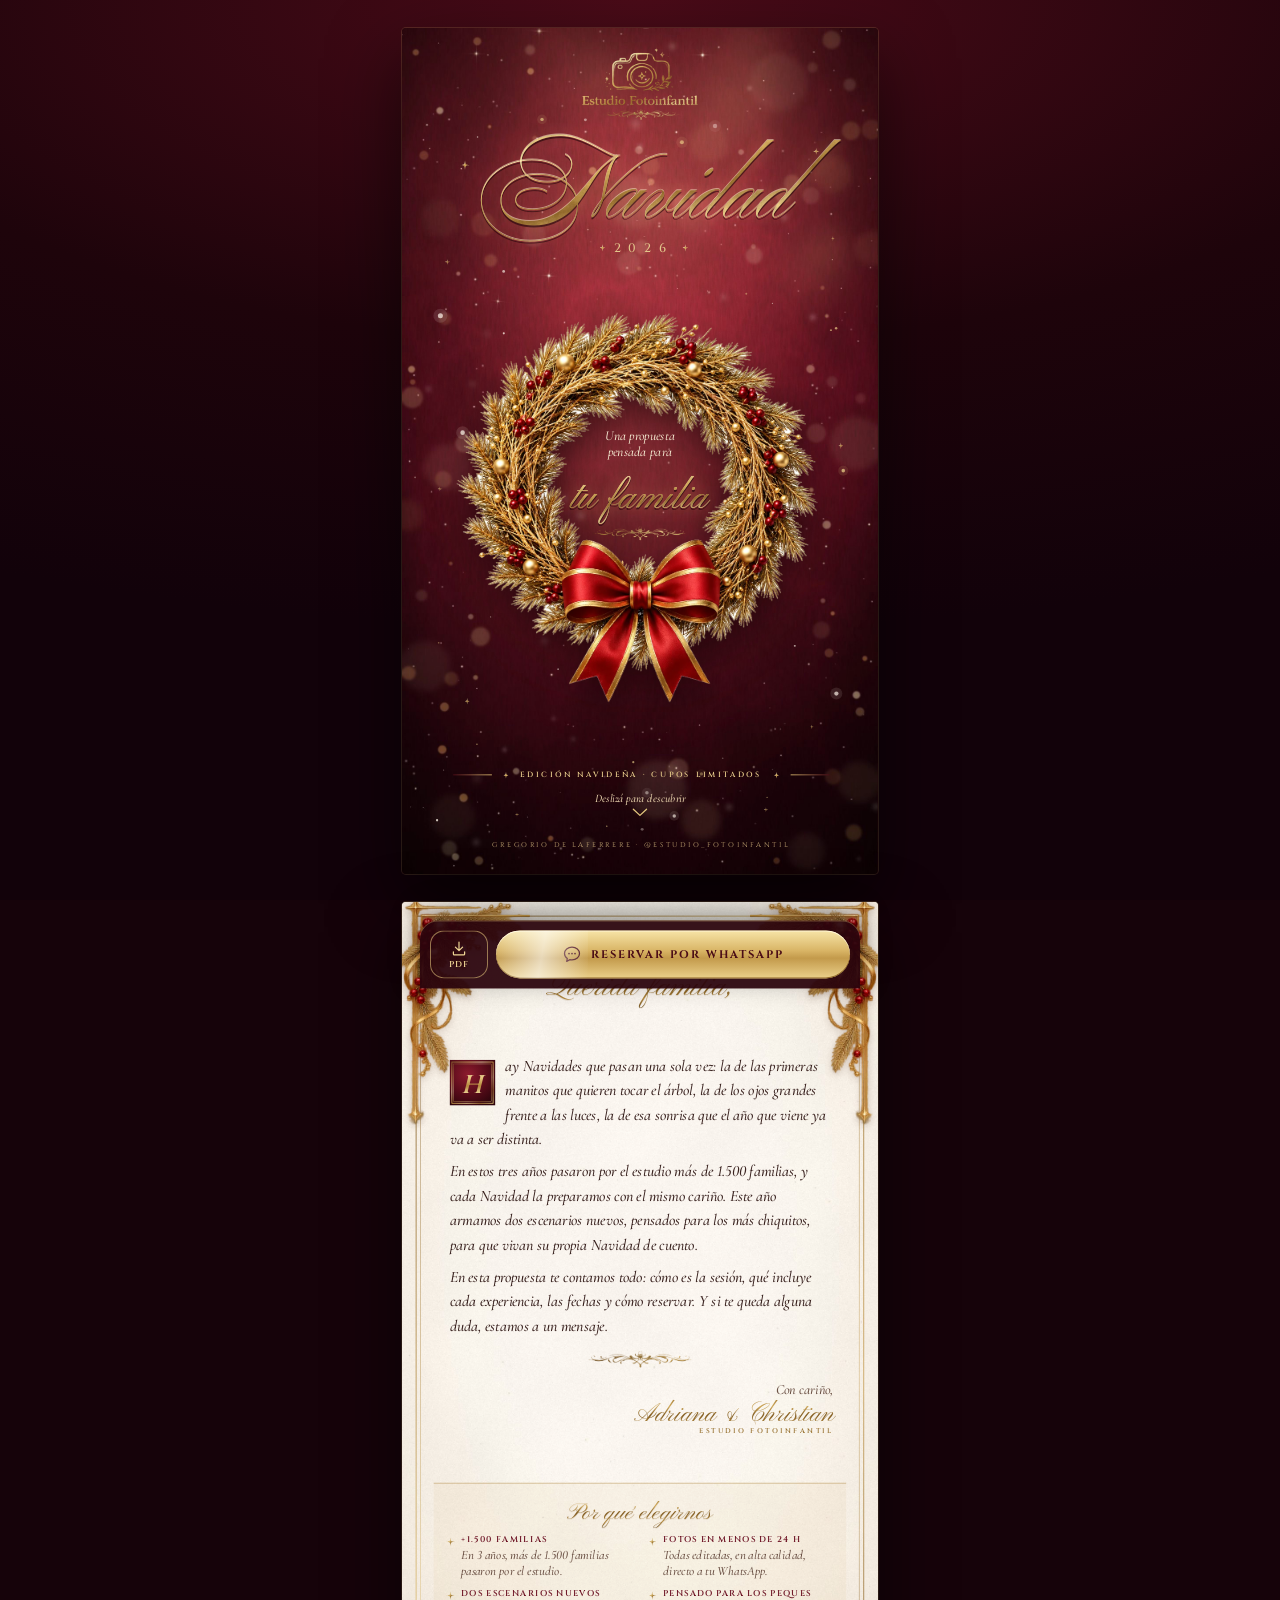
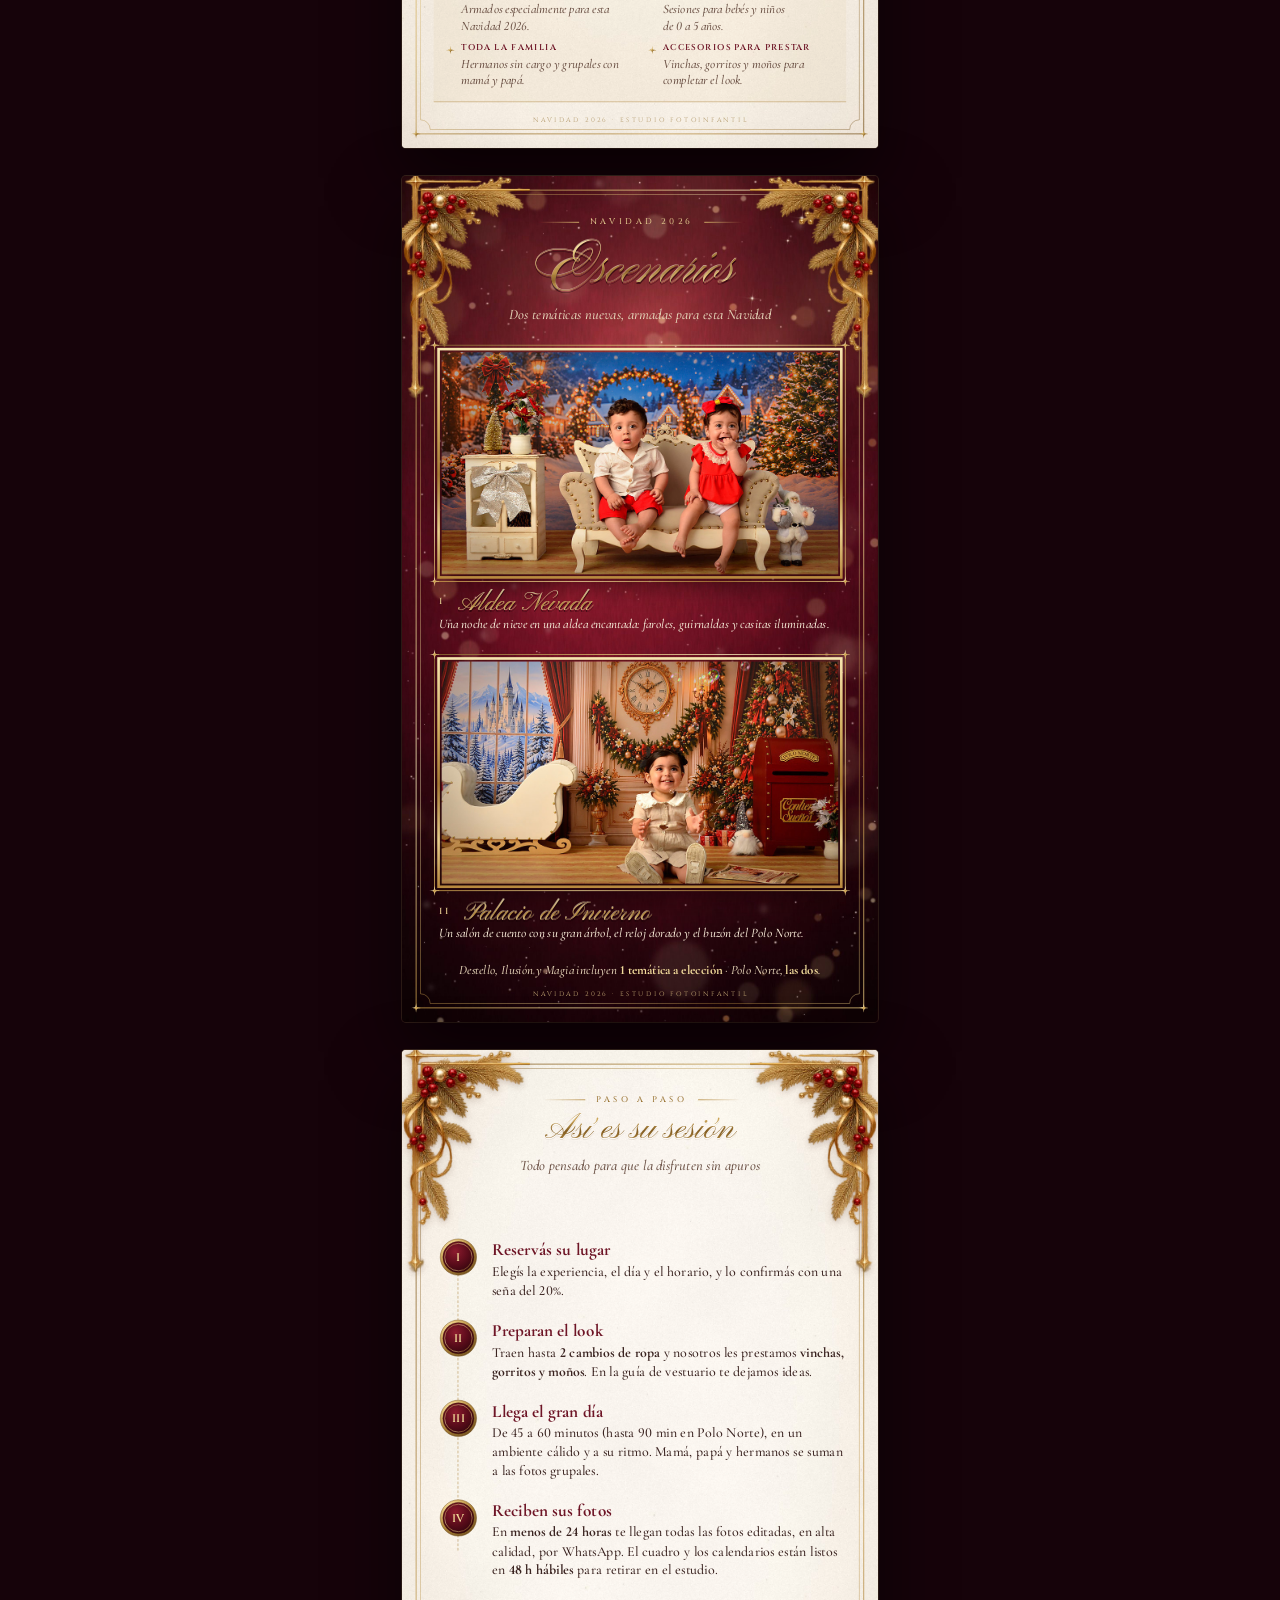
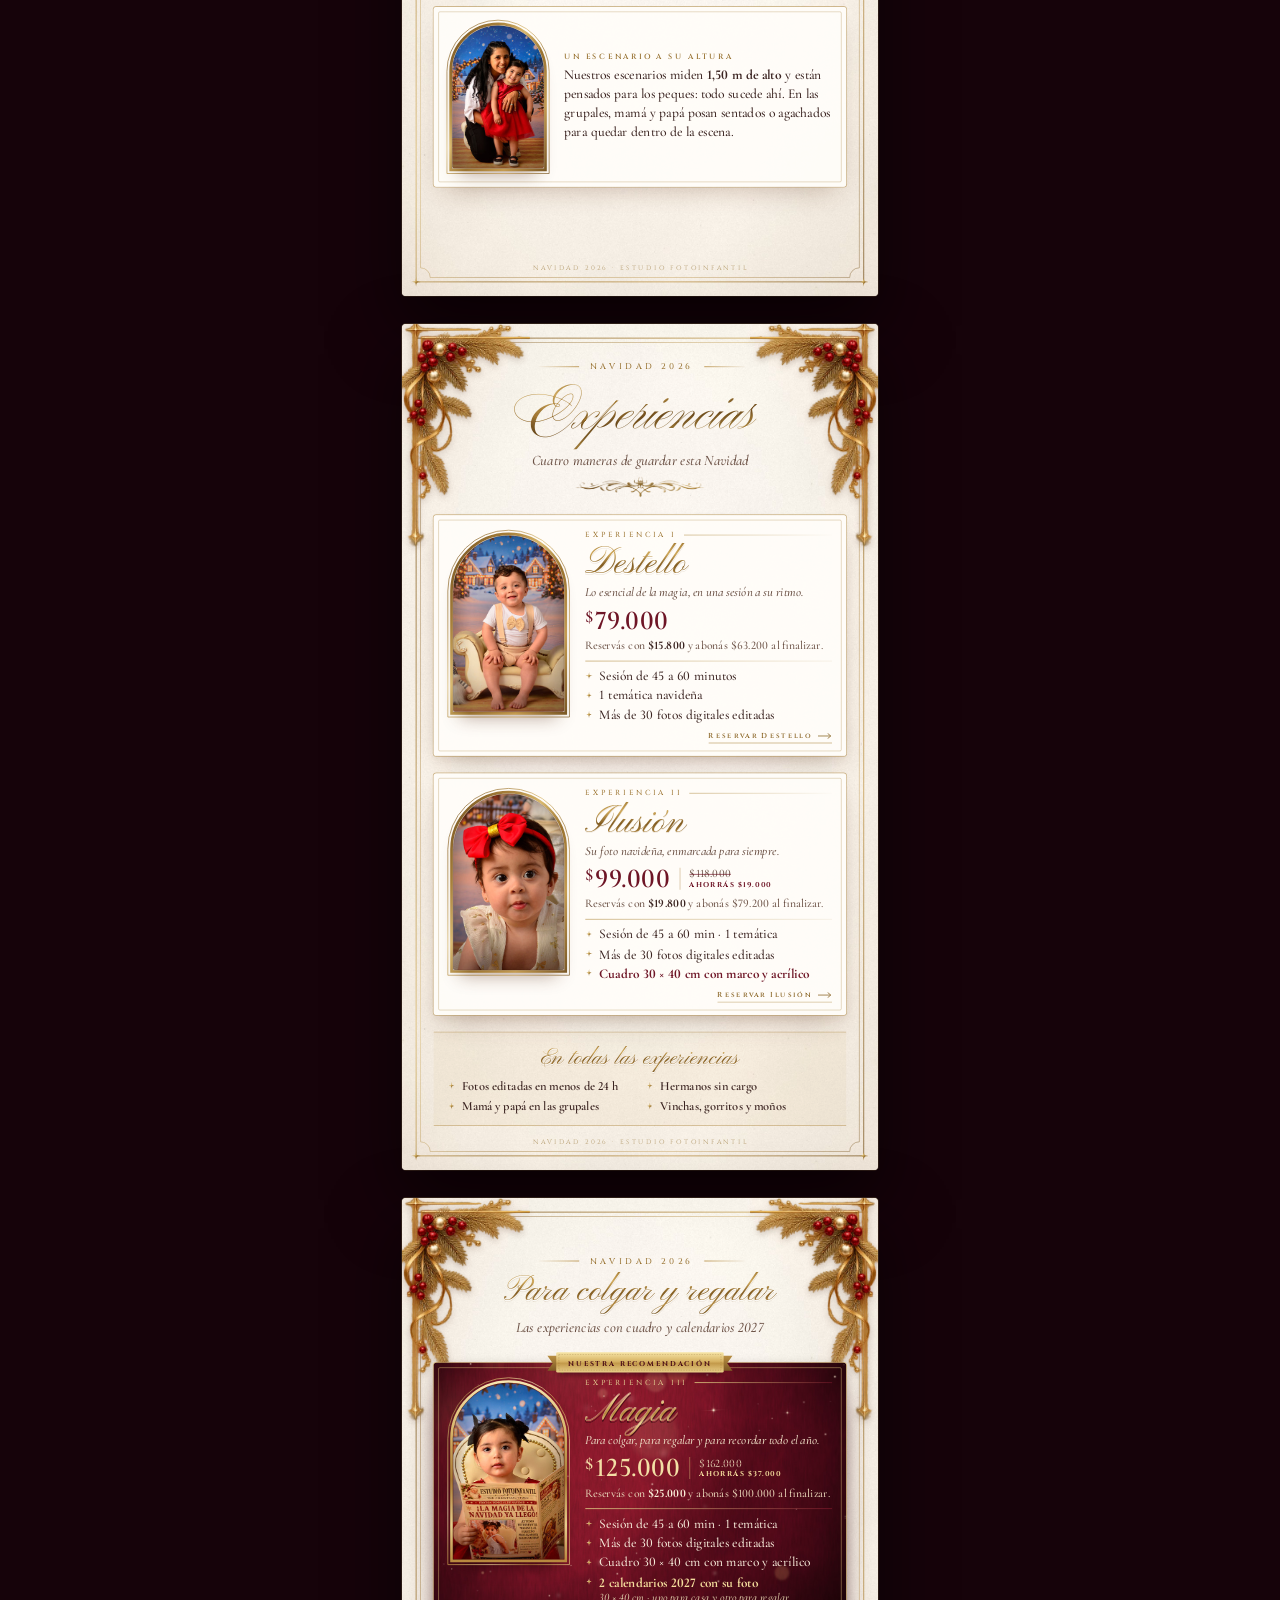
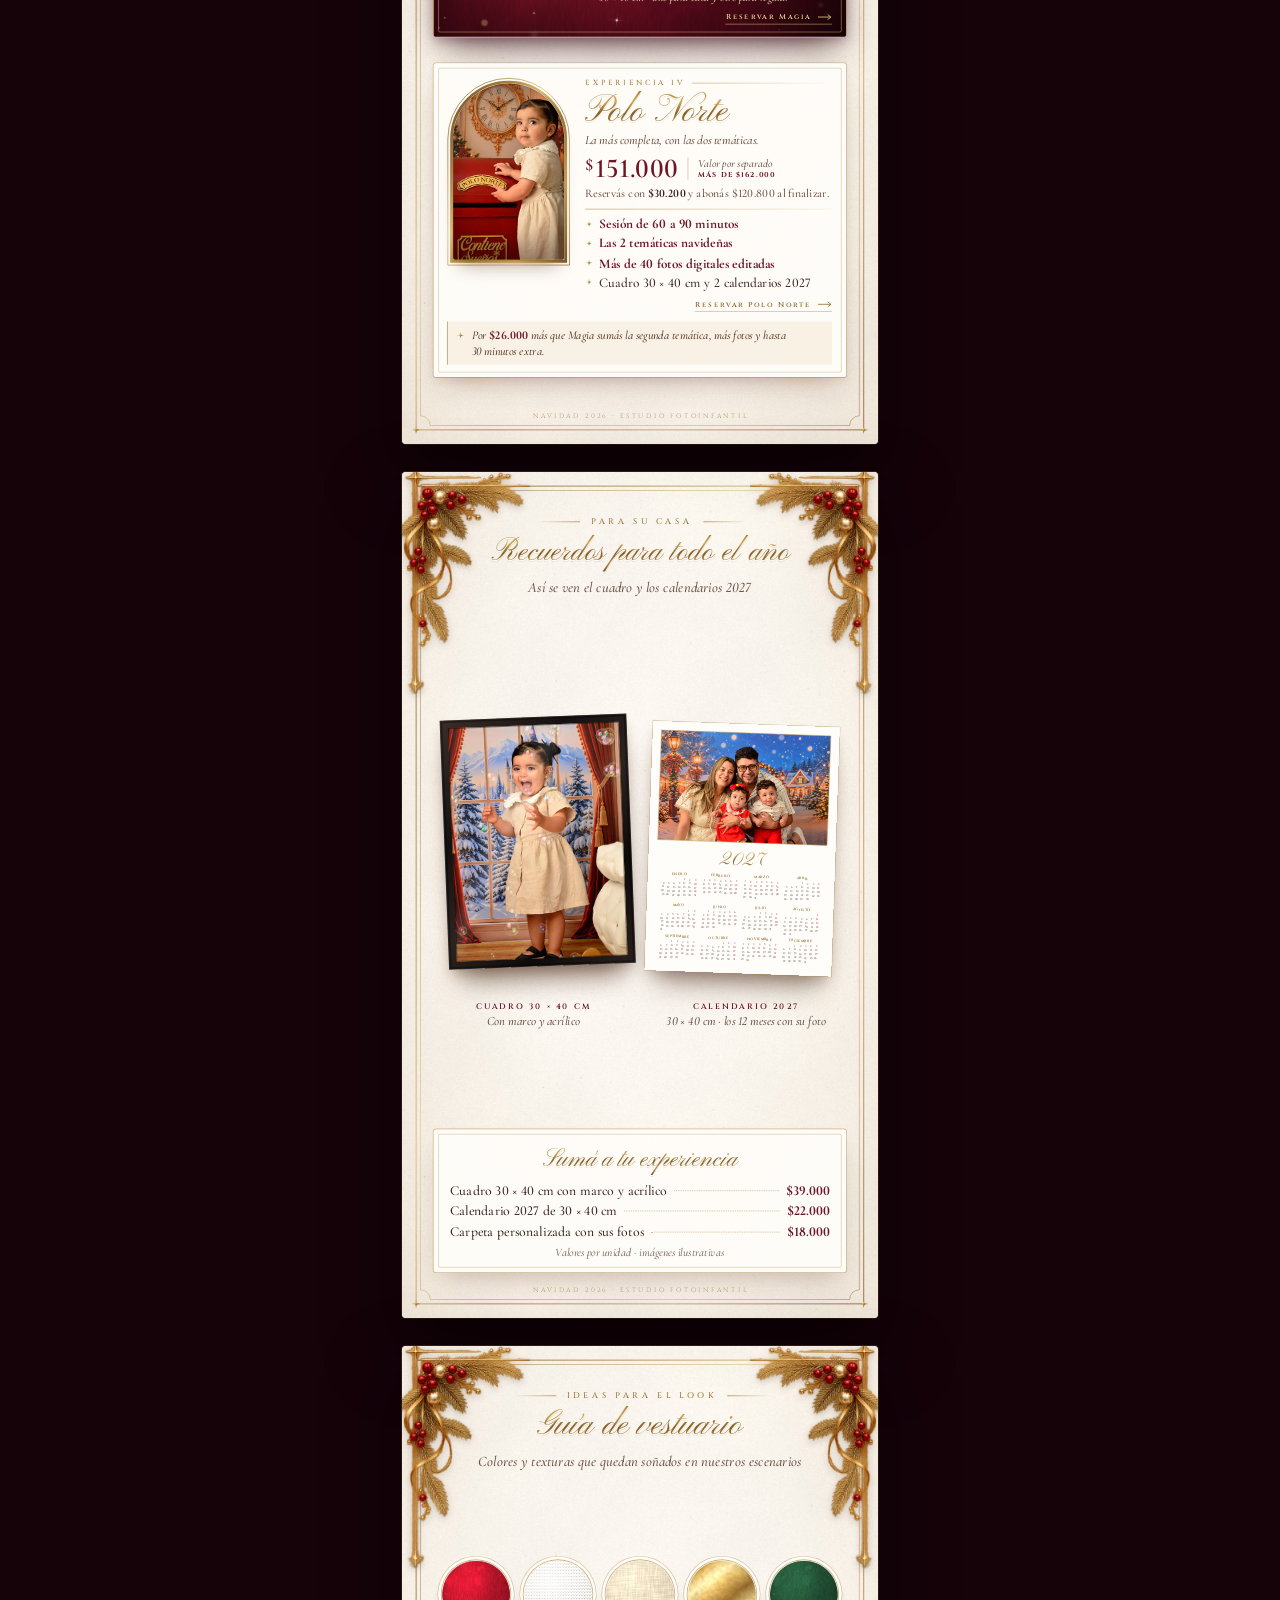
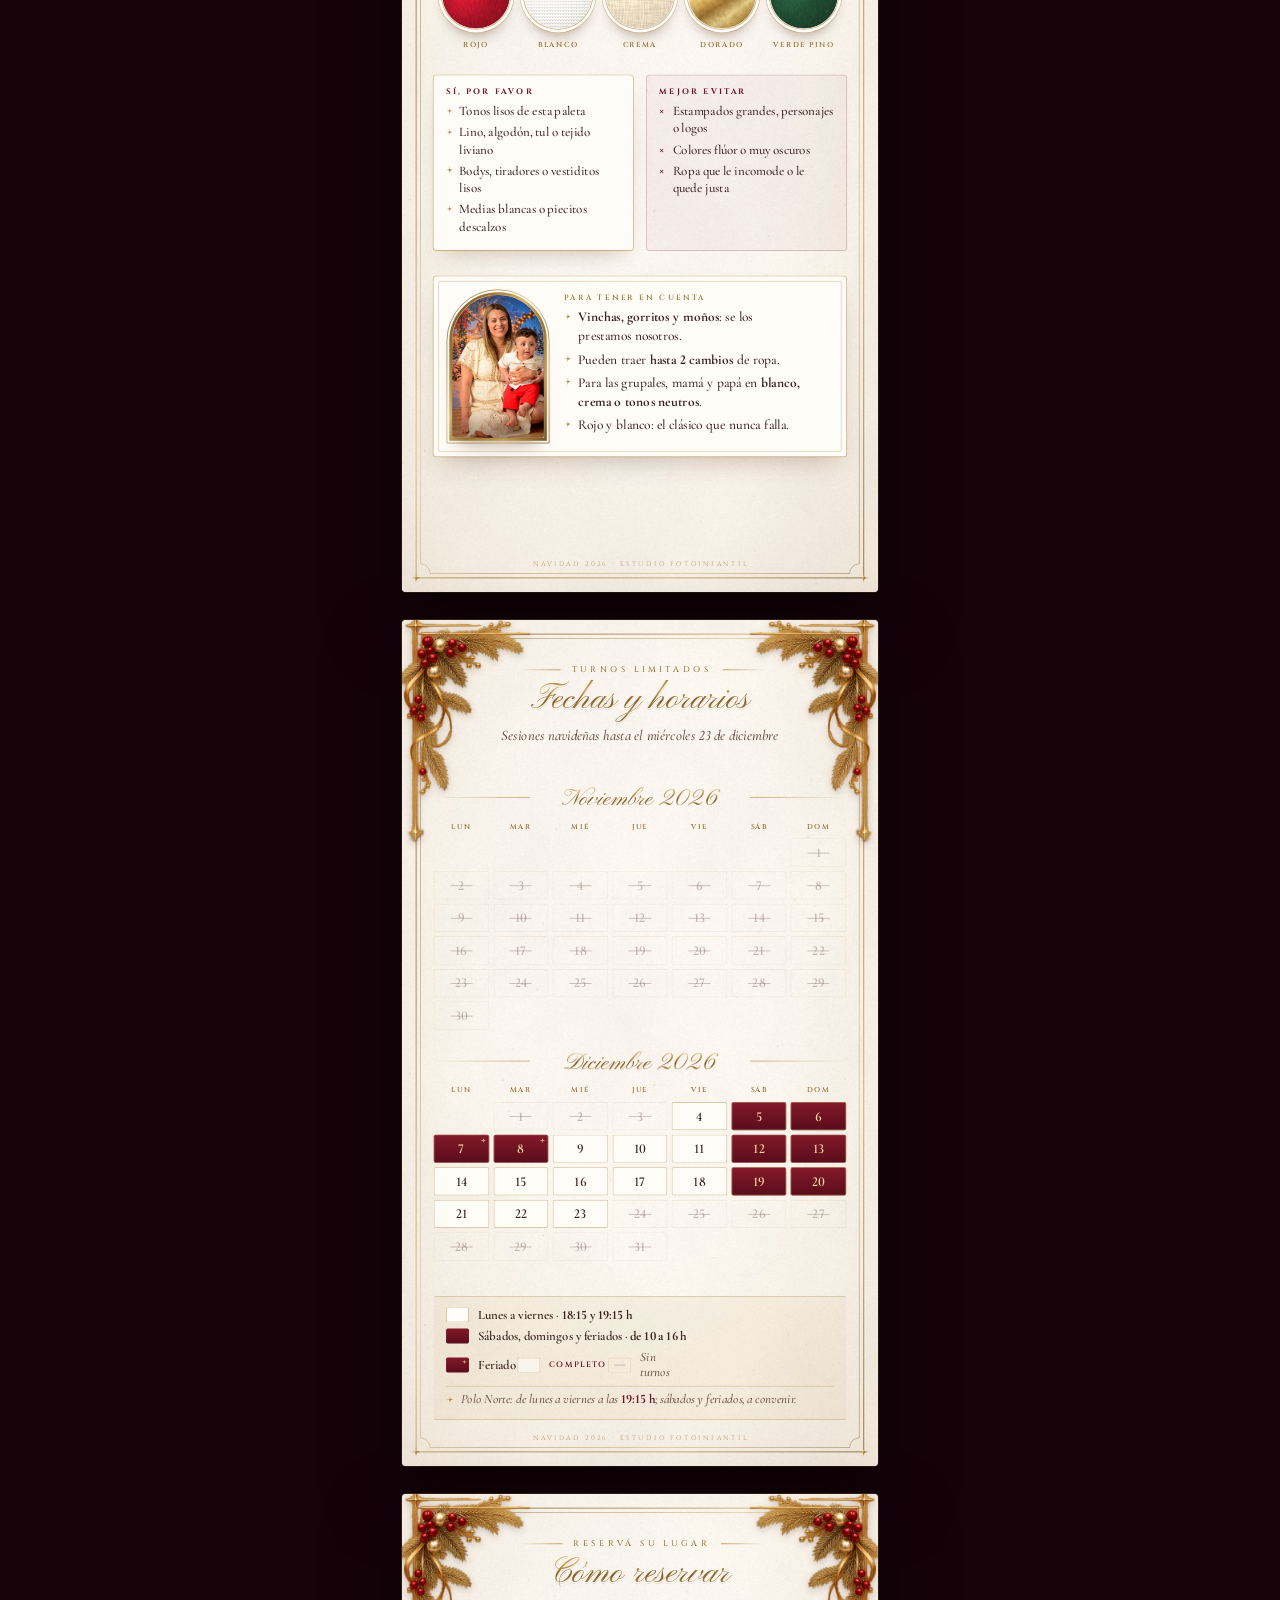
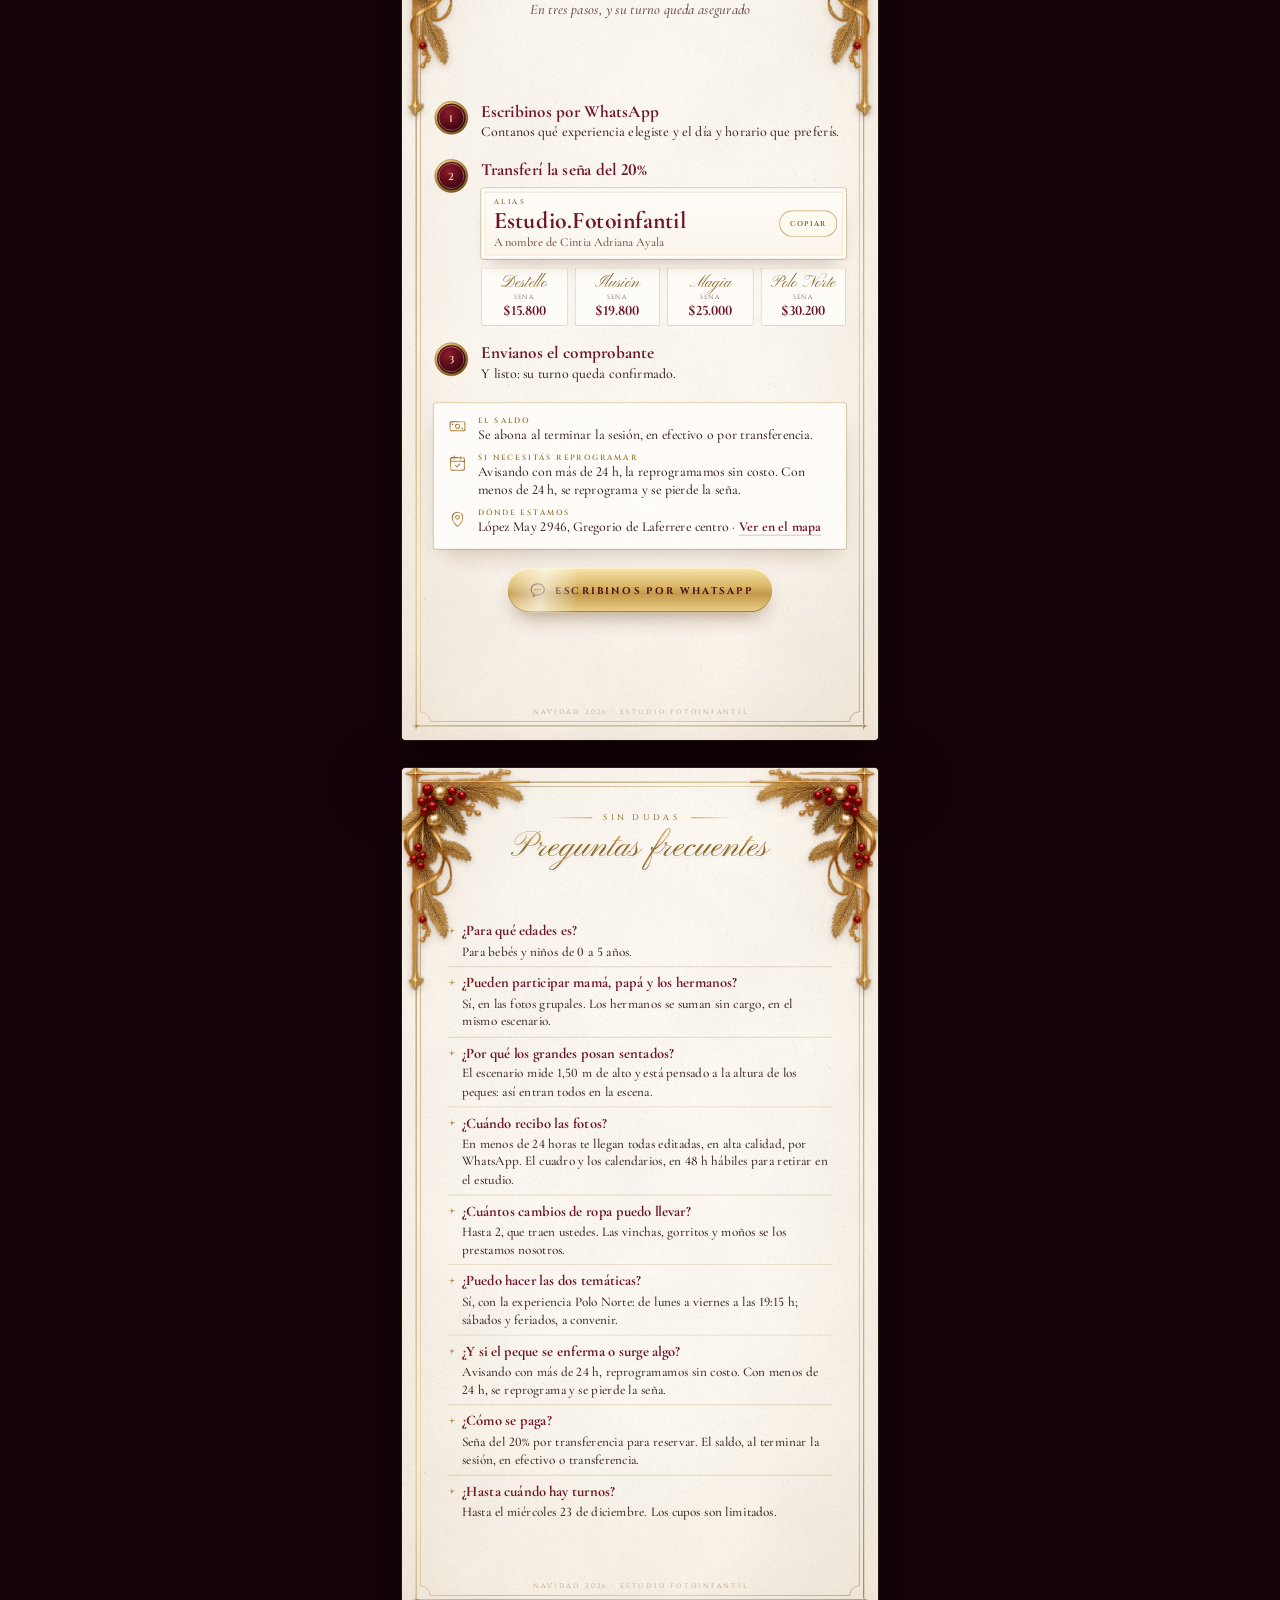
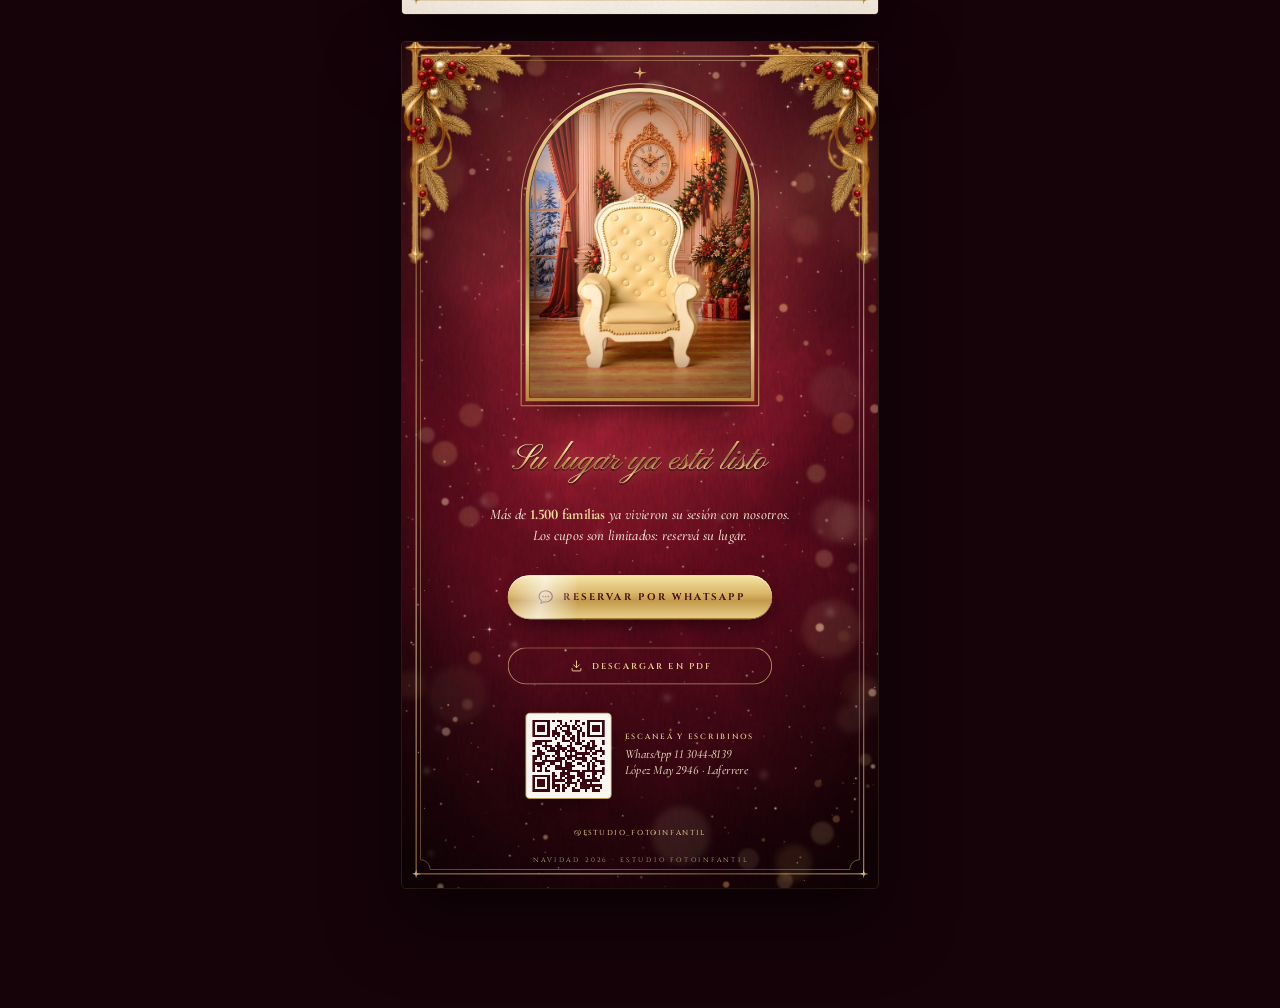
<file: navidad/index.html>
<!doctype html>
<html lang="es" class="no-js">
<head>
<meta charset="utf-8">
<meta name="viewport" content="width=device-width, initial-scale=1, viewport-fit=cover">
<title>Navidad 2026 · Una propuesta para tu familia · Estudio Fotoinfantil</title>
<meta name="description" content="Sesiones de fotos navideñas 2026 en Estudio Fotoinfantil, Gregorio de Laferrere. Dos escenarios nuevos, cuatro experiencias y cupos limitados.">
<meta name="theme-color" content="#3b0812">
<meta property="og:type" content="website">
<meta property="og:locale" content="es_AR">
<meta property="og:site_name" content="Estudio Fotoinfantil">
<meta property="og:title" content="Navidad 2026 · Una propuesta pensada para tu familia">
<meta property="og:description" content="Sesiones navideñas en Estudio Fotoinfantil · Cupos limitados">
<meta property="og:image" content="https://estudiofotoinfantil.github.io/WebEstudio/navidad/og.jpg?v=774e1493">
<meta property="og:image:width" content="1200">
<meta property="og:image:height" content="630">
<meta property="og:url" content="https://estudiofotoinfantil.github.io/WebEstudio/navidad/">
<meta name="twitter:card" content="summary_large_image">
<link rel="icon" type="image/png" href="assets/favicon.png?v=774e1493">
<link rel="apple-touch-icon" href="assets/apple-touch-icon.png?v=774e1493">
<link rel="preload" href="fonts/pinyon-script-latin-400-normal.woff2" as="font" type="font/woff2" crossorigin>
<link rel="preload" href="fonts/ballet-static-400.woff2" as="font" type="font/woff2" crossorigin>
<link rel="preload" href="fonts/cormorant-garamond-latin-500-italic.woff2" as="font" type="font/woff2" crossorigin>
<script>
(function () {
  var d = document.documentElement;
  d.className = d.className.replace('no-js', 'js');
  if (/[?&]_pdfbg=1/.test(location.search)) d.classList.add('pdfbg');
  function k() {
    var w = d.clientWidth || window.innerWidth, h = window.innerHeight, z;
    if (d.classList.contains('pdfbg')) z = 1;
    else if (w < 700) z = w / 540;
    else z = Math.min(w * 0.92 / 540, h * 0.94 / 960, 1.6);
    d.style.setProperty('--k', z);
  }
  k();
  window.addEventListener('resize', k);
  window.addEventListener('load', k);   // al aparecer la barra de scroll (PC) cambia el ancho útil
  if (window.ResizeObserver) new ResizeObserver(function () { requestAnimationFrame(k); }).observe(d);
  window.__fitK = k;
})();
</script>
<script>window.NAV_V='774e1493';</script>
<script src="config.js?v=774e1493"></script>
<style>
@font-face{font-family:"Ballet";src:url(fonts/ballet-static-400.woff2) format("woff2");font-weight:400;font-display:block}
@font-face{font-family:"Pinyon";src:url(fonts/pinyon-script-latin-400-normal.woff2) format("woff2");font-display:block}
@font-face{font-family:"Cinzel";font-weight:400;src:url(fonts/cinzel-latin-400-normal.woff2) format("woff2");font-display:block}
@font-face{font-family:"Cinzel";font-weight:500;src:url(fonts/cinzel-latin-500-normal.woff2) format("woff2");font-display:block}
@font-face{font-family:"Cinzel";font-weight:600;src:url(fonts/cinzel-latin-600-normal.woff2) format("woff2");font-display:block}
@font-face{font-family:"Cinzel";font-weight:700;src:url(fonts/cinzel-latin-700-normal.woff2) format("woff2");font-display:block}
@font-face{font-family:"Cormorant";font-weight:400;src:url(fonts/cormorant-garamond-latin-400-normal.woff2) format("woff2");font-display:block}
@font-face{font-family:"Cormorant";font-weight:500;src:url(fonts/cormorant-garamond-latin-500-normal.woff2) format("woff2");font-display:block}
@font-face{font-family:"Cormorant";font-weight:600;src:url(fonts/cormorant-garamond-latin-600-normal.woff2) format("woff2");font-display:block}
@font-face{font-family:"Cormorant";font-weight:700;src:url(fonts/cormorant-garamond-latin-700-normal.woff2) format("woff2");font-display:block}
@font-face{font-family:"Cormorant";font-weight:400;font-style:italic;src:url(fonts/cormorant-garamond-latin-400-italic.woff2) format("woff2");font-display:block}
@font-face{font-family:"Cormorant";font-weight:500;font-style:italic;src:url(fonts/cormorant-garamond-latin-500-italic.woff2) format("woff2");font-display:block}
@font-face{font-family:"Cormorant";font-weight:600;font-style:italic;src:url(fonts/cormorant-garamond-latin-600-italic.woff2) format("woff2");font-display:block}

:root{--k:1;--ink:#3a2320;--ink-soft:#6c5246;--wine:#6e1526;--cream:#f3e6d3;--cream-soft:#e2d0b5;--gold-txt:#9a7535}
*{box-sizing:border-box;margin:0;padding:0}
html{-webkit-text-size-adjust:100%;text-size-adjust:100%}
body{background:#16030a;font-family:"Cormorant",serif;color:#3b2420;text-rendering:optimizeLegibility;-webkit-font-smoothing:antialiased;font-variant-numeric:lining-nums;overflow-x:hidden}
a{text-decoration:none;color:inherit}
button{font:inherit;color:inherit;background:none;border:0;cursor:pointer}
[hidden]{display:none!important}
p,.tx,.a,.d,.desc,.gtext,.body-t,.tag,.t{text-wrap:pretty}

/* ---------- book: fixed 540x960 pages scaled to the screen ---------- */
.book{display:flex;flex-direction:column;align-items:center}
.pw{position:relative;width:calc(540px * var(--k));height:calc(960px * var(--k));overflow:hidden;flex:none}
.pw.pw-paper{background:#efe6d8}
.pw.pw-velvet{background:#2a050c}
.pw>.page{position:absolute;left:0;top:0;transform:scale(var(--k));transform-origin:0 0}
@media (min-width:700px){
  body{background:#16030a radial-gradient(120% 70% at 50% 0%,#4a0b18 0%,#1e040b 55%,#12020a 100%) fixed}
  .book{gap:28px;padding:28px 0 120px}
  .pw{border-radius:4px;box-shadow:0 30px 70px rgba(0,0,0,.55),0 0 0 1px rgba(216,182,110,.18)}
}
html.pdfbg body{background:#000}
html.pdfbg .book{gap:0;padding:0}
html.pdfbg .pw{box-shadow:none;border-radius:0}
html.pdfbg .web-only,html.pdfbg .shine{display:none!important}
html.pdfbg [data-slot],html.pdfbg [data-line]{visibility:hidden}

.page{width:540px;height:960px;position:relative;z-index:0;overflow:hidden}
.bg{position:absolute;inset:0;z-index:-2;background-size:cover;background-position:center}
svg.ft{display:block;overflow:hidden}

.eyebrow{font-family:"Cinzel";font-weight:500;font-size:9.4px;letter-spacing:.42em;text-transform:uppercase;display:flex;align-items:center;justify-content:center;gap:12px;padding-left:.42em}
.eyebrow .rule{display:block;width:46px;height:1px}
.on-paper .eyebrow{color:var(--gold-txt)}
.on-paper .eyebrow .rule{background:linear-gradient(90deg,#f4ede2,#b8914a)}
.on-paper .eyebrow .rule.r{background:linear-gradient(270deg,#f4ede2,#b8914a)}
.on-velvet .eyebrow{color:#dcc28a}
.on-velvet .eyebrow .rule{background:linear-gradient(90deg,#5a0d1b,#d9b96e)}
.on-velvet .eyebrow .rule.r{background:linear-gradient(270deg,#5a0d1b,#d9b96e)}

/* ================================ COVER ================================ */
.cover .bg{background-image:url(assets/velvet_cover2.jpg)}
.cv-logo{position:absolute;left:50%;top:22px;width:132px;margin-left:-66px}
.cv-title{position:absolute;left:0;top:92px}
.cv-year{position:absolute;top:240px;left:0;right:0;text-align:center;font-family:"Cinzel";font-weight:500;font-size:14px;letter-spacing:.64em;color:#e3c98d;display:flex;justify-content:center;align-items:center;gap:8px;padding-left:.64em}
.cv-year svg{width:9px;height:9px;margin-top:-1px}
.wreath{position:absolute;left:62px;top:323px;width:410px;filter:drop-shadow(0 16px 20px rgba(14,0,4,.55))}
.cv-pre{position:absolute;left:0;right:0;top:453px;text-align:center;font-family:"Cormorant";font-style:italic;font-weight:500;font-size:15.5px;line-height:1.25;color:#eedfc8}
.cv-name{position:absolute;left:0;top:489px}
.cv-flo{position:absolute;left:50%;top:565px;width:104px;margin-left:-52px}
.cv-ed{position:absolute;left:0;right:0;top:842px;display:flex;justify-content:center;align-items:center;gap:12px;font-family:"Cinzel";font-weight:600;font-size:8.6px;letter-spacing:.34em;color:#e2c788;padding-left:.34em}
.cv-ed .rule{width:44px;height:1px;background:linear-gradient(90deg,#4a0915,#d9b96e)}
.cv-ed .rule.r{background:linear-gradient(270deg,#4a0915,#d9b96e)}
.cv-ed svg{width:8px;height:8px}
.cv-foot{position:absolute;bottom:28px;left:0;right:0;text-align:center;font-family:"Cinzel";font-size:7.8px;letter-spacing:.34em;padding-left:.34em;color:#cdb07a}
.sparkle{position:absolute}
.hint{position:absolute;left:0;right:0;top:866px;display:flex;flex-direction:column;align-items:center;gap:3px;font-family:"Cormorant";font-style:italic;font-weight:500;font-size:13px;color:#e8d3ad}
.hint svg{width:18px;height:10px}
canvas.snow{position:absolute;left:0;top:0;width:540px;height:960px;z-index:-1;pointer-events:none}

/* ================================ GENERIC PAGES ================================ */
.paper .bg{background-image:url(assets/paper.jpg)}
.velvet .bg{background-image:url(assets/velvet_page2.jpg)}
svg.pframe{position:absolute;inset:0;width:540px;height:960px}
.acorner{position:absolute;width:150px;height:260px;filter:drop-shadow(0 3px 4px rgba(60,20,5,.22))}
.flow{position:absolute;left:36px;right:36px;display:flex;flex-direction:column;justify-content:space-between}
.mid{flex:1;display:flex;flex-direction:column;justify-content:center;min-height:0}
.p-head{text-align:center}
.p-head .ftw{display:flex;justify-content:center;margin-top:-6px;margin-bottom:3px}
.p-head .sub{font-family:"Cormorant";font-style:italic;font-weight:500;font-size:16.5px;color:var(--ink-soft)}
.on-velvet .p-head .sub{color:var(--cream-soft)}
.p-head .flo{display:block;margin:8px auto 0;width:146px}
.fitline{white-space:nowrap}
.p-head .sub.fitline{padding:0 34px}
.p-foot{position:absolute;left:0;right:0;bottom:27px;text-align:center;font-family:"Cinzel";font-size:7.4px;letter-spacing:.36em;padding-left:.36em;color:#b39a6c}
.velvet .p-foot{color:#c9ad78}
.body-t{font-family:"Cormorant";font-weight:500;font-size:15.4px;line-height:1.4;color:var(--ink)}
.star-li{position:relative;padding-left:16px}
.star-li>svg{position:absolute;left:0;top:5px;width:8.5px;height:8.5px}

/* ---------- arch photo ---------- */
.cph{position:relative}
.cph .ph{position:absolute;overflow:hidden;background-size:cover;background-position:center}
.cph svg{position:absolute;left:0;top:0;overflow:visible}

/* ---------- pack card ---------- */
.card{position:relative;border-radius:3px;padding:16px 16px 14px 15px}
.card .row{display:flex;gap:17px}
.card.light{background:rgba(255,253,249,.95);box-shadow:0 0 0 1px rgba(176,138,70,.55),0 18px 30px -12px rgba(90,45,20,.32),0 4px 10px rgba(90,45,20,.08)}
.card::before{content:"";position:absolute;inset:5px;border:.6px solid rgba(176,138,70,.34);border-radius:2px;pointer-events:none}
.card.velvet{background:url(assets/velvet_card.jpg) center/cover;box-shadow:0 0 0 1px rgba(216,182,110,.85),0 22px 38px -12px rgba(48,4,12,.7),0 5px 12px rgba(48,4,12,.25)}
.card.velvet::before{border-color:rgba(222,190,120,.5)}
.card .body{flex:1;min-width:0;display:flex;flex-direction:column}
.card .num{font-family:"Cinzel";font-weight:500;font-size:8.4px;letter-spacing:.38em;color:#a07a39;display:flex;align-items:center;gap:8px;margin-top:1px}
.card .num::after{content:"";flex:1;height:1px;background:linear-gradient(90deg,#d2bc90,#fdfaf5)}
.card.velvet .num{color:#dcc28a}
.card.velvet .num::after{background:linear-gradient(90deg,#d8bb78,#5e1020)}
.card .pname{margin:-4px 0 -6px -3px}
.card .tag{font-family:"Cormorant";font-style:italic;font-weight:500;font-size:14.4px;line-height:1.25;color:var(--ink-soft);margin-top:1px}
.card.velvet .tag{color:#ecdcc4}
.price{display:flex;align-items:center;gap:11px;margin-top:7px}
.price .amt{font-family:"Cormorant";font-weight:600;font-size:31px;line-height:1;letter-spacing:.01em;color:var(--wine)}
.card.velvet .price .amt{color:#f3dfa6}
.price .cur{font-size:.6em;vertical-align:.42em;margin-right:1px;font-weight:600}
.save{display:flex;flex-direction:column;justify-content:center;line-height:1.12;padding-left:10px;border-left:1px solid rgba(176,138,70,.45)}
.save s{font-family:"Cormorant";font-weight:500;font-size:13px;color:var(--ink-soft);text-decoration-color:rgba(110,21,38,.75);text-decoration-thickness:1px}
.save .lab{font-family:"Cormorant";font-style:italic;font-weight:500;font-size:12.6px;color:var(--ink-soft)}
.save b{font-family:"Cinzel";font-weight:700;font-size:8px;letter-spacing:.16em;color:var(--wine);margin-top:2px}
.card.velvet .save{border-left-color:rgba(222,190,120,.5)}
.card.velvet .save s,.card.velvet .save .lab{color:#e2cdb0}
.card.velvet .save b{color:#f3dc9c}
.dep{font-family:"Cormorant";font-weight:500;font-size:13.3px;line-height:1.3;color:var(--ink-soft);margin-top:5px}
.dep b{font-weight:700;color:var(--ink)}
.card.velvet .dep{color:#e7d3b6}
.card.velvet .dep b{color:#fbefd9}
.hair{height:1px;margin:8px 0 7px;background:linear-gradient(90deg,#ccb27f,#f6f0e5)}
.card.velvet .hair{background:linear-gradient(90deg,#d9bd7c,#6d1424)}
ul.inc{list-style:none}
ul.inc li{position:relative;padding-left:16px;font-family:"Cormorant";font-weight:500;font-size:15.2px;line-height:1.26;margin:0 0 3px;color:var(--ink)}
ul.inc li>svg{position:absolute;left:0;top:4.5px;width:8.5px;height:8.5px}
ul.inc li.new{font-weight:700;color:var(--wine)}
ul.inc li .note{display:block;font-style:italic;font-weight:500;font-size:13px;color:var(--ink-soft);margin-top:-1px}
.card.velvet ul.inc li{color:#f6ead9}
.card.velvet ul.inc li.new{color:#f3dc9c}
.card.velvet ul.inc li .note{color:#dcc6a6}
.cta{align-self:flex-end;margin-top:auto;font-family:"Cinzel";font-weight:600;font-size:8.2px;letter-spacing:.26em;color:#8e6a2c;display:flex;align-items:center;gap:7px;padding:6px 0 2px;border-bottom:1px solid rgba(176,138,70,.55)}
.cta svg{width:16px;height:7px}
.card.velvet .cta{color:#ecd08e;border-bottom-color:rgba(236,208,142,.6)}
.ribbon{position:absolute;left:50%;top:-14px;width:214px;height:30px;margin-left:-107px;overflow:visible}
.upgrade{margin-top:11px;padding:7px 11px 7px 27px;position:relative;font-family:"Cormorant";font-style:italic;font-weight:500;font-size:13.6px;line-height:1.3;color:#5b3c2c;background:rgba(201,162,89,.12);border-left:1.5px solid rgba(176,138,70,.75)}
.upgrade>svg{position:absolute;left:10px;top:11px;width:9px;height:9px}
.upgrade b{font-style:normal;font-weight:700;color:var(--wine)}
.allinc{padding:9px 16px 12px;text-align:center;background:rgba(201,162,89,.075);border-top:1px solid rgba(176,138,70,.45);border-bottom:1px solid rgba(176,138,70,.45)}
.allinc .ftw{display:flex;justify-content:center}
.allinc .grid{display:grid;grid-template-columns:1fr 1fr;gap:5px 14px;margin-top:5px;text-align:left}
.allinc .it{position:relative;padding-left:16px;font-family:"Cormorant";font-weight:600;font-size:14.2px;line-height:1.25;color:var(--ink)}
.allinc .it>svg{position:absolute;left:0;top:4px;width:8.5px;height:8.5px}

/* ---------- letter ---------- */
.greet{display:flex;justify-content:center;margin:2px 0 -2px}
.letter{font-family:"Cormorant";font-style:italic;font-weight:500;font-size:18px;line-height:1.54;color:var(--ink);text-align:left;padding:0 18px}
.letter p+p{margin-top:9px}
.ini{float:left;width:52px;height:52px;margin:6px 11px 0 0}
.ini svg{width:52px;height:52px;display:block}
.lflo{display:block;width:118px;margin:2px auto 0}
.sign{text-align:right;padding-right:14px;margin-top:2px}
.sign .c{font-family:"Cormorant";font-style:italic;font-weight:500;font-size:16px;color:var(--ink-soft)}
.sign .n{display:flex;justify-content:flex-end;margin:-8px -6px -10px 0}
.sign .s{font-family:"Cinzel";font-weight:600;font-size:7.8px;letter-spacing:.32em;color:var(--gold-txt)}
.why{padding:12px 14px 14px;background:rgba(201,162,89,.075);border-top:1px solid rgba(176,138,70,.45);border-bottom:1px solid rgba(176,138,70,.45)}
.why .ftw{display:flex;justify-content:center;margin-bottom:6px}
.why .grid{display:grid;grid-template-columns:1fr 1fr;gap:10px 18px}
.why .it{position:relative;padding-left:17px}
.why .it>svg{position:absolute;left:0;top:3px;width:10px;height:10px}
.why .t{font-family:"Cinzel";font-weight:600;font-size:9.6px;letter-spacing:.14em;color:var(--wine);line-height:1.3}
.why .d{font-family:"Cormorant";font-style:italic;font-weight:500;font-size:14.6px;line-height:1.28;color:var(--ink-soft);margin-top:2px}

/* ---------- themes (velvet) ---------- */
.theme .tph{position:relative;width:468px;height:270px}
.theme .tph .ph{position:absolute;inset:9px;background-size:cover;background-position:center;box-shadow:0 18px 30px -8px rgba(20,0,5,.7)}
.theme .tph svg{position:absolute;left:0;top:0;width:468px;height:270px;overflow:visible}
.theme .cap{display:flex;align-items:center;gap:12px;margin-top:6px;padding:0 6px}
.theme .cap .n{font-family:"Cinzel";font-weight:600;font-size:10px;letter-spacing:.3em;color:#dcc28a;white-space:nowrap}
.theme .cap .nm{flex:0 0 auto;margin:-6px 0 -8px}
.theme .desc{font-family:"Cormorant";font-style:italic;font-weight:500;font-size:14.8px;line-height:1.3;color:var(--cream);padding:0 6px}
.vnote{text-align:center;font-family:"Cormorant";font-style:italic;font-weight:500;font-size:14.6px;color:var(--cream-soft)}
.vnote b{font-style:normal;font-weight:700;color:#f3dc9c}

/* ---------- steps ---------- */
.steps{position:relative;padding-left:6px}
.steps::before{content:"";position:absolute;left:27px;top:26px;bottom:34px;border-left:1px dashed rgba(176,138,70,.6)}
.step{display:flex;gap:16px;align-items:flex-start;position:relative}
.step+.step{margin-top:20px}
.medal svg{display:block}
.step .tt{font-family:"Cormorant";font-weight:700;font-size:19.5px;color:var(--wine);line-height:1.2;margin-top:3px}
.step .tx{font-family:"Cormorant";font-weight:500;font-size:15.8px;line-height:1.36;color:var(--ink);margin-top:2px}
.step .tx b{font-weight:700}
.boxh{display:flex;gap:16px;align-items:center;padding:14px 16px 14px 14px;border-radius:3px;position:relative;background:rgba(255,253,249,.95);box-shadow:0 0 0 1px rgba(176,138,70,.55),0 16px 28px -12px rgba(90,45,20,.3)}
.boxh::before{content:"";position:absolute;inset:5px;border:.6px solid rgba(176,138,70,.34);border-radius:2px;pointer-events:none}
.boxh .k{font-family:"Cinzel";font-weight:600;font-size:8.6px;letter-spacing:.32em;color:var(--gold-txt)}
.tips,.tips li{list-style:none}

/* ---------- products ---------- */
.mock{position:relative;height:332px}
.mk{position:absolute;width:212px;height:283px}
.frame30{position:absolute;inset:0;padding:9px;background:linear-gradient(135deg,#3a2e29 0%,#151010 30%,#2d2420 52%,#0e0a09 75%,#2a211d 100%);box-shadow:inset 0 0 0 1px rgba(255,255,255,.10),inset 0 0 0 3px rgba(0,0,0,.35),0 26px 30px -14px rgba(70,35,15,.6),0 8px 14px -4px rgba(70,35,15,.3)}
.frame30 .img{position:absolute;inset:9px;background-size:cover;background-position:center;box-shadow:inset 0 0 0 1px rgba(0,0,0,.4)}
.cal27{position:absolute;inset:0;box-shadow:0 0 0 .6px rgba(176,138,70,.5),0 26px 30px -14px rgba(70,35,15,.5),0 8px 14px -4px rgba(70,35,15,.25)}
.cal27 svg{width:212px;height:283px;display:block}
.mlab{display:grid;grid-template-columns:1fr 1fr;text-align:center;gap:14px}
.mlab .k{font-family:"Cinzel";font-weight:600;font-size:9px;letter-spacing:.26em;color:var(--wine)}
.mlab .d{font-family:"Cormorant";font-style:italic;font-weight:500;font-size:14.4px;color:var(--ink-soft);margin-top:2px}
.extras{padding:12px 18px 14px;border-radius:3px;position:relative;background:rgba(255,253,249,.95);box-shadow:0 0 0 1px rgba(176,138,70,.55),0 16px 28px -12px rgba(90,45,20,.3)}
.extras::before{content:"";position:absolute;inset:5px;border:.6px solid rgba(176,138,70,.34);border-radius:2px;pointer-events:none}
.extras .ftw{display:flex;justify-content:center;margin-bottom:4px}
.xrow{display:flex;align-items:baseline;gap:8px;font-family:"Cormorant";font-weight:500;font-size:15.6px;color:var(--ink);line-height:1.5}
.xrow .dots{flex:1;border-bottom:1px dotted rgba(176,138,70,.6);transform:translateY(-4px)}
.xrow .pr{font-weight:700;color:var(--wine)}
.xnote{text-align:center;font-family:"Cormorant";font-style:italic;font-size:13px;color:var(--ink-soft);margin-top:4px}

/* ---------- gift (velvet) ---------- */
.giftwrap{position:relative;height:384px}
.tc{position:absolute;width:256px;height:350px}
.tcard{position:absolute;inset:0;border-radius:3px;background:#fbf6ee url(assets/paper.jpg) center/cover;padding:12px 12px 10px;box-shadow:0 26px 34px -12px rgba(14,0,4,.75),0 6px 14px rgba(14,0,4,.35)}
.tcard .inner{position:absolute;inset:10px;border:.6px solid rgba(176,138,70,.5)}
.tcard .tph{height:250px;border-radius:113px 113px 2px 2px;background-size:cover;background-position:center;box-shadow:inset 0 0 0 2px #fbf6ee,0 0 0 1px rgba(176,138,70,.7)}
.tcard .tt{display:flex;justify-content:center;margin-top:6px}
.tcard .nm{text-align:center;font-family:"Cinzel";font-weight:600;font-size:8px;letter-spacing:.34em;color:var(--gold-txt);margin-top:3px;padding-left:.34em}
.gbow{position:absolute;left:252px;top:-30px;width:190px;transform:rotate(8deg);filter:drop-shadow(0 8px 8px rgba(14,0,4,.5))}
.gtext{text-align:center;font-family:"Cormorant";font-style:italic;font-weight:500;font-size:17.6px;line-height:1.42;color:var(--cream);padding:0 24px}
.gtext b{font-style:normal;font-weight:700;color:#f3dc9c}

/* ---------- wardrobe ---------- */
.swatches{display:flex;justify-content:space-between;padding:0 6px}
.sw{width:84px;text-align:center}
.sw .c{width:78px;height:78px;margin:0 auto;border-radius:50%;background-size:cover;position:relative;box-shadow:0 0 0 1px rgba(176,138,70,.65),0 0 0 4px #fffdf9,0 0 0 4.8px rgba(176,138,70,.45),0 12px 16px -6px rgba(80,40,20,.45)}
.sw .l{font-family:"Cinzel";font-weight:600;font-size:8.2px;letter-spacing:.2em;color:var(--gold-txt);margin-top:12px}
.dd{display:flex;gap:16px}
.dd .col{flex:1;padding:12px 14px 12px;border-radius:3px;position:relative}
.dd .col.yes{background:rgba(255,253,249,.95);box-shadow:0 0 0 1px rgba(176,138,70,.55),0 14px 24px -12px rgba(90,45,20,.28)}
.dd .col.no{background:rgba(110,21,38,.035);box-shadow:0 0 0 1px rgba(110,21,38,.25)}
.dd .h{font-family:"Cinzel";font-weight:700;font-size:9px;letter-spacing:.28em;color:var(--wine);margin-bottom:7px}
.dd li{list-style:none;position:relative;padding-left:15px;font-family:"Cormorant";font-weight:500;font-size:14.8px;line-height:1.3;color:var(--ink);margin-bottom:5px}
.dd li>svg{position:absolute;left:0;top:4.5px;width:8px;height:8px}
.dd .no li .x{position:absolute;left:0;top:-1px;font-family:"Cormorant";font-weight:700;font-size:15px;color:var(--wine)}

/* ---------- calendars ---------- */
.cal .mh{display:flex;align-items:center;gap:10px;margin-bottom:5px}
.cal .mh .rule{flex:1;height:1px;background:linear-gradient(90deg,#c6aa72,#f4ede2)}
.cal .mh .rule.l{background:linear-gradient(270deg,#c6aa72,#f4ede2)}
.cal .grid{display:grid;grid-template-columns:repeat(7,1fr);gap:5px}
.cal .dow{text-align:center;font-family:"Cinzel";font-weight:600;font-size:8px;letter-spacing:.18em;color:var(--gold-txt);padding:2px 0 3px}
.cal .d{position:relative;height:32px;border-radius:2px;display:flex;align-items:center;justify-content:center;font-family:"Cormorant";font-weight:600;font-size:15.5px}
.cal .d.wk{background:rgba(255,253,249,.92);box-shadow:inset 0 0 0 .8px rgba(176,138,70,.6);color:var(--ink)}
.cal .d.we,.cal .d.fe{background:linear-gradient(180deg,#83192b,#5a0c1a);color:#f3dc9c;box-shadow:inset 0 0 0 .8px rgba(222,190,120,.55)}
.cal .d.off{background:none;color:rgba(108,82,70,.38);box-shadow:inset 0 0 0 .6px rgba(176,138,70,.18)}
.cal .d.off::after{content:"";position:absolute;left:30%;right:30%;top:50%;border-top:.8px solid rgba(108,82,70,.35)}
.cal .d.off .fs{display:none}
.cal .d.full{background:rgba(255,253,249,.6);box-shadow:inset 0 0 0 .8px rgba(176,138,70,.35);color:rgba(108,82,70,.5)}
.cal .d.full::after{content:"COMPLETO";position:absolute;left:0;right:0;bottom:2px;text-align:center;font-family:"Cinzel";font-weight:600;font-size:5.6px;letter-spacing:.12em;color:var(--wine)}
.cal .d.full span{transform:translateY(-4px)}
.cal .d.full .fs{display:none}
.cal .d .fs{position:absolute;right:3px;top:3px;width:7px;height:7px}
.legend{display:flex;flex-direction:column;gap:7px;padding:12px 14px;border-radius:3px;background:rgba(201,162,89,.075);border-top:1px solid rgba(176,138,70,.45);border-bottom:1px solid rgba(176,138,70,.45)}
.lg{display:flex;align-items:center;gap:10px;font-family:"Cormorant";font-weight:600;font-size:14.6px;color:var(--ink)}
.lg .k{flex:0 0 26px;height:17px;border-radius:2px;position:relative}
.lg .k.wk{background:#fffdf9;box-shadow:inset 0 0 0 .8px rgba(176,138,70,.7)}
.lg .k.we{background:linear-gradient(180deg,#83192b,#5a0c1a)}
.lg .k.off{box-shadow:inset 0 0 0 .6px rgba(176,138,70,.3)}
.lg .k.off::after{content:"";position:absolute;left:28%;right:28%;top:50%;border-top:.8px solid rgba(108,82,70,.4)}
.lg .k.fullk{box-shadow:inset 0 0 0 .8px rgba(176,138,70,.5);background:rgba(255,253,249,.6)}
.lg .k svg{position:absolute;right:2px;top:2px;width:6px;height:6px}
.lg i{font-weight:500;color:var(--ink-soft)}
.lg .ck{font-family:"Cinzel";font-size:9px;letter-spacing:.14em;color:var(--wine)}
.lgrow{display:flex;gap:28px}
.lg.pn{gap:8px;font-weight:500;color:var(--ink-soft);font-style:italic;padding-top:6px;border-top:1px solid rgba(176,138,70,.3);align-items:flex-start;line-height:1.3}
.lg.pn>svg{flex:0 0 9px;width:9px;height:9px;margin-top:4px}
.lg.pn b{font-style:normal;color:var(--wine)}

/* ---------- reserve ---------- */
.rstep{display:flex;gap:14px;align-items:flex-start}
.rstep+.rstep{margin-top:18px}
.rstep .tt{font-family:"Cormorant";font-weight:700;font-size:19.5px;color:var(--wine);line-height:1.2;margin-top:2px}
.rstep .tx{font-family:"Cormorant";font-weight:500;font-size:15.8px;line-height:1.35;color:var(--ink);margin-top:1px}
.alias{position:relative;margin:9px 0 2px;padding:10px 14px 11px;border-radius:3px;background:linear-gradient(180deg,#fffdf9,#fbf5ea);box-shadow:0 0 0 1px rgba(176,138,70,.6),inset 0 0 0 4px #fffdf9,inset 0 0 0 4.6px rgba(176,138,70,.3),0 14px 22px -12px rgba(90,45,20,.3)}
.alias .k{font-family:"Cinzel";font-weight:600;font-size:8px;letter-spacing:.3em;color:var(--gold-txt)}
.alias .v{font-family:"Cormorant";font-weight:700;font-size:27px;color:var(--wine);letter-spacing:.01em;line-height:1.15}
.alias .o{font-family:"Cormorant";font-weight:500;font-size:14px;color:var(--ink-soft)}
.alias .copy{position:absolute;right:10px;top:50%;margin-top:-15px;height:30px;padding:0 12px;border-radius:15px;font-family:"Cinzel";font-weight:600;font-size:8px;letter-spacing:.18em;color:#7a5622;box-shadow:inset 0 0 0 1px rgba(176,138,70,.7);background:#fffaf0}
.alias .copy.ok{color:#2f6b3a;box-shadow:inset 0 0 0 1px rgba(47,107,58,.6)}
.senas{display:grid;grid-template-columns:repeat(4,1fr);gap:8px;margin-top:10px}
.sena{text-align:center;padding:8px 4px 7px;border-radius:2px;background:rgba(255,253,249,.92);box-shadow:inset 0 0 0 .8px rgba(176,138,70,.55)}
.sena .n{font-family:"Pinyon";font-size:19px;line-height:1.1;color:#8a6427}
.sena .v{font-family:"Cormorant";font-weight:700;font-size:16.5px;color:var(--wine)}
.sena .k{font-family:"Cinzel";font-size:7px;letter-spacing:.2em;color:var(--ink-soft)}
.info{position:relative;display:flex;flex-direction:column;gap:11px;padding:14px 16px;border-radius:3px;background:rgba(255,253,249,.95);box-shadow:0 0 0 1px rgba(176,138,70,.55),0 16px 28px -12px rgba(90,45,20,.3)}
.info .r{display:flex;gap:12px;align-items:flex-start}
.info .r .ic{flex:0 0 22px;height:22px;margin-top:1px}
.info .r .ic svg{width:22px;height:22px}
.info .r .h{font-family:"Cinzel";font-weight:600;font-size:8.6px;letter-spacing:.26em;color:var(--gold-txt)}
.info .r .t{font-family:"Cormorant";font-weight:500;font-size:15.6px;line-height:1.32;color:var(--ink)}
.info .r .t a{color:var(--wine);font-weight:700;border-bottom:1px solid rgba(110,21,38,.35)}

/* ---------- faq ---------- */
.faq{display:flex;flex-direction:column;gap:8px;padding:0 16px}
.qa{padding-bottom:7px;border-bottom:1px solid rgba(176,138,70,.28)}
.qa:last-child{border-bottom:0;padding-bottom:0}
.qa .q{font-family:"Cormorant";font-weight:700;font-size:16.6px;line-height:1.25;color:var(--wine);position:relative;padding-left:16px}
.qa .q>svg{position:absolute;left:0;top:5px;width:9px;height:9px}
.qa .a{font-family:"Cormorant";font-weight:500;font-size:15px;line-height:1.36;color:var(--ink);padding-left:16px;margin-top:2px}

/* ---------- closing (velvet) ---------- */
.carch{position:relative;width:272px;height:368px;margin:0 auto}
.carch .ph{position:absolute;left:11px;top:11px;right:11px;bottom:11px;border-radius:125px 125px 3px 3px;overflow:hidden;background-size:cover;background-position:center;box-shadow:0 22px 34px -10px rgba(14,0,4,.75)}
.carch svg{position:absolute;left:0;top:0;width:272px;height:368px;overflow:visible}
.ctext{text-align:center;font-family:"Cormorant";font-style:italic;font-weight:500;font-size:16.6px;line-height:1.42;color:var(--cream)}
.ctext span{display:block}
.ctext b{font-style:normal;font-weight:700;color:#f3dc9c}
.btn{position:relative;overflow:hidden;display:flex;align-items:center;justify-content:center;gap:10px;margin:0 auto;width:300px;height:50px;border-radius:25px;
  background:linear-gradient(180deg,#f7e5a8 0%,#d9b566 42%,#c39a4b 58%,#ebd08a 100%);box-shadow:inset 0 1px 0 #fff6d8,inset 0 -1px 0 #8a6224,0 12px 22px -8px rgba(14,0,4,.65);
  font-family:"Cinzel";font-weight:700;font-size:11px;letter-spacing:.24em;color:#4a0c16;padding-left:.24em}
.paper .btn{box-shadow:inset 0 1px 0 #fff6d8,inset 0 -1px 0 #8a6224,0 12px 22px -8px rgba(90,45,20,.45)}
.btn svg{width:20px;height:20px;flex:none}
.btn2{display:flex;align-items:center;justify-content:center;gap:9px;margin:0 auto;width:300px;height:42px;border-radius:21px;box-shadow:inset 0 0 0 1px rgba(222,190,120,.75);font-family:"Cinzel";font-weight:600;font-size:9.6px;letter-spacing:.24em;color:#f0d796;padding-left:.24em}
.btn2 svg{width:16px;height:16px}
.qrrow{display:flex;align-items:center;justify-content:center;gap:16px}
.qr{position:relative;width:96px;height:96px;padding:7px;border-radius:4px;background:#fbf6ee;box-shadow:0 0 0 1px rgba(216,182,110,.8),0 12px 20px -8px rgba(14,0,4,.6)}
.qr svg{width:82px;height:82px;display:block}
.qrt{font-family:"Cormorant";font-style:italic;font-weight:500;font-size:14.4px;line-height:1.35;color:var(--cream-soft);max-width:220px}
.qrt b{font-style:normal;font-family:"Cinzel";font-weight:600;font-size:8.6px;letter-spacing:.24em;color:#dcc28a;display:block;margin-bottom:3px}
.contact{text-align:center;font-family:"Cinzel";font-weight:500;font-size:8.2px;letter-spacing:.2em;line-height:1.9;color:#dcc28a}
.pill{display:inline-flex;align-items:center;gap:8px;padding:6px 14px;border-radius:14px;box-shadow:0 0 0 .8px rgba(222,190,120,.7);font-family:"Cormorant";font-style:italic;font-weight:600;font-size:14px;color:#f3dc9c}
.pill svg{width:9px;height:9px}

/* ================================ WEB-ONLY UI ================================ */
.sbar{position:fixed;left:50%;bottom:0;z-index:20;display:flex;gap:8px;align-items:center;width:min(94vw,440px);transform:translate(-50%,130%);padding:10px 10px calc(10px + env(safe-area-inset-bottom));border-radius:18px 18px 0 0;
  background:rgba(43,5,13,.94);box-shadow:0 -10px 30px rgba(0,0,0,.4),inset 0 1px 0 rgba(222,190,120,.35);transition:transform .45s cubic-bezier(.2,.8,.2,1)}
.sbar.on{transform:translate(-50%,0)}
.sbar .sb-wa{flex:1;display:flex;align-items:center;justify-content:center;gap:9px;height:48px;border-radius:24px;background:linear-gradient(180deg,#f7e5a8 0%,#d9b566 42%,#c39a4b 58%,#ebd08a 100%);box-shadow:inset 0 1px 0 #fff6d8,inset 0 -1px 0 #8a6224;
  font-family:"Cinzel";font-weight:700;font-size:11px;letter-spacing:.18em;color:#4a0c16;position:relative;overflow:hidden}
.sbar .sb-wa svg{width:20px;height:20px}
.sbar .sb-pdf{flex:none;display:flex;flex-direction:column;align-items:center;justify-content:center;width:58px;height:48px;border-radius:14px;box-shadow:inset 0 0 0 1px rgba(222,190,120,.6);color:#f0d796;font-family:"Cinzel";font-weight:600;font-size:8.5px;letter-spacing:.14em}
.sbar .sb-pdf svg{width:18px;height:18px;margin-bottom:2px}

.pdfov{position:fixed;inset:0;z-index:40;display:flex;align-items:center;justify-content:center;padding:24px;background:rgba(14,2,6,.82);-webkit-backdrop-filter:blur(6px);backdrop-filter:blur(6px)}
.pdfbox{position:relative;width:min(100%,360px);padding:28px 24px 24px;border-radius:14px;text-align:center;background:#2a050d url(assets/velvet_card.jpg) center/cover;box-shadow:0 0 0 1px rgba(222,190,120,.7),0 30px 60px rgba(0,0,0,.6)}
.pdfbox .t1{font-family:"Pinyon";font-size:34px;line-height:1.2;color:#ecd08e}
.pdfbox .t2{font-family:"Cormorant";font-style:italic;font-weight:500;font-size:17px;color:#ecdcc4;margin-top:4px;min-height:24px}
.pdfbar{height:6px;border-radius:3px;background:rgba(255,255,255,.12);margin:16px 6px 4px;overflow:hidden}
.pdfbar i{display:block;height:100%;width:0;border-radius:3px;background:linear-gradient(90deg,#c39a4b,#f7e5a8);transition:width .3s}
.pdfacts{display:flex;flex-direction:column;gap:10px;margin-top:16px}
.pdfacts .btn{width:100%;height:48px;font-size:10.5px}
.pdfacts .btn2{width:100%;height:42px}
.pdfx{position:absolute;right:8px;top:6px;width:36px;height:36px;font-size:26px;line-height:36px;color:#ecd08e}

.toast{position:fixed;left:50%;top:18px;z-index:50;transform:translate(-50%,-160%);opacity:0;visibility:hidden;padding:10px 18px;border-radius:20px;background:#2a050d;color:#f3dc9c;font-family:"Cormorant";font-style:italic;font-weight:600;font-size:16px;box-shadow:0 0 0 1px rgba(222,190,120,.6),0 10px 24px rgba(0,0,0,.45);transition:transform .35s,opacity .35s,visibility .35s}
.toast.on{transform:translate(-50%,0);opacity:1;visibility:visible}

/* ---------- micro animations (screen only, never in the PDF render) ---------- */
@keyframes tw{0%,100%{opacity:.25;transform:scale(.7)}50%{opacity:1;transform:scale(1)}}
@keyframes sh{0%{transform:translateX(-160%) skewX(-18deg)}55%,100%{transform:translateX(460%) skewX(-18deg)}}
@keyframes bob{0%,100%{transform:translateY(0);opacity:.55}50%{transform:translateY(5px);opacity:1}}
@keyframes breathe{0%,100%{transform:scale(1)}50%{transform:scale(1.012)}}
html.anim .sparkle{animation:tw 3.4s ease-in-out infinite;animation-delay:var(--d,0s);transform-origin:50% 50%}
html.anim .btn::before,html.anim .sbar .sb-wa::before{content:"";position:absolute;top:0;bottom:0;left:0;width:26%;background:linear-gradient(100deg,rgba(255,255,255,0),rgba(255,255,255,.6),rgba(255,255,255,0));animation:sh 4.6s ease-in-out infinite;pointer-events:none}
html.anim .hint svg{animation:bob 1.8s ease-in-out infinite}
html.anim .wreath{animation:breathe 7s ease-in-out infinite}
html.anim .rv{opacity:0;transform:translateY(16px);transition:opacity .9s ease,transform .9s cubic-bezier(.2,.7,.2,1);transition-delay:calc(var(--i,0) * 90ms)}
html.anim .pw.in .rv{opacity:1;transform:none}
html.anim .cover .rv{transform:translateY(10px) scale(.985)}
html.anim .pw.in.cover-w .rv{transform:none}
@media (prefers-reduced-motion:reduce){html.anim .rv{opacity:1!important;transform:none!important;transition:none}.shine{display:none}}
</style>
</head>
<body>
<svg width="0" height="0" style="position:absolute" aria-hidden="true">
  <defs>
    <linearGradient id="gL" x1="0" y1="0" x2="1" y2="1">
      <stop offset="0" stop-color="#8a6a32"/><stop offset=".2" stop-color="#d7b66a"/><stop offset=".36" stop-color="#f8eab8"/>
      <stop offset=".5" stop-color="#c99b48"/><stop offset=".68" stop-color="#f0d896"/><stop offset=".84" stop-color="#b2833a"/><stop offset="1" stop-color="#e6c97f"/>
    </linearGradient>
    <linearGradient id="gLv" x1="0" y1="0" x2="0" y2="1">
      <stop offset="0" stop-color="#f6e6b0"/><stop offset=".3" stop-color="#d4b063"/><stop offset=".55" stop-color="#a77a33"/><stop offset=".8" stop-color="#e8cf8c"/><stop offset="1" stop-color="#b8893e"/>
    </linearGradient>
    <linearGradient id="gD" x1="0" y1="0" x2="1" y2="1">
      <stop offset="0" stop-color="#6f4d1d"/><stop offset=".25" stop-color="#a8803a"/><stop offset=".42" stop-color="#d9b96f"/>
      <stop offset=".58" stop-color="#9a7330"/><stop offset=".78" stop-color="#c49b50"/><stop offset="1" stop-color="#7d5a26"/>
    </linearGradient>
    <linearGradient id="tL" x1="0" y1="0" x2="0" y2="1">
      <stop offset="0" stop-color="#fcf1c8"/><stop offset=".28" stop-color="#e5c47e"/><stop offset=".52" stop-color="#b6893d"/><stop offset=".74" stop-color="#eed597"/><stop offset="1" stop-color="#c49546"/>
    </linearGradient>
    <linearGradient id="tD" x1="0" y1="0" x2="0" y2="1">
      <stop offset="0" stop-color="#a47c36"/><stop offset=".26" stop-color="#cfa95c"/><stop offset=".52" stop-color="#835d22"/><stop offset=".78" stop-color="#b58c44"/><stop offset="1" stop-color="#70501d"/>
    </linearGradient>
    <linearGradient id="shineG" x1="0" y1="0" x2="1" y2=".35">
      <stop offset="0" stop-color="#fff8e2" stop-opacity="0"/><stop offset=".42" stop-color="#fff8e2" stop-opacity="0"/>
      <stop offset=".5" stop-color="#fffdf4" stop-opacity=".9"/><stop offset=".58" stop-color="#fff8e2" stop-opacity="0"/>
      <stop offset="1" stop-color="#fff8e2" stop-opacity="0"/>
      <animateTransform attributeName="gradientTransform" type="translate" values="-1.3 0;1.3 0;1.3 0" keyTimes="0;.42;1" dur="6s" repeatCount="indefinite"/>
    </linearGradient>
    <filter id="glow" x="-30%" y="-60%" width="160%" height="220%"><feGaussianBlur stdDeviation="9"/></filter>
    <filter id="blur3" x="-20%" y="-40%" width="140%" height="180%"><feGaussianBlur stdDeviation="3"/></filter>
    <radialGradient id="medal" cx="34%" cy="28%" r="80%">
      <stop offset="0" stop-color="#fff4c8"/><stop offset=".3" stop-color="#e6c57c"/><stop offset=".62" stop-color="#b58b40"/><stop offset="1" stop-color="#6e4d1c"/>
    </radialGradient>
    <radialGradient id="wineDisc" cx="40%" cy="32%" r="75%">
      <stop offset="0" stop-color="#8c1b2e"/><stop offset=".55" stop-color="#5a0c1a"/><stop offset="1" stop-color="#2e050c"/>
    </radialGradient>
    <linearGradient id="ribbonG" x1="0" y1="0" x2="0" y2="1">
      <stop offset="0" stop-color="#f7e5a8"/><stop offset=".45" stop-color="#d7b363"/><stop offset=".55" stop-color="#c39a4b"/><stop offset="1" stop-color="#e9cf89"/>
    </linearGradient>
    <linearGradient id="ribbonT" x1="0" y1="0" x2="0" y2="1">
      <stop offset="0" stop-color="#b98f43"/><stop offset="1" stop-color="#7d5823"/>
    </linearGradient>
    <symbol id="star4" viewBox="-1 -1 2 2"><path d="M0,-1 C.09,-.09 .09,-.09 1,0 C.09,.09 .09,.09 0,1 C-.09,.09 -.09,.09 -1,0 C-.09,-.09 -.09,-.09 0,-1Z"/></symbol>
    <symbol id="arrow" viewBox="0 0 16 7"><path d="M0 3.5H14.2M11 .6L14.6 3.5 11 6.4" fill="none" stroke="currentColor" stroke-width=".9"/></symbol>
    <symbol id="chat" viewBox="0 0 24 24"><path d="M12 3.2c-5 0-9 3.4-9 7.7 0 2.4 1.3 4.6 3.4 6l-.8 3.6 3.9-2.2c.8.2 1.6.3 2.5.3 5 0 9-3.4 9-7.7S17 3.2 12 3.2z" fill="none" stroke="currentColor" stroke-width="1.5" stroke-linejoin="round"/><circle cx="8.4" cy="11" r="1.1" fill="currentColor"/><circle cx="12" cy="11" r="1.1" fill="currentColor"/><circle cx="15.6" cy="11" r="1.1" fill="currentColor"/></symbol>
    <symbol id="dl" viewBox="0 0 24 24"><path d="M12 3.5v11.2M7.2 10.2 12 15l4.8-4.8M4.5 16.5v2.8c0 .8.6 1.2 1.2 1.2h12.6c.6 0 1.2-.4 1.2-1.2v-2.8" fill="none" stroke="currentColor" stroke-width="1.6" stroke-linecap="round" stroke-linejoin="round"/></symbol>
    <symbol id="chev" viewBox="0 0 18 10"><path d="M1.5 1.5 9 8.5l7.5-7" fill="none" stroke="#e6c97f" stroke-width="1.4" stroke-linecap="round" stroke-linejoin="round"/></symbol>
    <symbol id="i-pin" viewBox="0 0 24 24"><path d="M12 21.5s-6.5-6.1-6.5-11.2a6.5 6.5 0 0 1 13 0c0 5.1-6.5 11.2-6.5 11.2z" fill="none" stroke="url(#gD)" stroke-width="1.3"/><circle cx="12" cy="10.2" r="2.4" fill="none" stroke="url(#gD)" stroke-width="1.3"/></symbol>
    <symbol id="i-cash" viewBox="0 0 24 24"><rect x="2.8" y="6.5" width="18.4" height="11" rx="1.6" fill="none" stroke="url(#gD)" stroke-width="1.3"/><circle cx="12" cy="12" r="2.6" fill="none" stroke="url(#gD)" stroke-width="1.3"/><path d="M6 9.4v.01M18 14.6v.01" stroke="url(#gD)" stroke-width="1.8" stroke-linecap="round"/></symbol>
    <symbol id="i-cal" viewBox="0 0 24 24"><rect x="3.5" y="5" width="17" height="15.5" rx="1.6" fill="none" stroke="url(#gD)" stroke-width="1.3"/><path d="M3.5 9.6h17M8 3v4M16 3v4" stroke="url(#gD)" stroke-width="1.3" stroke-linecap="round"/><path d="M9.2 14.6l1.9 1.9 3.8-3.9" fill="none" stroke="url(#gD)" stroke-width="1.3" stroke-linecap="round" stroke-linejoin="round"/></symbol>
  </defs>
</svg>























<main class="book" id="book">


<div class="pw pw-velvet cover-w" data-pg="portada">
<section class="page cover">
  <div class="bg"></div>
  <canvas class="snow web-only" aria-hidden="true"></canvas>
  <img class="cv-logo rv" src="assets/logo_foil_light_s.webp" alt="Estudio Fotoinfantil" style="--i:0">
  <div class="cv-title rv" style="--i:1"><svg class="ft" width="540" height="170" viewBox="0 0 540 170" role="img" aria-label="Navidad"><defs><pattern id="fp1" patternUnits="userSpaceOnUse" x="0" y="0" width="540" height="170"><image href="assets/foil_light_tex.jpg" x="0" y="0" width="540" height="170" preserveAspectRatio="none"/></pattern></defs><text x="270.0" y="122" text-anchor="middle" font-family="Ballet" font-size="100" fill="#ffc77e" opacity=".42" filter="url(#glow)">Navidad</text>
  <text x="270.0" y="124.2" text-anchor="middle" font-family="Ballet" font-size="100" fill="#140004" opacity=".55">Navidad</text>
  <text x="270.0" y="121.45" text-anchor="middle" font-family="Ballet" font-size="100" fill="#fff4cf" opacity=".55">Navidad</text>
  <text x="270.0" y="122" text-anchor="middle" font-family="Ballet" font-size="100" fill="url(#fp1)">Navidad</text><text class="shine" x="270.0" y="122" text-anchor="middle" font-family="Ballet" font-size="100" fill="url(#shineG)" opacity=".8">Navidad</text>
</svg></div>
  <div class="cv-year rv" style="--i:2"><svg viewBox="-1 -1 2 2" aria-hidden="true"><use href="#star4" x="-1" y="-1" width="2" height="2" fill="url(#gL)"/></svg>2026<svg viewBox="-1 -1 2 2" aria-hidden="true"><use href="#star4" x="-1" y="-1" width="2" height="2" fill="url(#gL)"/></svg></div>
  <div class="rv" style="--i:3"><img class="wreath" src="assets/wreath_art.webp" alt="Corona navideña dorada"></div>
  
  <svg class="sparkle" aria-hidden="true" style="left:66px;top:150px;width:11px;height:11px;opacity:0.95;--d:0.0s" viewBox="-1 -1 2 2"><use href="#star4" x="-1" y="-1" width="2" height="2" fill="url(#gL)"/></svg>
  
  <svg class="sparkle" aria-hidden="true" style="left:466px;top:136px;width:8px;height:8px;opacity:0.85;--d:0.37s" viewBox="-1 -1 2 2"><use href="#star4" x="-1" y="-1" width="2" height="2" fill="url(#gL)"/></svg>
  
  <svg class="sparkle" aria-hidden="true" style="left:486px;top:236px;width:6px;height:6px;opacity:0.7;--d:0.74s" viewBox="-1 -1 2 2"><use href="#star4" x="-1" y="-1" width="2" height="2" fill="url(#gL)"/></svg>
  
  <svg class="sparkle" aria-hidden="true" style="left:48px;top:262px;width:7px;height:7px;opacity:0.7;--d:1.1099999999999999s" viewBox="-1 -1 2 2"><use href="#star4" x="-1" y="-1" width="2" height="2" fill="url(#gL)"/></svg>
  
  <svg class="sparkle" aria-hidden="true" style="left:40px;top:520px;width:6px;height:6px;opacity:0.6;--d:1.48s" viewBox="-1 -1 2 2"><use href="#star4" x="-1" y="-1" width="2" height="2" fill="url(#gL)"/></svg>
  
  <svg class="sparkle" aria-hidden="true" style="left:494px;top:470px;width:8px;height:8px;opacity:0.75;--d:1.85s" viewBox="-1 -1 2 2"><use href="#star4" x="-1" y="-1" width="2" height="2" fill="url(#gL)"/></svg>
  
  <svg class="sparkle" aria-hidden="true" style="left:70px;top:760px;width:8px;height:8px;opacity:0.75;--d:2.2199999999999998s" viewBox="-1 -1 2 2"><use href="#star4" x="-1" y="-1" width="2" height="2" fill="url(#gL)"/></svg>
  
  <svg class="sparkle" aria-hidden="true" style="left:462px;top:790px;width:6px;height:6px;opacity:0.65;--d:2.59s" viewBox="-1 -1 2 2"><use href="#star4" x="-1" y="-1" width="2" height="2" fill="url(#gL)"/></svg>
  
  <svg class="sparkle" aria-hidden="true" style="left:128px;top:890px;width:5px;height:5px;opacity:0.6;--d:2.96s" viewBox="-1 -1 2 2"><use href="#star4" x="-1" y="-1" width="2" height="2" fill="url(#gL)"/></svg>
  
  <svg class="sparkle" aria-hidden="true" style="left:410px;top:884px;width:6px;height:6px;opacity:0.6;--d:3.33s" viewBox="-1 -1 2 2"><use href="#star4" x="-1" y="-1" width="2" height="2" fill="url(#gL)"/></svg>
  
  <p class="cv-pre rv" style="--i:4">Una propuesta<br>pensada para</p>
  <div class="cv-name rv" style="--i:5"><svg class="ft" width="540" height="84" viewBox="0 0 540 84" role="img" aria-label="tu familia" data-slot="bebe" data-fs="58" data-maxw="156" data-base="56" data-fx="270.0" data-anchor="middle" data-font="Pinyon" data-tone="light" data-glow="1" data-tex="1"><defs><pattern id="fp2" patternUnits="userSpaceOnUse" x="0" y="0" width="540" height="84"><image href="assets/foil_light_tex.jpg" x="0" y="0" width="540" height="84" preserveAspectRatio="none"/></pattern></defs><text x="270.0" y="56" text-anchor="middle" font-family="Pinyon" font-size="58" fill="#ffc77e" opacity=".42" filter="url(#glow)">tu familia</text>
  <text x="270.0" y="58.2" text-anchor="middle" font-family="Pinyon" font-size="58" fill="#140004" opacity=".55">tu familia</text>
  <text x="270.0" y="55.45" text-anchor="middle" font-family="Pinyon" font-size="58" fill="#fff4cf" opacity=".55">tu familia</text>
  <text x="270.0" y="56" text-anchor="middle" font-family="Pinyon" font-size="58" fill="url(#fp2)">tu familia</text><text class="shine" x="270.0" y="56" text-anchor="middle" font-family="Pinyon" font-size="58" fill="url(#shineG)" opacity=".8">tu familia</text>
</svg></div>
  <img class="cv-flo rv" style="--i:6" src="assets/flourish_foil_light_s.png" alt="">
  <div class="cv-ed rv" style="--i:7"><span class="rule"></span><svg viewBox="-1 -1 2 2" aria-hidden="true"><use href="#star4" x="-1" y="-1" width="2" height="2" fill="url(#gL)"/></svg>EDICIÓN NAVIDEÑA · CUPOS LIMITADOS<svg viewBox="-1 -1 2 2" aria-hidden="true"><use href="#star4" x="-1" y="-1" width="2" height="2" fill="url(#gL)"/></svg><span class="rule r"></span></div>
  <div class="hint web-only" aria-hidden="true">Deslizá para descubrir<svg><use href="#chev" width="18" height="10"/></svg></div>
  <div class="cv-foot">GREGORIO DE LAFERRERE · @ESTUDIO_FOTOINFANTIL</div>
</section>
</div>


<div class="pw pw-paper" data-pg="carta" >
<section class="page paper on-paper">
  <div class="bg"></div>
  <svg class="pframe" viewBox="0 0 540 960" aria-hidden="true">
  <rect x="16" y="16" width="508" height="928" fill="none" stroke="url(#gD)" stroke-width=".9"/>
  <path d="M32,21 L508,21 A11,11 0 0 0 519,32 L519,928 A11,11 0 0 0 508,939 L32,939 A11,11 0 0 0 21,928 L21,32 A11,11 0 0 0 32,21 Z" fill="none" stroke="url(#gD)" stroke-width=".55" opacity=".85"/>
  
  <use href="#star4" x="10.5" y="10.5" width="11" height="11" fill="url(#gD)"/>
  
  <use href="#star4" x="518.5" y="10.5" width="11" height="11" fill="url(#gD)"/>
  
  <use href="#star4" x="10.5" y="938.5" width="11" height="11" fill="url(#gD)"/>
  
  <use href="#star4" x="518.5" y="938.5" width="11" height="11" fill="url(#gD)"/>
  
</svg>
  <img class="acorner" src="assets/art_corner.webp" alt="" style="left:395px;top:-7px">
<img class="acorner" src="assets/art_corner.webp" alt="" style="left:-5px;top:-7px;transform:scaleX(-1)">
  
<div class="flow" style="top:50px;bottom:52px">
  <div class="p-head">
    <div class="eyebrow"><span class="rule"></span>Navidad 2026<span class="rule r"></span></div>
    <div class="greet"><svg class="ft" width="468" height="58" viewBox="0 0 468 58" role="img" aria-label="Querida familia," data-slot="saludo" data-fs="36" data-maxw="350" data-base="41" data-fx="234.0" data-anchor="middle" data-font="Pinyon" data-tone="dark" data-glow="0" data-tex="0">
  <text x="234.0" y="42.6" text-anchor="middle" font-family="Pinyon" font-size="36" fill="#7a5222" opacity=".13">Querida familia,</text>
  <text x="234.0" y="41.7" text-anchor="middle" font-family="Pinyon" font-size="36" fill="#ffffff" opacity=".9">Querida familia,</text>
  <text x="234.0" y="41" text-anchor="middle" font-family="Pinyon" font-size="36" fill="url(#tD)">Querida familia,</text>
</svg></div>
  </div>
  <div class="mid" style="gap:12px">
    <div class="letter">
      <p><span class="ini"><svg viewBox="0 0 52 52" aria-hidden="true">
        <rect x="0" y="0" width="52" height="52" fill="url(#wineDisc)"/>
        <rect x="2.6" y="2.6" width="46.8" height="46.8" fill="none" stroke="url(#gL)" stroke-width=".9"/>
        <rect x="4.8" y="4.8" width="42.4" height="42.4" fill="none" stroke="url(#gL)" stroke-width=".4"/>
        <text x="26" y="37.5" text-anchor="middle" font-family="Cinzel" font-weight="600" font-size="29" fill="url(#tL)">H</text>
      </svg></span>ay Navidades que pasan una sola vez: la de las primeras manitos que quieren tocar el árbol, la de los ojos grandes frente a las luces, la de esa sonrisa que el año que viene ya va a ser distinta.</p>
      <p>En estos tres años pasaron por el estudio más de 1.500 familias, y cada Navidad la preparamos con el mismo cariño. Este año armamos dos escenarios nuevos, pensados para los más chiquitos, para que vivan su propia Navidad de cuento.</p>
      <p>En esta propuesta te contamos todo: cómo es la sesión, qué incluye cada experiencia, las fechas y cómo reservar. Y si te queda alguna duda, estamos a un mensaje.</p>
    </div>
    <img class="lflo" src="assets/flourish_foil_dark_s.png" alt="">
    <div class="sign">
      <div class="c">Con cariño,</div>
      <div class="n"><svg class="ft" width="280" height="50" viewBox="0 0 280 50" role="img" aria-label="Adriana &amp; Christian">
  <text x="274" y="35.6" text-anchor="end" font-family="Pinyon" font-size="30" fill="#7a5222" opacity=".13">Adriana &amp; Christian</text>
  <text x="274" y="34.7" text-anchor="end" font-family="Pinyon" font-size="30" fill="#ffffff" opacity=".9">Adriana &amp; Christian</text>
  <text x="274" y="34" text-anchor="end" font-family="Pinyon" font-size="30" fill="url(#tD)">Adriana &amp; Christian</text>
</svg></div>
      <div class="s">ESTUDIO FOTOINFANTIL</div>
    </div>
  </div>
  <div class="why">
    <div class="ftw"><svg class="ft" width="400" height="40" viewBox="0 0 400 40" role="img" aria-label="Por qué elegirnos">
  <text x="200.0" y="29.6" text-anchor="middle" font-family="Pinyon" font-size="27" fill="#7a5222" opacity=".13">Por qué elegirnos</text>
  <text x="200.0" y="28.7" text-anchor="middle" font-family="Pinyon" font-size="27" fill="#ffffff" opacity=".9">Por qué elegirnos</text>
  <text x="200.0" y="28" text-anchor="middle" font-family="Pinyon" font-size="27" fill="url(#tD)">Por qué elegirnos</text>
</svg></div>
    <div class="grid">
      
      <div class="it"><svg viewBox="-1 -1 2 2" aria-hidden="true"><use href="#star4" x="-1" y="-1" width="2" height="2" fill="url(#gD)"/></svg><div class="t">+1.500 FAMILIAS</div><div class="d">En 3 años, más de 1.500 familias pasaron por el estudio.</div></div>
      
      <div class="it"><svg viewBox="-1 -1 2 2" aria-hidden="true"><use href="#star4" x="-1" y="-1" width="2" height="2" fill="url(#gD)"/></svg><div class="t">FOTOS EN MENOS DE 24 H</div><div class="d">Todas editadas, en alta calidad, directo a tu WhatsApp.</div></div>
      
      <div class="it"><svg viewBox="-1 -1 2 2" aria-hidden="true"><use href="#star4" x="-1" y="-1" width="2" height="2" fill="url(#gD)"/></svg><div class="t">DOS ESCENARIOS NUEVOS</div><div class="d">Armados especialmente para esta Navidad 2026.</div></div>
      
      <div class="it"><svg viewBox="-1 -1 2 2" aria-hidden="true"><use href="#star4" x="-1" y="-1" width="2" height="2" fill="url(#gD)"/></svg><div class="t">PENSADO PARA LOS PEQUES</div><div class="d">Sesiones para bebés y niños de 0 a 5 años.</div></div>
      
      <div class="it"><svg viewBox="-1 -1 2 2" aria-hidden="true"><use href="#star4" x="-1" y="-1" width="2" height="2" fill="url(#gD)"/></svg><div class="t">TODA LA FAMILIA</div><div class="d">Hermanos sin cargo y grupales con mamá y papá.</div></div>
      
      <div class="it"><svg viewBox="-1 -1 2 2" aria-hidden="true"><use href="#star4" x="-1" y="-1" width="2" height="2" fill="url(#gD)"/></svg><div class="t">ACCESORIOS PARA PRESTAR</div><div class="d">Vinchas, gorritos y moños para completar el look.</div></div>
      
    </div>
  </div>
</div>

  <div class="p-foot">NAVIDAD 2026 · ESTUDIO FOTOINFANTIL</div>
</section>
</div>


<div class="pw pw-velvet" data-pg="escenarios" >
<section class="page velvet on-velvet">
  <div class="bg"></div>
  
  <svg class="pframe" viewBox="0 0 540 960" aria-hidden="true">
  <rect x="16" y="16" width="508" height="928" fill="none" stroke="url(#gL)" stroke-width=".9"/>
  <path d="M32,21 L508,21 A11,11 0 0 0 519,32 L519,928 A11,11 0 0 0 508,939 L32,939 A11,11 0 0 0 21,928 L21,32 A11,11 0 0 0 32,21 Z" fill="none" stroke="url(#gL)" stroke-width=".55" opacity=".85"/>
  
  <use href="#star4" x="10.5" y="10.5" width="11" height="11" fill="url(#gL)"/>
  
  <use href="#star4" x="518.5" y="10.5" width="11" height="11" fill="url(#gL)"/>
  
  <use href="#star4" x="10.5" y="938.5" width="11" height="11" fill="url(#gL)"/>
  
  <use href="#star4" x="518.5" y="938.5" width="11" height="11" fill="url(#gL)"/>
  
</svg>
  <img class="acorner" src="assets/art_corner.webp" alt="" style="left:395px;top:-7px">
<img class="acorner" src="assets/art_corner.webp" alt="" style="left:-5px;top:-7px;transform:scaleX(-1)">
  
<div class="flow" style="top:46px;bottom:50px">
  <div class="p-head">
  <div class="eyebrow"><span class="rule"></span>Navidad 2026<span class="rule r"></span></div>
  <div class="ftw"><svg class="ft" width="468" height="92" viewBox="0 0 468 92" role="img" aria-label="Escenarios"><defs><pattern id="fp6" patternUnits="userSpaceOnUse" x="0" y="0" width="468" height="92"><image href="assets/foil_light_tex.jpg" x="0" y="0" width="468" height="92" preserveAspectRatio="none"/></pattern></defs>
  <text x="234.0" y="70.2" text-anchor="middle" font-family="Ballet" font-size="60" fill="#140004" opacity=".55">Escenarios</text>
  <text x="234.0" y="67.45" text-anchor="middle" font-family="Ballet" font-size="60" fill="#fff4cf" opacity=".55">Escenarios</text>
  <text x="234.0" y="68" text-anchor="middle" font-family="Ballet" font-size="60" fill="url(#fp6)">Escenarios</text>
</svg></div>
  <div class="sub">Dos temáticas nuevas, armadas para esta Navidad</div>
  
</div>
  
  <div class="theme">
    <div class="tph">
      <div class="ph" style="background-image:url(assets/th_aldea_v.jpg)" role="img" aria-label="Escenario Aldea Nevada"></div>
      <svg viewBox="0 0 468 270" aria-hidden="true">
        <rect x="1" y="1" width="466" height="268" fill="none" stroke="url(#gL)" stroke-width=".9"/>
        <rect x="5.5" y="5.5" width="457" height="259" fill="none" stroke="url(#gLv)" stroke-width="3"/>
        <rect x="7.6" y="7.6" width="452.8" height="254.8" fill="none" stroke="#3c1a05" stroke-opacity=".5" stroke-width=".6"/>
        <use href="#star4" x="-5" y="-5" width="12" height="12" fill="url(#gL)"/><use href="#star4" x="461" y="-5" width="12" height="12" fill="url(#gL)"/><use href="#star4" x="-5" y="263" width="12" height="12" fill="url(#gL)"/><use href="#star4" x="461" y="263" width="12" height="12" fill="url(#gL)"/>
      </svg>
    </div>
    <div class="cap"><span class="n">I</span><span class="nm"><svg class="ft" width="300" height="46" viewBox="0 0 300 46" role="img" aria-label="Aldea Nevada">
  <text x="2" y="34.2" text-anchor="start" font-family="Pinyon" font-size="30" fill="#140004" opacity=".55">Aldea Nevada</text>
  <text x="2" y="31.45" text-anchor="start" font-family="Pinyon" font-size="30" fill="#fff4cf" opacity=".55">Aldea Nevada</text>
  <text x="2" y="32" text-anchor="start" font-family="Pinyon" font-size="30" fill="url(#tL)">Aldea Nevada</text>
</svg></span></div>
    <div class="desc">Una noche de nieve en una aldea encantada: faroles, guirnaldas y casitas iluminadas.</div>
  </div>
  
  <div class="theme">
    <div class="tph">
      <div class="ph" style="background-image:url(assets/th_palacio_v.jpg)" role="img" aria-label="Escenario Palacio de Invierno"></div>
      <svg viewBox="0 0 468 270" aria-hidden="true">
        <rect x="1" y="1" width="466" height="268" fill="none" stroke="url(#gL)" stroke-width=".9"/>
        <rect x="5.5" y="5.5" width="457" height="259" fill="none" stroke="url(#gLv)" stroke-width="3"/>
        <rect x="7.6" y="7.6" width="452.8" height="254.8" fill="none" stroke="#3c1a05" stroke-opacity=".5" stroke-width=".6"/>
        <use href="#star4" x="-5" y="-5" width="12" height="12" fill="url(#gL)"/><use href="#star4" x="461" y="-5" width="12" height="12" fill="url(#gL)"/><use href="#star4" x="-5" y="263" width="12" height="12" fill="url(#gL)"/><use href="#star4" x="461" y="263" width="12" height="12" fill="url(#gL)"/>
      </svg>
    </div>
    <div class="cap"><span class="n">II</span><span class="nm"><svg class="ft" width="300" height="46" viewBox="0 0 300 46" role="img" aria-label="Palacio de Invierno">
  <text x="2" y="34.2" text-anchor="start" font-family="Pinyon" font-size="30" fill="#140004" opacity=".55">Palacio de Invierno</text>
  <text x="2" y="31.45" text-anchor="start" font-family="Pinyon" font-size="30" fill="#fff4cf" opacity=".55">Palacio de Invierno</text>
  <text x="2" y="32" text-anchor="start" font-family="Pinyon" font-size="30" fill="url(#tL)">Palacio de Invierno</text>
</svg></span></div>
    <div class="desc">Un salón de cuento con su gran árbol, el reloj dorado y el buzón del Polo Norte.</div>
  </div>
  
  <div class="vnote">Destello, Ilusión y Magia incluyen <b>1 temática a elección</b> · Polo Norte, <b>las dos</b>.</div>
</div>

  <div class="p-foot">NAVIDAD 2026 · ESTUDIO FOTOINFANTIL</div>
</section>
</div>


<div class="pw pw-paper" data-pg="sesion" >
<section class="page paper on-paper">
  <div class="bg"></div>
  <svg class="pframe" viewBox="0 0 540 960" aria-hidden="true">
  <rect x="16" y="16" width="508" height="928" fill="none" stroke="url(#gD)" stroke-width=".9"/>
  <path d="M32,21 L508,21 A11,11 0 0 0 519,32 L519,928 A11,11 0 0 0 508,939 L32,939 A11,11 0 0 0 21,928 L21,32 A11,11 0 0 0 32,21 Z" fill="none" stroke="url(#gD)" stroke-width=".55" opacity=".85"/>
  
  <use href="#star4" x="10.5" y="10.5" width="11" height="11" fill="url(#gD)"/>
  
  <use href="#star4" x="518.5" y="10.5" width="11" height="11" fill="url(#gD)"/>
  
  <use href="#star4" x="10.5" y="938.5" width="11" height="11" fill="url(#gD)"/>
  
  <use href="#star4" x="518.5" y="938.5" width="11" height="11" fill="url(#gD)"/>
  
</svg>
  <img class="acorner" src="assets/art_corner.webp" alt="" style="left:395px;top:-7px">
<img class="acorner" src="assets/art_corner.webp" alt="" style="left:-5px;top:-7px;transform:scaleX(-1)">
  
<div class="flow" style="top:50px;bottom:52px">
  <div class="p-head">
  <div class="eyebrow"><span class="rule"></span>Paso a paso<span class="rule r"></span></div>
  <div class="ftw"><svg class="ft" width="468" height="62" viewBox="0 0 468 62" role="img" aria-label="Así es su sesión">
  <text x="234.0" y="45.6" text-anchor="middle" font-family="Pinyon" font-size="40" fill="#7a5222" opacity=".13">Así es su sesión</text>
  <text x="234.0" y="44.7" text-anchor="middle" font-family="Pinyon" font-size="40" fill="#ffffff" opacity=".9">Así es su sesión</text>
  <text x="234.0" y="44" text-anchor="middle" font-family="Pinyon" font-size="40" fill="url(#tD)">Así es su sesión</text>
</svg></div>
  <div class="sub">Todo pensado para que la disfruten sin apuros</div>
  
</div>
  <div class="mid" style="gap:30px">
    <div class="steps">
      
      <div class="step"><div class="medal" style="flex:0 0 44px;height:44px"><svg viewBox="0 0 44 44" style="width:44px;height:44px" aria-hidden="true">
  <circle cx="22" cy="22" r="20.6" fill="url(#medal)" stroke="#6e4d1c" stroke-width=".5"/>
  <circle cx="22" cy="22" r="17.6" fill="url(#wineDisc)" stroke="#3a1606" stroke-width=".5"/>
  <circle cx="22" cy="22" r="15.6" fill="none" stroke="url(#gL)" stroke-width=".6"/>
  <text x="22" y="26.6" text-anchor="middle" font-family="Cinzel" font-weight="600" font-size="12.5" letter-spacing=".5" fill="#f0d796">I</text>
</svg></div><div><div class="tt">Reservás su lugar</div><div class="tx">Elegís la experiencia, el día y el horario, y lo confirmás con una seña del 20%.</div></div></div>
      
      <div class="step"><div class="medal" style="flex:0 0 44px;height:44px"><svg viewBox="0 0 44 44" style="width:44px;height:44px" aria-hidden="true">
  <circle cx="22" cy="22" r="20.6" fill="url(#medal)" stroke="#6e4d1c" stroke-width=".5"/>
  <circle cx="22" cy="22" r="17.6" fill="url(#wineDisc)" stroke="#3a1606" stroke-width=".5"/>
  <circle cx="22" cy="22" r="15.6" fill="none" stroke="url(#gL)" stroke-width=".6"/>
  <text x="22" y="26.6" text-anchor="middle" font-family="Cinzel" font-weight="600" font-size="12.5" letter-spacing=".5" fill="#f0d796">II</text>
</svg></div><div><div class="tt">Preparan el look</div><div class="tx">Traen hasta <b>2 cambios de ropa</b> y nosotros les prestamos <b>vinchas, gorritos y moños</b>. En la guía de vestuario te dejamos ideas.</div></div></div>
      
      <div class="step"><div class="medal" style="flex:0 0 44px;height:44px"><svg viewBox="0 0 44 44" style="width:44px;height:44px" aria-hidden="true">
  <circle cx="22" cy="22" r="20.6" fill="url(#medal)" stroke="#6e4d1c" stroke-width=".5"/>
  <circle cx="22" cy="22" r="17.6" fill="url(#wineDisc)" stroke="#3a1606" stroke-width=".5"/>
  <circle cx="22" cy="22" r="15.6" fill="none" stroke="url(#gL)" stroke-width=".6"/>
  <text x="22" y="26.6" text-anchor="middle" font-family="Cinzel" font-weight="600" font-size="12.5" letter-spacing=".5" fill="#f0d796">III</text>
</svg></div><div><div class="tt">Llega el gran día</div><div class="tx">De 45 a 60 minutos (hasta 90 min en Polo Norte), en un ambiente cálido y a su ritmo. Mamá, papá y hermanos se suman a las fotos grupales.</div></div></div>
      
      <div class="step"><div class="medal" style="flex:0 0 44px;height:44px"><svg viewBox="0 0 44 44" style="width:44px;height:44px" aria-hidden="true">
  <circle cx="22" cy="22" r="20.6" fill="url(#medal)" stroke="#6e4d1c" stroke-width=".5"/>
  <circle cx="22" cy="22" r="17.6" fill="url(#wineDisc)" stroke="#3a1606" stroke-width=".5"/>
  <circle cx="22" cy="22" r="15.6" fill="none" stroke="url(#gL)" stroke-width=".6"/>
  <text x="22" y="26.6" text-anchor="middle" font-family="Cinzel" font-weight="600" font-size="12.5" letter-spacing=".5" fill="#f0d796">IV</text>
</svg></div><div><div class="tt">Reciben sus fotos</div><div class="tx">En <b>menos de 24 horas</b> te llegan todas las fotos editadas, en alta calidad, por WhatsApp. El cuadro y los calendarios están listos en <b>48 h hábiles</b> para retirar en el estudio.</div></div></div>
      
    </div>
    <div class="boxh">
      <div class="cph" style="width:118px;height:176px;flex:0 0 118px">
  <div class="ph" style="left:7px;top:7px;right:7px;bottom:7px;background-image:url(assets/ph_sesion_v.jpg);border-radius:52.0px 52.0px 2px 2px;box-shadow:0 14px 20px -8px rgba(80,40,20,.42)"></div>
  <svg viewBox="0 0 118 176" style="width:118px;height:176px" aria-hidden="true">
    <path d="M1.00,175.00 L1.00,59.00 A58.00,58.00 0 0 1 117.00,59.00 L117.00,175.00 Z" fill="none" stroke="url(#gD)" stroke-width=".8"/>
    <path d="M5.20,170.80 L5.20,59.00 A53.80,53.80 0 0 1 112.80,59.00 L112.80,170.80 Z" fill="none" stroke="url(#gD)" stroke-width="3"/>
    <path d="M6.90,169.10 L6.90,59.00 A52.10,52.10 0 0 1 111.10,59.00 L111.10,169.10 Z" fill="none" stroke="#3c1a05" stroke-opacity=".45" stroke-width=".55"/>
  </svg>
</div>
      <div>
        <div class="k">UN ESCENARIO A SU ALTURA</div>
        <div class="body-t" style="margin-top:5px">Nuestros escenarios miden <b>1,50&nbsp;m de alto</b> y están pensados para los peques: todo sucede ahí. En las grupales, mamá y papá posan sentados o agachados para quedar dentro de la escena.</div>
      </div>
    </div>
  </div>
</div>

  <div class="p-foot">NAVIDAD 2026 · ESTUDIO FOTOINFANTIL</div>
</section>
</div>


<div class="pw pw-paper" data-pg="packs1" >
<section class="page paper on-paper">
  <div class="bg"></div>
  <svg class="pframe" viewBox="0 0 540 960" aria-hidden="true">
  <rect x="16" y="16" width="508" height="928" fill="none" stroke="url(#gD)" stroke-width=".9"/>
  <path d="M32,21 L508,21 A11,11 0 0 0 519,32 L519,928 A11,11 0 0 0 508,939 L32,939 A11,11 0 0 0 21,928 L21,32 A11,11 0 0 0 32,21 Z" fill="none" stroke="url(#gD)" stroke-width=".55" opacity=".85"/>
  
  <use href="#star4" x="10.5" y="10.5" width="11" height="11" fill="url(#gD)"/>
  
  <use href="#star4" x="518.5" y="10.5" width="11" height="11" fill="url(#gD)"/>
  
  <use href="#star4" x="10.5" y="938.5" width="11" height="11" fill="url(#gD)"/>
  
  <use href="#star4" x="518.5" y="938.5" width="11" height="11" fill="url(#gD)"/>
  
</svg>
  <img class="acorner" src="assets/art_corner.webp" alt="" style="left:395px;top:-7px">
<img class="acorner" src="assets/art_corner.webp" alt="" style="left:-5px;top:-7px;transform:scaleX(-1)">
  
<div class="flow" style="top:42px;bottom:50px">
  <div class="p-head">
  <div class="eyebrow"><span class="rule"></span>Navidad 2026<span class="rule r"></span></div>
  <div class="ftw"><svg class="ft" width="468" height="94" viewBox="0 0 468 94" role="img" aria-label="Experiencias"><defs><pattern id="fp10" patternUnits="userSpaceOnUse" x="0" y="0" width="468" height="94"><image href="assets/foil_dark_tex.jpg" x="0" y="0" width="468" height="94" preserveAspectRatio="none"/></pattern></defs>
  <text x="234.0" y="71.6" text-anchor="middle" font-family="Ballet" font-size="62" fill="#7a5222" opacity=".13">Experiencias</text>
  <text x="234.0" y="70.7" text-anchor="middle" font-family="Ballet" font-size="62" fill="#ffffff" opacity=".9">Experiencias</text>
  <text x="234.0" y="70" text-anchor="middle" font-family="Ballet" font-size="62" fill="url(#fp10)">Experiencias</text>
</svg></div>
  <div class="sub fitline" data-line="packsub" data-fs="16.5">Cuatro maneras de guardar esta Navidad</div>
  
  <img class="flo" src="assets/flourish_foil_dark_s.png" alt="">
</div>
  <div class="card light">
  
  <div class="row">
    <div class="cph" style="width:140px;height:214px;flex:0 0 140px">
  <div class="ph" style="left:7px;top:7px;right:7px;bottom:7px;background-image:url(assets/ph_destello_v.jpg);border-radius:63.0px 63.0px 2px 2px;box-shadow:0 14px 20px -8px rgba(80,40,20,.42)"></div>
  <svg viewBox="0 0 140 214" style="width:140px;height:214px" aria-hidden="true">
    <path d="M1.00,213.00 L1.00,70.00 A69.00,69.00 0 0 1 139.00,70.00 L139.00,213.00 Z" fill="none" stroke="url(#gD)" stroke-width=".8"/>
    <path d="M5.20,208.80 L5.20,70.00 A64.80,64.80 0 0 1 134.80,70.00 L134.80,208.80 Z" fill="none" stroke="url(#gD)" stroke-width="3"/>
    <path d="M6.90,207.10 L6.90,70.00 A63.10,63.10 0 0 1 133.10,70.00 L133.10,207.10 Z" fill="none" stroke="#3c1a05" stroke-opacity=".45" stroke-width=".55"/>
  </svg>
</div>
    <div class="body">
      <div class="num">EXPERIENCIA I</div>
      <div class="pname"><svg class="ft" width="272" height="60" viewBox="0 0 272 60" role="img" aria-label="Destello">
  <text x="3" y="43.6" text-anchor="start" font-family="Pinyon" font-size="42" fill="#7a5222" opacity=".13">Destello</text>
  <text x="3" y="42.7" text-anchor="start" font-family="Pinyon" font-size="42" fill="#ffffff" opacity=".9">Destello</text>
  <text x="3" y="42" text-anchor="start" font-family="Pinyon" font-size="42" fill="url(#tD)">Destello</text>
</svg></div>
      <div class="tag">Lo esencial de la magia, en una sesión a su ritmo.</div>
      <div class="price"><span class="amt"><span class="cur">$</span>79.000</span>
        
      </div>
      <div class="dep">Reservás con <b>$15.800</b> y abonás $63.200 al finalizar.</div>
      <div class="hair"></div>
      <ul class="inc">
        
        <li class=""><svg viewBox="-1 -1 2 2" aria-hidden="true"><use href="#star4" x="-1" y="-1" width="2" height="2" fill="url(#gD)"/></svg>Sesión de 45 a 60 minutos</li>
        
        <li class=""><svg viewBox="-1 -1 2 2" aria-hidden="true"><use href="#star4" x="-1" y="-1" width="2" height="2" fill="url(#gD)"/></svg>1 temática navideña</li>
        
        <li class=""><svg viewBox="-1 -1 2 2" aria-hidden="true"><use href="#star4" x="-1" y="-1" width="2" height="2" fill="url(#gD)"/></svg>Más de 30 fotos digitales editadas</li>
        
      </ul>
      <a class="cta" data-wa="pack" data-pack="Destello" href="https://wa.me/5491130448139" target="_blank" rel="noopener">Reservar Destello<svg aria-hidden="true"><use href="#arrow" width="16" height="7"/></svg></a>
    </div>
  </div>
  
</div>
  <div class="card light">
  
  <div class="row">
    <div class="cph" style="width:140px;height:214px;flex:0 0 140px">
  <div class="ph" style="left:7px;top:7px;right:7px;bottom:7px;background-image:url(assets/ph_ilusion_v.jpg);border-radius:63.0px 63.0px 2px 2px;box-shadow:0 14px 20px -8px rgba(80,40,20,.42)"></div>
  <svg viewBox="0 0 140 214" style="width:140px;height:214px" aria-hidden="true">
    <path d="M1.00,213.00 L1.00,70.00 A69.00,69.00 0 0 1 139.00,70.00 L139.00,213.00 Z" fill="none" stroke="url(#gD)" stroke-width=".8"/>
    <path d="M5.20,208.80 L5.20,70.00 A64.80,64.80 0 0 1 134.80,70.00 L134.80,208.80 Z" fill="none" stroke="url(#gD)" stroke-width="3"/>
    <path d="M6.90,207.10 L6.90,70.00 A63.10,63.10 0 0 1 133.10,70.00 L133.10,207.10 Z" fill="none" stroke="#3c1a05" stroke-opacity=".45" stroke-width=".55"/>
  </svg>
</div>
    <div class="body">
      <div class="num">EXPERIENCIA II</div>
      <div class="pname"><svg class="ft" width="272" height="60" viewBox="0 0 272 60" role="img" aria-label="Ilusión">
  <text x="3" y="43.6" text-anchor="start" font-family="Pinyon" font-size="42" fill="#7a5222" opacity=".13">Ilusión</text>
  <text x="3" y="42.7" text-anchor="start" font-family="Pinyon" font-size="42" fill="#ffffff" opacity=".9">Ilusión</text>
  <text x="3" y="42" text-anchor="start" font-family="Pinyon" font-size="42" fill="url(#tD)">Ilusión</text>
</svg></div>
      <div class="tag">Su foto navideña, enmarcada para siempre.</div>
      <div class="price"><span class="amt"><span class="cur">$</span>99.000</span>
        <span class="save"><s>$118.000</s><b>AHORRÁS $19.000</b></span>
        
      </div>
      <div class="dep">Reservás con <b>$19.800</b> y abonás $79.200 al finalizar.</div>
      <div class="hair"></div>
      <ul class="inc">
        
        <li class=""><svg viewBox="-1 -1 2 2" aria-hidden="true"><use href="#star4" x="-1" y="-1" width="2" height="2" fill="url(#gD)"/></svg>Sesión de 45 a 60 min · 1 temática</li>
        
        <li class=""><svg viewBox="-1 -1 2 2" aria-hidden="true"><use href="#star4" x="-1" y="-1" width="2" height="2" fill="url(#gD)"/></svg>Más de 30 fotos digitales editadas</li>
        
        <li class="new"><svg viewBox="-1 -1 2 2" aria-hidden="true"><use href="#star4" x="-1" y="-1" width="2" height="2" fill="url(#gD)"/></svg>Cuadro 30 × 40 cm con marco y acrílico</li>
        
      </ul>
      <a class="cta" data-wa="pack" data-pack="Ilusión" href="https://wa.me/5491130448139" target="_blank" rel="noopener">Reservar Ilusión<svg aria-hidden="true"><use href="#arrow" width="16" height="7"/></svg></a>
    </div>
  </div>
  
</div>
  <div class="allinc">
    <div class="ftw"><svg class="ft" width="400" height="38" viewBox="0 0 400 38" role="img" aria-label="En todas las experiencias">
  <text x="200.0" y="28.6" text-anchor="middle" font-family="Pinyon" font-size="26" fill="#7a5222" opacity=".13">En todas las experiencias</text>
  <text x="200.0" y="27.7" text-anchor="middle" font-family="Pinyon" font-size="26" fill="#ffffff" opacity=".9">En todas las experiencias</text>
  <text x="200.0" y="27" text-anchor="middle" font-family="Pinyon" font-size="26" fill="url(#tD)">En todas las experiencias</text>
</svg></div>
    <div class="grid">
      <div class="it"><svg viewBox="-1 -1 2 2" aria-hidden="true"><use href="#star4" x="-1" y="-1" width="2" height="2" fill="url(#gD)"/></svg>Fotos editadas en menos de 24 h</div><div class="it"><svg viewBox="-1 -1 2 2" aria-hidden="true"><use href="#star4" x="-1" y="-1" width="2" height="2" fill="url(#gD)"/></svg>Hermanos sin cargo</div><div class="it"><svg viewBox="-1 -1 2 2" aria-hidden="true"><use href="#star4" x="-1" y="-1" width="2" height="2" fill="url(#gD)"/></svg>Mamá y papá en las grupales</div><div class="it"><svg viewBox="-1 -1 2 2" aria-hidden="true"><use href="#star4" x="-1" y="-1" width="2" height="2" fill="url(#gD)"/></svg>Vinchas, gorritos y moños</div>
    </div>
  </div>
</div>

  <div class="p-foot">NAVIDAD 2026 · ESTUDIO FOTOINFANTIL</div>
</section>
</div>


<div class="pw pw-paper" data-pg="packs2" >
<section class="page paper on-paper">
  <div class="bg"></div>
  <svg class="pframe" viewBox="0 0 540 960" aria-hidden="true">
  <rect x="16" y="16" width="508" height="928" fill="none" stroke="url(#gD)" stroke-width=".9"/>
  <path d="M32,21 L508,21 A11,11 0 0 0 519,32 L519,928 A11,11 0 0 0 508,939 L32,939 A11,11 0 0 0 21,928 L21,32 A11,11 0 0 0 32,21 Z" fill="none" stroke="url(#gD)" stroke-width=".55" opacity=".85"/>
  
  <use href="#star4" x="10.5" y="10.5" width="11" height="11" fill="url(#gD)"/>
  
  <use href="#star4" x="518.5" y="10.5" width="11" height="11" fill="url(#gD)"/>
  
  <use href="#star4" x="10.5" y="938.5" width="11" height="11" fill="url(#gD)"/>
  
  <use href="#star4" x="518.5" y="938.5" width="11" height="11" fill="url(#gD)"/>
  
</svg>
  <img class="acorner" src="assets/art_corner.webp" alt="" style="left:395px;top:-7px">
<img class="acorner" src="assets/art_corner.webp" alt="" style="left:-5px;top:-7px;transform:scaleX(-1)">
  
<div class="flow" style="top:42px;bottom:52px;justify-content:center;gap:30px">
  <div class="p-head">
  <div class="eyebrow"><span class="rule"></span>Navidad 2026<span class="rule r"></span></div>
  <div class="ftw"><svg class="ft" width="468" height="62" viewBox="0 0 468 62" role="img" aria-label="Para colgar y regalar">
  <text x="234.0" y="45.6" text-anchor="middle" font-family="Pinyon" font-size="40" fill="#7a5222" opacity=".13">Para colgar y regalar</text>
  <text x="234.0" y="44.7" text-anchor="middle" font-family="Pinyon" font-size="40" fill="#ffffff" opacity=".9">Para colgar y regalar</text>
  <text x="234.0" y="44" text-anchor="middle" font-family="Pinyon" font-size="40" fill="url(#tD)">Para colgar y regalar</text>
</svg></div>
  <div class="sub">Las experiencias con cuadro y calendarios 2027</div>
  
</div>
  <div class="card velvet">
  
  <svg class="ribbon" viewBox="0 0 214 30" aria-hidden="true">
    <rect x="16" y="9" width="182" height="19" rx="2" fill="#2a040b" opacity=".45" filter="url(#blur3)"/>
    <path d="M14 6 H2 L8 14.5 L2 23 H14 Z" fill="url(#ribbonT)"/>
    <path d="M200 6 H212 L206 14.5 L212 23 H200 Z" fill="url(#ribbonT)"/>
    <path d="M14 23 L20 27 V23 Z M200 23 L194 27 V23 Z" fill="#5b3d14"/>
    <rect x="12" y="2" width="190" height="23" rx="1.5" fill="url(#ribbonG)"/>
    <rect x="15" y="4.6" width="184" height="17.8" fill="none" stroke="#7b5820" stroke-opacity=".5" stroke-width=".5" stroke-dasharray="1.6 1.4"/>
    <text x="107" y="17.4" text-anchor="middle" font-family="Cinzel" font-weight="700" font-size="7.9" letter-spacing="2.1" fill="#4a0c16">NUESTRA RECOMENDACIÓN</text>
  </svg>
  
  <div class="row">
    <div class="cph" style="width:140px;height:214px;flex:0 0 140px">
  <div class="ph" style="left:7px;top:7px;right:7px;bottom:7px;background-image:url(assets/ph_magia_v.jpg);border-radius:63.0px 63.0px 2px 2px;box-shadow:0 14px 20px -8px rgba(20,0,5,.75)"></div>
  <svg viewBox="0 0 140 214" style="width:140px;height:214px" aria-hidden="true">
    <path d="M1.00,213.00 L1.00,70.00 A69.00,69.00 0 0 1 139.00,70.00 L139.00,213.00 Z" fill="none" stroke="url(#gL)" stroke-width=".8"/>
    <path d="M5.20,208.80 L5.20,70.00 A64.80,64.80 0 0 1 134.80,70.00 L134.80,208.80 Z" fill="none" stroke="url(#gLv)" stroke-width="3"/>
    <path d="M6.90,207.10 L6.90,70.00 A63.10,63.10 0 0 1 133.10,70.00 L133.10,207.10 Z" fill="none" stroke="#3c1a05" stroke-opacity=".45" stroke-width=".55"/>
  </svg>
</div>
    <div class="body">
      <div class="num">EXPERIENCIA III</div>
      <div class="pname"><svg class="ft" width="272" height="60" viewBox="0 0 272 60" role="img" aria-label="Magia">
  <text x="3" y="44.2" text-anchor="start" font-family="Pinyon" font-size="42" fill="#140004" opacity=".55">Magia</text>
  <text x="3" y="41.45" text-anchor="start" font-family="Pinyon" font-size="42" fill="#fff4cf" opacity=".55">Magia</text>
  <text x="3" y="42" text-anchor="start" font-family="Pinyon" font-size="42" fill="url(#tL)">Magia</text>
</svg></div>
      <div class="tag">Para colgar, para regalar y para recordar todo el año.</div>
      <div class="price"><span class="amt"><span class="cur">$</span>125.000</span>
        <span class="save"><s>$162.000</s><b>AHORRÁS $37.000</b></span>
        
      </div>
      <div class="dep">Reservás con <b>$25.000</b> y abonás $100.000 al finalizar.</div>
      <div class="hair"></div>
      <ul class="inc">
        
        <li class=""><svg viewBox="-1 -1 2 2" aria-hidden="true"><use href="#star4" x="-1" y="-1" width="2" height="2" fill="url(#gL)"/></svg>Sesión de 45 a 60 min · 1 temática</li>
        
        <li class=""><svg viewBox="-1 -1 2 2" aria-hidden="true"><use href="#star4" x="-1" y="-1" width="2" height="2" fill="url(#gL)"/></svg>Más de 30 fotos digitales editadas</li>
        
        <li class=""><svg viewBox="-1 -1 2 2" aria-hidden="true"><use href="#star4" x="-1" y="-1" width="2" height="2" fill="url(#gL)"/></svg>Cuadro 30 × 40 cm con marco y acrílico</li>
        
        <li class="new"><svg viewBox="-1 -1 2 2" aria-hidden="true"><use href="#star4" x="-1" y="-1" width="2" height="2" fill="url(#gL)"/></svg>2 calendarios 2027 con su foto<span class="note">30 × 40 cm · uno para casa y otro para regalar</span></li>
        
      </ul>
      <a class="cta" data-wa="pack" data-pack="Magia" href="https://wa.me/5491130448139" target="_blank" rel="noopener">Reservar Magia<svg aria-hidden="true"><use href="#arrow" width="16" height="7"/></svg></a>
    </div>
  </div>
  
</div>
  <div class="card light">
  
  <div class="row">
    <div class="cph" style="width:140px;height:214px;flex:0 0 140px">
  <div class="ph" style="left:7px;top:7px;right:7px;bottom:7px;background-image:url(assets/ph_polonorte_v.jpg);border-radius:63.0px 63.0px 2px 2px;box-shadow:0 14px 20px -8px rgba(80,40,20,.42)"></div>
  <svg viewBox="0 0 140 214" style="width:140px;height:214px" aria-hidden="true">
    <path d="M1.00,213.00 L1.00,70.00 A69.00,69.00 0 0 1 139.00,70.00 L139.00,213.00 Z" fill="none" stroke="url(#gD)" stroke-width=".8"/>
    <path d="M5.20,208.80 L5.20,70.00 A64.80,64.80 0 0 1 134.80,70.00 L134.80,208.80 Z" fill="none" stroke="url(#gD)" stroke-width="3"/>
    <path d="M6.90,207.10 L6.90,70.00 A63.10,63.10 0 0 1 133.10,70.00 L133.10,207.10 Z" fill="none" stroke="#3c1a05" stroke-opacity=".45" stroke-width=".55"/>
  </svg>
</div>
    <div class="body">
      <div class="num">EXPERIENCIA IV</div>
      <div class="pname"><svg class="ft" width="272" height="60" viewBox="0 0 272 60" role="img" aria-label="Polo Norte">
  <text x="3" y="43.6" text-anchor="start" font-family="Pinyon" font-size="42" fill="#7a5222" opacity=".13">Polo Norte</text>
  <text x="3" y="42.7" text-anchor="start" font-family="Pinyon" font-size="42" fill="#ffffff" opacity=".9">Polo Norte</text>
  <text x="3" y="42" text-anchor="start" font-family="Pinyon" font-size="42" fill="url(#tD)">Polo Norte</text>
</svg></div>
      <div class="tag">La más completa, con las dos temáticas.</div>
      <div class="price"><span class="amt"><span class="cur">$</span>151.000</span>
        <span class="save"><span class="lab">Valor por separado</span><b>MÁS DE $162.000</b></span>
      </div>
      <div class="dep">Reservás con <b>$30.200</b> y abonás $120.800 al finalizar.</div>
      <div class="hair"></div>
      <ul class="inc">
        
        <li class="new"><svg viewBox="-1 -1 2 2" aria-hidden="true"><use href="#star4" x="-1" y="-1" width="2" height="2" fill="url(#gD)"/></svg>Sesión de 60 a 90 minutos</li>
        
        <li class="new"><svg viewBox="-1 -1 2 2" aria-hidden="true"><use href="#star4" x="-1" y="-1" width="2" height="2" fill="url(#gD)"/></svg>Las 2 temáticas navideñas</li>
        
        <li class="new"><svg viewBox="-1 -1 2 2" aria-hidden="true"><use href="#star4" x="-1" y="-1" width="2" height="2" fill="url(#gD)"/></svg>Más de 40 fotos digitales editadas</li>
        
        <li class=""><svg viewBox="-1 -1 2 2" aria-hidden="true"><use href="#star4" x="-1" y="-1" width="2" height="2" fill="url(#gD)"/></svg>Cuadro 30 × 40 cm y 2 calendarios 2027</li>
        
      </ul>
      <a class="cta" data-wa="pack" data-pack="Polo Norte" href="https://wa.me/5491130448139" target="_blank" rel="noopener">Reservar Polo Norte<svg aria-hidden="true"><use href="#arrow" width="16" height="7"/></svg></a>
    </div>
  </div>
  <div class="upgrade"><svg viewBox="-1 -1 2 2" aria-hidden="true"><use href="#star4" x="-1" y="-1" width="2" height="2" fill="url(#gD)"/></svg>Por <b>$26.000</b> más que Magia sumás la segunda temática, más fotos y hasta 30 minutos extra.</div>
</div>
</div>

  <div class="p-foot">NAVIDAD 2026 · ESTUDIO FOTOINFANTIL</div>
</section>
</div>


<div class="pw pw-paper" data-pg="productos" >
<section class="page paper on-paper">
  <div class="bg"></div>
  <svg class="pframe" viewBox="0 0 540 960" aria-hidden="true">
  <rect x="16" y="16" width="508" height="928" fill="none" stroke="url(#gD)" stroke-width=".9"/>
  <path d="M32,21 L508,21 A11,11 0 0 0 519,32 L519,928 A11,11 0 0 0 508,939 L32,939 A11,11 0 0 0 21,928 L21,32 A11,11 0 0 0 32,21 Z" fill="none" stroke="url(#gD)" stroke-width=".55" opacity=".85"/>
  
  <use href="#star4" x="10.5" y="10.5" width="11" height="11" fill="url(#gD)"/>
  
  <use href="#star4" x="518.5" y="10.5" width="11" height="11" fill="url(#gD)"/>
  
  <use href="#star4" x="10.5" y="938.5" width="11" height="11" fill="url(#gD)"/>
  
  <use href="#star4" x="518.5" y="938.5" width="11" height="11" fill="url(#gD)"/>
  
</svg>
  <img class="acorner" src="assets/art_corner.webp" alt="" style="left:395px;top:-7px">
<img class="acorner" src="assets/art_corner.webp" alt="" style="left:-5px;top:-7px;transform:scaleX(-1)">
  
<div class="flow" style="top:50px;bottom:52px">
  <div class="p-head">
  <div class="eyebrow"><span class="rule"></span>Para su casa<span class="rule r"></span></div>
  <div class="ftw"><svg class="ft" width="468" height="62" viewBox="0 0 468 62" role="img" aria-label="Recuerdos para todo el año">
  <text x="234.0" y="45.6" text-anchor="middle" font-family="Pinyon" font-size="35" fill="#7a5222" opacity=".13">Recuerdos para todo el año</text>
  <text x="234.0" y="44.7" text-anchor="middle" font-family="Pinyon" font-size="35" fill="#ffffff" opacity=".9">Recuerdos para todo el año</text>
  <text x="234.0" y="44" text-anchor="middle" font-family="Pinyon" font-size="35" fill="url(#tD)">Recuerdos para todo el año</text>
</svg></div>
  <div class="sub">Así se ven el cuadro y los calendarios 2027</div>
  
</div>
  <div class="mid" style="gap:12px">
    <div class="mock">
      <div class="mk" style="left:12px;top:22px;transform:rotate(-2.2deg)">
        <div class="frame30"><div class="img" style="background-image:url(assets/mk_cuadro_v.jpg)" role="img" aria-label="Cuadro 30 × 40 con marco"></div></div>
      </div>
      <div class="mk" style="left:244px;top:30px;transform:rotate(2deg)">
        <div class="cal27">
          <svg viewBox="0 0 300 400" role="img" aria-label="Calendario 2027 con foto">
            <rect width="300" height="400" fill="#fffdf9"/>
            <image href="assets/mk_cal.jpg" x="14" y="14" width="272" height="176" preserveAspectRatio="xMidYMid slice"/>
            <rect x="14" y="14" width="272" height="176" fill="none" stroke="#c9a259" stroke-width=".8"/>
            <text x="150" y="226" text-anchor="middle" font-family="Pinyon" font-size="30" fill="url(#tD)">2027</text>
            
              
              <text x="51" y="246" text-anchor="middle" font-family="Cinzel" font-weight="600" font-size="5.6" letter-spacing=".6" fill="#8a6427">ENERO</text>
              <text x="59.4" y="254.0" text-anchor="middle" font-family="Cormorant" font-weight="600" font-size="5" fill="#5a4038">1</text><text x="68.0" y="254.0" text-anchor="middle" font-family="Cormorant" font-weight="600" font-size="5" fill="#5a4038">2</text><text x="76.6" y="254.0" text-anchor="middle" font-family="Cormorant" font-weight="600" font-size="5" fill="#8e2335">3</text><text x="25.0" y="260.3" text-anchor="middle" font-family="Cormorant" font-weight="600" font-size="5" fill="#5a4038">4</text><text x="33.6" y="260.3" text-anchor="middle" font-family="Cormorant" font-weight="600" font-size="5" fill="#5a4038">5</text><text x="42.2" y="260.3" text-anchor="middle" font-family="Cormorant" font-weight="600" font-size="5" fill="#5a4038">6</text><text x="50.8" y="260.3" text-anchor="middle" font-family="Cormorant" font-weight="600" font-size="5" fill="#5a4038">7</text><text x="59.4" y="260.3" text-anchor="middle" font-family="Cormorant" font-weight="600" font-size="5" fill="#5a4038">8</text><text x="68.0" y="260.3" text-anchor="middle" font-family="Cormorant" font-weight="600" font-size="5" fill="#5a4038">9</text><text x="76.6" y="260.3" text-anchor="middle" font-family="Cormorant" font-weight="600" font-size="5" fill="#8e2335">10</text><text x="25.0" y="266.6" text-anchor="middle" font-family="Cormorant" font-weight="600" font-size="5" fill="#5a4038">11</text><text x="33.6" y="266.6" text-anchor="middle" font-family="Cormorant" font-weight="600" font-size="5" fill="#5a4038">12</text><text x="42.2" y="266.6" text-anchor="middle" font-family="Cormorant" font-weight="600" font-size="5" fill="#5a4038">13</text><text x="50.8" y="266.6" text-anchor="middle" font-family="Cormorant" font-weight="600" font-size="5" fill="#5a4038">14</text><text x="59.4" y="266.6" text-anchor="middle" font-family="Cormorant" font-weight="600" font-size="5" fill="#5a4038">15</text><text x="68.0" y="266.6" text-anchor="middle" font-family="Cormorant" font-weight="600" font-size="5" fill="#5a4038">16</text><text x="76.6" y="266.6" text-anchor="middle" font-family="Cormorant" font-weight="600" font-size="5" fill="#8e2335">17</text><text x="25.0" y="272.9" text-anchor="middle" font-family="Cormorant" font-weight="600" font-size="5" fill="#5a4038">18</text><text x="33.6" y="272.9" text-anchor="middle" font-family="Cormorant" font-weight="600" font-size="5" fill="#5a4038">19</text><text x="42.2" y="272.9" text-anchor="middle" font-family="Cormorant" font-weight="600" font-size="5" fill="#5a4038">20</text><text x="50.8" y="272.9" text-anchor="middle" font-family="Cormorant" font-weight="600" font-size="5" fill="#5a4038">21</text><text x="59.4" y="272.9" text-anchor="middle" font-family="Cormorant" font-weight="600" font-size="5" fill="#5a4038">22</text><text x="68.0" y="272.9" text-anchor="middle" font-family="Cormorant" font-weight="600" font-size="5" fill="#5a4038">23</text><text x="76.6" y="272.9" text-anchor="middle" font-family="Cormorant" font-weight="600" font-size="5" fill="#8e2335">24</text><text x="25.0" y="279.2" text-anchor="middle" font-family="Cormorant" font-weight="600" font-size="5" fill="#5a4038">25</text><text x="33.6" y="279.2" text-anchor="middle" font-family="Cormorant" font-weight="600" font-size="5" fill="#5a4038">26</text><text x="42.2" y="279.2" text-anchor="middle" font-family="Cormorant" font-weight="600" font-size="5" fill="#5a4038">27</text><text x="50.8" y="279.2" text-anchor="middle" font-family="Cormorant" font-weight="600" font-size="5" fill="#5a4038">28</text><text x="59.4" y="279.2" text-anchor="middle" font-family="Cormorant" font-weight="600" font-size="5" fill="#5a4038">29</text><text x="68.0" y="279.2" text-anchor="middle" font-family="Cormorant" font-weight="600" font-size="5" fill="#5a4038">30</text><text x="76.6" y="279.2" text-anchor="middle" font-family="Cormorant" font-weight="600" font-size="5" fill="#8e2335">31</text>
            
              
              <text x="117" y="246" text-anchor="middle" font-family="Cinzel" font-weight="600" font-size="5.6" letter-spacing=".6" fill="#8a6427">FEBRERO</text>
              <text x="91.0" y="254.0" text-anchor="middle" font-family="Cormorant" font-weight="600" font-size="5" fill="#5a4038">1</text><text x="99.6" y="254.0" text-anchor="middle" font-family="Cormorant" font-weight="600" font-size="5" fill="#5a4038">2</text><text x="108.2" y="254.0" text-anchor="middle" font-family="Cormorant" font-weight="600" font-size="5" fill="#5a4038">3</text><text x="116.8" y="254.0" text-anchor="middle" font-family="Cormorant" font-weight="600" font-size="5" fill="#5a4038">4</text><text x="125.4" y="254.0" text-anchor="middle" font-family="Cormorant" font-weight="600" font-size="5" fill="#5a4038">5</text><text x="134.0" y="254.0" text-anchor="middle" font-family="Cormorant" font-weight="600" font-size="5" fill="#5a4038">6</text><text x="142.6" y="254.0" text-anchor="middle" font-family="Cormorant" font-weight="600" font-size="5" fill="#8e2335">7</text><text x="91.0" y="260.3" text-anchor="middle" font-family="Cormorant" font-weight="600" font-size="5" fill="#5a4038">8</text><text x="99.6" y="260.3" text-anchor="middle" font-family="Cormorant" font-weight="600" font-size="5" fill="#5a4038">9</text><text x="108.2" y="260.3" text-anchor="middle" font-family="Cormorant" font-weight="600" font-size="5" fill="#5a4038">10</text><text x="116.8" y="260.3" text-anchor="middle" font-family="Cormorant" font-weight="600" font-size="5" fill="#5a4038">11</text><text x="125.4" y="260.3" text-anchor="middle" font-family="Cormorant" font-weight="600" font-size="5" fill="#5a4038">12</text><text x="134.0" y="260.3" text-anchor="middle" font-family="Cormorant" font-weight="600" font-size="5" fill="#5a4038">13</text><text x="142.6" y="260.3" text-anchor="middle" font-family="Cormorant" font-weight="600" font-size="5" fill="#8e2335">14</text><text x="91.0" y="266.6" text-anchor="middle" font-family="Cormorant" font-weight="600" font-size="5" fill="#5a4038">15</text><text x="99.6" y="266.6" text-anchor="middle" font-family="Cormorant" font-weight="600" font-size="5" fill="#5a4038">16</text><text x="108.2" y="266.6" text-anchor="middle" font-family="Cormorant" font-weight="600" font-size="5" fill="#5a4038">17</text><text x="116.8" y="266.6" text-anchor="middle" font-family="Cormorant" font-weight="600" font-size="5" fill="#5a4038">18</text><text x="125.4" y="266.6" text-anchor="middle" font-family="Cormorant" font-weight="600" font-size="5" fill="#5a4038">19</text><text x="134.0" y="266.6" text-anchor="middle" font-family="Cormorant" font-weight="600" font-size="5" fill="#5a4038">20</text><text x="142.6" y="266.6" text-anchor="middle" font-family="Cormorant" font-weight="600" font-size="5" fill="#8e2335">21</text><text x="91.0" y="272.9" text-anchor="middle" font-family="Cormorant" font-weight="600" font-size="5" fill="#5a4038">22</text><text x="99.6" y="272.9" text-anchor="middle" font-family="Cormorant" font-weight="600" font-size="5" fill="#5a4038">23</text><text x="108.2" y="272.9" text-anchor="middle" font-family="Cormorant" font-weight="600" font-size="5" fill="#5a4038">24</text><text x="116.8" y="272.9" text-anchor="middle" font-family="Cormorant" font-weight="600" font-size="5" fill="#5a4038">25</text><text x="125.4" y="272.9" text-anchor="middle" font-family="Cormorant" font-weight="600" font-size="5" fill="#5a4038">26</text><text x="134.0" y="272.9" text-anchor="middle" font-family="Cormorant" font-weight="600" font-size="5" fill="#5a4038">27</text><text x="142.6" y="272.9" text-anchor="middle" font-family="Cormorant" font-weight="600" font-size="5" fill="#8e2335">28</text>
            
              
              <text x="183" y="246" text-anchor="middle" font-family="Cinzel" font-weight="600" font-size="5.6" letter-spacing=".6" fill="#8a6427">MARZO</text>
              <text x="157.0" y="254.0" text-anchor="middle" font-family="Cormorant" font-weight="600" font-size="5" fill="#5a4038">1</text><text x="165.6" y="254.0" text-anchor="middle" font-family="Cormorant" font-weight="600" font-size="5" fill="#5a4038">2</text><text x="174.2" y="254.0" text-anchor="middle" font-family="Cormorant" font-weight="600" font-size="5" fill="#5a4038">3</text><text x="182.8" y="254.0" text-anchor="middle" font-family="Cormorant" font-weight="600" font-size="5" fill="#5a4038">4</text><text x="191.4" y="254.0" text-anchor="middle" font-family="Cormorant" font-weight="600" font-size="5" fill="#5a4038">5</text><text x="200.0" y="254.0" text-anchor="middle" font-family="Cormorant" font-weight="600" font-size="5" fill="#5a4038">6</text><text x="208.6" y="254.0" text-anchor="middle" font-family="Cormorant" font-weight="600" font-size="5" fill="#8e2335">7</text><text x="157.0" y="260.3" text-anchor="middle" font-family="Cormorant" font-weight="600" font-size="5" fill="#5a4038">8</text><text x="165.6" y="260.3" text-anchor="middle" font-family="Cormorant" font-weight="600" font-size="5" fill="#5a4038">9</text><text x="174.2" y="260.3" text-anchor="middle" font-family="Cormorant" font-weight="600" font-size="5" fill="#5a4038">10</text><text x="182.8" y="260.3" text-anchor="middle" font-family="Cormorant" font-weight="600" font-size="5" fill="#5a4038">11</text><text x="191.4" y="260.3" text-anchor="middle" font-family="Cormorant" font-weight="600" font-size="5" fill="#5a4038">12</text><text x="200.0" y="260.3" text-anchor="middle" font-family="Cormorant" font-weight="600" font-size="5" fill="#5a4038">13</text><text x="208.6" y="260.3" text-anchor="middle" font-family="Cormorant" font-weight="600" font-size="5" fill="#8e2335">14</text><text x="157.0" y="266.6" text-anchor="middle" font-family="Cormorant" font-weight="600" font-size="5" fill="#5a4038">15</text><text x="165.6" y="266.6" text-anchor="middle" font-family="Cormorant" font-weight="600" font-size="5" fill="#5a4038">16</text><text x="174.2" y="266.6" text-anchor="middle" font-family="Cormorant" font-weight="600" font-size="5" fill="#5a4038">17</text><text x="182.8" y="266.6" text-anchor="middle" font-family="Cormorant" font-weight="600" font-size="5" fill="#5a4038">18</text><text x="191.4" y="266.6" text-anchor="middle" font-family="Cormorant" font-weight="600" font-size="5" fill="#5a4038">19</text><text x="200.0" y="266.6" text-anchor="middle" font-family="Cormorant" font-weight="600" font-size="5" fill="#5a4038">20</text><text x="208.6" y="266.6" text-anchor="middle" font-family="Cormorant" font-weight="600" font-size="5" fill="#8e2335">21</text><text x="157.0" y="272.9" text-anchor="middle" font-family="Cormorant" font-weight="600" font-size="5" fill="#5a4038">22</text><text x="165.6" y="272.9" text-anchor="middle" font-family="Cormorant" font-weight="600" font-size="5" fill="#5a4038">23</text><text x="174.2" y="272.9" text-anchor="middle" font-family="Cormorant" font-weight="600" font-size="5" fill="#5a4038">24</text><text x="182.8" y="272.9" text-anchor="middle" font-family="Cormorant" font-weight="600" font-size="5" fill="#5a4038">25</text><text x="191.4" y="272.9" text-anchor="middle" font-family="Cormorant" font-weight="600" font-size="5" fill="#5a4038">26</text><text x="200.0" y="272.9" text-anchor="middle" font-family="Cormorant" font-weight="600" font-size="5" fill="#5a4038">27</text><text x="208.6" y="272.9" text-anchor="middle" font-family="Cormorant" font-weight="600" font-size="5" fill="#8e2335">28</text><text x="157.0" y="279.2" text-anchor="middle" font-family="Cormorant" font-weight="600" font-size="5" fill="#5a4038">29</text><text x="165.6" y="279.2" text-anchor="middle" font-family="Cormorant" font-weight="600" font-size="5" fill="#5a4038">30</text><text x="174.2" y="279.2" text-anchor="middle" font-family="Cormorant" font-weight="600" font-size="5" fill="#5a4038">31</text>
            
              
              <text x="249" y="246" text-anchor="middle" font-family="Cinzel" font-weight="600" font-size="5.6" letter-spacing=".6" fill="#8a6427">ABRIL</text>
              <text x="248.8" y="254.0" text-anchor="middle" font-family="Cormorant" font-weight="600" font-size="5" fill="#5a4038">1</text><text x="257.4" y="254.0" text-anchor="middle" font-family="Cormorant" font-weight="600" font-size="5" fill="#5a4038">2</text><text x="266.0" y="254.0" text-anchor="middle" font-family="Cormorant" font-weight="600" font-size="5" fill="#5a4038">3</text><text x="274.6" y="254.0" text-anchor="middle" font-family="Cormorant" font-weight="600" font-size="5" fill="#8e2335">4</text><text x="223.0" y="260.3" text-anchor="middle" font-family="Cormorant" font-weight="600" font-size="5" fill="#5a4038">5</text><text x="231.6" y="260.3" text-anchor="middle" font-family="Cormorant" font-weight="600" font-size="5" fill="#5a4038">6</text><text x="240.2" y="260.3" text-anchor="middle" font-family="Cormorant" font-weight="600" font-size="5" fill="#5a4038">7</text><text x="248.8" y="260.3" text-anchor="middle" font-family="Cormorant" font-weight="600" font-size="5" fill="#5a4038">8</text><text x="257.4" y="260.3" text-anchor="middle" font-family="Cormorant" font-weight="600" font-size="5" fill="#5a4038">9</text><text x="266.0" y="260.3" text-anchor="middle" font-family="Cormorant" font-weight="600" font-size="5" fill="#5a4038">10</text><text x="274.6" y="260.3" text-anchor="middle" font-family="Cormorant" font-weight="600" font-size="5" fill="#8e2335">11</text><text x="223.0" y="266.6" text-anchor="middle" font-family="Cormorant" font-weight="600" font-size="5" fill="#5a4038">12</text><text x="231.6" y="266.6" text-anchor="middle" font-family="Cormorant" font-weight="600" font-size="5" fill="#5a4038">13</text><text x="240.2" y="266.6" text-anchor="middle" font-family="Cormorant" font-weight="600" font-size="5" fill="#5a4038">14</text><text x="248.8" y="266.6" text-anchor="middle" font-family="Cormorant" font-weight="600" font-size="5" fill="#5a4038">15</text><text x="257.4" y="266.6" text-anchor="middle" font-family="Cormorant" font-weight="600" font-size="5" fill="#5a4038">16</text><text x="266.0" y="266.6" text-anchor="middle" font-family="Cormorant" font-weight="600" font-size="5" fill="#5a4038">17</text><text x="274.6" y="266.6" text-anchor="middle" font-family="Cormorant" font-weight="600" font-size="5" fill="#8e2335">18</text><text x="223.0" y="272.9" text-anchor="middle" font-family="Cormorant" font-weight="600" font-size="5" fill="#5a4038">19</text><text x="231.6" y="272.9" text-anchor="middle" font-family="Cormorant" font-weight="600" font-size="5" fill="#5a4038">20</text><text x="240.2" y="272.9" text-anchor="middle" font-family="Cormorant" font-weight="600" font-size="5" fill="#5a4038">21</text><text x="248.8" y="272.9" text-anchor="middle" font-family="Cormorant" font-weight="600" font-size="5" fill="#5a4038">22</text><text x="257.4" y="272.9" text-anchor="middle" font-family="Cormorant" font-weight="600" font-size="5" fill="#5a4038">23</text><text x="266.0" y="272.9" text-anchor="middle" font-family="Cormorant" font-weight="600" font-size="5" fill="#5a4038">24</text><text x="274.6" y="272.9" text-anchor="middle" font-family="Cormorant" font-weight="600" font-size="5" fill="#8e2335">25</text><text x="223.0" y="279.2" text-anchor="middle" font-family="Cormorant" font-weight="600" font-size="5" fill="#5a4038">26</text><text x="231.6" y="279.2" text-anchor="middle" font-family="Cormorant" font-weight="600" font-size="5" fill="#5a4038">27</text><text x="240.2" y="279.2" text-anchor="middle" font-family="Cormorant" font-weight="600" font-size="5" fill="#5a4038">28</text><text x="248.8" y="279.2" text-anchor="middle" font-family="Cormorant" font-weight="600" font-size="5" fill="#5a4038">29</text><text x="257.4" y="279.2" text-anchor="middle" font-family="Cormorant" font-weight="600" font-size="5" fill="#5a4038">30</text>
            
              
              <text x="51" y="296" text-anchor="middle" font-family="Cinzel" font-weight="600" font-size="5.6" letter-spacing=".6" fill="#8a6427">MAYO</text>
              <text x="68.0" y="304.0" text-anchor="middle" font-family="Cormorant" font-weight="600" font-size="5" fill="#5a4038">1</text><text x="76.6" y="304.0" text-anchor="middle" font-family="Cormorant" font-weight="600" font-size="5" fill="#8e2335">2</text><text x="25.0" y="310.3" text-anchor="middle" font-family="Cormorant" font-weight="600" font-size="5" fill="#5a4038">3</text><text x="33.6" y="310.3" text-anchor="middle" font-family="Cormorant" font-weight="600" font-size="5" fill="#5a4038">4</text><text x="42.2" y="310.3" text-anchor="middle" font-family="Cormorant" font-weight="600" font-size="5" fill="#5a4038">5</text><text x="50.8" y="310.3" text-anchor="middle" font-family="Cormorant" font-weight="600" font-size="5" fill="#5a4038">6</text><text x="59.4" y="310.3" text-anchor="middle" font-family="Cormorant" font-weight="600" font-size="5" fill="#5a4038">7</text><text x="68.0" y="310.3" text-anchor="middle" font-family="Cormorant" font-weight="600" font-size="5" fill="#5a4038">8</text><text x="76.6" y="310.3" text-anchor="middle" font-family="Cormorant" font-weight="600" font-size="5" fill="#8e2335">9</text><text x="25.0" y="316.6" text-anchor="middle" font-family="Cormorant" font-weight="600" font-size="5" fill="#5a4038">10</text><text x="33.6" y="316.6" text-anchor="middle" font-family="Cormorant" font-weight="600" font-size="5" fill="#5a4038">11</text><text x="42.2" y="316.6" text-anchor="middle" font-family="Cormorant" font-weight="600" font-size="5" fill="#5a4038">12</text><text x="50.8" y="316.6" text-anchor="middle" font-family="Cormorant" font-weight="600" font-size="5" fill="#5a4038">13</text><text x="59.4" y="316.6" text-anchor="middle" font-family="Cormorant" font-weight="600" font-size="5" fill="#5a4038">14</text><text x="68.0" y="316.6" text-anchor="middle" font-family="Cormorant" font-weight="600" font-size="5" fill="#5a4038">15</text><text x="76.6" y="316.6" text-anchor="middle" font-family="Cormorant" font-weight="600" font-size="5" fill="#8e2335">16</text><text x="25.0" y="322.9" text-anchor="middle" font-family="Cormorant" font-weight="600" font-size="5" fill="#5a4038">17</text><text x="33.6" y="322.9" text-anchor="middle" font-family="Cormorant" font-weight="600" font-size="5" fill="#5a4038">18</text><text x="42.2" y="322.9" text-anchor="middle" font-family="Cormorant" font-weight="600" font-size="5" fill="#5a4038">19</text><text x="50.8" y="322.9" text-anchor="middle" font-family="Cormorant" font-weight="600" font-size="5" fill="#5a4038">20</text><text x="59.4" y="322.9" text-anchor="middle" font-family="Cormorant" font-weight="600" font-size="5" fill="#5a4038">21</text><text x="68.0" y="322.9" text-anchor="middle" font-family="Cormorant" font-weight="600" font-size="5" fill="#5a4038">22</text><text x="76.6" y="322.9" text-anchor="middle" font-family="Cormorant" font-weight="600" font-size="5" fill="#8e2335">23</text><text x="25.0" y="329.2" text-anchor="middle" font-family="Cormorant" font-weight="600" font-size="5" fill="#5a4038">24</text><text x="33.6" y="329.2" text-anchor="middle" font-family="Cormorant" font-weight="600" font-size="5" fill="#5a4038">25</text><text x="42.2" y="329.2" text-anchor="middle" font-family="Cormorant" font-weight="600" font-size="5" fill="#5a4038">26</text><text x="50.8" y="329.2" text-anchor="middle" font-family="Cormorant" font-weight="600" font-size="5" fill="#5a4038">27</text><text x="59.4" y="329.2" text-anchor="middle" font-family="Cormorant" font-weight="600" font-size="5" fill="#5a4038">28</text><text x="68.0" y="329.2" text-anchor="middle" font-family="Cormorant" font-weight="600" font-size="5" fill="#5a4038">29</text><text x="76.6" y="329.2" text-anchor="middle" font-family="Cormorant" font-weight="600" font-size="5" fill="#8e2335">30</text><text x="25.0" y="335.5" text-anchor="middle" font-family="Cormorant" font-weight="600" font-size="5" fill="#5a4038">31</text>
            
              
              <text x="117" y="296" text-anchor="middle" font-family="Cinzel" font-weight="600" font-size="5.6" letter-spacing=".6" fill="#8a6427">JUNIO</text>
              <text x="99.6" y="304.0" text-anchor="middle" font-family="Cormorant" font-weight="600" font-size="5" fill="#5a4038">1</text><text x="108.2" y="304.0" text-anchor="middle" font-family="Cormorant" font-weight="600" font-size="5" fill="#5a4038">2</text><text x="116.8" y="304.0" text-anchor="middle" font-family="Cormorant" font-weight="600" font-size="5" fill="#5a4038">3</text><text x="125.4" y="304.0" text-anchor="middle" font-family="Cormorant" font-weight="600" font-size="5" fill="#5a4038">4</text><text x="134.0" y="304.0" text-anchor="middle" font-family="Cormorant" font-weight="600" font-size="5" fill="#5a4038">5</text><text x="142.6" y="304.0" text-anchor="middle" font-family="Cormorant" font-weight="600" font-size="5" fill="#8e2335">6</text><text x="91.0" y="310.3" text-anchor="middle" font-family="Cormorant" font-weight="600" font-size="5" fill="#5a4038">7</text><text x="99.6" y="310.3" text-anchor="middle" font-family="Cormorant" font-weight="600" font-size="5" fill="#5a4038">8</text><text x="108.2" y="310.3" text-anchor="middle" font-family="Cormorant" font-weight="600" font-size="5" fill="#5a4038">9</text><text x="116.8" y="310.3" text-anchor="middle" font-family="Cormorant" font-weight="600" font-size="5" fill="#5a4038">10</text><text x="125.4" y="310.3" text-anchor="middle" font-family="Cormorant" font-weight="600" font-size="5" fill="#5a4038">11</text><text x="134.0" y="310.3" text-anchor="middle" font-family="Cormorant" font-weight="600" font-size="5" fill="#5a4038">12</text><text x="142.6" y="310.3" text-anchor="middle" font-family="Cormorant" font-weight="600" font-size="5" fill="#8e2335">13</text><text x="91.0" y="316.6" text-anchor="middle" font-family="Cormorant" font-weight="600" font-size="5" fill="#5a4038">14</text><text x="99.6" y="316.6" text-anchor="middle" font-family="Cormorant" font-weight="600" font-size="5" fill="#5a4038">15</text><text x="108.2" y="316.6" text-anchor="middle" font-family="Cormorant" font-weight="600" font-size="5" fill="#5a4038">16</text><text x="116.8" y="316.6" text-anchor="middle" font-family="Cormorant" font-weight="600" font-size="5" fill="#5a4038">17</text><text x="125.4" y="316.6" text-anchor="middle" font-family="Cormorant" font-weight="600" font-size="5" fill="#5a4038">18</text><text x="134.0" y="316.6" text-anchor="middle" font-family="Cormorant" font-weight="600" font-size="5" fill="#5a4038">19</text><text x="142.6" y="316.6" text-anchor="middle" font-family="Cormorant" font-weight="600" font-size="5" fill="#8e2335">20</text><text x="91.0" y="322.9" text-anchor="middle" font-family="Cormorant" font-weight="600" font-size="5" fill="#5a4038">21</text><text x="99.6" y="322.9" text-anchor="middle" font-family="Cormorant" font-weight="600" font-size="5" fill="#5a4038">22</text><text x="108.2" y="322.9" text-anchor="middle" font-family="Cormorant" font-weight="600" font-size="5" fill="#5a4038">23</text><text x="116.8" y="322.9" text-anchor="middle" font-family="Cormorant" font-weight="600" font-size="5" fill="#5a4038">24</text><text x="125.4" y="322.9" text-anchor="middle" font-family="Cormorant" font-weight="600" font-size="5" fill="#5a4038">25</text><text x="134.0" y="322.9" text-anchor="middle" font-family="Cormorant" font-weight="600" font-size="5" fill="#5a4038">26</text><text x="142.6" y="322.9" text-anchor="middle" font-family="Cormorant" font-weight="600" font-size="5" fill="#8e2335">27</text><text x="91.0" y="329.2" text-anchor="middle" font-family="Cormorant" font-weight="600" font-size="5" fill="#5a4038">28</text><text x="99.6" y="329.2" text-anchor="middle" font-family="Cormorant" font-weight="600" font-size="5" fill="#5a4038">29</text><text x="108.2" y="329.2" text-anchor="middle" font-family="Cormorant" font-weight="600" font-size="5" fill="#5a4038">30</text>
            
              
              <text x="183" y="296" text-anchor="middle" font-family="Cinzel" font-weight="600" font-size="5.6" letter-spacing=".6" fill="#8a6427">JULIO</text>
              <text x="182.8" y="304.0" text-anchor="middle" font-family="Cormorant" font-weight="600" font-size="5" fill="#5a4038">1</text><text x="191.4" y="304.0" text-anchor="middle" font-family="Cormorant" font-weight="600" font-size="5" fill="#5a4038">2</text><text x="200.0" y="304.0" text-anchor="middle" font-family="Cormorant" font-weight="600" font-size="5" fill="#5a4038">3</text><text x="208.6" y="304.0" text-anchor="middle" font-family="Cormorant" font-weight="600" font-size="5" fill="#8e2335">4</text><text x="157.0" y="310.3" text-anchor="middle" font-family="Cormorant" font-weight="600" font-size="5" fill="#5a4038">5</text><text x="165.6" y="310.3" text-anchor="middle" font-family="Cormorant" font-weight="600" font-size="5" fill="#5a4038">6</text><text x="174.2" y="310.3" text-anchor="middle" font-family="Cormorant" font-weight="600" font-size="5" fill="#5a4038">7</text><text x="182.8" y="310.3" text-anchor="middle" font-family="Cormorant" font-weight="600" font-size="5" fill="#5a4038">8</text><text x="191.4" y="310.3" text-anchor="middle" font-family="Cormorant" font-weight="600" font-size="5" fill="#5a4038">9</text><text x="200.0" y="310.3" text-anchor="middle" font-family="Cormorant" font-weight="600" font-size="5" fill="#5a4038">10</text><text x="208.6" y="310.3" text-anchor="middle" font-family="Cormorant" font-weight="600" font-size="5" fill="#8e2335">11</text><text x="157.0" y="316.6" text-anchor="middle" font-family="Cormorant" font-weight="600" font-size="5" fill="#5a4038">12</text><text x="165.6" y="316.6" text-anchor="middle" font-family="Cormorant" font-weight="600" font-size="5" fill="#5a4038">13</text><text x="174.2" y="316.6" text-anchor="middle" font-family="Cormorant" font-weight="600" font-size="5" fill="#5a4038">14</text><text x="182.8" y="316.6" text-anchor="middle" font-family="Cormorant" font-weight="600" font-size="5" fill="#5a4038">15</text><text x="191.4" y="316.6" text-anchor="middle" font-family="Cormorant" font-weight="600" font-size="5" fill="#5a4038">16</text><text x="200.0" y="316.6" text-anchor="middle" font-family="Cormorant" font-weight="600" font-size="5" fill="#5a4038">17</text><text x="208.6" y="316.6" text-anchor="middle" font-family="Cormorant" font-weight="600" font-size="5" fill="#8e2335">18</text><text x="157.0" y="322.9" text-anchor="middle" font-family="Cormorant" font-weight="600" font-size="5" fill="#5a4038">19</text><text x="165.6" y="322.9" text-anchor="middle" font-family="Cormorant" font-weight="600" font-size="5" fill="#5a4038">20</text><text x="174.2" y="322.9" text-anchor="middle" font-family="Cormorant" font-weight="600" font-size="5" fill="#5a4038">21</text><text x="182.8" y="322.9" text-anchor="middle" font-family="Cormorant" font-weight="600" font-size="5" fill="#5a4038">22</text><text x="191.4" y="322.9" text-anchor="middle" font-family="Cormorant" font-weight="600" font-size="5" fill="#5a4038">23</text><text x="200.0" y="322.9" text-anchor="middle" font-family="Cormorant" font-weight="600" font-size="5" fill="#5a4038">24</text><text x="208.6" y="322.9" text-anchor="middle" font-family="Cormorant" font-weight="600" font-size="5" fill="#8e2335">25</text><text x="157.0" y="329.2" text-anchor="middle" font-family="Cormorant" font-weight="600" font-size="5" fill="#5a4038">26</text><text x="165.6" y="329.2" text-anchor="middle" font-family="Cormorant" font-weight="600" font-size="5" fill="#5a4038">27</text><text x="174.2" y="329.2" text-anchor="middle" font-family="Cormorant" font-weight="600" font-size="5" fill="#5a4038">28</text><text x="182.8" y="329.2" text-anchor="middle" font-family="Cormorant" font-weight="600" font-size="5" fill="#5a4038">29</text><text x="191.4" y="329.2" text-anchor="middle" font-family="Cormorant" font-weight="600" font-size="5" fill="#5a4038">30</text><text x="200.0" y="329.2" text-anchor="middle" font-family="Cormorant" font-weight="600" font-size="5" fill="#5a4038">31</text>
            
              
              <text x="249" y="296" text-anchor="middle" font-family="Cinzel" font-weight="600" font-size="5.6" letter-spacing=".6" fill="#8a6427">AGOSTO</text>
              <text x="274.6" y="304.0" text-anchor="middle" font-family="Cormorant" font-weight="600" font-size="5" fill="#8e2335">1</text><text x="223.0" y="310.3" text-anchor="middle" font-family="Cormorant" font-weight="600" font-size="5" fill="#5a4038">2</text><text x="231.6" y="310.3" text-anchor="middle" font-family="Cormorant" font-weight="600" font-size="5" fill="#5a4038">3</text><text x="240.2" y="310.3" text-anchor="middle" font-family="Cormorant" font-weight="600" font-size="5" fill="#5a4038">4</text><text x="248.8" y="310.3" text-anchor="middle" font-family="Cormorant" font-weight="600" font-size="5" fill="#5a4038">5</text><text x="257.4" y="310.3" text-anchor="middle" font-family="Cormorant" font-weight="600" font-size="5" fill="#5a4038">6</text><text x="266.0" y="310.3" text-anchor="middle" font-family="Cormorant" font-weight="600" font-size="5" fill="#5a4038">7</text><text x="274.6" y="310.3" text-anchor="middle" font-family="Cormorant" font-weight="600" font-size="5" fill="#8e2335">8</text><text x="223.0" y="316.6" text-anchor="middle" font-family="Cormorant" font-weight="600" font-size="5" fill="#5a4038">9</text><text x="231.6" y="316.6" text-anchor="middle" font-family="Cormorant" font-weight="600" font-size="5" fill="#5a4038">10</text><text x="240.2" y="316.6" text-anchor="middle" font-family="Cormorant" font-weight="600" font-size="5" fill="#5a4038">11</text><text x="248.8" y="316.6" text-anchor="middle" font-family="Cormorant" font-weight="600" font-size="5" fill="#5a4038">12</text><text x="257.4" y="316.6" text-anchor="middle" font-family="Cormorant" font-weight="600" font-size="5" fill="#5a4038">13</text><text x="266.0" y="316.6" text-anchor="middle" font-family="Cormorant" font-weight="600" font-size="5" fill="#5a4038">14</text><text x="274.6" y="316.6" text-anchor="middle" font-family="Cormorant" font-weight="600" font-size="5" fill="#8e2335">15</text><text x="223.0" y="322.9" text-anchor="middle" font-family="Cormorant" font-weight="600" font-size="5" fill="#5a4038">16</text><text x="231.6" y="322.9" text-anchor="middle" font-family="Cormorant" font-weight="600" font-size="5" fill="#5a4038">17</text><text x="240.2" y="322.9" text-anchor="middle" font-family="Cormorant" font-weight="600" font-size="5" fill="#5a4038">18</text><text x="248.8" y="322.9" text-anchor="middle" font-family="Cormorant" font-weight="600" font-size="5" fill="#5a4038">19</text><text x="257.4" y="322.9" text-anchor="middle" font-family="Cormorant" font-weight="600" font-size="5" fill="#5a4038">20</text><text x="266.0" y="322.9" text-anchor="middle" font-family="Cormorant" font-weight="600" font-size="5" fill="#5a4038">21</text><text x="274.6" y="322.9" text-anchor="middle" font-family="Cormorant" font-weight="600" font-size="5" fill="#8e2335">22</text><text x="223.0" y="329.2" text-anchor="middle" font-family="Cormorant" font-weight="600" font-size="5" fill="#5a4038">23</text><text x="231.6" y="329.2" text-anchor="middle" font-family="Cormorant" font-weight="600" font-size="5" fill="#5a4038">24</text><text x="240.2" y="329.2" text-anchor="middle" font-family="Cormorant" font-weight="600" font-size="5" fill="#5a4038">25</text><text x="248.8" y="329.2" text-anchor="middle" font-family="Cormorant" font-weight="600" font-size="5" fill="#5a4038">26</text><text x="257.4" y="329.2" text-anchor="middle" font-family="Cormorant" font-weight="600" font-size="5" fill="#5a4038">27</text><text x="266.0" y="329.2" text-anchor="middle" font-family="Cormorant" font-weight="600" font-size="5" fill="#5a4038">28</text><text x="274.6" y="329.2" text-anchor="middle" font-family="Cormorant" font-weight="600" font-size="5" fill="#8e2335">29</text><text x="223.0" y="335.5" text-anchor="middle" font-family="Cormorant" font-weight="600" font-size="5" fill="#5a4038">30</text><text x="231.6" y="335.5" text-anchor="middle" font-family="Cormorant" font-weight="600" font-size="5" fill="#5a4038">31</text>
            
              
              <text x="51" y="346" text-anchor="middle" font-family="Cinzel" font-weight="600" font-size="5.6" letter-spacing=".6" fill="#8a6427">SEPTIEMBRE</text>
              <text x="42.2" y="354.0" text-anchor="middle" font-family="Cormorant" font-weight="600" font-size="5" fill="#5a4038">1</text><text x="50.8" y="354.0" text-anchor="middle" font-family="Cormorant" font-weight="600" font-size="5" fill="#5a4038">2</text><text x="59.4" y="354.0" text-anchor="middle" font-family="Cormorant" font-weight="600" font-size="5" fill="#5a4038">3</text><text x="68.0" y="354.0" text-anchor="middle" font-family="Cormorant" font-weight="600" font-size="5" fill="#5a4038">4</text><text x="76.6" y="354.0" text-anchor="middle" font-family="Cormorant" font-weight="600" font-size="5" fill="#8e2335">5</text><text x="25.0" y="360.3" text-anchor="middle" font-family="Cormorant" font-weight="600" font-size="5" fill="#5a4038">6</text><text x="33.6" y="360.3" text-anchor="middle" font-family="Cormorant" font-weight="600" font-size="5" fill="#5a4038">7</text><text x="42.2" y="360.3" text-anchor="middle" font-family="Cormorant" font-weight="600" font-size="5" fill="#5a4038">8</text><text x="50.8" y="360.3" text-anchor="middle" font-family="Cormorant" font-weight="600" font-size="5" fill="#5a4038">9</text><text x="59.4" y="360.3" text-anchor="middle" font-family="Cormorant" font-weight="600" font-size="5" fill="#5a4038">10</text><text x="68.0" y="360.3" text-anchor="middle" font-family="Cormorant" font-weight="600" font-size="5" fill="#5a4038">11</text><text x="76.6" y="360.3" text-anchor="middle" font-family="Cormorant" font-weight="600" font-size="5" fill="#8e2335">12</text><text x="25.0" y="366.6" text-anchor="middle" font-family="Cormorant" font-weight="600" font-size="5" fill="#5a4038">13</text><text x="33.6" y="366.6" text-anchor="middle" font-family="Cormorant" font-weight="600" font-size="5" fill="#5a4038">14</text><text x="42.2" y="366.6" text-anchor="middle" font-family="Cormorant" font-weight="600" font-size="5" fill="#5a4038">15</text><text x="50.8" y="366.6" text-anchor="middle" font-family="Cormorant" font-weight="600" font-size="5" fill="#5a4038">16</text><text x="59.4" y="366.6" text-anchor="middle" font-family="Cormorant" font-weight="600" font-size="5" fill="#5a4038">17</text><text x="68.0" y="366.6" text-anchor="middle" font-family="Cormorant" font-weight="600" font-size="5" fill="#5a4038">18</text><text x="76.6" y="366.6" text-anchor="middle" font-family="Cormorant" font-weight="600" font-size="5" fill="#8e2335">19</text><text x="25.0" y="372.9" text-anchor="middle" font-family="Cormorant" font-weight="600" font-size="5" fill="#5a4038">20</text><text x="33.6" y="372.9" text-anchor="middle" font-family="Cormorant" font-weight="600" font-size="5" fill="#5a4038">21</text><text x="42.2" y="372.9" text-anchor="middle" font-family="Cormorant" font-weight="600" font-size="5" fill="#5a4038">22</text><text x="50.8" y="372.9" text-anchor="middle" font-family="Cormorant" font-weight="600" font-size="5" fill="#5a4038">23</text><text x="59.4" y="372.9" text-anchor="middle" font-family="Cormorant" font-weight="600" font-size="5" fill="#5a4038">24</text><text x="68.0" y="372.9" text-anchor="middle" font-family="Cormorant" font-weight="600" font-size="5" fill="#5a4038">25</text><text x="76.6" y="372.9" text-anchor="middle" font-family="Cormorant" font-weight="600" font-size="5" fill="#8e2335">26</text><text x="25.0" y="379.2" text-anchor="middle" font-family="Cormorant" font-weight="600" font-size="5" fill="#5a4038">27</text><text x="33.6" y="379.2" text-anchor="middle" font-family="Cormorant" font-weight="600" font-size="5" fill="#5a4038">28</text><text x="42.2" y="379.2" text-anchor="middle" font-family="Cormorant" font-weight="600" font-size="5" fill="#5a4038">29</text><text x="50.8" y="379.2" text-anchor="middle" font-family="Cormorant" font-weight="600" font-size="5" fill="#5a4038">30</text>
            
              
              <text x="117" y="346" text-anchor="middle" font-family="Cinzel" font-weight="600" font-size="5.6" letter-spacing=".6" fill="#8a6427">OCTUBRE</text>
              <text x="125.4" y="354.0" text-anchor="middle" font-family="Cormorant" font-weight="600" font-size="5" fill="#5a4038">1</text><text x="134.0" y="354.0" text-anchor="middle" font-family="Cormorant" font-weight="600" font-size="5" fill="#5a4038">2</text><text x="142.6" y="354.0" text-anchor="middle" font-family="Cormorant" font-weight="600" font-size="5" fill="#8e2335">3</text><text x="91.0" y="360.3" text-anchor="middle" font-family="Cormorant" font-weight="600" font-size="5" fill="#5a4038">4</text><text x="99.6" y="360.3" text-anchor="middle" font-family="Cormorant" font-weight="600" font-size="5" fill="#5a4038">5</text><text x="108.2" y="360.3" text-anchor="middle" font-family="Cormorant" font-weight="600" font-size="5" fill="#5a4038">6</text><text x="116.8" y="360.3" text-anchor="middle" font-family="Cormorant" font-weight="600" font-size="5" fill="#5a4038">7</text><text x="125.4" y="360.3" text-anchor="middle" font-family="Cormorant" font-weight="600" font-size="5" fill="#5a4038">8</text><text x="134.0" y="360.3" text-anchor="middle" font-family="Cormorant" font-weight="600" font-size="5" fill="#5a4038">9</text><text x="142.6" y="360.3" text-anchor="middle" font-family="Cormorant" font-weight="600" font-size="5" fill="#8e2335">10</text><text x="91.0" y="366.6" text-anchor="middle" font-family="Cormorant" font-weight="600" font-size="5" fill="#5a4038">11</text><text x="99.6" y="366.6" text-anchor="middle" font-family="Cormorant" font-weight="600" font-size="5" fill="#5a4038">12</text><text x="108.2" y="366.6" text-anchor="middle" font-family="Cormorant" font-weight="600" font-size="5" fill="#5a4038">13</text><text x="116.8" y="366.6" text-anchor="middle" font-family="Cormorant" font-weight="600" font-size="5" fill="#5a4038">14</text><text x="125.4" y="366.6" text-anchor="middle" font-family="Cormorant" font-weight="600" font-size="5" fill="#5a4038">15</text><text x="134.0" y="366.6" text-anchor="middle" font-family="Cormorant" font-weight="600" font-size="5" fill="#5a4038">16</text><text x="142.6" y="366.6" text-anchor="middle" font-family="Cormorant" font-weight="600" font-size="5" fill="#8e2335">17</text><text x="91.0" y="372.9" text-anchor="middle" font-family="Cormorant" font-weight="600" font-size="5" fill="#5a4038">18</text><text x="99.6" y="372.9" text-anchor="middle" font-family="Cormorant" font-weight="600" font-size="5" fill="#5a4038">19</text><text x="108.2" y="372.9" text-anchor="middle" font-family="Cormorant" font-weight="600" font-size="5" fill="#5a4038">20</text><text x="116.8" y="372.9" text-anchor="middle" font-family="Cormorant" font-weight="600" font-size="5" fill="#5a4038">21</text><text x="125.4" y="372.9" text-anchor="middle" font-family="Cormorant" font-weight="600" font-size="5" fill="#5a4038">22</text><text x="134.0" y="372.9" text-anchor="middle" font-family="Cormorant" font-weight="600" font-size="5" fill="#5a4038">23</text><text x="142.6" y="372.9" text-anchor="middle" font-family="Cormorant" font-weight="600" font-size="5" fill="#8e2335">24</text><text x="91.0" y="379.2" text-anchor="middle" font-family="Cormorant" font-weight="600" font-size="5" fill="#5a4038">25</text><text x="99.6" y="379.2" text-anchor="middle" font-family="Cormorant" font-weight="600" font-size="5" fill="#5a4038">26</text><text x="108.2" y="379.2" text-anchor="middle" font-family="Cormorant" font-weight="600" font-size="5" fill="#5a4038">27</text><text x="116.8" y="379.2" text-anchor="middle" font-family="Cormorant" font-weight="600" font-size="5" fill="#5a4038">28</text><text x="125.4" y="379.2" text-anchor="middle" font-family="Cormorant" font-weight="600" font-size="5" fill="#5a4038">29</text><text x="134.0" y="379.2" text-anchor="middle" font-family="Cormorant" font-weight="600" font-size="5" fill="#5a4038">30</text><text x="142.6" y="379.2" text-anchor="middle" font-family="Cormorant" font-weight="600" font-size="5" fill="#8e2335">31</text>
            
              
              <text x="183" y="346" text-anchor="middle" font-family="Cinzel" font-weight="600" font-size="5.6" letter-spacing=".6" fill="#8a6427">NOVIEMBRE</text>
              <text x="157.0" y="354.0" text-anchor="middle" font-family="Cormorant" font-weight="600" font-size="5" fill="#5a4038">1</text><text x="165.6" y="354.0" text-anchor="middle" font-family="Cormorant" font-weight="600" font-size="5" fill="#5a4038">2</text><text x="174.2" y="354.0" text-anchor="middle" font-family="Cormorant" font-weight="600" font-size="5" fill="#5a4038">3</text><text x="182.8" y="354.0" text-anchor="middle" font-family="Cormorant" font-weight="600" font-size="5" fill="#5a4038">4</text><text x="191.4" y="354.0" text-anchor="middle" font-family="Cormorant" font-weight="600" font-size="5" fill="#5a4038">5</text><text x="200.0" y="354.0" text-anchor="middle" font-family="Cormorant" font-weight="600" font-size="5" fill="#5a4038">6</text><text x="208.6" y="354.0" text-anchor="middle" font-family="Cormorant" font-weight="600" font-size="5" fill="#8e2335">7</text><text x="157.0" y="360.3" text-anchor="middle" font-family="Cormorant" font-weight="600" font-size="5" fill="#5a4038">8</text><text x="165.6" y="360.3" text-anchor="middle" font-family="Cormorant" font-weight="600" font-size="5" fill="#5a4038">9</text><text x="174.2" y="360.3" text-anchor="middle" font-family="Cormorant" font-weight="600" font-size="5" fill="#5a4038">10</text><text x="182.8" y="360.3" text-anchor="middle" font-family="Cormorant" font-weight="600" font-size="5" fill="#5a4038">11</text><text x="191.4" y="360.3" text-anchor="middle" font-family="Cormorant" font-weight="600" font-size="5" fill="#5a4038">12</text><text x="200.0" y="360.3" text-anchor="middle" font-family="Cormorant" font-weight="600" font-size="5" fill="#5a4038">13</text><text x="208.6" y="360.3" text-anchor="middle" font-family="Cormorant" font-weight="600" font-size="5" fill="#8e2335">14</text><text x="157.0" y="366.6" text-anchor="middle" font-family="Cormorant" font-weight="600" font-size="5" fill="#5a4038">15</text><text x="165.6" y="366.6" text-anchor="middle" font-family="Cormorant" font-weight="600" font-size="5" fill="#5a4038">16</text><text x="174.2" y="366.6" text-anchor="middle" font-family="Cormorant" font-weight="600" font-size="5" fill="#5a4038">17</text><text x="182.8" y="366.6" text-anchor="middle" font-family="Cormorant" font-weight="600" font-size="5" fill="#5a4038">18</text><text x="191.4" y="366.6" text-anchor="middle" font-family="Cormorant" font-weight="600" font-size="5" fill="#5a4038">19</text><text x="200.0" y="366.6" text-anchor="middle" font-family="Cormorant" font-weight="600" font-size="5" fill="#5a4038">20</text><text x="208.6" y="366.6" text-anchor="middle" font-family="Cormorant" font-weight="600" font-size="5" fill="#8e2335">21</text><text x="157.0" y="372.9" text-anchor="middle" font-family="Cormorant" font-weight="600" font-size="5" fill="#5a4038">22</text><text x="165.6" y="372.9" text-anchor="middle" font-family="Cormorant" font-weight="600" font-size="5" fill="#5a4038">23</text><text x="174.2" y="372.9" text-anchor="middle" font-family="Cormorant" font-weight="600" font-size="5" fill="#5a4038">24</text><text x="182.8" y="372.9" text-anchor="middle" font-family="Cormorant" font-weight="600" font-size="5" fill="#5a4038">25</text><text x="191.4" y="372.9" text-anchor="middle" font-family="Cormorant" font-weight="600" font-size="5" fill="#5a4038">26</text><text x="200.0" y="372.9" text-anchor="middle" font-family="Cormorant" font-weight="600" font-size="5" fill="#5a4038">27</text><text x="208.6" y="372.9" text-anchor="middle" font-family="Cormorant" font-weight="600" font-size="5" fill="#8e2335">28</text><text x="157.0" y="379.2" text-anchor="middle" font-family="Cormorant" font-weight="600" font-size="5" fill="#5a4038">29</text><text x="165.6" y="379.2" text-anchor="middle" font-family="Cormorant" font-weight="600" font-size="5" fill="#5a4038">30</text>
            
              
              <text x="249" y="346" text-anchor="middle" font-family="Cinzel" font-weight="600" font-size="5.6" letter-spacing=".6" fill="#8a6427">DICIEMBRE</text>
              <text x="240.2" y="354.0" text-anchor="middle" font-family="Cormorant" font-weight="600" font-size="5" fill="#5a4038">1</text><text x="248.8" y="354.0" text-anchor="middle" font-family="Cormorant" font-weight="600" font-size="5" fill="#5a4038">2</text><text x="257.4" y="354.0" text-anchor="middle" font-family="Cormorant" font-weight="600" font-size="5" fill="#5a4038">3</text><text x="266.0" y="354.0" text-anchor="middle" font-family="Cormorant" font-weight="600" font-size="5" fill="#5a4038">4</text><text x="274.6" y="354.0" text-anchor="middle" font-family="Cormorant" font-weight="600" font-size="5" fill="#8e2335">5</text><text x="223.0" y="360.3" text-anchor="middle" font-family="Cormorant" font-weight="600" font-size="5" fill="#5a4038">6</text><text x="231.6" y="360.3" text-anchor="middle" font-family="Cormorant" font-weight="600" font-size="5" fill="#5a4038">7</text><text x="240.2" y="360.3" text-anchor="middle" font-family="Cormorant" font-weight="600" font-size="5" fill="#5a4038">8</text><text x="248.8" y="360.3" text-anchor="middle" font-family="Cormorant" font-weight="600" font-size="5" fill="#5a4038">9</text><text x="257.4" y="360.3" text-anchor="middle" font-family="Cormorant" font-weight="600" font-size="5" fill="#5a4038">10</text><text x="266.0" y="360.3" text-anchor="middle" font-family="Cormorant" font-weight="600" font-size="5" fill="#5a4038">11</text><text x="274.6" y="360.3" text-anchor="middle" font-family="Cormorant" font-weight="600" font-size="5" fill="#8e2335">12</text><text x="223.0" y="366.6" text-anchor="middle" font-family="Cormorant" font-weight="600" font-size="5" fill="#5a4038">13</text><text x="231.6" y="366.6" text-anchor="middle" font-family="Cormorant" font-weight="600" font-size="5" fill="#5a4038">14</text><text x="240.2" y="366.6" text-anchor="middle" font-family="Cormorant" font-weight="600" font-size="5" fill="#5a4038">15</text><text x="248.8" y="366.6" text-anchor="middle" font-family="Cormorant" font-weight="600" font-size="5" fill="#5a4038">16</text><text x="257.4" y="366.6" text-anchor="middle" font-family="Cormorant" font-weight="600" font-size="5" fill="#5a4038">17</text><text x="266.0" y="366.6" text-anchor="middle" font-family="Cormorant" font-weight="600" font-size="5" fill="#5a4038">18</text><text x="274.6" y="366.6" text-anchor="middle" font-family="Cormorant" font-weight="600" font-size="5" fill="#8e2335">19</text><text x="223.0" y="372.9" text-anchor="middle" font-family="Cormorant" font-weight="600" font-size="5" fill="#5a4038">20</text><text x="231.6" y="372.9" text-anchor="middle" font-family="Cormorant" font-weight="600" font-size="5" fill="#5a4038">21</text><text x="240.2" y="372.9" text-anchor="middle" font-family="Cormorant" font-weight="600" font-size="5" fill="#5a4038">22</text><text x="248.8" y="372.9" text-anchor="middle" font-family="Cormorant" font-weight="600" font-size="5" fill="#5a4038">23</text><text x="257.4" y="372.9" text-anchor="middle" font-family="Cormorant" font-weight="600" font-size="5" fill="#5a4038">24</text><text x="266.0" y="372.9" text-anchor="middle" font-family="Cormorant" font-weight="600" font-size="5" fill="#5a4038">25</text><text x="274.6" y="372.9" text-anchor="middle" font-family="Cormorant" font-weight="600" font-size="5" fill="#8e2335">26</text><text x="223.0" y="379.2" text-anchor="middle" font-family="Cormorant" font-weight="600" font-size="5" fill="#5a4038">27</text><text x="231.6" y="379.2" text-anchor="middle" font-family="Cormorant" font-weight="600" font-size="5" fill="#5a4038">28</text><text x="240.2" y="379.2" text-anchor="middle" font-family="Cormorant" font-weight="600" font-size="5" fill="#5a4038">29</text><text x="248.8" y="379.2" text-anchor="middle" font-family="Cormorant" font-weight="600" font-size="5" fill="#5a4038">30</text><text x="257.4" y="379.2" text-anchor="middle" font-family="Cormorant" font-weight="600" font-size="5" fill="#5a4038">31</text>
            
          </svg>
        </div>
      </div>
    </div>
    <div class="mlab">
      <div><div class="k">CUADRO 30&nbsp;×&nbsp;40&nbsp;CM</div><div class="d">Con marco y acrílico</div></div>
      <div><div class="k">CALENDARIO 2027</div><div class="d">30&nbsp;×&nbsp;40&nbsp;cm · los 12 meses con su foto</div></div>
    </div>
  </div>
  <div class="extras">
    <div class="ftw"><svg class="ft" width="360" height="42" viewBox="0 0 360 42" role="img" aria-label="Sumá a tu experiencia">
  <text x="180.0" y="31.6" text-anchor="middle" font-family="Pinyon" font-size="28" fill="#7a5222" opacity=".13">Sumá a tu experiencia</text>
  <text x="180.0" y="30.7" text-anchor="middle" font-family="Pinyon" font-size="28" fill="#ffffff" opacity=".9">Sumá a tu experiencia</text>
  <text x="180.0" y="30" text-anchor="middle" font-family="Pinyon" font-size="28" fill="url(#tD)">Sumá a tu experiencia</text>
</svg></div>
    
    <div class="xrow"><span>Cuadro 30 × 40 cm con marco y acrílico</span><span class="dots"></span><span class="pr">$39.000</span></div>
    
    <div class="xrow"><span>Calendario 2027 de 30 × 40 cm</span><span class="dots"></span><span class="pr">$22.000</span></div>
    
    <div class="xrow"><span>Carpeta personalizada con sus fotos</span><span class="dots"></span><span class="pr">$18.000</span></div>
    
    <div class="xnote">Valores por unidad · imágenes ilustrativas</div>
  </div>
</div>

  <div class="p-foot">NAVIDAD 2026 · ESTUDIO FOTOINFANTIL</div>
</section>
</div>


<div class="pw pw-velvet" data-pg="regalo" data-regalo>
<section class="page velvet on-velvet">
  <div class="bg"></div>
  
  <svg class="pframe" viewBox="0 0 540 960" aria-hidden="true">
  <rect x="16" y="16" width="508" height="928" fill="none" stroke="url(#gL)" stroke-width=".9"/>
  <path d="M32,21 L508,21 A11,11 0 0 0 519,32 L519,928 A11,11 0 0 0 508,939 L32,939 A11,11 0 0 0 21,928 L21,32 A11,11 0 0 0 32,21 Z" fill="none" stroke="url(#gL)" stroke-width=".55" opacity=".85"/>
  
  <use href="#star4" x="10.5" y="10.5" width="11" height="11" fill="url(#gL)"/>
  
  <use href="#star4" x="518.5" y="10.5" width="11" height="11" fill="url(#gL)"/>
  
  <use href="#star4" x="10.5" y="938.5" width="11" height="11" fill="url(#gL)"/>
  
  <use href="#star4" x="518.5" y="938.5" width="11" height="11" fill="url(#gL)"/>
  
</svg>
  <img class="acorner" src="assets/art_corner.webp" alt="" style="left:395px;top:-7px">
<img class="acorner" src="assets/art_corner.webp" alt="" style="left:-5px;top:-7px;transform:scaleX(-1)">
  
<div class="flow" style="top:46px;bottom:52px">
  <div class="p-head">
  <div class="eyebrow"><span class="rule"></span>Reservando en octubre<span class="rule r"></span></div>
  <div class="ftw"><svg class="ft" width="468" height="62" viewBox="0 0 468 62" role="img" aria-label="Un regalo de Navidad">
  <text x="234.0" y="46.2" text-anchor="middle" font-family="Pinyon" font-size="40" fill="#140004" opacity=".55">Un regalo de Navidad</text>
  <text x="234.0" y="43.45" text-anchor="middle" font-family="Pinyon" font-size="40" fill="#fff4cf" opacity=".55">Un regalo de Navidad</text>
  <text x="234.0" y="44" text-anchor="middle" font-family="Pinyon" font-size="40" fill="url(#tL)">Un regalo de Navidad</text>
</svg></div>
  
  
</div>
  <div class="mid" style="gap:26px">
    <div class="giftwrap">
      <div class="tc" style="left:140px;top:24px;transform:rotate(7deg)"><div class="tcard"><div class="inner"></div></div></div>
      <div class="tc" style="left:106px;top:8px;transform:rotate(-4deg)">
        <div class="tcard">
          <div class="tph" style="background-image:url(assets/ph_tarjeta_v.jpg)" role="img" aria-label="Tarjeta navideña con su foto"></div>
          <div class="tt"><svg class="ft" width="220" height="48" viewBox="0 0 220 48" role="img" aria-label="¡Feliz Navidad!">
  <text x="110.0" y="34.6" text-anchor="middle" font-family="Pinyon" font-size="30" fill="#7a5222" opacity=".13">¡Feliz Navidad!</text>
  <text x="110.0" y="33.7" text-anchor="middle" font-family="Pinyon" font-size="30" fill="#ffffff" opacity=".9">¡Feliz Navidad!</text>
  <text x="110.0" y="33" text-anchor="middle" font-family="Pinyon" font-size="30" fill="url(#tD)">¡Feliz Navidad!</text>
</svg></div>
          <div class="nm fitline" data-line="giftname" data-fs="8" data-rot="-4">CON AMOR · 2026</div>
        </div>
      </div>
      <img class="gbow" src="assets/art_bow.webp" alt="">
    </div>
    <div class="gtext">Si reservás <b>hasta el sábado 31 de octubre</b>, te regalamos una <b>tarjeta navideña digital</b> con su foto, lista para mandar a toda la familia.</div>
    <a class="btn" data-wa="regalo" href="https://wa.me/5491130448139" target="_blank" rel="noopener"><svg aria-hidden="true" style="color:#4a0c16"><use href="#chat" width="20" height="20"/></svg>QUIERO MI REGALO</a>
    <div class="vnote" style="margin-top:-10px;font-size:13.6px">Válido para reservas confirmadas con la seña hasta el 31 de octubre.</div>
  </div>
</div>

  <div class="p-foot">NAVIDAD 2026 · ESTUDIO FOTOINFANTIL</div>
</section>
</div>


<div class="pw pw-paper" data-pg="vestuario" >
<section class="page paper on-paper">
  <div class="bg"></div>
  <svg class="pframe" viewBox="0 0 540 960" aria-hidden="true">
  <rect x="16" y="16" width="508" height="928" fill="none" stroke="url(#gD)" stroke-width=".9"/>
  <path d="M32,21 L508,21 A11,11 0 0 0 519,32 L519,928 A11,11 0 0 0 508,939 L32,939 A11,11 0 0 0 21,928 L21,32 A11,11 0 0 0 32,21 Z" fill="none" stroke="url(#gD)" stroke-width=".55" opacity=".85"/>
  
  <use href="#star4" x="10.5" y="10.5" width="11" height="11" fill="url(#gD)"/>
  
  <use href="#star4" x="518.5" y="10.5" width="11" height="11" fill="url(#gD)"/>
  
  <use href="#star4" x="10.5" y="938.5" width="11" height="11" fill="url(#gD)"/>
  
  <use href="#star4" x="518.5" y="938.5" width="11" height="11" fill="url(#gD)"/>
  
</svg>
  <img class="acorner" src="assets/art_corner.webp" alt="" style="left:395px;top:-7px">
<img class="acorner" src="assets/art_corner.webp" alt="" style="left:-5px;top:-7px;transform:scaleX(-1)">
  
<div class="flow" style="top:50px;bottom:52px">
  <div class="p-head">
  <div class="eyebrow"><span class="rule"></span>Ideas para el look<span class="rule r"></span></div>
  <div class="ftw"><svg class="ft" width="468" height="62" viewBox="0 0 468 62" role="img" aria-label="Guía de vestuario">
  <text x="234.0" y="45.6" text-anchor="middle" font-family="Pinyon" font-size="40" fill="#7a5222" opacity=".13">Guía de vestuario</text>
  <text x="234.0" y="44.7" text-anchor="middle" font-family="Pinyon" font-size="40" fill="#ffffff" opacity=".9">Guía de vestuario</text>
  <text x="234.0" y="44" text-anchor="middle" font-family="Pinyon" font-size="40" fill="url(#tD)">Guía de vestuario</text>
</svg></div>
  <div class="sub">Colores y texturas que quedan soñados en nuestros escenarios</div>
  
</div>
  <div class="mid" style="gap:30px">
    <div class="swatches">
      <div class="sw"><div class="c" style="background-image:url(assets/sw_rojo.jpg)"></div><div class="l">ROJO</div></div><div class="sw"><div class="c" style="background-image:url(assets/sw_blanco.jpg)"></div><div class="l">BLANCO</div></div><div class="sw"><div class="c" style="background-image:url(assets/sw_crema.jpg)"></div><div class="l">CREMA</div></div><div class="sw"><div class="c" style="background-image:url(assets/sw_dorado.jpg)"></div><div class="l">DORADO</div></div><div class="sw"><div class="c" style="background-image:url(assets/sw_verde.jpg)"></div><div class="l">VERDE PINO</div></div>
    </div>
    <div class="dd">
      <div class="col yes"><div class="h">SÍ, POR FAVOR</div><ul><li><svg viewBox="-1 -1 2 2" aria-hidden="true"><use href="#star4" x="-1" y="-1" width="2" height="2" fill="url(#gD)"/></svg>Tonos lisos de esta paleta</li><li><svg viewBox="-1 -1 2 2" aria-hidden="true"><use href="#star4" x="-1" y="-1" width="2" height="2" fill="url(#gD)"/></svg>Lino, algodón, tul o tejido liviano</li><li><svg viewBox="-1 -1 2 2" aria-hidden="true"><use href="#star4" x="-1" y="-1" width="2" height="2" fill="url(#gD)"/></svg>Bodys, tiradores o vestiditos lisos</li><li><svg viewBox="-1 -1 2 2" aria-hidden="true"><use href="#star4" x="-1" y="-1" width="2" height="2" fill="url(#gD)"/></svg>Medias blancas o piecitos descalzos</li></ul></div>
      <div class="col no"><div class="h">MEJOR EVITAR</div><ul><li><span class="x">×</span>Estampados grandes, personajes o logos</li><li><span class="x">×</span>Colores flúor o muy oscuros</li><li><span class="x">×</span>Ropa que le incomode o le quede justa</li></ul></div>
    </div>
    <div class="boxh">
      <div class="cph" style="width:118px;height:176px;flex:0 0 118px">
  <div class="ph" style="left:7px;top:7px;right:7px;bottom:7px;background-image:url(assets/ph_vestuario_v.jpg);border-radius:52.0px 52.0px 2px 2px;box-shadow:0 14px 20px -8px rgba(80,40,20,.42)"></div>
  <svg viewBox="0 0 118 176" style="width:118px;height:176px" aria-hidden="true">
    <path d="M1.00,175.00 L1.00,59.00 A58.00,58.00 0 0 1 117.00,59.00 L117.00,175.00 Z" fill="none" stroke="url(#gD)" stroke-width=".8"/>
    <path d="M5.20,170.80 L5.20,59.00 A53.80,53.80 0 0 1 112.80,59.00 L112.80,170.80 Z" fill="none" stroke="url(#gD)" stroke-width="3"/>
    <path d="M6.90,169.10 L6.90,59.00 A52.10,52.10 0 0 1 111.10,59.00 L111.10,169.10 Z" fill="none" stroke="#3c1a05" stroke-opacity=".45" stroke-width=".55"/>
  </svg>
</div>
      <div>
        <div class="k">PARA TENER EN CUENTA</div>
        <ul class="tips" style="margin-top:6px">
          <li class="body-t star-li" style="margin-bottom:5px"><svg viewBox="-1 -1 2 2" aria-hidden="true"><use href="#star4" x="-1" y="-1" width="2" height="2" fill="url(#gD)"/></svg><b>Vinchas, gorritos y moños</b>: se los prestamos nosotros.</li><li class="body-t star-li" style="margin-bottom:5px"><svg viewBox="-1 -1 2 2" aria-hidden="true"><use href="#star4" x="-1" y="-1" width="2" height="2" fill="url(#gD)"/></svg>Pueden traer <b>hasta 2 cambios</b> de ropa.</li><li class="body-t star-li" style="margin-bottom:5px"><svg viewBox="-1 -1 2 2" aria-hidden="true"><use href="#star4" x="-1" y="-1" width="2" height="2" fill="url(#gD)"/></svg>Para las grupales, mamá y papá en <b>blanco, crema o tonos neutros</b>.</li><li class="body-t star-li" style="margin-bottom:5px"><svg viewBox="-1 -1 2 2" aria-hidden="true"><use href="#star4" x="-1" y="-1" width="2" height="2" fill="url(#gD)"/></svg>Rojo y blanco: el clásico que nunca falla.</li>
        </ul>
      </div>
    </div>
  </div>
</div>

  <div class="p-foot">NAVIDAD 2026 · ESTUDIO FOTOINFANTIL</div>
</section>
</div>


<div class="pw pw-paper" data-pg="fechas" >
<section class="page paper on-paper">
  <div class="bg"></div>
  <svg class="pframe" viewBox="0 0 540 960" aria-hidden="true">
  <rect x="16" y="16" width="508" height="928" fill="none" stroke="url(#gD)" stroke-width=".9"/>
  <path d="M32,21 L508,21 A11,11 0 0 0 519,32 L519,928 A11,11 0 0 0 508,939 L32,939 A11,11 0 0 0 21,928 L21,32 A11,11 0 0 0 32,21 Z" fill="none" stroke="url(#gD)" stroke-width=".55" opacity=".85"/>
  
  <use href="#star4" x="10.5" y="10.5" width="11" height="11" fill="url(#gD)"/>
  
  <use href="#star4" x="518.5" y="10.5" width="11" height="11" fill="url(#gD)"/>
  
  <use href="#star4" x="10.5" y="938.5" width="11" height="11" fill="url(#gD)"/>
  
  <use href="#star4" x="518.5" y="938.5" width="11" height="11" fill="url(#gD)"/>
  
</svg>
  <img class="acorner" src="assets/art_corner.webp" alt="" style="left:395px;top:-7px">
<img class="acorner" src="assets/art_corner.webp" alt="" style="left:-5px;top:-7px;transform:scaleX(-1)">
  
<div class="flow" style="top:50px;bottom:52px">
  <div class="p-head">
  <div class="eyebrow"><span class="rule"></span>Turnos limitados<span class="rule r"></span></div>
  <div class="ftw"><svg class="ft" width="468" height="62" viewBox="0 0 468 62" role="img" aria-label="Fechas y horarios">
  <text x="234.0" y="45.6" text-anchor="middle" font-family="Pinyon" font-size="40" fill="#7a5222" opacity=".13">Fechas y horarios</text>
  <text x="234.0" y="44.7" text-anchor="middle" font-family="Pinyon" font-size="40" fill="#ffffff" opacity=".9">Fechas y horarios</text>
  <text x="234.0" y="44" text-anchor="middle" font-family="Pinyon" font-size="40" fill="url(#tD)">Fechas y horarios</text>
</svg></div>
  <div class="sub">Sesiones navideñas hasta el miércoles 23 de diciembre</div>
  
</div>
  <div class="mid" style="gap:16px">
    
    <div class="cal">
      <div class="mh"><span class="rule l"></span><svg class="ft" width="230" height="40" viewBox="0 0 230 40" role="img" aria-label="Noviembre 2026">
  <text x="115.0" y="29.6" text-anchor="middle" font-family="Pinyon" font-size="27" fill="#7a5222" opacity=".13">Noviembre 2026</text>
  <text x="115.0" y="28.7" text-anchor="middle" font-family="Pinyon" font-size="27" fill="#ffffff" opacity=".9">Noviembre 2026</text>
  <text x="115.0" y="28" text-anchor="middle" font-family="Pinyon" font-size="27" fill="url(#tD)">Noviembre 2026</text>
</svg><span class="rule"></span></div>
      <div class="grid">
        <div class="dow">LUN</div><div class="dow">MAR</div><div class="dow">MIÉ</div><div class="dow">JUE</div><div class="dow">VIE</div><div class="dow">SÁB</div><div class="dow">DOM</div>
        
          <div></div>
          
        
          <div></div>
          
        
          <div></div>
          
        
          <div></div>
          
        
          <div></div>
          
        
          <div></div>
          
        
          <div class="d we" data-date="2026-11-01"><span>1</span></div>
        
          <div class="d wk" data-date="2026-11-02"><span>2</span></div>
        
          <div class="d wk" data-date="2026-11-03"><span>3</span></div>
        
          <div class="d wk" data-date="2026-11-04"><span>4</span></div>
        
          <div class="d wk" data-date="2026-11-05"><span>5</span></div>
        
          <div class="d wk" data-date="2026-11-06"><span>6</span></div>
        
          <div class="d we" data-date="2026-11-07"><span>7</span></div>
        
          <div class="d we" data-date="2026-11-08"><span>8</span></div>
        
          <div class="d fe" data-date="2026-11-09"><span>9</span><svg class="fs" viewBox="-1 -1 2 2" aria-hidden="true"><use href="#star4" x="-1" y="-1" width="2" height="2" fill="url(#gL)"/></svg></div>
        
          <div class="d fe" data-date="2026-11-10"><span>10</span><svg class="fs" viewBox="-1 -1 2 2" aria-hidden="true"><use href="#star4" x="-1" y="-1" width="2" height="2" fill="url(#gL)"/></svg></div>
        
          <div class="d wk" data-date="2026-11-11"><span>11</span></div>
        
          <div class="d wk" data-date="2026-11-12"><span>12</span></div>
        
          <div class="d wk" data-date="2026-11-13"><span>13</span></div>
        
          <div class="d we" data-date="2026-11-14"><span>14</span></div>
        
          <div class="d we" data-date="2026-11-15"><span>15</span></div>
        
          <div class="d wk" data-date="2026-11-16"><span>16</span></div>
        
          <div class="d wk" data-date="2026-11-17"><span>17</span></div>
        
          <div class="d wk" data-date="2026-11-18"><span>18</span></div>
        
          <div class="d wk" data-date="2026-11-19"><span>19</span></div>
        
          <div class="d wk" data-date="2026-11-20"><span>20</span></div>
        
          <div class="d we" data-date="2026-11-21"><span>21</span></div>
        
          <div class="d we" data-date="2026-11-22"><span>22</span></div>
        
          <div class="d fe" data-date="2026-11-23"><span>23</span><svg class="fs" viewBox="-1 -1 2 2" aria-hidden="true"><use href="#star4" x="-1" y="-1" width="2" height="2" fill="url(#gL)"/></svg></div>
        
          <div class="d wk" data-date="2026-11-24"><span>24</span></div>
        
          <div class="d wk" data-date="2026-11-25"><span>25</span></div>
        
          <div class="d wk" data-date="2026-11-26"><span>26</span></div>
        
          <div class="d wk" data-date="2026-11-27"><span>27</span></div>
        
          <div class="d we" data-date="2026-11-28"><span>28</span></div>
        
          <div class="d we" data-date="2026-11-29"><span>29</span></div>
        
          <div class="d wk" data-date="2026-11-30"><span>30</span></div>
        
          <div></div>
          
        
          <div></div>
          
        
          <div></div>
          
        
          <div></div>
          
        
          <div></div>
          
        
          <div></div>
          
        
      </div>
    </div>
    
    <div class="cal">
      <div class="mh"><span class="rule l"></span><svg class="ft" width="230" height="40" viewBox="0 0 230 40" role="img" aria-label="Diciembre 2026">
  <text x="115.0" y="29.6" text-anchor="middle" font-family="Pinyon" font-size="27" fill="#7a5222" opacity=".13">Diciembre 2026</text>
  <text x="115.0" y="28.7" text-anchor="middle" font-family="Pinyon" font-size="27" fill="#ffffff" opacity=".9">Diciembre 2026</text>
  <text x="115.0" y="28" text-anchor="middle" font-family="Pinyon" font-size="27" fill="url(#tD)">Diciembre 2026</text>
</svg><span class="rule"></span></div>
      <div class="grid">
        <div class="dow">LUN</div><div class="dow">MAR</div><div class="dow">MIÉ</div><div class="dow">JUE</div><div class="dow">VIE</div><div class="dow">SÁB</div><div class="dow">DOM</div>
        
          <div></div>
          
        
          <div class="d wk" data-date="2026-12-01"><span>1</span></div>
        
          <div class="d wk" data-date="2026-12-02"><span>2</span></div>
        
          <div class="d wk" data-date="2026-12-03"><span>3</span></div>
        
          <div class="d wk" data-date="2026-12-04"><span>4</span></div>
        
          <div class="d we" data-date="2026-12-05"><span>5</span></div>
        
          <div class="d we" data-date="2026-12-06"><span>6</span></div>
        
          <div class="d fe" data-date="2026-12-07"><span>7</span><svg class="fs" viewBox="-1 -1 2 2" aria-hidden="true"><use href="#star4" x="-1" y="-1" width="2" height="2" fill="url(#gL)"/></svg></div>
        
          <div class="d fe" data-date="2026-12-08"><span>8</span><svg class="fs" viewBox="-1 -1 2 2" aria-hidden="true"><use href="#star4" x="-1" y="-1" width="2" height="2" fill="url(#gL)"/></svg></div>
        
          <div class="d wk" data-date="2026-12-09"><span>9</span></div>
        
          <div class="d wk" data-date="2026-12-10"><span>10</span></div>
        
          <div class="d wk" data-date="2026-12-11"><span>11</span></div>
        
          <div class="d we" data-date="2026-12-12"><span>12</span></div>
        
          <div class="d we" data-date="2026-12-13"><span>13</span></div>
        
          <div class="d wk" data-date="2026-12-14"><span>14</span></div>
        
          <div class="d wk" data-date="2026-12-15"><span>15</span></div>
        
          <div class="d wk" data-date="2026-12-16"><span>16</span></div>
        
          <div class="d wk" data-date="2026-12-17"><span>17</span></div>
        
          <div class="d wk" data-date="2026-12-18"><span>18</span></div>
        
          <div class="d we" data-date="2026-12-19"><span>19</span></div>
        
          <div class="d we" data-date="2026-12-20"><span>20</span></div>
        
          <div class="d wk" data-date="2026-12-21"><span>21</span></div>
        
          <div class="d wk" data-date="2026-12-22"><span>22</span></div>
        
          <div class="d wk" data-date="2026-12-23"><span>23</span></div>
        
          <div class="d off" data-date="2026-12-24"><span>24</span></div>
        
          <div class="d off" data-date="2026-12-25"><span>25</span></div>
        
          <div class="d off" data-date="2026-12-26"><span>26</span></div>
        
          <div class="d off" data-date="2026-12-27"><span>27</span></div>
        
          <div class="d off" data-date="2026-12-28"><span>28</span></div>
        
          <div class="d off" data-date="2026-12-29"><span>29</span></div>
        
          <div class="d off" data-date="2026-12-30"><span>30</span></div>
        
          <div class="d off" data-date="2026-12-31"><span>31</span></div>
        
          <div></div>
          
        
          <div></div>
          
        
          <div></div>
          
        
      </div>
    </div>
    
  </div>
  <div class="legend">
    <div class="lg"><span class="k wk"></span><span>Lunes a viernes · <b>18:15 y 19:15&nbsp;h</b></span></div>
    <div class="lg"><span class="k we"></span><span>Sábados, domingos y feriados · <b>de 10 a 16&nbsp;h</b></span></div>
    <div class="lgrow">
      <div class="lg"><span class="k we"><svg viewBox="-1 -1 2 2" aria-hidden="true"><use href="#star4" x="-1" y="-1" width="2" height="2" fill="url(#gL)"/></svg></span>Feriado</div>
      <div class="lg"><span class="k fullk"></span><span class="ck">COMPLETO</span></div>
      <div class="lg"><span class="k off"></span><i>Sin turnos</i></div>
    </div>
    <div class="lg pn"><svg viewBox="-1 -1 2 2" aria-hidden="true"><use href="#star4" x="-1" y="-1" width="2" height="2" fill="url(#gD)"/></svg><span>Polo Norte: de lunes a viernes a las <b>19:15&nbsp;h</b>; sábados y feriados, a convenir.</span></div>
  </div>
</div>

  <div class="p-foot">NAVIDAD 2026 · ESTUDIO FOTOINFANTIL</div>
</section>
</div>


<div class="pw pw-paper" data-pg="reserva" >
<section class="page paper on-paper">
  <div class="bg"></div>
  <svg class="pframe" viewBox="0 0 540 960" aria-hidden="true">
  <rect x="16" y="16" width="508" height="928" fill="none" stroke="url(#gD)" stroke-width=".9"/>
  <path d="M32,21 L508,21 A11,11 0 0 0 519,32 L519,928 A11,11 0 0 0 508,939 L32,939 A11,11 0 0 0 21,928 L21,32 A11,11 0 0 0 32,21 Z" fill="none" stroke="url(#gD)" stroke-width=".55" opacity=".85"/>
  
  <use href="#star4" x="10.5" y="10.5" width="11" height="11" fill="url(#gD)"/>
  
  <use href="#star4" x="518.5" y="10.5" width="11" height="11" fill="url(#gD)"/>
  
  <use href="#star4" x="10.5" y="938.5" width="11" height="11" fill="url(#gD)"/>
  
  <use href="#star4" x="518.5" y="938.5" width="11" height="11" fill="url(#gD)"/>
  
</svg>
  <img class="acorner" src="assets/art_corner.webp" alt="" style="left:395px;top:-7px">
<img class="acorner" src="assets/art_corner.webp" alt="" style="left:-5px;top:-7px;transform:scaleX(-1)">
  
<div class="flow" style="top:50px;bottom:52px">
  <div class="p-head">
  <div class="eyebrow"><span class="rule"></span>Reservá su lugar<span class="rule r"></span></div>
  <div class="ftw"><svg class="ft" width="468" height="62" viewBox="0 0 468 62" role="img" aria-label="Cómo reservar">
  <text x="234.0" y="45.6" text-anchor="middle" font-family="Pinyon" font-size="40" fill="#7a5222" opacity=".13">Cómo reservar</text>
  <text x="234.0" y="44.7" text-anchor="middle" font-family="Pinyon" font-size="40" fill="#ffffff" opacity=".9">Cómo reservar</text>
  <text x="234.0" y="44" text-anchor="middle" font-family="Pinyon" font-size="40" fill="url(#tD)">Cómo reservar</text>
</svg></div>
  <div class="sub">En tres pasos, y su turno queda asegurado</div>
  
</div>
  <div class="mid" style="gap:22px">
    <div>
      <div class="rstep"><div class="medal" style="flex:0 0 40px;height:40px"><svg viewBox="0 0 44 44" style="width:40px;height:40px" aria-hidden="true">
  <circle cx="22" cy="22" r="20.6" fill="url(#medal)" stroke="#6e4d1c" stroke-width=".5"/>
  <circle cx="22" cy="22" r="17.6" fill="url(#wineDisc)" stroke="#3a1606" stroke-width=".5"/>
  <circle cx="22" cy="22" r="15.6" fill="none" stroke="url(#gL)" stroke-width=".6"/>
  <text x="22" y="26.6" text-anchor="middle" font-family="Cinzel" font-weight="600" font-size="12.5" letter-spacing=".5" fill="#f0d796">1</text>
</svg></div><div><div class="tt">Escribinos por WhatsApp</div><div class="tx">Contanos qué experiencia elegiste y el día y horario que preferís.</div></div></div>
      <div class="rstep"><div class="medal" style="flex:0 0 40px;height:40px"><svg viewBox="0 0 44 44" style="width:40px;height:40px" aria-hidden="true">
  <circle cx="22" cy="22" r="20.6" fill="url(#medal)" stroke="#6e4d1c" stroke-width=".5"/>
  <circle cx="22" cy="22" r="17.6" fill="url(#wineDisc)" stroke="#3a1606" stroke-width=".5"/>
  <circle cx="22" cy="22" r="15.6" fill="none" stroke="url(#gL)" stroke-width=".6"/>
  <text x="22" y="26.6" text-anchor="middle" font-family="Cinzel" font-weight="600" font-size="12.5" letter-spacing=".5" fill="#f0d796">2</text>
</svg></div><div style="flex:1"><div class="tt">Transferí la seña del 20%</div>
        <div class="alias"><div class="k">ALIAS</div><div class="v">Estudio.Fotoinfantil</div><div class="o">A nombre de Cintia Adriana Ayala</div>
          <button class="copy web-only" type="button" data-copy="Estudio.Fotoinfantil">COPIAR</button></div>
        <div class="senas">
          <div class="sena"><div class="n">Destello</div><div class="k">SEÑA</div><div class="v">$15.800</div></div><div class="sena"><div class="n">Ilusión</div><div class="k">SEÑA</div><div class="v">$19.800</div></div><div class="sena"><div class="n">Magia</div><div class="k">SEÑA</div><div class="v">$25.000</div></div><div class="sena"><div class="n">Polo Norte</div><div class="k">SEÑA</div><div class="v">$30.200</div></div>
        </div>
      </div></div>
      <div class="rstep"><div class="medal" style="flex:0 0 40px;height:40px"><svg viewBox="0 0 44 44" style="width:40px;height:40px" aria-hidden="true">
  <circle cx="22" cy="22" r="20.6" fill="url(#medal)" stroke="#6e4d1c" stroke-width=".5"/>
  <circle cx="22" cy="22" r="17.6" fill="url(#wineDisc)" stroke="#3a1606" stroke-width=".5"/>
  <circle cx="22" cy="22" r="15.6" fill="none" stroke="url(#gL)" stroke-width=".6"/>
  <text x="22" y="26.6" text-anchor="middle" font-family="Cinzel" font-weight="600" font-size="12.5" letter-spacing=".5" fill="#f0d796">3</text>
</svg></div><div><div class="tt">Envianos el comprobante</div><div class="tx">Y listo: su turno queda confirmado.</div></div></div>
    </div>
    <div class="info">
      <div class="r"><span class="ic"><svg aria-hidden="true"><use href="#i-cash" width="22" height="22"/></svg></span><div><div class="h">EL SALDO</div><div class="t">Se abona al terminar la sesión, en efectivo o por transferencia.</div></div></div>
      <div class="r"><span class="ic"><svg aria-hidden="true"><use href="#i-cal" width="22" height="22"/></svg></span><div><div class="h">SI NECESITÁS REPROGRAMAR</div><div class="t">Avisando con más de 24&nbsp;h, la reprogramamos sin costo. Con menos de 24&nbsp;h, se reprograma y se pierde la seña.</div></div></div>
      <div class="r"><span class="ic"><svg aria-hidden="true"><use href="#i-pin" width="22" height="22"/></svg></span><div><div class="h">DÓNDE ESTAMOS</div><div class="t">López May 2946, Gregorio de Laferrere centro · <a data-link="maps" href="https://www.google.com/maps/search/?api=1&amp;query=L%C3%B3pez%20May%202946%2C%20Gregorio%20de%20Laferrere%2C%20Buenos%20Aires" target="_blank" rel="noopener">Ver en el mapa</a></div></div></div>
    </div>
    <a class="btn" data-wa="general" href="https://wa.me/5491130448139" target="_blank" rel="noopener"><svg aria-hidden="true" style="color:#4a0c16"><use href="#chat" width="20" height="20"/></svg>ESCRIBINOS POR WHATSAPP</a>
  </div>
</div>

  <div class="p-foot">NAVIDAD 2026 · ESTUDIO FOTOINFANTIL</div>
</section>
</div>


<div class="pw pw-paper" data-pg="preguntas" >
<section class="page paper on-paper">
  <div class="bg"></div>
  <svg class="pframe" viewBox="0 0 540 960" aria-hidden="true">
  <rect x="16" y="16" width="508" height="928" fill="none" stroke="url(#gD)" stroke-width=".9"/>
  <path d="M32,21 L508,21 A11,11 0 0 0 519,32 L519,928 A11,11 0 0 0 508,939 L32,939 A11,11 0 0 0 21,928 L21,32 A11,11 0 0 0 32,21 Z" fill="none" stroke="url(#gD)" stroke-width=".55" opacity=".85"/>
  
  <use href="#star4" x="10.5" y="10.5" width="11" height="11" fill="url(#gD)"/>
  
  <use href="#star4" x="518.5" y="10.5" width="11" height="11" fill="url(#gD)"/>
  
  <use href="#star4" x="10.5" y="938.5" width="11" height="11" fill="url(#gD)"/>
  
  <use href="#star4" x="518.5" y="938.5" width="11" height="11" fill="url(#gD)"/>
  
</svg>
  <img class="acorner" src="assets/art_corner.webp" alt="" style="left:395px;top:-7px">
<img class="acorner" src="assets/art_corner.webp" alt="" style="left:-5px;top:-7px;transform:scaleX(-1)">
  
<div class="flow" style="top:50px;bottom:52px">
  <div class="p-head">
  <div class="eyebrow"><span class="rule"></span>Sin dudas<span class="rule r"></span></div>
  <div class="ftw"><svg class="ft" width="468" height="62" viewBox="0 0 468 62" role="img" aria-label="Preguntas frecuentes">
  <text x="234.0" y="45.6" text-anchor="middle" font-family="Pinyon" font-size="40" fill="#7a5222" opacity=".13">Preguntas frecuentes</text>
  <text x="234.0" y="44.7" text-anchor="middle" font-family="Pinyon" font-size="40" fill="#ffffff" opacity=".9">Preguntas frecuentes</text>
  <text x="234.0" y="44" text-anchor="middle" font-family="Pinyon" font-size="40" fill="url(#tD)">Preguntas frecuentes</text>
</svg></div>
  
  
</div>
  <div class="mid">
    <div class="faq">
      
      <div class="qa"><div class="q"><svg viewBox="-1 -1 2 2" aria-hidden="true"><use href="#star4" x="-1" y="-1" width="2" height="2" fill="url(#gD)"/></svg>¿Para qué edades es?</div><div class="a">Para bebés y niños de 0 a 5 años.</div></div>
      
      <div class="qa"><div class="q"><svg viewBox="-1 -1 2 2" aria-hidden="true"><use href="#star4" x="-1" y="-1" width="2" height="2" fill="url(#gD)"/></svg>¿Pueden participar mamá, papá y los hermanos?</div><div class="a">Sí, en las fotos grupales. Los hermanos se suman sin cargo, en el mismo escenario.</div></div>
      
      <div class="qa"><div class="q"><svg viewBox="-1 -1 2 2" aria-hidden="true"><use href="#star4" x="-1" y="-1" width="2" height="2" fill="url(#gD)"/></svg>¿Por qué los grandes posan sentados?</div><div class="a">El escenario mide 1,50 m de alto y está pensado a la altura de los peques: así entran todos en la escena.</div></div>
      
      <div class="qa"><div class="q"><svg viewBox="-1 -1 2 2" aria-hidden="true"><use href="#star4" x="-1" y="-1" width="2" height="2" fill="url(#gD)"/></svg>¿Cuándo recibo las fotos?</div><div class="a">En menos de 24 horas te llegan todas editadas, en alta calidad, por WhatsApp. El cuadro y los calendarios, en 48 h hábiles para retirar en el estudio.</div></div>
      
      <div class="qa"><div class="q"><svg viewBox="-1 -1 2 2" aria-hidden="true"><use href="#star4" x="-1" y="-1" width="2" height="2" fill="url(#gD)"/></svg>¿Cuántos cambios de ropa puedo llevar?</div><div class="a">Hasta 2, que traen ustedes. Las vinchas, gorritos y moños se los prestamos nosotros.</div></div>
      
      <div class="qa"><div class="q"><svg viewBox="-1 -1 2 2" aria-hidden="true"><use href="#star4" x="-1" y="-1" width="2" height="2" fill="url(#gD)"/></svg>¿Puedo hacer las dos temáticas?</div><div class="a">Sí, con la experiencia Polo Norte: de lunes a viernes a las 19:15 h; sábados y feriados, a convenir.</div></div>
      
      <div class="qa"><div class="q"><svg viewBox="-1 -1 2 2" aria-hidden="true"><use href="#star4" x="-1" y="-1" width="2" height="2" fill="url(#gD)"/></svg>¿Y si el peque se enferma o surge algo?</div><div class="a">Avisando con más de 24 h, reprogramamos sin costo. Con menos de 24 h, se reprograma y se pierde la seña.</div></div>
      
      <div class="qa"><div class="q"><svg viewBox="-1 -1 2 2" aria-hidden="true"><use href="#star4" x="-1" y="-1" width="2" height="2" fill="url(#gD)"/></svg>¿Cómo se paga?</div><div class="a">Seña del 20% por transferencia para reservar. El saldo, al terminar la sesión, en efectivo o transferencia.</div></div>
      
      <div class="qa"><div class="q"><svg viewBox="-1 -1 2 2" aria-hidden="true"><use href="#star4" x="-1" y="-1" width="2" height="2" fill="url(#gD)"/></svg>¿Hasta cuándo hay turnos?</div><div class="a">Hasta el miércoles 23 de diciembre. Los cupos son limitados.</div></div>
      
    </div>
  </div>
</div>

  <div class="p-foot">NAVIDAD 2026 · ESTUDIO FOTOINFANTIL</div>
</section>
</div>


<div class="pw pw-velvet" data-pg="cierre" >
<section class="page velvet on-velvet">
  <div class="bg"></div>
  <canvas class="snow web-only" aria-hidden="true"></canvas>
  <svg class="pframe" viewBox="0 0 540 960" aria-hidden="true">
  <rect x="16" y="16" width="508" height="928" fill="none" stroke="url(#gL)" stroke-width=".9"/>
  <path d="M32,21 L508,21 A11,11 0 0 0 519,32 L519,928 A11,11 0 0 0 508,939 L32,939 A11,11 0 0 0 21,928 L21,32 A11,11 0 0 0 32,21 Z" fill="none" stroke="url(#gL)" stroke-width=".55" opacity=".85"/>
  
  <use href="#star4" x="10.5" y="10.5" width="11" height="11" fill="url(#gL)"/>
  
  <use href="#star4" x="518.5" y="10.5" width="11" height="11" fill="url(#gL)"/>
  
  <use href="#star4" x="10.5" y="938.5" width="11" height="11" fill="url(#gL)"/>
  
  <use href="#star4" x="518.5" y="938.5" width="11" height="11" fill="url(#gL)"/>
  
</svg>
  <img class="acorner" src="assets/art_corner.webp" alt="" style="left:395px;top:-7px">
<img class="acorner" src="assets/art_corner.webp" alt="" style="left:-5px;top:-7px;transform:scaleX(-1)">
  
<div class="flow" style="top:46px;bottom:54px">
  <div class="carch">
    <div class="ph" style="background-image:url(assets/th_palacio_arch_v.jpg)" role="img" aria-label="Escenario Palacio de Invierno"></div>
    <svg viewBox="0 0 272 368" aria-hidden="true">
      <path d="M1.20,366.80 L1.20,136.00 A134.80,134.80 0 0 1 270.80,136.00 L270.80,366.80 Z" fill="none" stroke="url(#gL)" stroke-width="1"/>
      <path d="M8.40,359.60 L8.40,136.00 A127.60,127.60 0 0 1 263.60,136.00 L263.60,359.60 Z" fill="none" stroke="url(#gLv)" stroke-width="4.4"/>
      <path d="M10.60,357.40 L10.60,136.00 A125.40,125.40 0 0 1 261.40,136.00 L261.40,357.40 Z" fill="none" stroke="#3c1a05" stroke-opacity=".55" stroke-width=".7"/>
      <use href="#star4" x="128" y="-19" width="16" height="16" fill="url(#gL)"/>
    </svg>
  </div>
  <div style="display:flex;justify-content:center;margin:-6px 0 -10px"><svg class="ft" width="468" height="62" viewBox="0 0 468 62" role="img" aria-label="Su lugar ya está listo"><defs><pattern id="fp27" patternUnits="userSpaceOnUse" x="0" y="0" width="468" height="62"><image href="assets/foil_light_tex.jpg" x="0" y="0" width="468" height="62" preserveAspectRatio="none"/></pattern></defs><text x="234.0" y="44" text-anchor="middle" font-family="Pinyon" font-size="40" fill="#ffc77e" opacity=".42" filter="url(#glow)">Su lugar ya está listo</text>
  <text x="234.0" y="46.2" text-anchor="middle" font-family="Pinyon" font-size="40" fill="#140004" opacity=".55">Su lugar ya está listo</text>
  <text x="234.0" y="43.45" text-anchor="middle" font-family="Pinyon" font-size="40" fill="#fff4cf" opacity=".55">Su lugar ya está listo</text>
  <text x="234.0" y="44" text-anchor="middle" font-family="Pinyon" font-size="40" fill="url(#fp27)">Su lugar ya está listo</text><text class="shine" x="234.0" y="44" text-anchor="middle" font-family="Pinyon" font-size="40" fill="url(#shineG)" opacity=".8">Su lugar ya está listo</text>
</svg></div>
  <div class="ctext"><span>Más de <b>1.500 familias</b> ya vivieron su sesión con nosotros.</span><span class="fitline" data-line="closing" data-fs="16.6">Los cupos son limitados: reservá su lugar.</span></div>
  <a class="btn" data-wa="general" href="https://wa.me/5491130448139" target="_blank" rel="noopener"><svg aria-hidden="true" style="color:#4a0c16"><use href="#chat" width="20" height="20"/></svg>RESERVAR POR WHATSAPP</a>
  <button class="btn2 web-only" type="button" data-pdf><svg aria-hidden="true"><use href="#dl" width="16" height="16"/></svg>DESCARGAR EN PDF</button>
  <div style="text-align:center" data-regalo><span class="pill"><svg viewBox="-1 -1 2 2" aria-hidden="true"><use href="#star4" x="-1" y="-1" width="2" height="2" fill="url(#gL)"/></svg>Reservando en octubre, su tarjeta navideña es de regalo</span></div>
  <div class="qrrow">
    <div class="qr"><svg viewBox="0 0 29 29" shape-rendering="crispEdges" role="img" aria-label="Código QR de WhatsApp"><path d="M0,0h7v1h-7zM8,0h1v1h-1zM10,0h2v1h-2zM15,0h1v1h-1zM17,0h2v1h-2zM22,0h7v1h-7zM0,1h1v1h-1zM6,1h1v1h-1zM11,1h1v1h-1zM13,1h1v1h-1zM17,1h1v1h-1zM20,1h1v1h-1zM22,1h1v1h-1zM28,1h1v1h-1zM0,2h1v1h-1zM2,2h3v1h-3zM6,2h1v1h-1zM10,2h1v1h-1zM12,2h3v1h-3zM16,2h1v1h-1zM18,2h1v1h-1zM22,2h1v1h-1zM24,2h3v1h-3zM28,2h1v1h-1zM0,3h1v1h-1zM2,3h3v1h-3zM6,3h1v1h-1zM9,3h1v1h-1zM11,3h1v1h-1zM14,3h1v1h-1zM16,3h2v1h-2zM19,3h1v1h-1zM22,3h1v1h-1zM24,3h3v1h-3zM28,3h1v1h-1zM0,4h1v1h-1zM2,4h3v1h-3zM6,4h1v1h-1zM8,4h2v1h-2zM12,4h3v1h-3zM18,4h2v1h-2zM22,4h1v1h-1zM24,4h3v1h-3zM28,4h1v1h-1zM0,5h1v1h-1zM6,5h1v1h-1zM8,5h3v1h-3zM13,5h3v1h-3zM18,5h1v1h-1zM20,5h1v1h-1zM22,5h1v1h-1zM28,5h1v1h-1zM0,6h7v1h-7zM8,6h1v1h-1zM10,6h1v1h-1zM12,6h1v1h-1zM14,6h1v1h-1zM16,6h1v1h-1zM18,6h1v1h-1zM20,6h1v1h-1zM22,6h7v1h-7zM9,7h1v1h-1zM12,7h1v1h-1zM15,7h2v1h-2zM18,7h1v1h-1zM1,8h7v1h-7zM12,8h3v1h-3zM16,8h1v1h-1zM18,8h1v1h-1zM20,8h1v1h-1zM23,8h2v1h-2zM28,8h1v1h-1zM0,9h4v1h-4zM5,9h1v1h-1zM10,9h1v1h-1zM15,9h1v1h-1zM17,9h3v1h-3zM22,9h1v1h-1zM24,9h1v1h-1zM28,9h1v1h-1zM0,10h1v1h-1zM4,10h4v1h-4zM9,10h3v1h-3zM14,10h2v1h-2zM20,10h3v1h-3zM24,10h2v1h-2zM2,11h1v1h-1zM5,11h1v1h-1zM7,11h2v1h-2zM10,11h4v1h-4zM15,11h2v1h-2zM19,11h1v1h-1zM21,11h4v1h-4zM27,11h1v1h-1zM0,12h1v1h-1zM2,12h2v1h-2zM6,12h5v1h-5zM12,12h1v1h-1zM14,12h4v1h-4zM21,12h1v1h-1zM23,12h1v1h-1zM25,12h4v1h-4zM2,13h3v1h-3zM9,13h2v1h-2zM13,13h1v1h-1zM15,13h1v1h-1zM17,13h6v1h-6zM24,13h2v1h-2zM28,13h1v1h-1zM0,14h4v1h-4zM5,14h2v1h-2zM8,14h1v1h-1zM10,14h1v1h-1zM13,14h5v1h-5zM20,14h1v1h-1zM23,14h1v1h-1zM27,14h1v1h-1zM0,15h2v1h-2zM3,15h1v1h-1zM5,15h1v1h-1zM9,15h4v1h-4zM14,15h2v1h-2zM17,15h5v1h-5zM24,15h2v1h-2zM0,16h1v1h-1zM4,16h8v1h-8zM13,16h1v1h-1zM16,16h1v1h-1zM20,16h2v1h-2zM23,16h1v1h-1zM25,16h4v1h-4zM0,17h5v1h-5zM7,17h2v1h-2zM11,17h1v1h-1zM13,17h3v1h-3zM18,17h2v1h-2zM22,17h1v1h-1zM24,17h1v1h-1zM27,17h2v1h-2zM0,18h1v1h-1zM2,18h2v1h-2zM6,18h1v1h-1zM9,18h3v1h-3zM13,18h4v1h-4zM20,18h1v1h-1zM22,18h1v1h-1zM24,18h2v1h-2zM0,19h1v1h-1zM3,19h1v1h-1zM5,19h1v1h-1zM9,19h7v1h-7zM22,19h1v1h-1zM24,19h1v1h-1zM28,19h1v1h-1zM0,20h1v1h-1zM2,20h2v1h-2zM5,20h2v1h-2zM12,20h1v1h-1zM14,20h5v1h-5zM20,20h9v1h-9zM8,21h1v1h-1zM11,21h4v1h-4zM18,21h3v1h-3zM24,21h2v1h-2zM28,21h1v1h-1zM0,22h7v1h-7zM8,22h2v1h-2zM11,22h2v1h-2zM14,22h3v1h-3zM18,22h3v1h-3zM22,22h1v1h-1zM24,22h1v1h-1zM27,22h1v1h-1zM0,23h1v1h-1zM6,23h1v1h-1zM8,23h1v1h-1zM11,23h1v1h-1zM13,23h4v1h-4zM19,23h2v1h-2zM24,23h2v1h-2zM27,23h1v1h-1zM0,24h1v1h-1zM2,24h3v1h-3zM6,24h1v1h-1zM8,24h5v1h-5zM14,24h2v1h-2zM18,24h1v1h-1zM20,24h7v1h-7zM0,25h1v1h-1zM2,25h3v1h-3zM6,25h1v1h-1zM8,25h1v1h-1zM13,25h5v1h-5zM19,25h3v1h-3zM23,25h1v1h-1zM0,26h1v1h-1zM2,26h3v1h-3zM6,26h1v1h-1zM8,26h3v1h-3zM12,26h1v1h-1zM14,26h1v1h-1zM17,26h1v1h-1zM19,26h9v1h-9zM0,27h1v1h-1zM6,27h1v1h-1zM8,27h1v1h-1zM10,27h1v1h-1zM12,27h2v1h-2zM16,27h1v1h-1zM19,27h4v1h-4zM24,27h1v1h-1zM27,27h1v1h-1zM0,28h7v1h-7zM9,28h2v1h-2zM12,28h1v1h-1zM16,28h3v1h-3zM21,28h1v1h-1zM24,28h3v1h-3z" fill="#3b0812"/></svg></div>
    <div class="qrt"><b>ESCANEÁ Y ESCRIBINOS</b>WhatsApp 11 3044-8139<br>López May 2946 · Laferrere</div>
  </div>
  <div class="contact">@ESTUDIO_FOTOINFANTIL</div>
</div>

  <div class="p-foot">NAVIDAD 2026 · ESTUDIO FOTOINFANTIL</div>
</section>
</div>

</main>

<nav class="sbar web-only" id="sbar" aria-label="Reservar">
  <button class="sb-pdf" type="button" data-pdf aria-label="Descargar en PDF"><svg aria-hidden="true"><use href="#dl" width="18" height="18"/></svg>PDF</button>
  <a class="sb-wa" data-wa="general" href="https://wa.me/5491130448139" target="_blank" rel="noopener"><svg aria-hidden="true"><use href="#chat" width="20" height="20"/></svg>RESERVAR POR WHATSAPP</a>
</nav>

<div class="pdfov web-only" id="pdfov" hidden role="dialog" aria-modal="true" aria-labelledby="pdft1">
  <div class="pdfbox">
    <button class="pdfx" type="button" id="pdfx" aria-label="Cerrar">×</button>
    <div class="t1" id="pdft1">Tu propuesta en PDF</div>
    <div class="t2" id="pdfmsg">Preparando las páginas…</div>
    <div class="pdfbar"><i id="pdfbar"></i></div>
    <div class="pdfacts" id="pdfacts" hidden>
      <a class="btn" id="pdfdl" href="#" download="Propuesta.pdf"><svg aria-hidden="true"><use href="#dl" width="20" height="20"/></svg>DESCARGAR PDF</a>
      <button class="btn2" type="button" id="pdfshare" hidden>COMPARTIR</button>
    </div>
  </div>
</div>
<div class="toast" id="toast" role="status" aria-live="polite"></div>

<script src="app.js?v=774e1493" defer></script>
<script src="../seguimiento.js?v=20261124" defer></script>
</body>
</html>
</file>
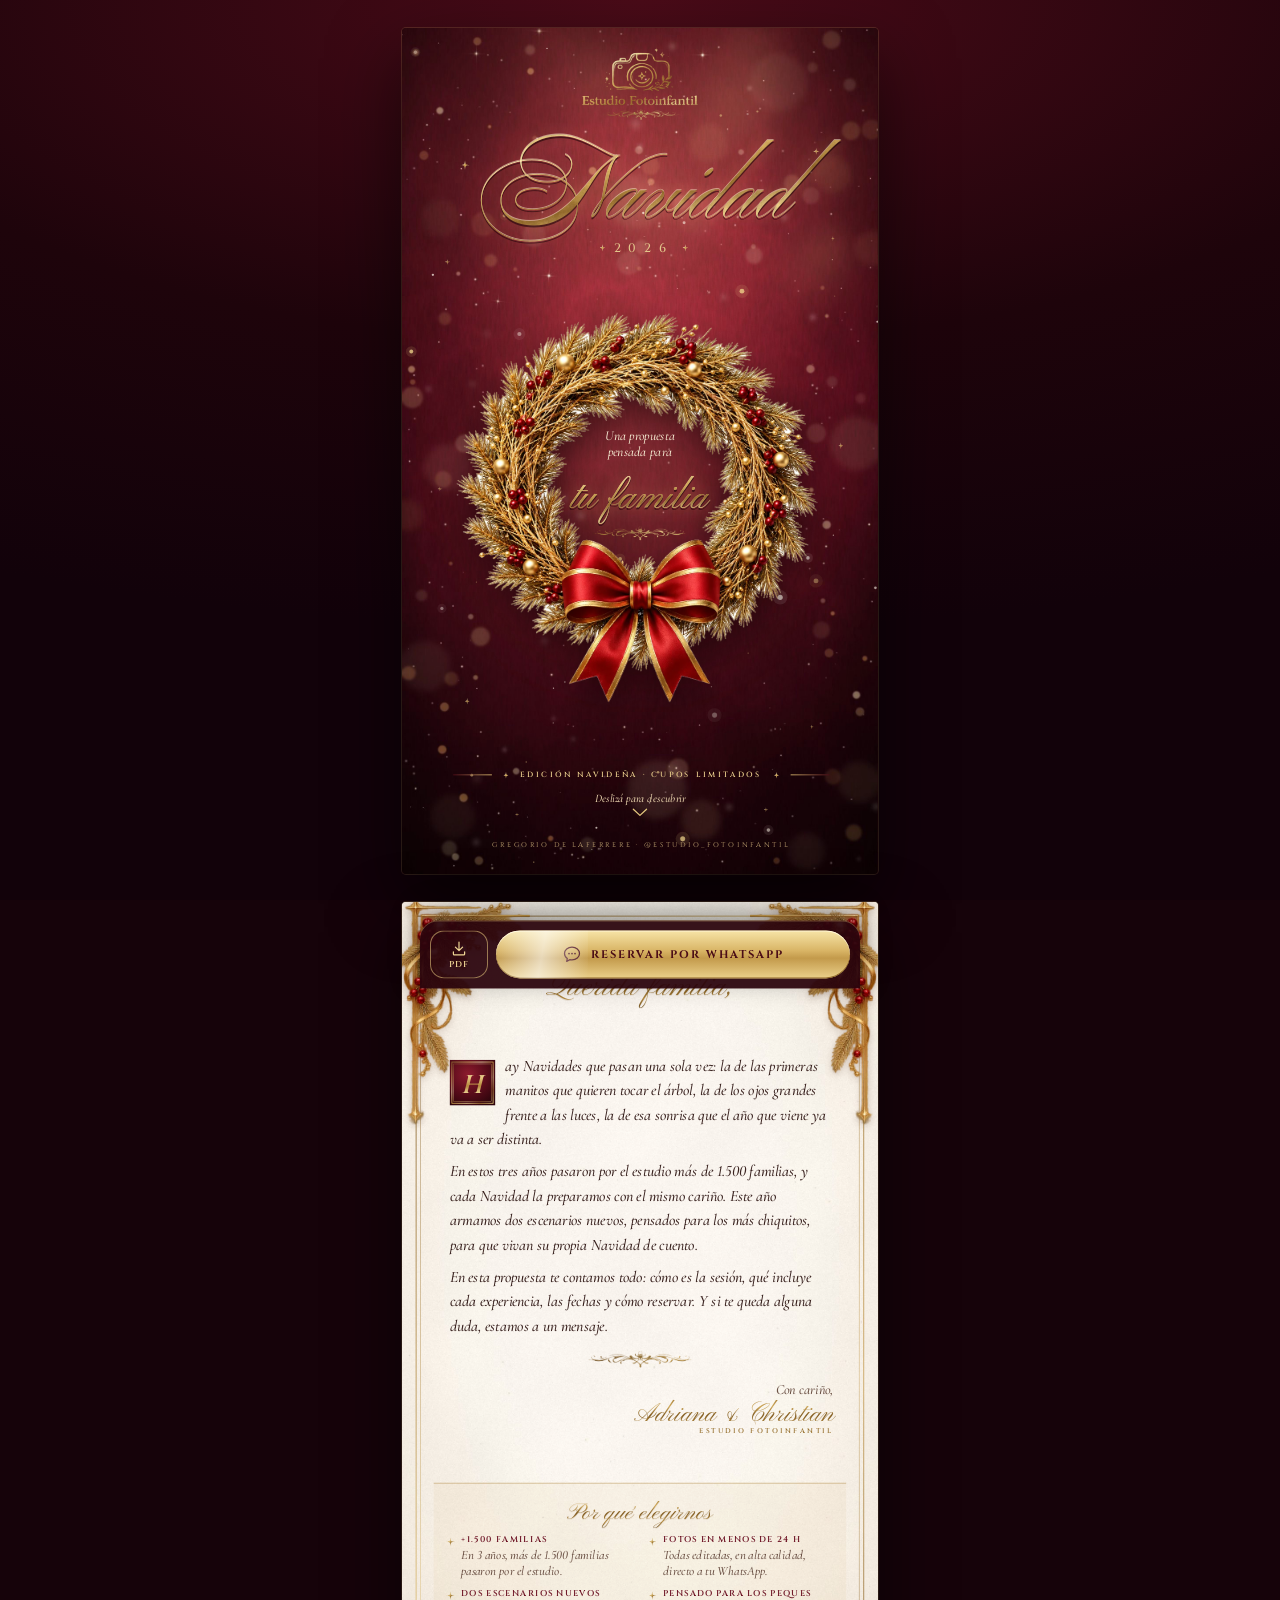
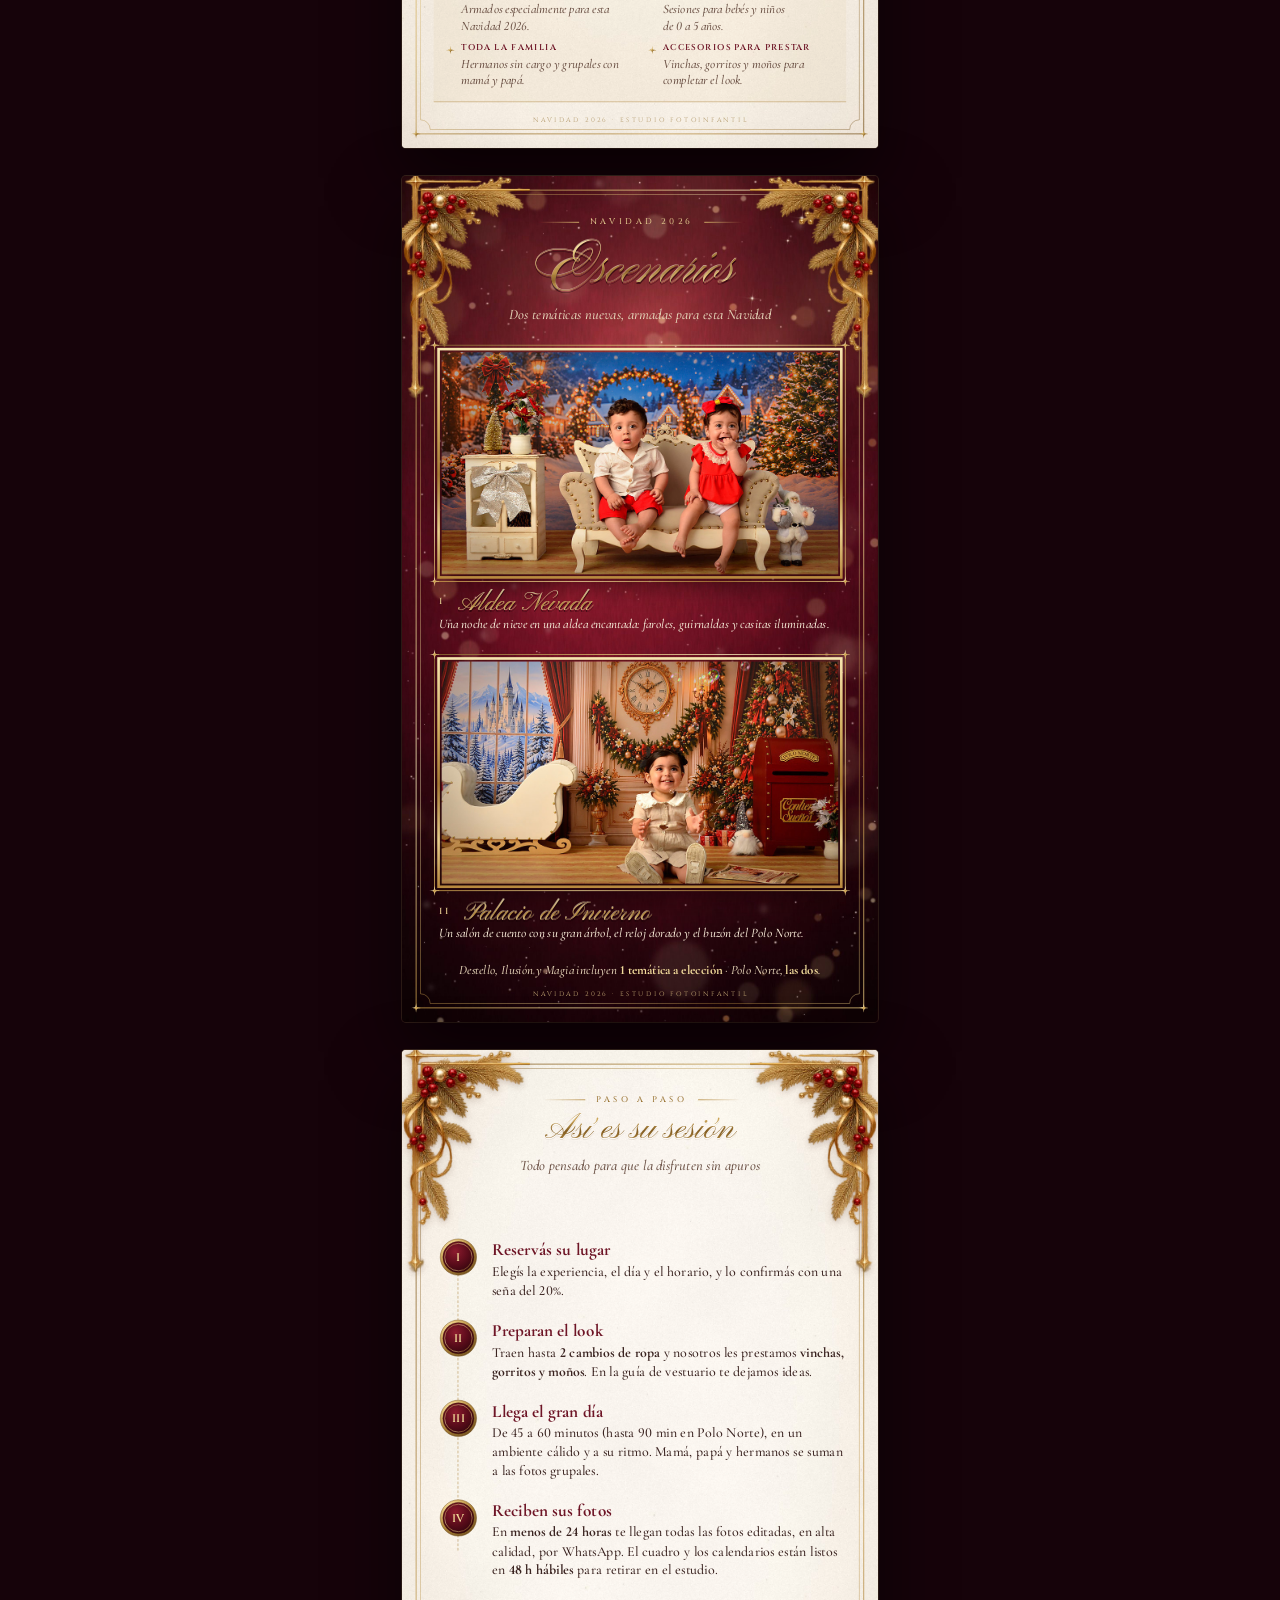
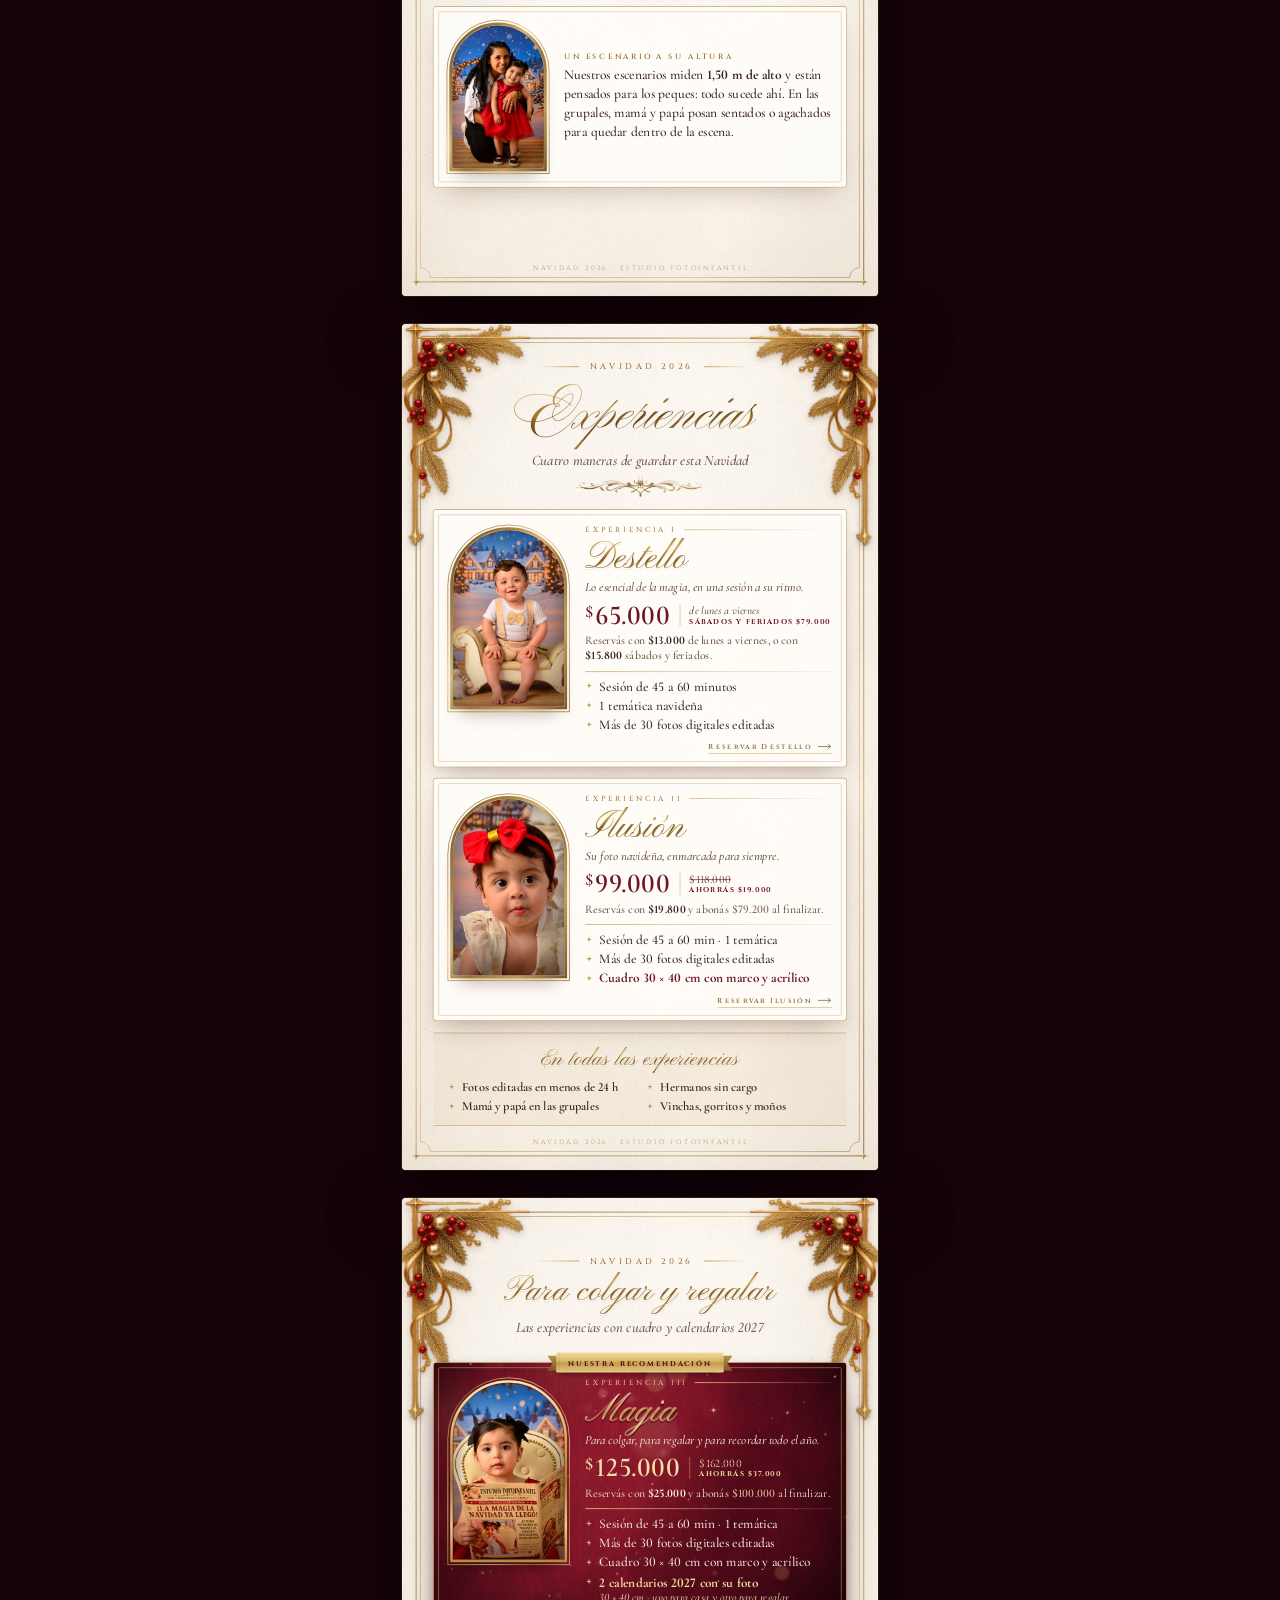
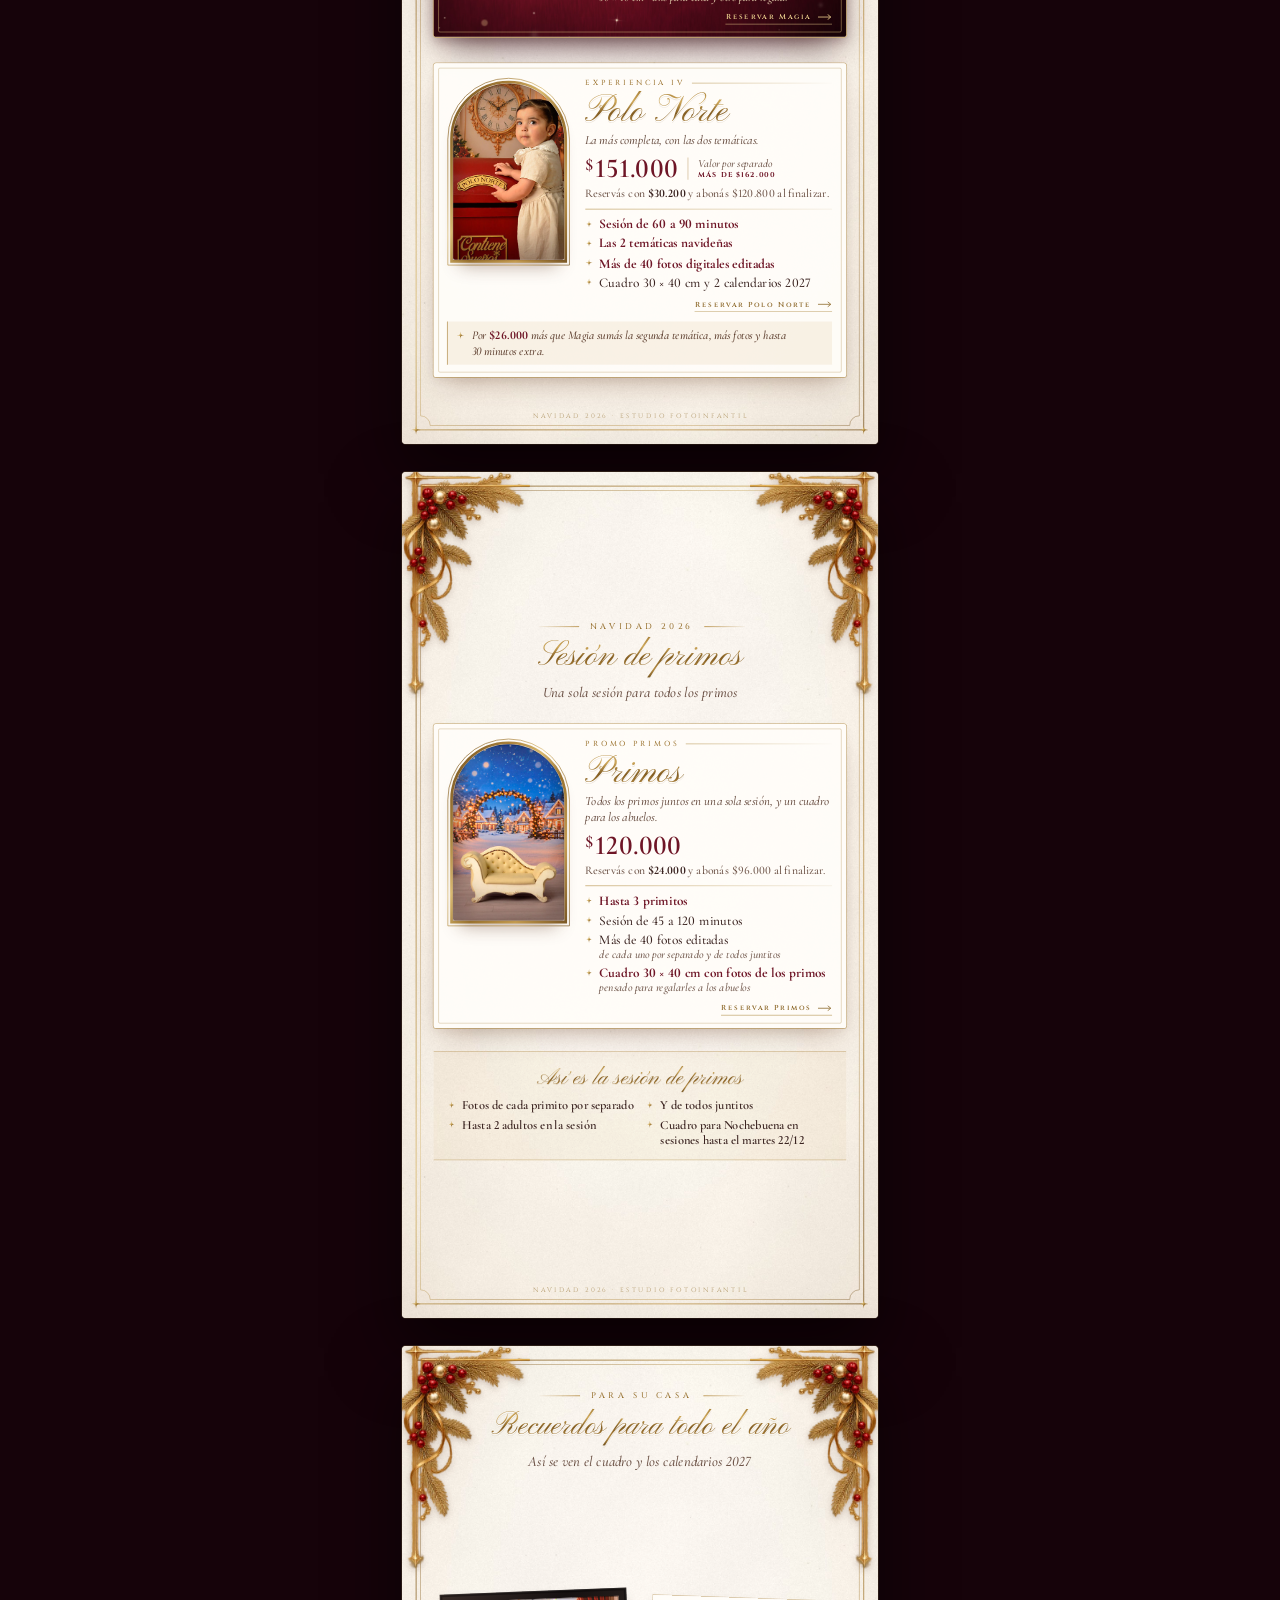
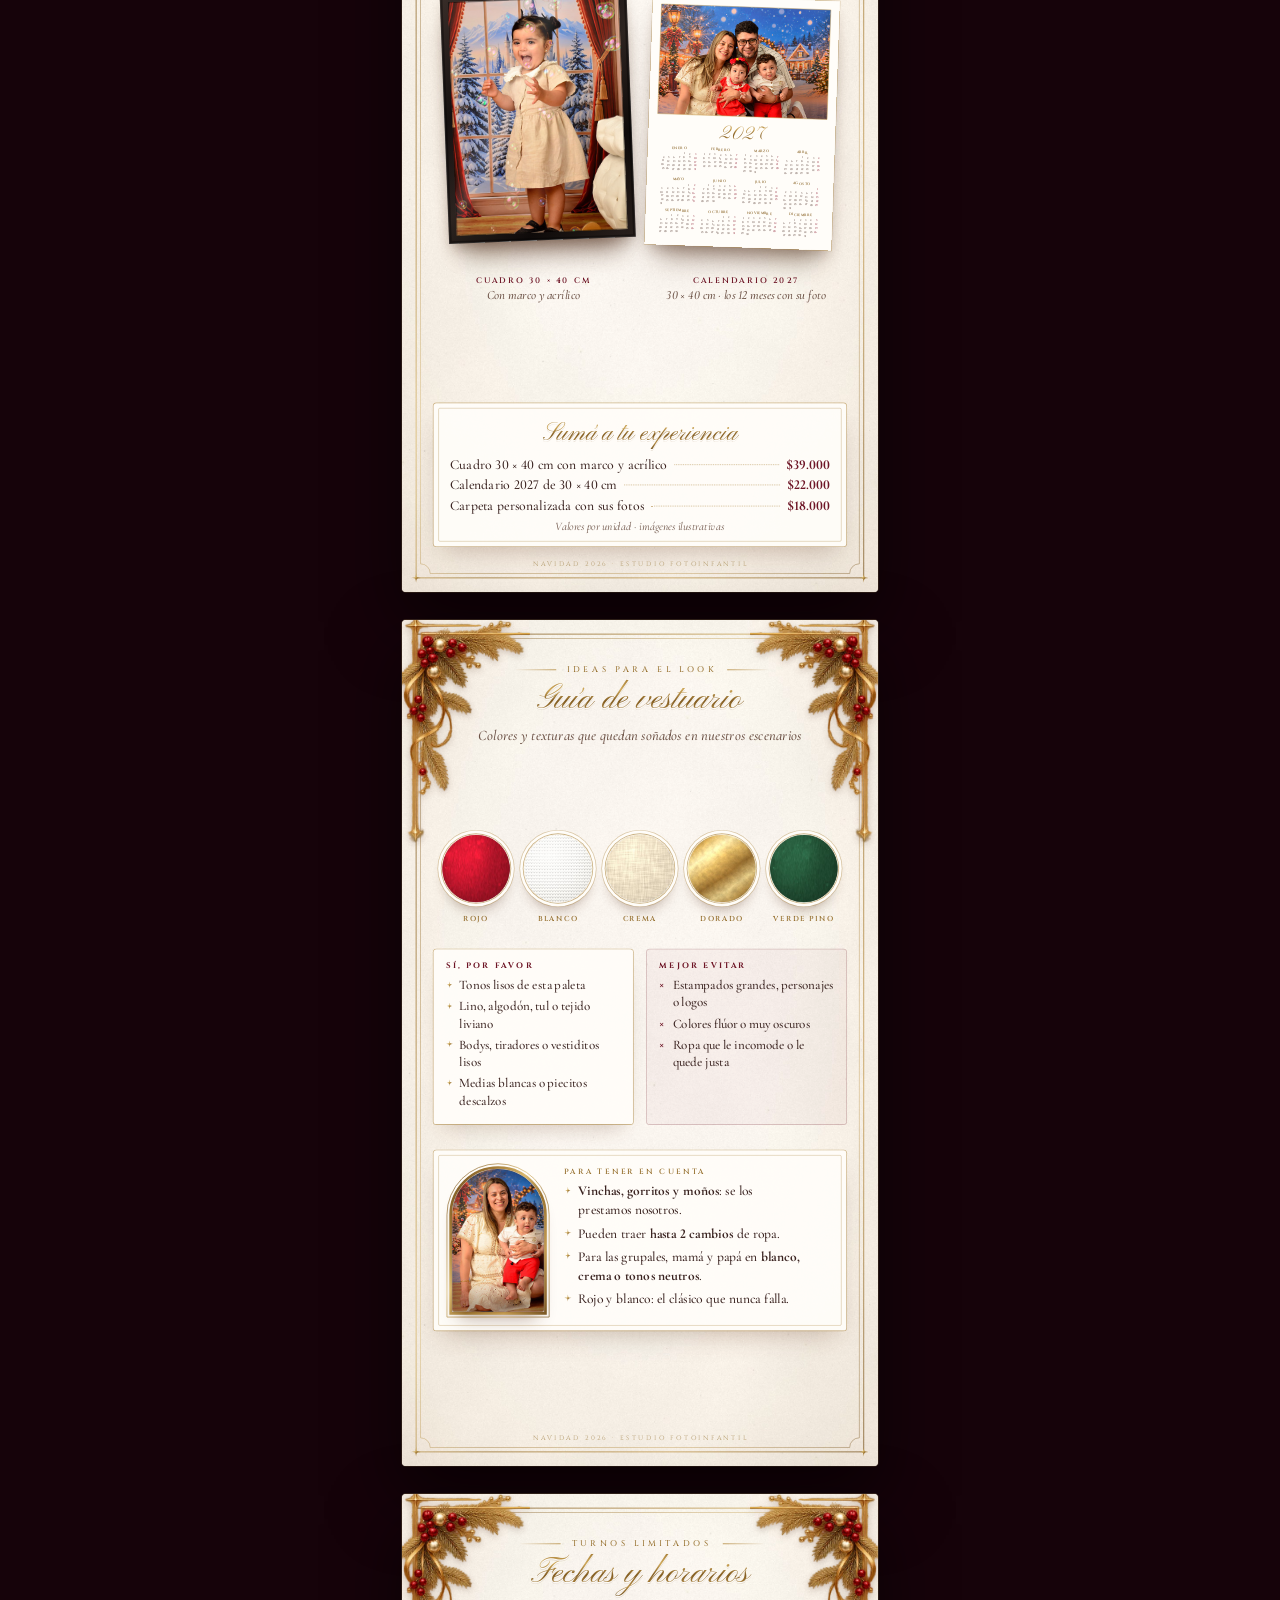
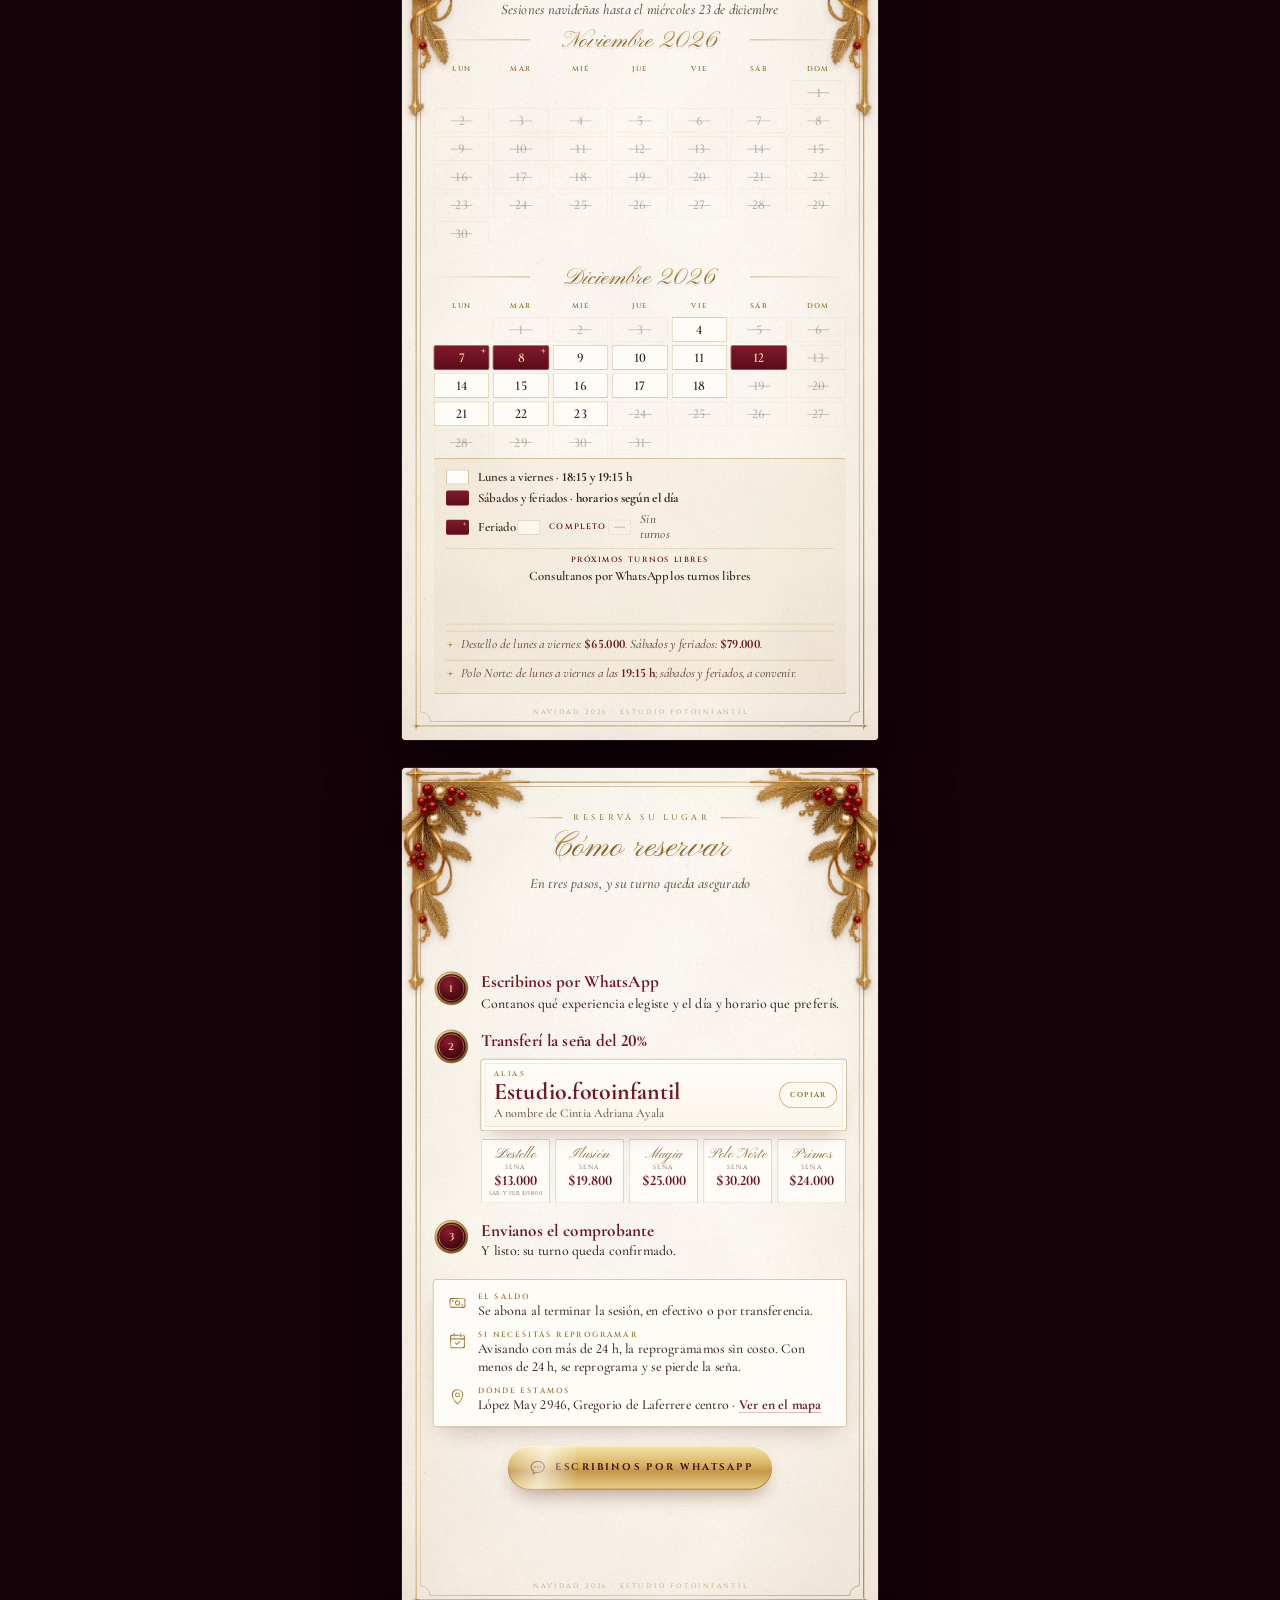
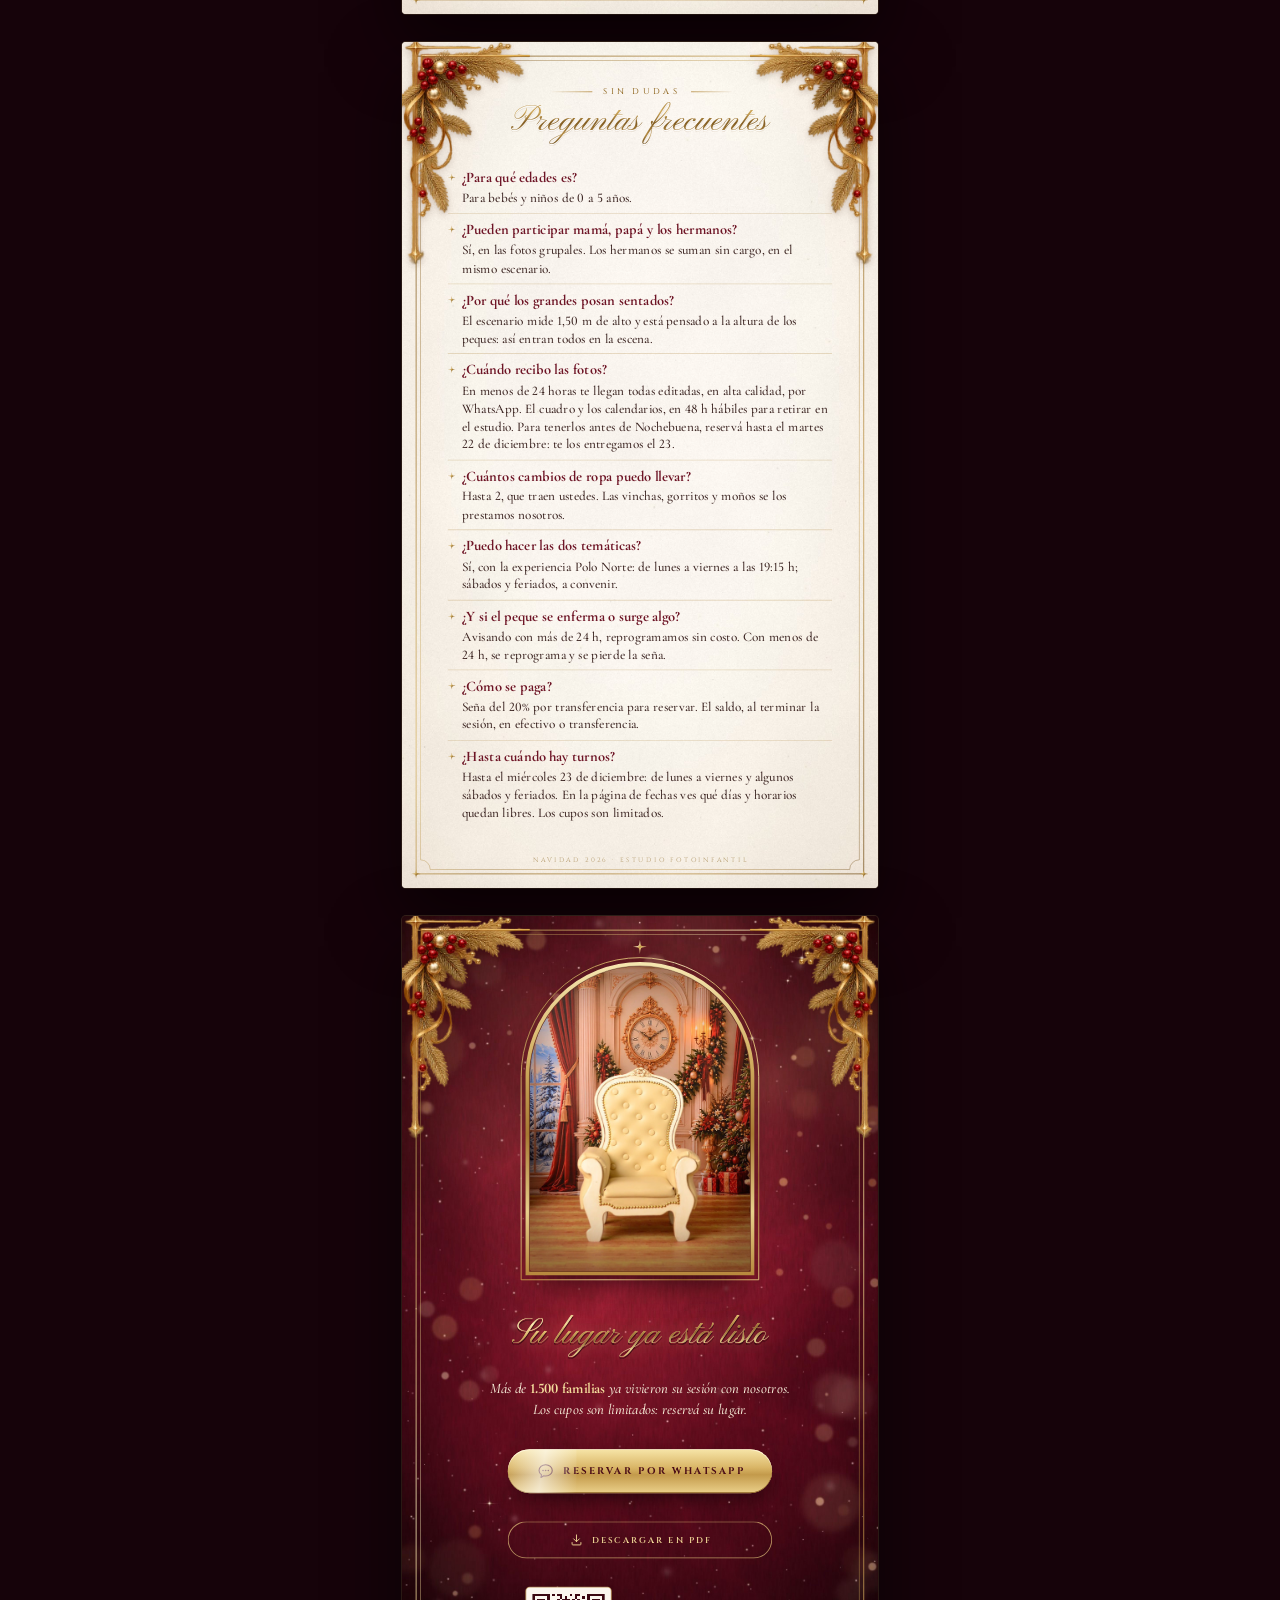
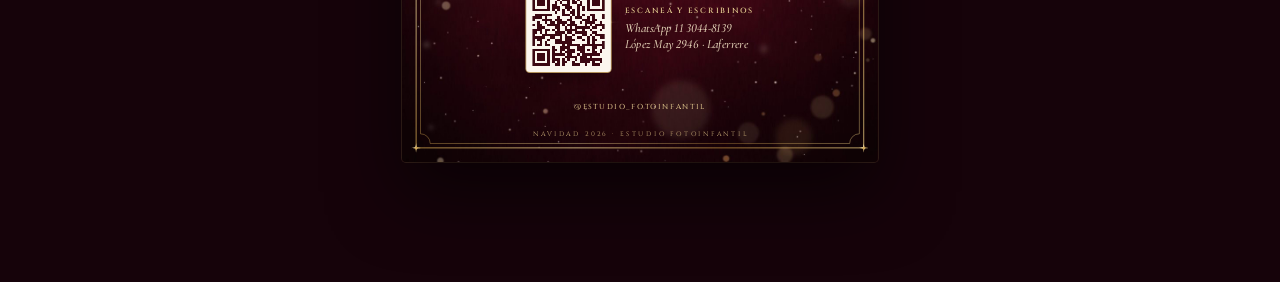
<file: navidad2/index.html>
<!doctype html>
<html lang="es" class="no-js">
<head>
<meta charset="utf-8">
<meta name="viewport" content="width=device-width, initial-scale=1, viewport-fit=cover">
<title>Navidad 2026 · Una propuesta para tu familia · Estudio Fotoinfantil</title>
<meta name="description" content="Sesiones de fotos navideñas 2026 en Estudio Fotoinfantil, Gregorio de Laferrere. Dos escenarios nuevos, cuatro experiencias y cupos limitados.">
<meta name="theme-color" content="#3b0812">
<meta property="og:type" content="website">
<meta property="og:locale" content="es_AR">
<meta property="og:site_name" content="Estudio Fotoinfantil">
<meta property="og:title" content="Navidad 2026 · Una propuesta pensada para tu familia">
<meta property="og:description" content="Sesiones navideñas en Estudio Fotoinfantil · Cupos limitados">
<meta property="og:image" content="https://estudiofotoinfantil.github.io/WebEstudio/navidad2/og.jpg?v=6bbf0fc5">
<meta property="og:image:width" content="1200">
<meta property="og:image:height" content="630">
<meta property="og:url" content="https://estudiofotoinfantil.github.io/WebEstudio/navidad2/">
<meta name="twitter:card" content="summary_large_image">
<link rel="icon" type="image/png" href="assets/favicon.png?v=6bbf0fc5">
<link rel="apple-touch-icon" href="assets/apple-touch-icon.png?v=6bbf0fc5">
<link rel="preload" href="fonts/pinyon-script-latin-400-normal.woff2" as="font" type="font/woff2" crossorigin>
<link rel="preload" href="fonts/ballet-static-400.woff2" as="font" type="font/woff2" crossorigin>
<link rel="preload" href="fonts/cormorant-garamond-latin-500-italic.woff2" as="font" type="font/woff2" crossorigin>
<script>
(function () {
  var d = document.documentElement;
  d.className = d.className.replace('no-js', 'js');
  if (/[?&]_pdfbg=1/.test(location.search)) d.classList.add('pdfbg');
  function k() {
    var w = d.clientWidth || window.innerWidth, h = window.innerHeight, z;
    if (d.classList.contains('pdfbg')) z = 1;
    else if (w < 700) z = w / 540;
    else z = Math.min(w * 0.92 / 540, h * 0.94 / 960, 1.6);
    d.style.setProperty('--k', z);
  }
  k();
  window.addEventListener('resize', k);
  window.addEventListener('load', k);   // al aparecer la barra de scroll (PC) cambia el ancho útil
  if (window.ResizeObserver) new ResizeObserver(function () { requestAnimationFrame(k); }).observe(d);
  window.__fitK = k;
})();
</script>
<script>window.NAV_V='6bbf0fc5';</script>
<script src="config.js?v=6bbf0fc5"></script>
<style>
@font-face{font-family:"Ballet";src:url(fonts/ballet-static-400.woff2) format("woff2");font-weight:400;font-display:block}
@font-face{font-family:"Pinyon";src:url(fonts/pinyon-script-latin-400-normal.woff2) format("woff2");font-display:block}
@font-face{font-family:"Cinzel";font-weight:400;src:url(fonts/cinzel-latin-400-normal.woff2) format("woff2");font-display:block}
@font-face{font-family:"Cinzel";font-weight:500;src:url(fonts/cinzel-latin-500-normal.woff2) format("woff2");font-display:block}
@font-face{font-family:"Cinzel";font-weight:600;src:url(fonts/cinzel-latin-600-normal.woff2) format("woff2");font-display:block}
@font-face{font-family:"Cinzel";font-weight:700;src:url(fonts/cinzel-latin-700-normal.woff2) format("woff2");font-display:block}
@font-face{font-family:"Cormorant";font-weight:400;src:url(fonts/cormorant-garamond-latin-400-normal.woff2) format("woff2");font-display:block}
@font-face{font-family:"Cormorant";font-weight:500;src:url(fonts/cormorant-garamond-latin-500-normal.woff2) format("woff2");font-display:block}
@font-face{font-family:"Cormorant";font-weight:600;src:url(fonts/cormorant-garamond-latin-600-normal.woff2) format("woff2");font-display:block}
@font-face{font-family:"Cormorant";font-weight:700;src:url(fonts/cormorant-garamond-latin-700-normal.woff2) format("woff2");font-display:block}
@font-face{font-family:"Cormorant";font-weight:400;font-style:italic;src:url(fonts/cormorant-garamond-latin-400-italic.woff2) format("woff2");font-display:block}
@font-face{font-family:"Cormorant";font-weight:500;font-style:italic;src:url(fonts/cormorant-garamond-latin-500-italic.woff2) format("woff2");font-display:block}
@font-face{font-family:"Cormorant";font-weight:600;font-style:italic;src:url(fonts/cormorant-garamond-latin-600-italic.woff2) format("woff2");font-display:block}

:root{--k:1;--ink:#3a2320;--ink-soft:#6c5246;--wine:#6e1526;--cream:#f3e6d3;--cream-soft:#e2d0b5;--gold-txt:#9a7535}
*{box-sizing:border-box;margin:0;padding:0}
html{-webkit-text-size-adjust:100%;text-size-adjust:100%}
body{background:#16030a;font-family:"Cormorant",serif;color:#3b2420;text-rendering:optimizeLegibility;-webkit-font-smoothing:antialiased;font-variant-numeric:lining-nums;overflow-x:hidden}
a{text-decoration:none;color:inherit}
button{font:inherit;color:inherit;background:none;border:0;cursor:pointer}
[hidden]{display:none!important}
p,.tx,.a,.d,.desc,.gtext,.body-t,.tag,.t{text-wrap:pretty}

/* ---------- book: fixed 540x960 pages scaled to the screen ---------- */
.book{display:flex;flex-direction:column;align-items:center}
.pw{position:relative;width:calc(540px * var(--k));height:calc(960px * var(--k));overflow:hidden;flex:none}
.pw.pw-paper{background:#efe6d8}
.pw.pw-velvet{background:#2a050c}
.pw>.page{position:absolute;left:0;top:0;transform:scale(var(--k));transform-origin:0 0}
@media (min-width:700px){
  body{background:#16030a radial-gradient(120% 70% at 50% 0%,#4a0b18 0%,#1e040b 55%,#12020a 100%) fixed}
  .book{gap:28px;padding:28px 0 120px}
  .pw{border-radius:4px;box-shadow:0 30px 70px rgba(0,0,0,.55),0 0 0 1px rgba(216,182,110,.18)}
}
html.pdfbg body{background:#000}
html.pdfbg .book{gap:0;padding:0}
html.pdfbg .pw{box-shadow:none;border-radius:0}
html.pdfbg .web-only,html.pdfbg .shine{display:none!important}
html.pdfbg [data-slot],html.pdfbg [data-line]{visibility:hidden}

.page{width:540px;height:960px;position:relative;z-index:0;overflow:hidden}
.bg{position:absolute;inset:0;z-index:-2;background-size:cover;background-position:center}
svg.ft{display:block;overflow:hidden}

.eyebrow{font-family:"Cinzel";font-weight:500;font-size:9.4px;letter-spacing:.42em;text-transform:uppercase;display:flex;align-items:center;justify-content:center;gap:12px;padding-left:.42em}
.eyebrow .rule{display:block;width:46px;height:1px}
.on-paper .eyebrow{color:var(--gold-txt)}
.on-paper .eyebrow .rule{background:linear-gradient(90deg,#f4ede2,#b8914a)}
.on-paper .eyebrow .rule.r{background:linear-gradient(270deg,#f4ede2,#b8914a)}
.on-velvet .eyebrow{color:#dcc28a}
.on-velvet .eyebrow .rule{background:linear-gradient(90deg,#5a0d1b,#d9b96e)}
.on-velvet .eyebrow .rule.r{background:linear-gradient(270deg,#5a0d1b,#d9b96e)}

/* ================================ COVER ================================ */
.cover .bg{background-image:url(assets/velvet_cover2.jpg)}
.cv-logo{position:absolute;left:50%;top:22px;width:132px;margin-left:-66px}
.cv-title{position:absolute;left:0;top:92px}
.cv-year{position:absolute;top:240px;left:0;right:0;text-align:center;font-family:"Cinzel";font-weight:500;font-size:14px;letter-spacing:.64em;color:#e3c98d;display:flex;justify-content:center;align-items:center;gap:8px;padding-left:.64em}
.cv-year svg{width:9px;height:9px;margin-top:-1px}
.wreath{position:absolute;left:62px;top:323px;width:410px;filter:drop-shadow(0 16px 20px rgba(14,0,4,.55))}
.cv-pre{position:absolute;left:0;right:0;top:453px;text-align:center;font-family:"Cormorant";font-style:italic;font-weight:500;font-size:15.5px;line-height:1.25;color:#eedfc8}
.cv-name{position:absolute;left:0;top:489px}
.cv-flo{position:absolute;left:50%;top:565px;width:104px;margin-left:-52px}
.cv-ed{position:absolute;left:0;right:0;top:842px;display:flex;justify-content:center;align-items:center;gap:12px;font-family:"Cinzel";font-weight:600;font-size:8.6px;letter-spacing:.34em;color:#e2c788;padding-left:.34em}
.cv-ed .rule{width:44px;height:1px;background:linear-gradient(90deg,#4a0915,#d9b96e)}
.cv-ed .rule.r{background:linear-gradient(270deg,#4a0915,#d9b96e)}
.cv-ed svg{width:8px;height:8px}
.cv-foot{position:absolute;bottom:28px;left:0;right:0;text-align:center;font-family:"Cinzel";font-size:7.8px;letter-spacing:.34em;padding-left:.34em;color:#cdb07a}
.sparkle{position:absolute}
.hint{position:absolute;left:0;right:0;top:866px;display:flex;flex-direction:column;align-items:center;gap:3px;font-family:"Cormorant";font-style:italic;font-weight:500;font-size:13px;color:#e8d3ad}
.hint svg{width:18px;height:10px}
canvas.snow{position:absolute;left:0;top:0;width:540px;height:960px;z-index:-1;pointer-events:none}

/* ================================ GENERIC PAGES ================================ */
.paper .bg{background-image:url(assets/paper.jpg)}
.velvet .bg{background-image:url(assets/velvet_page2.jpg)}
svg.pframe{position:absolute;inset:0;width:540px;height:960px}
.acorner{position:absolute;width:150px;height:260px;filter:drop-shadow(0 3px 4px rgba(60,20,5,.22))}
.flow{position:absolute;left:36px;right:36px;display:flex;flex-direction:column;justify-content:space-between}
.mid{flex:1;display:flex;flex-direction:column;justify-content:center;min-height:0}
.p-head{text-align:center}
.p-head .ftw{display:flex;justify-content:center;margin-top:-6px;margin-bottom:3px}
.p-head .sub{font-family:"Cormorant";font-style:italic;font-weight:500;font-size:16.5px;color:var(--ink-soft)}
.on-velvet .p-head .sub{color:var(--cream-soft)}
.p-head .flo{display:block;margin:8px auto 0;width:146px}
.fitline{white-space:nowrap}
.p-head .sub.fitline{padding:0 34px}
.p-foot{position:absolute;left:0;right:0;bottom:27px;text-align:center;font-family:"Cinzel";font-size:7.4px;letter-spacing:.36em;padding-left:.36em;color:#b39a6c}
.velvet .p-foot{color:#c9ad78}
.body-t{font-family:"Cormorant";font-weight:500;font-size:15.4px;line-height:1.4;color:var(--ink)}
.star-li{position:relative;padding-left:16px}
.star-li>svg{position:absolute;left:0;top:5px;width:8.5px;height:8.5px}

/* ---------- arch photo ---------- */
.cph{position:relative}
.cph .ph{position:absolute;overflow:hidden;background-size:cover;background-position:center}
.cph svg{position:absolute;left:0;top:0;overflow:visible}

/* ---------- pack card ---------- */
.card{position:relative;border-radius:3px;padding:16px 16px 14px 15px}
.card .row{display:flex;gap:17px}
.card.light{background:rgba(255,253,249,.95);box-shadow:0 0 0 1px rgba(176,138,70,.55),0 18px 30px -12px rgba(90,45,20,.32),0 4px 10px rgba(90,45,20,.08)}
.card::before{content:"";position:absolute;inset:5px;border:.6px solid rgba(176,138,70,.34);border-radius:2px;pointer-events:none}
.card.velvet{background:url(assets/velvet_card.jpg) center/cover;box-shadow:0 0 0 1px rgba(216,182,110,.85),0 22px 38px -12px rgba(48,4,12,.7),0 5px 12px rgba(48,4,12,.25)}
.card.velvet::before{border-color:rgba(222,190,120,.5)}
.card .body{flex:1;min-width:0;display:flex;flex-direction:column}
.card .num{font-family:"Cinzel";font-weight:500;font-size:8.4px;letter-spacing:.38em;color:#a07a39;display:flex;align-items:center;gap:8px;margin-top:1px}
.card .num::after{content:"";flex:1;height:1px;background:linear-gradient(90deg,#d2bc90,#fdfaf5)}
.card.velvet .num{color:#dcc28a}
.card.velvet .num::after{background:linear-gradient(90deg,#d8bb78,#5e1020)}
.card .pname{margin:-4px 0 -6px -3px}
.card .tag{font-family:"Cormorant";font-style:italic;font-weight:500;font-size:14.4px;line-height:1.25;color:var(--ink-soft);margin-top:1px}
.card.velvet .tag{color:#ecdcc4}
.price{display:flex;align-items:center;gap:11px;margin-top:7px}
.price .amt{font-family:"Cormorant";font-weight:600;font-size:31px;line-height:1;letter-spacing:.01em;color:var(--wine)}
.card.velvet .price .amt{color:#f3dfa6}
.price .cur{font-size:.6em;vertical-align:.42em;margin-right:1px;font-weight:600}
.save{display:flex;flex-direction:column;justify-content:center;line-height:1.12;padding-left:10px;border-left:1px solid rgba(176,138,70,.45)}
.save s{font-family:"Cormorant";font-weight:500;font-size:13px;color:var(--ink-soft);text-decoration-color:rgba(110,21,38,.75);text-decoration-thickness:1px}
.save .lab{font-family:"Cormorant";font-style:italic;font-weight:500;font-size:12.6px;color:var(--ink-soft)}
.save b{font-family:"Cinzel";font-weight:700;font-size:8px;letter-spacing:.16em;color:var(--wine);margin-top:2px}
.card.velvet .save{border-left-color:rgba(222,190,120,.5)}
.card.velvet .save s,.card.velvet .save .lab{color:#e2cdb0}
.card.velvet .save b{color:#f3dc9c}
.dep{font-family:"Cormorant";font-weight:500;font-size:13.3px;line-height:1.3;color:var(--ink-soft);margin-top:5px}
.dep b{font-weight:700;color:var(--ink)}
.card.velvet .dep{color:#e7d3b6}
.card.velvet .dep b{color:#fbefd9}
.hair{height:1px;margin:8px 0 7px;background:linear-gradient(90deg,#ccb27f,#f6f0e5)}
.card.velvet .hair{background:linear-gradient(90deg,#d9bd7c,#6d1424)}
ul.inc{list-style:none}
ul.inc li{position:relative;padding-left:16px;font-family:"Cormorant";font-weight:500;font-size:15.2px;line-height:1.26;margin:0 0 3px;color:var(--ink)}
ul.inc li>svg{position:absolute;left:0;top:4.5px;width:8.5px;height:8.5px}
ul.inc li.new{font-weight:700;color:var(--wine)}
ul.inc li .note{display:block;font-style:italic;font-weight:500;font-size:13px;color:var(--ink-soft);margin-top:-1px}
.card.velvet ul.inc li{color:#f6ead9}
.card.velvet ul.inc li.new{color:#f3dc9c}
.card.velvet ul.inc li .note{color:#dcc6a6}
.cta{align-self:flex-end;margin-top:auto;font-family:"Cinzel";font-weight:600;font-size:8.2px;letter-spacing:.26em;color:#8e6a2c;display:flex;align-items:center;gap:7px;padding:6px 0 2px;border-bottom:1px solid rgba(176,138,70,.55)}
.cta svg{width:16px;height:7px}
.card.velvet .cta{color:#ecd08e;border-bottom-color:rgba(236,208,142,.6)}
.ribbon{position:absolute;left:50%;top:-14px;width:214px;height:30px;margin-left:-107px;overflow:visible}
.upgrade{margin-top:11px;padding:7px 11px 7px 27px;position:relative;font-family:"Cormorant";font-style:italic;font-weight:500;font-size:13.6px;line-height:1.3;color:#5b3c2c;background:rgba(201,162,89,.12);border-left:1.5px solid rgba(176,138,70,.75)}
.upgrade>svg{position:absolute;left:10px;top:11px;width:9px;height:9px}
.upgrade b{font-style:normal;font-weight:700;color:var(--wine)}
.allinc{padding:9px 16px 12px;text-align:center;background:rgba(201,162,89,.075);border-top:1px solid rgba(176,138,70,.45);border-bottom:1px solid rgba(176,138,70,.45)}
.allinc .ftw{display:flex;justify-content:center}
.allinc .grid{display:grid;grid-template-columns:1fr 1fr;gap:5px 14px;margin-top:5px;text-align:left}
.allinc .it{position:relative;padding-left:16px;font-family:"Cormorant";font-weight:600;font-size:14.2px;line-height:1.25;color:var(--ink)}
.allinc .it>svg{position:absolute;left:0;top:4px;width:8.5px;height:8.5px}

/* ---------- letter ---------- */
.greet{display:flex;justify-content:center;margin:2px 0 -2px}
.letter{font-family:"Cormorant";font-style:italic;font-weight:500;font-size:18px;line-height:1.54;color:var(--ink);text-align:left;padding:0 18px}
.letter p+p{margin-top:9px}
.ini{float:left;width:52px;height:52px;margin:6px 11px 0 0}
.ini svg{width:52px;height:52px;display:block}
.lflo{display:block;width:118px;margin:2px auto 0}
.sign{text-align:right;padding-right:14px;margin-top:2px}
.sign .c{font-family:"Cormorant";font-style:italic;font-weight:500;font-size:16px;color:var(--ink-soft)}
.sign .n{display:flex;justify-content:flex-end;margin:-8px -6px -10px 0}
.sign .s{font-family:"Cinzel";font-weight:600;font-size:7.8px;letter-spacing:.32em;color:var(--gold-txt)}
.why{padding:12px 14px 14px;background:rgba(201,162,89,.075);border-top:1px solid rgba(176,138,70,.45);border-bottom:1px solid rgba(176,138,70,.45)}
.why .ftw{display:flex;justify-content:center;margin-bottom:6px}
.why .grid{display:grid;grid-template-columns:1fr 1fr;gap:10px 18px}
.why .it{position:relative;padding-left:17px}
.why .it>svg{position:absolute;left:0;top:3px;width:10px;height:10px}
.why .t{font-family:"Cinzel";font-weight:600;font-size:9.6px;letter-spacing:.14em;color:var(--wine);line-height:1.3}
.why .d{font-family:"Cormorant";font-style:italic;font-weight:500;font-size:14.6px;line-height:1.28;color:var(--ink-soft);margin-top:2px}

/* ---------- themes (velvet) ---------- */
.theme .tph{position:relative;width:468px;height:270px}
.theme .tph .ph{position:absolute;inset:9px;background-size:cover;background-position:center;box-shadow:0 18px 30px -8px rgba(20,0,5,.7)}
.theme .tph svg{position:absolute;left:0;top:0;width:468px;height:270px;overflow:visible}
.theme .cap{display:flex;align-items:center;gap:12px;margin-top:6px;padding:0 6px}
.theme .cap .n{font-family:"Cinzel";font-weight:600;font-size:10px;letter-spacing:.3em;color:#dcc28a;white-space:nowrap}
.theme .cap .nm{flex:0 0 auto;margin:-6px 0 -8px}
.theme .desc{font-family:"Cormorant";font-style:italic;font-weight:500;font-size:14.8px;line-height:1.3;color:var(--cream);padding:0 6px}
.vnote{text-align:center;font-family:"Cormorant";font-style:italic;font-weight:500;font-size:14.6px;color:var(--cream-soft)}
.vnote b{font-style:normal;font-weight:700;color:#f3dc9c}

/* ---------- steps ---------- */
.steps{position:relative;padding-left:6px}
.steps::before{content:"";position:absolute;left:27px;top:26px;bottom:34px;border-left:1px dashed rgba(176,138,70,.6)}
.step{display:flex;gap:16px;align-items:flex-start;position:relative}
.step+.step{margin-top:20px}
.medal svg{display:block}
.step .tt{font-family:"Cormorant";font-weight:700;font-size:19.5px;color:var(--wine);line-height:1.2;margin-top:3px}
.step .tx{font-family:"Cormorant";font-weight:500;font-size:15.8px;line-height:1.36;color:var(--ink);margin-top:2px}
.step .tx b{font-weight:700}
.boxh{display:flex;gap:16px;align-items:center;padding:14px 16px 14px 14px;border-radius:3px;position:relative;background:rgba(255,253,249,.95);box-shadow:0 0 0 1px rgba(176,138,70,.55),0 16px 28px -12px rgba(90,45,20,.3)}
.boxh::before{content:"";position:absolute;inset:5px;border:.6px solid rgba(176,138,70,.34);border-radius:2px;pointer-events:none}
.boxh .k{font-family:"Cinzel";font-weight:600;font-size:8.6px;letter-spacing:.32em;color:var(--gold-txt)}
.tips,.tips li{list-style:none}

/* ---------- products ---------- */
.mock{position:relative;height:332px}
.mk{position:absolute;width:212px;height:283px}
.frame30{position:absolute;inset:0;padding:9px;background:linear-gradient(135deg,#3a2e29 0%,#151010 30%,#2d2420 52%,#0e0a09 75%,#2a211d 100%);box-shadow:inset 0 0 0 1px rgba(255,255,255,.10),inset 0 0 0 3px rgba(0,0,0,.35),0 26px 30px -14px rgba(70,35,15,.6),0 8px 14px -4px rgba(70,35,15,.3)}
.frame30 .img{position:absolute;inset:9px;background-size:cover;background-position:center;box-shadow:inset 0 0 0 1px rgba(0,0,0,.4)}
.cal27{position:absolute;inset:0;box-shadow:0 0 0 .6px rgba(176,138,70,.5),0 26px 30px -14px rgba(70,35,15,.5),0 8px 14px -4px rgba(70,35,15,.25)}
.cal27 svg{width:212px;height:283px;display:block}
.mlab{display:grid;grid-template-columns:1fr 1fr;text-align:center;gap:14px}
.mlab .k{font-family:"Cinzel";font-weight:600;font-size:9px;letter-spacing:.26em;color:var(--wine)}
.mlab .d{font-family:"Cormorant";font-style:italic;font-weight:500;font-size:14.4px;color:var(--ink-soft);margin-top:2px}
.extras{padding:12px 18px 14px;border-radius:3px;position:relative;background:rgba(255,253,249,.95);box-shadow:0 0 0 1px rgba(176,138,70,.55),0 16px 28px -12px rgba(90,45,20,.3)}
.extras::before{content:"";position:absolute;inset:5px;border:.6px solid rgba(176,138,70,.34);border-radius:2px;pointer-events:none}
.extras .ftw{display:flex;justify-content:center;margin-bottom:4px}
.xrow{display:flex;align-items:baseline;gap:8px;font-family:"Cormorant";font-weight:500;font-size:15.6px;color:var(--ink);line-height:1.5}
.xrow .dots{flex:1;border-bottom:1px dotted rgba(176,138,70,.6);transform:translateY(-4px)}
.xrow .pr{font-weight:700;color:var(--wine)}
.xnote{text-align:center;font-family:"Cormorant";font-style:italic;font-size:13px;color:var(--ink-soft);margin-top:4px}

/* ---------- gift (velvet) ---------- */
.giftwrap{position:relative;height:384px}
.tc{position:absolute;width:256px;height:350px}
.tcard{position:absolute;inset:0;border-radius:3px;background:#fbf6ee url(assets/paper.jpg) center/cover;padding:12px 12px 10px;box-shadow:0 26px 34px -12px rgba(14,0,4,.75),0 6px 14px rgba(14,0,4,.35)}
.tcard .inner{position:absolute;inset:10px;border:.6px solid rgba(176,138,70,.5)}
.tcard .tph{height:250px;border-radius:113px 113px 2px 2px;background-size:cover;background-position:center;box-shadow:inset 0 0 0 2px #fbf6ee,0 0 0 1px rgba(176,138,70,.7)}
.tcard .tt{display:flex;justify-content:center;margin-top:6px}
.tcard .nm{text-align:center;font-family:"Cinzel";font-weight:600;font-size:8px;letter-spacing:.34em;color:var(--gold-txt);margin-top:3px;padding-left:.34em}
.gbow{position:absolute;left:252px;top:-30px;width:190px;transform:rotate(8deg);filter:drop-shadow(0 8px 8px rgba(14,0,4,.5))}
.gtext{text-align:center;font-family:"Cormorant";font-style:italic;font-weight:500;font-size:17.6px;line-height:1.42;color:var(--cream);padding:0 24px}
.gtext b{font-style:normal;font-weight:700;color:#f3dc9c}

/* ---------- wardrobe ---------- */
.swatches{display:flex;justify-content:space-between;padding:0 6px}
.sw{width:84px;text-align:center}
.sw .c{width:78px;height:78px;margin:0 auto;border-radius:50%;background-size:cover;position:relative;box-shadow:0 0 0 1px rgba(176,138,70,.65),0 0 0 4px #fffdf9,0 0 0 4.8px rgba(176,138,70,.45),0 12px 16px -6px rgba(80,40,20,.45)}
.sw .l{font-family:"Cinzel";font-weight:600;font-size:8.2px;letter-spacing:.2em;color:var(--gold-txt);margin-top:12px}
.dd{display:flex;gap:16px}
.dd .col{flex:1;padding:12px 14px 12px;border-radius:3px;position:relative}
.dd .col.yes{background:rgba(255,253,249,.95);box-shadow:0 0 0 1px rgba(176,138,70,.55),0 14px 24px -12px rgba(90,45,20,.28)}
.dd .col.no{background:rgba(110,21,38,.035);box-shadow:0 0 0 1px rgba(110,21,38,.25)}
.dd .h{font-family:"Cinzel";font-weight:700;font-size:9px;letter-spacing:.28em;color:var(--wine);margin-bottom:7px}
.dd li{list-style:none;position:relative;padding-left:15px;font-family:"Cormorant";font-weight:500;font-size:14.8px;line-height:1.3;color:var(--ink);margin-bottom:5px}
.dd li>svg{position:absolute;left:0;top:4.5px;width:8px;height:8px}
.dd .no li .x{position:absolute;left:0;top:-1px;font-family:"Cormorant";font-weight:700;font-size:15px;color:var(--wine)}

/* ---------- calendars ---------- */
.cal .mh{display:flex;align-items:center;gap:10px;margin-bottom:5px}
.cal .mh .rule{flex:1;height:1px;background:linear-gradient(90deg,#c6aa72,#f4ede2)}
.cal .mh .rule.l{background:linear-gradient(270deg,#c6aa72,#f4ede2)}
.cal .grid{display:grid;grid-template-columns:repeat(7,1fr);gap:4px}
.cal .dow{text-align:center;font-family:"Cinzel";font-weight:600;font-size:8px;letter-spacing:.18em;color:var(--gold-txt);padding:2px 0 3px}
.cal .d{position:relative;height:28px;border-radius:2px;display:flex;align-items:center;justify-content:center;font-family:"Cormorant";font-weight:600;font-size:15.5px}
.cal .d.wk{background:rgba(255,253,249,.92);box-shadow:inset 0 0 0 .8px rgba(176,138,70,.6);color:var(--ink)}
.cal .d.we,.cal .d.fe{background:linear-gradient(180deg,#83192b,#5a0c1a);color:#f3dc9c;box-shadow:inset 0 0 0 .8px rgba(222,190,120,.55)}
.cal .d.off{background:none;color:rgba(108,82,70,.38);box-shadow:inset 0 0 0 .6px rgba(176,138,70,.18)}
.cal .d.off::after{content:"";position:absolute;left:30%;right:30%;top:50%;border-top:.8px solid rgba(108,82,70,.35)}
.cal .d.off .fs{display:none}
.cal .d.full{background:rgba(255,253,249,.6);box-shadow:inset 0 0 0 .8px rgba(176,138,70,.35);color:rgba(108,82,70,.5)}
.cal .d.full::after{content:"COMPLETO";position:absolute;left:0;right:0;bottom:2px;text-align:center;font-family:"Cinzel";font-weight:600;font-size:5.6px;letter-spacing:.12em;color:var(--wine)}
.cal .d.full span{transform:translateY(-4px)}
.cal .d.full .fs{display:none}
.cal .d .fs{position:absolute;right:3px;top:3px;width:7px;height:7px}
.legend{display:flex;flex-direction:column;gap:7px;padding:12px 14px;border-radius:3px;background:rgba(201,162,89,.075);border-top:1px solid rgba(176,138,70,.45);border-bottom:1px solid rgba(176,138,70,.45)}
.lg{display:flex;align-items:center;gap:10px;font-family:"Cormorant";font-weight:600;font-size:14.6px;color:var(--ink)}
.lg .k{flex:0 0 26px;height:17px;border-radius:2px;position:relative}
.lg .k.wk{background:#fffdf9;box-shadow:inset 0 0 0 .8px rgba(176,138,70,.7)}
.lg .k.we{background:linear-gradient(180deg,#83192b,#5a0c1a)}
.lg .k.off{box-shadow:inset 0 0 0 .6px rgba(176,138,70,.3)}
.lg .k.off::after{content:"";position:absolute;left:28%;right:28%;top:50%;border-top:.8px solid rgba(108,82,70,.4)}
.lg .k.fullk{box-shadow:inset 0 0 0 .8px rgba(176,138,70,.5);background:rgba(255,253,249,.6)}
.lg .k svg{position:absolute;right:2px;top:2px;width:6px;height:6px}
.lg i{font-weight:500;color:var(--ink-soft)}
.lg .ck{font-family:"Cinzel";font-size:9px;letter-spacing:.14em;color:var(--wine)}
.lgrow{display:flex;gap:28px}
.libres{padding:7px 0 6px;border-top:1px solid rgba(176,138,70,.3);border-bottom:1px solid rgba(176,138,70,.3);text-align:center}
.libres .lt{font-family:"Cinzel";font-weight:600;font-size:8.6px;letter-spacing:.2em;color:var(--wine);margin-bottom:3px}
.libres .ll{font-family:"Cormorant";font-weight:600;font-size:14.6px;line-height:1.35;color:var(--ink);white-space:nowrap;overflow:hidden;min-height:19px}
.lg.pn{gap:8px;font-weight:500;color:var(--ink-soft);font-style:italic;padding-top:6px;border-top:1px solid rgba(176,138,70,.3);align-items:flex-start;line-height:1.3}
.lg.pn>svg{flex:0 0 9px;width:9px;height:9px;margin-top:4px}
.lg.pn b{font-style:normal;color:var(--wine)}

/* ---------- reserve ---------- */
.rstep{display:flex;gap:14px;align-items:flex-start}
.rstep+.rstep{margin-top:18px}
.rstep .tt{font-family:"Cormorant";font-weight:700;font-size:19.5px;color:var(--wine);line-height:1.2;margin-top:2px}
.rstep .tx{font-family:"Cormorant";font-weight:500;font-size:15.8px;line-height:1.35;color:var(--ink);margin-top:1px}
.alias{position:relative;margin:9px 0 2px;padding:10px 14px 11px;border-radius:3px;background:linear-gradient(180deg,#fffdf9,#fbf5ea);box-shadow:0 0 0 1px rgba(176,138,70,.6),inset 0 0 0 4px #fffdf9,inset 0 0 0 4.6px rgba(176,138,70,.3),0 14px 22px -12px rgba(90,45,20,.3)}
.alias .k{font-family:"Cinzel";font-weight:600;font-size:8px;letter-spacing:.3em;color:var(--gold-txt)}
.alias .v{font-family:"Cormorant";font-weight:700;font-size:27px;color:var(--wine);letter-spacing:.01em;line-height:1.15}
.alias .o{font-family:"Cormorant";font-weight:500;font-size:14px;color:var(--ink-soft)}
.alias .copy{position:absolute;right:10px;top:50%;margin-top:-15px;height:30px;padding:0 12px;border-radius:15px;font-family:"Cinzel";font-weight:600;font-size:8px;letter-spacing:.18em;color:#7a5622;box-shadow:inset 0 0 0 1px rgba(176,138,70,.7);background:#fffaf0}
.alias .copy.ok{color:#2f6b3a;box-shadow:inset 0 0 0 1px rgba(47,107,58,.6)}
.senas{display:grid;grid-template-columns:repeat(5,1fr);gap:6px;margin-top:10px}
.sena{text-align:center;padding:8px 2px 7px;border-radius:2px;background:rgba(255,253,249,.92);box-shadow:inset 0 0 0 .8px rgba(176,138,70,.55)}
.sena .n{font-family:"Pinyon";font-size:16.5px;line-height:1.15;color:#8a6427;white-space:nowrap}
.sena .v{font-family:"Cormorant";font-weight:700;font-size:16.5px;color:var(--wine)}
.sena .k{font-family:"Cinzel";font-size:7px;letter-spacing:.2em;color:var(--ink-soft)}
.sena .k2{font-family:"Cinzel";font-size:6.4px;letter-spacing:.04em;color:var(--ink-soft);margin-top:1px;white-space:nowrap}
.info{position:relative;display:flex;flex-direction:column;gap:11px;padding:14px 16px;border-radius:3px;background:rgba(255,253,249,.95);box-shadow:0 0 0 1px rgba(176,138,70,.55),0 16px 28px -12px rgba(90,45,20,.3)}
.info .r{display:flex;gap:12px;align-items:flex-start}
.info .r .ic{flex:0 0 22px;height:22px;margin-top:1px}
.info .r .ic svg{width:22px;height:22px}
.info .r .h{font-family:"Cinzel";font-weight:600;font-size:8.6px;letter-spacing:.26em;color:var(--gold-txt)}
.info .r .t{font-family:"Cormorant";font-weight:500;font-size:15.6px;line-height:1.32;color:var(--ink)}
.info .r .t a{color:var(--wine);font-weight:700;border-bottom:1px solid rgba(110,21,38,.35)}

/* ---------- faq ---------- */
.faq{display:flex;flex-direction:column;gap:8px;padding:0 16px}
.qa{padding-bottom:7px;border-bottom:1px solid rgba(176,138,70,.28)}
.qa:last-child{border-bottom:0;padding-bottom:0}
.qa .q{font-family:"Cormorant";font-weight:700;font-size:16.6px;line-height:1.25;color:var(--wine);position:relative;padding-left:16px}
.qa .q>svg{position:absolute;left:0;top:5px;width:9px;height:9px}
.qa .a{font-family:"Cormorant";font-weight:500;font-size:15px;line-height:1.36;color:var(--ink);padding-left:16px;margin-top:2px}

/* ---------- closing (velvet) ---------- */
.carch{position:relative;width:272px;height:368px;margin:0 auto}
.carch .ph{position:absolute;left:11px;top:11px;right:11px;bottom:11px;border-radius:125px 125px 3px 3px;overflow:hidden;background-size:cover;background-position:center;box-shadow:0 22px 34px -10px rgba(14,0,4,.75)}
.carch svg{position:absolute;left:0;top:0;width:272px;height:368px;overflow:visible}
.ctext{text-align:center;font-family:"Cormorant";font-style:italic;font-weight:500;font-size:16.6px;line-height:1.42;color:var(--cream)}
.ctext span{display:block}
.ctext b{font-style:normal;font-weight:700;color:#f3dc9c}
.btn{position:relative;overflow:hidden;display:flex;align-items:center;justify-content:center;gap:10px;margin:0 auto;width:300px;height:50px;border-radius:25px;
  background:linear-gradient(180deg,#f7e5a8 0%,#d9b566 42%,#c39a4b 58%,#ebd08a 100%);box-shadow:inset 0 1px 0 #fff6d8,inset 0 -1px 0 #8a6224,0 12px 22px -8px rgba(14,0,4,.65);
  font-family:"Cinzel";font-weight:700;font-size:11px;letter-spacing:.24em;color:#4a0c16;padding-left:.24em}
.paper .btn{box-shadow:inset 0 1px 0 #fff6d8,inset 0 -1px 0 #8a6224,0 12px 22px -8px rgba(90,45,20,.45)}
.btn svg{width:20px;height:20px;flex:none}
.btn2{display:flex;align-items:center;justify-content:center;gap:9px;margin:0 auto;width:300px;height:42px;border-radius:21px;box-shadow:inset 0 0 0 1px rgba(222,190,120,.75);font-family:"Cinzel";font-weight:600;font-size:9.6px;letter-spacing:.24em;color:#f0d796;padding-left:.24em}
.btn2 svg{width:16px;height:16px}
.qrrow{display:flex;align-items:center;justify-content:center;gap:16px}
.qr{position:relative;width:96px;height:96px;padding:7px;border-radius:4px;background:#fbf6ee;box-shadow:0 0 0 1px rgba(216,182,110,.8),0 12px 20px -8px rgba(14,0,4,.6)}
.qr svg{width:82px;height:82px;display:block}
.qrt{font-family:"Cormorant";font-style:italic;font-weight:500;font-size:14.4px;line-height:1.35;color:var(--cream-soft);max-width:220px}
.qrt b{font-style:normal;font-family:"Cinzel";font-weight:600;font-size:8.6px;letter-spacing:.24em;color:#dcc28a;display:block;margin-bottom:3px}
.contact{text-align:center;font-family:"Cinzel";font-weight:500;font-size:8.2px;letter-spacing:.2em;line-height:1.9;color:#dcc28a}
.pill{display:inline-flex;align-items:center;gap:8px;padding:6px 14px;border-radius:14px;box-shadow:0 0 0 .8px rgba(222,190,120,.7);font-family:"Cormorant";font-style:italic;font-weight:600;font-size:14px;color:#f3dc9c}
.pill svg{width:9px;height:9px}

/* ================================ WEB-ONLY UI ================================ */
.sbar{position:fixed;left:50%;bottom:0;z-index:20;display:flex;gap:8px;align-items:center;width:min(94vw,440px);transform:translate(-50%,130%);padding:10px 10px calc(10px + env(safe-area-inset-bottom));border-radius:18px 18px 0 0;
  background:rgba(43,5,13,.94);box-shadow:0 -10px 30px rgba(0,0,0,.4),inset 0 1px 0 rgba(222,190,120,.35);transition:transform .45s cubic-bezier(.2,.8,.2,1)}
.sbar.on{transform:translate(-50%,0)}
.sbar .sb-wa{flex:1;display:flex;align-items:center;justify-content:center;gap:9px;height:48px;border-radius:24px;background:linear-gradient(180deg,#f7e5a8 0%,#d9b566 42%,#c39a4b 58%,#ebd08a 100%);box-shadow:inset 0 1px 0 #fff6d8,inset 0 -1px 0 #8a6224;
  font-family:"Cinzel";font-weight:700;font-size:11px;letter-spacing:.18em;color:#4a0c16;position:relative;overflow:hidden}
.sbar .sb-wa svg{width:20px;height:20px}
.sbar .sb-pdf{flex:none;display:flex;flex-direction:column;align-items:center;justify-content:center;width:58px;height:48px;border-radius:14px;box-shadow:inset 0 0 0 1px rgba(222,190,120,.6);color:#f0d796;font-family:"Cinzel";font-weight:600;font-size:8.5px;letter-spacing:.14em}
.sbar .sb-pdf svg{width:18px;height:18px;margin-bottom:2px}

.pdfov{position:fixed;inset:0;z-index:40;display:flex;align-items:center;justify-content:center;padding:24px;background:rgba(14,2,6,.82);-webkit-backdrop-filter:blur(6px);backdrop-filter:blur(6px)}
.pdfbox{position:relative;width:min(100%,360px);padding:28px 24px 24px;border-radius:14px;text-align:center;background:#2a050d url(assets/velvet_card.jpg) center/cover;box-shadow:0 0 0 1px rgba(222,190,120,.7),0 30px 60px rgba(0,0,0,.6)}
.pdfbox .t1{font-family:"Pinyon";font-size:34px;line-height:1.2;color:#ecd08e}
.pdfbox .t2{font-family:"Cormorant";font-style:italic;font-weight:500;font-size:17px;color:#ecdcc4;margin-top:4px;min-height:24px}
.pdfbar{height:6px;border-radius:3px;background:rgba(255,255,255,.12);margin:16px 6px 4px;overflow:hidden}
.pdfbar i{display:block;height:100%;width:0;border-radius:3px;background:linear-gradient(90deg,#c39a4b,#f7e5a8);transition:width .3s}
.pdfacts{display:flex;flex-direction:column;gap:10px;margin-top:16px}
.pdfacts .btn{width:100%;height:48px;font-size:10.5px}
.pdfacts .btn2{width:100%;height:42px}
.pdfx{position:absolute;right:8px;top:6px;width:36px;height:36px;font-size:26px;line-height:36px;color:#ecd08e}

.toast{position:fixed;left:50%;top:18px;z-index:50;transform:translate(-50%,-160%);opacity:0;visibility:hidden;padding:10px 18px;border-radius:20px;background:#2a050d;color:#f3dc9c;font-family:"Cormorant";font-style:italic;font-weight:600;font-size:16px;box-shadow:0 0 0 1px rgba(222,190,120,.6),0 10px 24px rgba(0,0,0,.45);transition:transform .35s,opacity .35s,visibility .35s}
.toast.on{transform:translate(-50%,0);opacity:1;visibility:visible}

/* ---------- micro animations (screen only, never in the PDF render) ---------- */
@keyframes tw{0%,100%{opacity:.25;transform:scale(.7)}50%{opacity:1;transform:scale(1)}}
@keyframes sh{0%{transform:translateX(-160%) skewX(-18deg)}55%,100%{transform:translateX(460%) skewX(-18deg)}}
@keyframes bob{0%,100%{transform:translateY(0);opacity:.55}50%{transform:translateY(5px);opacity:1}}
@keyframes breathe{0%,100%{transform:scale(1)}50%{transform:scale(1.012)}}
html.anim .sparkle{animation:tw 3.4s ease-in-out infinite;animation-delay:var(--d,0s);transform-origin:50% 50%}
html.anim .btn::before,html.anim .sbar .sb-wa::before{content:"";position:absolute;top:0;bottom:0;left:0;width:26%;background:linear-gradient(100deg,rgba(255,255,255,0),rgba(255,255,255,.6),rgba(255,255,255,0));animation:sh 4.6s ease-in-out infinite;pointer-events:none}
html.anim .hint svg{animation:bob 1.8s ease-in-out infinite}
html.anim .wreath{animation:breathe 7s ease-in-out infinite}
html.anim .rv{opacity:0;transform:translateY(16px);transition:opacity .9s ease,transform .9s cubic-bezier(.2,.7,.2,1);transition-delay:calc(var(--i,0) * 90ms)}
html.anim .pw.in .rv{opacity:1;transform:none}
html.anim .cover .rv{transform:translateY(10px) scale(.985)}
html.anim .pw.in.cover-w .rv{transform:none}
@media (prefers-reduced-motion:reduce){html.anim .rv{opacity:1!important;transform:none!important;transition:none}.shine{display:none}}
</style>
</head>
<body>
<svg width="0" height="0" style="position:absolute" aria-hidden="true">
  <defs>
    <linearGradient id="gL" x1="0" y1="0" x2="1" y2="1">
      <stop offset="0" stop-color="#8a6a32"/><stop offset=".2" stop-color="#d7b66a"/><stop offset=".36" stop-color="#f8eab8"/>
      <stop offset=".5" stop-color="#c99b48"/><stop offset=".68" stop-color="#f0d896"/><stop offset=".84" stop-color="#b2833a"/><stop offset="1" stop-color="#e6c97f"/>
    </linearGradient>
    <linearGradient id="gLv" x1="0" y1="0" x2="0" y2="1">
      <stop offset="0" stop-color="#f6e6b0"/><stop offset=".3" stop-color="#d4b063"/><stop offset=".55" stop-color="#a77a33"/><stop offset=".8" stop-color="#e8cf8c"/><stop offset="1" stop-color="#b8893e"/>
    </linearGradient>
    <linearGradient id="gD" x1="0" y1="0" x2="1" y2="1">
      <stop offset="0" stop-color="#6f4d1d"/><stop offset=".25" stop-color="#a8803a"/><stop offset=".42" stop-color="#d9b96f"/>
      <stop offset=".58" stop-color="#9a7330"/><stop offset=".78" stop-color="#c49b50"/><stop offset="1" stop-color="#7d5a26"/>
    </linearGradient>
    <linearGradient id="tL" x1="0" y1="0" x2="0" y2="1">
      <stop offset="0" stop-color="#fcf1c8"/><stop offset=".28" stop-color="#e5c47e"/><stop offset=".52" stop-color="#b6893d"/><stop offset=".74" stop-color="#eed597"/><stop offset="1" stop-color="#c49546"/>
    </linearGradient>
    <linearGradient id="tD" x1="0" y1="0" x2="0" y2="1">
      <stop offset="0" stop-color="#a47c36"/><stop offset=".26" stop-color="#cfa95c"/><stop offset=".52" stop-color="#835d22"/><stop offset=".78" stop-color="#b58c44"/><stop offset="1" stop-color="#70501d"/>
    </linearGradient>
    <linearGradient id="shineG" x1="0" y1="0" x2="1" y2=".35">
      <stop offset="0" stop-color="#fff8e2" stop-opacity="0"/><stop offset=".42" stop-color="#fff8e2" stop-opacity="0"/>
      <stop offset=".5" stop-color="#fffdf4" stop-opacity=".9"/><stop offset=".58" stop-color="#fff8e2" stop-opacity="0"/>
      <stop offset="1" stop-color="#fff8e2" stop-opacity="0"/>
      <animateTransform attributeName="gradientTransform" type="translate" values="-1.3 0;1.3 0;1.3 0" keyTimes="0;.42;1" dur="6s" repeatCount="indefinite"/>
    </linearGradient>
    <filter id="glow" x="-30%" y="-60%" width="160%" height="220%"><feGaussianBlur stdDeviation="9"/></filter>
    <filter id="blur3" x="-20%" y="-40%" width="140%" height="180%"><feGaussianBlur stdDeviation="3"/></filter>
    <radialGradient id="medal" cx="34%" cy="28%" r="80%">
      <stop offset="0" stop-color="#fff4c8"/><stop offset=".3" stop-color="#e6c57c"/><stop offset=".62" stop-color="#b58b40"/><stop offset="1" stop-color="#6e4d1c"/>
    </radialGradient>
    <radialGradient id="wineDisc" cx="40%" cy="32%" r="75%">
      <stop offset="0" stop-color="#8c1b2e"/><stop offset=".55" stop-color="#5a0c1a"/><stop offset="1" stop-color="#2e050c"/>
    </radialGradient>
    <linearGradient id="ribbonG" x1="0" y1="0" x2="0" y2="1">
      <stop offset="0" stop-color="#f7e5a8"/><stop offset=".45" stop-color="#d7b363"/><stop offset=".55" stop-color="#c39a4b"/><stop offset="1" stop-color="#e9cf89"/>
    </linearGradient>
    <linearGradient id="ribbonT" x1="0" y1="0" x2="0" y2="1">
      <stop offset="0" stop-color="#b98f43"/><stop offset="1" stop-color="#7d5823"/>
    </linearGradient>
    <symbol id="star4" viewBox="-1 -1 2 2"><path d="M0,-1 C.09,-.09 .09,-.09 1,0 C.09,.09 .09,.09 0,1 C-.09,.09 -.09,.09 -1,0 C-.09,-.09 -.09,-.09 0,-1Z"/></symbol>
    <symbol id="arrow" viewBox="0 0 16 7"><path d="M0 3.5H14.2M11 .6L14.6 3.5 11 6.4" fill="none" stroke="currentColor" stroke-width=".9"/></symbol>
    <symbol id="chat" viewBox="0 0 24 24"><path d="M12 3.2c-5 0-9 3.4-9 7.7 0 2.4 1.3 4.6 3.4 6l-.8 3.6 3.9-2.2c.8.2 1.6.3 2.5.3 5 0 9-3.4 9-7.7S17 3.2 12 3.2z" fill="none" stroke="currentColor" stroke-width="1.5" stroke-linejoin="round"/><circle cx="8.4" cy="11" r="1.1" fill="currentColor"/><circle cx="12" cy="11" r="1.1" fill="currentColor"/><circle cx="15.6" cy="11" r="1.1" fill="currentColor"/></symbol>
    <symbol id="dl" viewBox="0 0 24 24"><path d="M12 3.5v11.2M7.2 10.2 12 15l4.8-4.8M4.5 16.5v2.8c0 .8.6 1.2 1.2 1.2h12.6c.6 0 1.2-.4 1.2-1.2v-2.8" fill="none" stroke="currentColor" stroke-width="1.6" stroke-linecap="round" stroke-linejoin="round"/></symbol>
    <symbol id="chev" viewBox="0 0 18 10"><path d="M1.5 1.5 9 8.5l7.5-7" fill="none" stroke="#e6c97f" stroke-width="1.4" stroke-linecap="round" stroke-linejoin="round"/></symbol>
    <symbol id="i-pin" viewBox="0 0 24 24"><path d="M12 21.5s-6.5-6.1-6.5-11.2a6.5 6.5 0 0 1 13 0c0 5.1-6.5 11.2-6.5 11.2z" fill="none" stroke="url(#gD)" stroke-width="1.3"/><circle cx="12" cy="10.2" r="2.4" fill="none" stroke="url(#gD)" stroke-width="1.3"/></symbol>
    <symbol id="i-cash" viewBox="0 0 24 24"><rect x="2.8" y="6.5" width="18.4" height="11" rx="1.6" fill="none" stroke="url(#gD)" stroke-width="1.3"/><circle cx="12" cy="12" r="2.6" fill="none" stroke="url(#gD)" stroke-width="1.3"/><path d="M6 9.4v.01M18 14.6v.01" stroke="url(#gD)" stroke-width="1.8" stroke-linecap="round"/></symbol>
    <symbol id="i-cal" viewBox="0 0 24 24"><rect x="3.5" y="5" width="17" height="15.5" rx="1.6" fill="none" stroke="url(#gD)" stroke-width="1.3"/><path d="M3.5 9.6h17M8 3v4M16 3v4" stroke="url(#gD)" stroke-width="1.3" stroke-linecap="round"/><path d="M9.2 14.6l1.9 1.9 3.8-3.9" fill="none" stroke="url(#gD)" stroke-width="1.3" stroke-linecap="round" stroke-linejoin="round"/></symbol>
  </defs>
</svg>























<main class="book" id="book">


<div class="pw pw-velvet cover-w" data-pg="portada">
<section class="page cover">
  <div class="bg"></div>
  <canvas class="snow web-only" aria-hidden="true"></canvas>
  <img class="cv-logo rv" src="assets/logo_foil_light_s.webp" alt="Estudio Fotoinfantil" style="--i:0">
  <div class="cv-title rv" style="--i:1"><svg class="ft" width="540" height="170" viewBox="0 0 540 170" role="img" aria-label="Navidad"><defs><pattern id="fp1" patternUnits="userSpaceOnUse" x="0" y="0" width="540" height="170"><image href="assets/foil_light_tex.jpg" x="0" y="0" width="540" height="170" preserveAspectRatio="none"/></pattern></defs><text x="270.0" y="122" text-anchor="middle" font-family="Ballet" font-size="100" fill="#ffc77e" opacity=".42" filter="url(#glow)">Navidad</text>
  <text x="270.0" y="124.2" text-anchor="middle" font-family="Ballet" font-size="100" fill="#140004" opacity=".55">Navidad</text>
  <text x="270.0" y="121.45" text-anchor="middle" font-family="Ballet" font-size="100" fill="#fff4cf" opacity=".55">Navidad</text>
  <text x="270.0" y="122" text-anchor="middle" font-family="Ballet" font-size="100" fill="url(#fp1)">Navidad</text><text class="shine" x="270.0" y="122" text-anchor="middle" font-family="Ballet" font-size="100" fill="url(#shineG)" opacity=".8">Navidad</text>
</svg></div>
  <div class="cv-year rv" style="--i:2"><svg viewBox="-1 -1 2 2" aria-hidden="true"><use href="#star4" x="-1" y="-1" width="2" height="2" fill="url(#gL)"/></svg>2026<svg viewBox="-1 -1 2 2" aria-hidden="true"><use href="#star4" x="-1" y="-1" width="2" height="2" fill="url(#gL)"/></svg></div>
  <div class="rv" style="--i:3"><img class="wreath" src="assets/wreath_art.webp" alt="Corona navideña dorada"></div>
  
  <svg class="sparkle" aria-hidden="true" style="left:66px;top:150px;width:11px;height:11px;opacity:0.95;--d:0.0s" viewBox="-1 -1 2 2"><use href="#star4" x="-1" y="-1" width="2" height="2" fill="url(#gL)"/></svg>
  
  <svg class="sparkle" aria-hidden="true" style="left:466px;top:136px;width:8px;height:8px;opacity:0.85;--d:0.37s" viewBox="-1 -1 2 2"><use href="#star4" x="-1" y="-1" width="2" height="2" fill="url(#gL)"/></svg>
  
  <svg class="sparkle" aria-hidden="true" style="left:486px;top:236px;width:6px;height:6px;opacity:0.7;--d:0.74s" viewBox="-1 -1 2 2"><use href="#star4" x="-1" y="-1" width="2" height="2" fill="url(#gL)"/></svg>
  
  <svg class="sparkle" aria-hidden="true" style="left:48px;top:262px;width:7px;height:7px;opacity:0.7;--d:1.1099999999999999s" viewBox="-1 -1 2 2"><use href="#star4" x="-1" y="-1" width="2" height="2" fill="url(#gL)"/></svg>
  
  <svg class="sparkle" aria-hidden="true" style="left:40px;top:520px;width:6px;height:6px;opacity:0.6;--d:1.48s" viewBox="-1 -1 2 2"><use href="#star4" x="-1" y="-1" width="2" height="2" fill="url(#gL)"/></svg>
  
  <svg class="sparkle" aria-hidden="true" style="left:494px;top:470px;width:8px;height:8px;opacity:0.75;--d:1.85s" viewBox="-1 -1 2 2"><use href="#star4" x="-1" y="-1" width="2" height="2" fill="url(#gL)"/></svg>
  
  <svg class="sparkle" aria-hidden="true" style="left:70px;top:760px;width:8px;height:8px;opacity:0.75;--d:2.2199999999999998s" viewBox="-1 -1 2 2"><use href="#star4" x="-1" y="-1" width="2" height="2" fill="url(#gL)"/></svg>
  
  <svg class="sparkle" aria-hidden="true" style="left:462px;top:790px;width:6px;height:6px;opacity:0.65;--d:2.59s" viewBox="-1 -1 2 2"><use href="#star4" x="-1" y="-1" width="2" height="2" fill="url(#gL)"/></svg>
  
  <svg class="sparkle" aria-hidden="true" style="left:128px;top:890px;width:5px;height:5px;opacity:0.6;--d:2.96s" viewBox="-1 -1 2 2"><use href="#star4" x="-1" y="-1" width="2" height="2" fill="url(#gL)"/></svg>
  
  <svg class="sparkle" aria-hidden="true" style="left:410px;top:884px;width:6px;height:6px;opacity:0.6;--d:3.33s" viewBox="-1 -1 2 2"><use href="#star4" x="-1" y="-1" width="2" height="2" fill="url(#gL)"/></svg>
  
  <p class="cv-pre rv" style="--i:4">Una propuesta<br>pensada para</p>
  <div class="cv-name rv" style="--i:5"><svg class="ft" width="540" height="84" viewBox="0 0 540 84" role="img" aria-label="tu familia" data-slot="bebe" data-fs="58" data-maxw="156" data-base="56" data-fx="270.0" data-anchor="middle" data-font="Pinyon" data-tone="light" data-glow="1" data-tex="1"><defs><pattern id="fp2" patternUnits="userSpaceOnUse" x="0" y="0" width="540" height="84"><image href="assets/foil_light_tex.jpg" x="0" y="0" width="540" height="84" preserveAspectRatio="none"/></pattern></defs><text x="270.0" y="56" text-anchor="middle" font-family="Pinyon" font-size="58" fill="#ffc77e" opacity=".42" filter="url(#glow)">tu familia</text>
  <text x="270.0" y="58.2" text-anchor="middle" font-family="Pinyon" font-size="58" fill="#140004" opacity=".55">tu familia</text>
  <text x="270.0" y="55.45" text-anchor="middle" font-family="Pinyon" font-size="58" fill="#fff4cf" opacity=".55">tu familia</text>
  <text x="270.0" y="56" text-anchor="middle" font-family="Pinyon" font-size="58" fill="url(#fp2)">tu familia</text><text class="shine" x="270.0" y="56" text-anchor="middle" font-family="Pinyon" font-size="58" fill="url(#shineG)" opacity=".8">tu familia</text>
</svg></div>
  <img class="cv-flo rv" style="--i:6" src="assets/flourish_foil_light_s.png" alt="">
  <div class="cv-ed rv" style="--i:7"><span class="rule"></span><svg viewBox="-1 -1 2 2" aria-hidden="true"><use href="#star4" x="-1" y="-1" width="2" height="2" fill="url(#gL)"/></svg>EDICIÓN NAVIDEÑA · CUPOS LIMITADOS<svg viewBox="-1 -1 2 2" aria-hidden="true"><use href="#star4" x="-1" y="-1" width="2" height="2" fill="url(#gL)"/></svg><span class="rule r"></span></div>
  <div class="hint web-only" aria-hidden="true">Deslizá para descubrir<svg><use href="#chev" width="18" height="10"/></svg></div>
  <div class="cv-foot">GREGORIO DE LAFERRERE · @ESTUDIO_FOTOINFANTIL</div>
</section>
</div>


<div class="pw pw-paper" data-pg="carta" >
<section class="page paper on-paper">
  <div class="bg"></div>
  <svg class="pframe" viewBox="0 0 540 960" aria-hidden="true">
  <rect x="16" y="16" width="508" height="928" fill="none" stroke="url(#gD)" stroke-width=".9"/>
  <path d="M32,21 L508,21 A11,11 0 0 0 519,32 L519,928 A11,11 0 0 0 508,939 L32,939 A11,11 0 0 0 21,928 L21,32 A11,11 0 0 0 32,21 Z" fill="none" stroke="url(#gD)" stroke-width=".55" opacity=".85"/>
  
  <use href="#star4" x="10.5" y="10.5" width="11" height="11" fill="url(#gD)"/>
  
  <use href="#star4" x="518.5" y="10.5" width="11" height="11" fill="url(#gD)"/>
  
  <use href="#star4" x="10.5" y="938.5" width="11" height="11" fill="url(#gD)"/>
  
  <use href="#star4" x="518.5" y="938.5" width="11" height="11" fill="url(#gD)"/>
  
</svg>
  <img class="acorner" src="assets/art_corner.webp" alt="" style="left:395px;top:-7px">
<img class="acorner" src="assets/art_corner.webp" alt="" style="left:-5px;top:-7px;transform:scaleX(-1)">
  
<div class="flow" style="top:50px;bottom:52px">
  <div class="p-head">
    <div class="eyebrow"><span class="rule"></span>Navidad 2026<span class="rule r"></span></div>
    <div class="greet"><svg class="ft" width="468" height="58" viewBox="0 0 468 58" role="img" aria-label="Querida familia," data-slot="saludo" data-fs="36" data-maxw="350" data-base="41" data-fx="234.0" data-anchor="middle" data-font="Pinyon" data-tone="dark" data-glow="0" data-tex="0">
  <text x="234.0" y="42.6" text-anchor="middle" font-family="Pinyon" font-size="36" fill="#7a5222" opacity=".13">Querida familia,</text>
  <text x="234.0" y="41.7" text-anchor="middle" font-family="Pinyon" font-size="36" fill="#ffffff" opacity=".9">Querida familia,</text>
  <text x="234.0" y="41" text-anchor="middle" font-family="Pinyon" font-size="36" fill="url(#tD)">Querida familia,</text>
</svg></div>
  </div>
  <div class="mid" style="gap:12px">
    <div class="letter">
      <p><span class="ini"><svg viewBox="0 0 52 52" aria-hidden="true">
        <rect x="0" y="0" width="52" height="52" fill="url(#wineDisc)"/>
        <rect x="2.6" y="2.6" width="46.8" height="46.8" fill="none" stroke="url(#gL)" stroke-width=".9"/>
        <rect x="4.8" y="4.8" width="42.4" height="42.4" fill="none" stroke="url(#gL)" stroke-width=".4"/>
        <text x="26" y="37.5" text-anchor="middle" font-family="Cinzel" font-weight="600" font-size="29" fill="url(#tL)">H</text>
      </svg></span>ay Navidades que pasan una sola vez: la de las primeras manitos que quieren tocar el árbol, la de los ojos grandes frente a las luces, la de esa sonrisa que el año que viene ya va a ser distinta.</p>
      <p>En estos tres años pasaron por el estudio más de 1.500 familias, y cada Navidad la preparamos con el mismo cariño. Este año armamos dos escenarios nuevos, pensados para los más chiquitos, para que vivan su propia Navidad de cuento.</p>
      <p>En esta propuesta te contamos todo: cómo es la sesión, qué incluye cada experiencia, las fechas y cómo reservar. Y si te queda alguna duda, estamos a un mensaje.</p>
    </div>
    <img class="lflo" src="assets/flourish_foil_dark_s.png" alt="">
    <div class="sign">
      <div class="c">Con cariño,</div>
      <div class="n"><svg class="ft" width="280" height="50" viewBox="0 0 280 50" role="img" aria-label="Adriana &amp; Christian">
  <text x="274" y="35.6" text-anchor="end" font-family="Pinyon" font-size="30" fill="#7a5222" opacity=".13">Adriana &amp; Christian</text>
  <text x="274" y="34.7" text-anchor="end" font-family="Pinyon" font-size="30" fill="#ffffff" opacity=".9">Adriana &amp; Christian</text>
  <text x="274" y="34" text-anchor="end" font-family="Pinyon" font-size="30" fill="url(#tD)">Adriana &amp; Christian</text>
</svg></div>
      <div class="s">ESTUDIO FOTOINFANTIL</div>
    </div>
  </div>
  <div class="why">
    <div class="ftw"><svg class="ft" width="400" height="40" viewBox="0 0 400 40" role="img" aria-label="Por qué elegirnos">
  <text x="200.0" y="29.6" text-anchor="middle" font-family="Pinyon" font-size="27" fill="#7a5222" opacity=".13">Por qué elegirnos</text>
  <text x="200.0" y="28.7" text-anchor="middle" font-family="Pinyon" font-size="27" fill="#ffffff" opacity=".9">Por qué elegirnos</text>
  <text x="200.0" y="28" text-anchor="middle" font-family="Pinyon" font-size="27" fill="url(#tD)">Por qué elegirnos</text>
</svg></div>
    <div class="grid">
      
      <div class="it"><svg viewBox="-1 -1 2 2" aria-hidden="true"><use href="#star4" x="-1" y="-1" width="2" height="2" fill="url(#gD)"/></svg><div class="t">+1.500 FAMILIAS</div><div class="d">En 3 años, más de 1.500 familias pasaron por el estudio.</div></div>
      
      <div class="it"><svg viewBox="-1 -1 2 2" aria-hidden="true"><use href="#star4" x="-1" y="-1" width="2" height="2" fill="url(#gD)"/></svg><div class="t">FOTOS EN MENOS DE 24 H</div><div class="d">Todas editadas, en alta calidad, directo a tu WhatsApp.</div></div>
      
      <div class="it"><svg viewBox="-1 -1 2 2" aria-hidden="true"><use href="#star4" x="-1" y="-1" width="2" height="2" fill="url(#gD)"/></svg><div class="t">DOS ESCENARIOS NUEVOS</div><div class="d">Armados especialmente para esta Navidad 2026.</div></div>
      
      <div class="it"><svg viewBox="-1 -1 2 2" aria-hidden="true"><use href="#star4" x="-1" y="-1" width="2" height="2" fill="url(#gD)"/></svg><div class="t">PENSADO PARA LOS PEQUES</div><div class="d">Sesiones para bebés y niños de 0 a 5 años.</div></div>
      
      <div class="it"><svg viewBox="-1 -1 2 2" aria-hidden="true"><use href="#star4" x="-1" y="-1" width="2" height="2" fill="url(#gD)"/></svg><div class="t">TODA LA FAMILIA</div><div class="d">Hermanos sin cargo y grupales con mamá y papá.</div></div>
      
      <div class="it"><svg viewBox="-1 -1 2 2" aria-hidden="true"><use href="#star4" x="-1" y="-1" width="2" height="2" fill="url(#gD)"/></svg><div class="t">ACCESORIOS PARA PRESTAR</div><div class="d">Vinchas, gorritos y moños para completar el look.</div></div>
      
    </div>
  </div>
</div>

  <div class="p-foot">NAVIDAD 2026 · ESTUDIO FOTOINFANTIL</div>
</section>
</div>


<div class="pw pw-velvet" data-pg="escenarios" >
<section class="page velvet on-velvet">
  <div class="bg"></div>
  
  <svg class="pframe" viewBox="0 0 540 960" aria-hidden="true">
  <rect x="16" y="16" width="508" height="928" fill="none" stroke="url(#gL)" stroke-width=".9"/>
  <path d="M32,21 L508,21 A11,11 0 0 0 519,32 L519,928 A11,11 0 0 0 508,939 L32,939 A11,11 0 0 0 21,928 L21,32 A11,11 0 0 0 32,21 Z" fill="none" stroke="url(#gL)" stroke-width=".55" opacity=".85"/>
  
  <use href="#star4" x="10.5" y="10.5" width="11" height="11" fill="url(#gL)"/>
  
  <use href="#star4" x="518.5" y="10.5" width="11" height="11" fill="url(#gL)"/>
  
  <use href="#star4" x="10.5" y="938.5" width="11" height="11" fill="url(#gL)"/>
  
  <use href="#star4" x="518.5" y="938.5" width="11" height="11" fill="url(#gL)"/>
  
</svg>
  <img class="acorner" src="assets/art_corner.webp" alt="" style="left:395px;top:-7px">
<img class="acorner" src="assets/art_corner.webp" alt="" style="left:-5px;top:-7px;transform:scaleX(-1)">
  
<div class="flow" style="top:46px;bottom:50px">
  <div class="p-head">
  <div class="eyebrow"><span class="rule"></span>Navidad 2026<span class="rule r"></span></div>
  <div class="ftw"><svg class="ft" width="468" height="92" viewBox="0 0 468 92" role="img" aria-label="Escenarios"><defs><pattern id="fp6" patternUnits="userSpaceOnUse" x="0" y="0" width="468" height="92"><image href="assets/foil_light_tex.jpg" x="0" y="0" width="468" height="92" preserveAspectRatio="none"/></pattern></defs>
  <text x="234.0" y="70.2" text-anchor="middle" font-family="Ballet" font-size="60" fill="#140004" opacity=".55">Escenarios</text>
  <text x="234.0" y="67.45" text-anchor="middle" font-family="Ballet" font-size="60" fill="#fff4cf" opacity=".55">Escenarios</text>
  <text x="234.0" y="68" text-anchor="middle" font-family="Ballet" font-size="60" fill="url(#fp6)">Escenarios</text>
</svg></div>
  <div class="sub">Dos temáticas nuevas, armadas para esta Navidad</div>
  
</div>
  
  <div class="theme">
    <div class="tph">
      <div class="ph" style="background-image:url(assets/th_aldea_v.jpg)" role="img" aria-label="Escenario Aldea Nevada"></div>
      <svg viewBox="0 0 468 270" aria-hidden="true">
        <rect x="1" y="1" width="466" height="268" fill="none" stroke="url(#gL)" stroke-width=".9"/>
        <rect x="5.5" y="5.5" width="457" height="259" fill="none" stroke="url(#gLv)" stroke-width="3"/>
        <rect x="7.6" y="7.6" width="452.8" height="254.8" fill="none" stroke="#3c1a05" stroke-opacity=".5" stroke-width=".6"/>
        <use href="#star4" x="-5" y="-5" width="12" height="12" fill="url(#gL)"/><use href="#star4" x="461" y="-5" width="12" height="12" fill="url(#gL)"/><use href="#star4" x="-5" y="263" width="12" height="12" fill="url(#gL)"/><use href="#star4" x="461" y="263" width="12" height="12" fill="url(#gL)"/>
      </svg>
    </div>
    <div class="cap"><span class="n">I</span><span class="nm"><svg class="ft" width="300" height="46" viewBox="0 0 300 46" role="img" aria-label="Aldea Nevada">
  <text x="2" y="34.2" text-anchor="start" font-family="Pinyon" font-size="30" fill="#140004" opacity=".55">Aldea Nevada</text>
  <text x="2" y="31.45" text-anchor="start" font-family="Pinyon" font-size="30" fill="#fff4cf" opacity=".55">Aldea Nevada</text>
  <text x="2" y="32" text-anchor="start" font-family="Pinyon" font-size="30" fill="url(#tL)">Aldea Nevada</text>
</svg></span></div>
    <div class="desc">Una noche de nieve en una aldea encantada: faroles, guirnaldas y casitas iluminadas.</div>
  </div>
  
  <div class="theme">
    <div class="tph">
      <div class="ph" style="background-image:url(assets/th_palacio_v.jpg)" role="img" aria-label="Escenario Palacio de Invierno"></div>
      <svg viewBox="0 0 468 270" aria-hidden="true">
        <rect x="1" y="1" width="466" height="268" fill="none" stroke="url(#gL)" stroke-width=".9"/>
        <rect x="5.5" y="5.5" width="457" height="259" fill="none" stroke="url(#gLv)" stroke-width="3"/>
        <rect x="7.6" y="7.6" width="452.8" height="254.8" fill="none" stroke="#3c1a05" stroke-opacity=".5" stroke-width=".6"/>
        <use href="#star4" x="-5" y="-5" width="12" height="12" fill="url(#gL)"/><use href="#star4" x="461" y="-5" width="12" height="12" fill="url(#gL)"/><use href="#star4" x="-5" y="263" width="12" height="12" fill="url(#gL)"/><use href="#star4" x="461" y="263" width="12" height="12" fill="url(#gL)"/>
      </svg>
    </div>
    <div class="cap"><span class="n">II</span><span class="nm"><svg class="ft" width="300" height="46" viewBox="0 0 300 46" role="img" aria-label="Palacio de Invierno">
  <text x="2" y="34.2" text-anchor="start" font-family="Pinyon" font-size="30" fill="#140004" opacity=".55">Palacio de Invierno</text>
  <text x="2" y="31.45" text-anchor="start" font-family="Pinyon" font-size="30" fill="#fff4cf" opacity=".55">Palacio de Invierno</text>
  <text x="2" y="32" text-anchor="start" font-family="Pinyon" font-size="30" fill="url(#tL)">Palacio de Invierno</text>
</svg></span></div>
    <div class="desc">Un salón de cuento con su gran árbol, el reloj dorado y el buzón del Polo Norte.</div>
  </div>
  
  <div class="vnote">Destello, Ilusión y Magia incluyen <b>1 temática a elección</b> · Polo Norte, <b>las dos</b>.</div>
</div>

  <div class="p-foot">NAVIDAD 2026 · ESTUDIO FOTOINFANTIL</div>
</section>
</div>


<div class="pw pw-paper" data-pg="sesion" >
<section class="page paper on-paper">
  <div class="bg"></div>
  <svg class="pframe" viewBox="0 0 540 960" aria-hidden="true">
  <rect x="16" y="16" width="508" height="928" fill="none" stroke="url(#gD)" stroke-width=".9"/>
  <path d="M32,21 L508,21 A11,11 0 0 0 519,32 L519,928 A11,11 0 0 0 508,939 L32,939 A11,11 0 0 0 21,928 L21,32 A11,11 0 0 0 32,21 Z" fill="none" stroke="url(#gD)" stroke-width=".55" opacity=".85"/>
  
  <use href="#star4" x="10.5" y="10.5" width="11" height="11" fill="url(#gD)"/>
  
  <use href="#star4" x="518.5" y="10.5" width="11" height="11" fill="url(#gD)"/>
  
  <use href="#star4" x="10.5" y="938.5" width="11" height="11" fill="url(#gD)"/>
  
  <use href="#star4" x="518.5" y="938.5" width="11" height="11" fill="url(#gD)"/>
  
</svg>
  <img class="acorner" src="assets/art_corner.webp" alt="" style="left:395px;top:-7px">
<img class="acorner" src="assets/art_corner.webp" alt="" style="left:-5px;top:-7px;transform:scaleX(-1)">
  
<div class="flow" style="top:50px;bottom:52px">
  <div class="p-head">
  <div class="eyebrow"><span class="rule"></span>Paso a paso<span class="rule r"></span></div>
  <div class="ftw"><svg class="ft" width="468" height="62" viewBox="0 0 468 62" role="img" aria-label="Así es su sesión">
  <text x="234.0" y="45.6" text-anchor="middle" font-family="Pinyon" font-size="40" fill="#7a5222" opacity=".13">Así es su sesión</text>
  <text x="234.0" y="44.7" text-anchor="middle" font-family="Pinyon" font-size="40" fill="#ffffff" opacity=".9">Así es su sesión</text>
  <text x="234.0" y="44" text-anchor="middle" font-family="Pinyon" font-size="40" fill="url(#tD)">Así es su sesión</text>
</svg></div>
  <div class="sub">Todo pensado para que la disfruten sin apuros</div>
  
</div>
  <div class="mid" style="gap:30px">
    <div class="steps">
      
      <div class="step"><div class="medal" style="flex:0 0 44px;height:44px"><svg viewBox="0 0 44 44" style="width:44px;height:44px" aria-hidden="true">
  <circle cx="22" cy="22" r="20.6" fill="url(#medal)" stroke="#6e4d1c" stroke-width=".5"/>
  <circle cx="22" cy="22" r="17.6" fill="url(#wineDisc)" stroke="#3a1606" stroke-width=".5"/>
  <circle cx="22" cy="22" r="15.6" fill="none" stroke="url(#gL)" stroke-width=".6"/>
  <text x="22" y="26.6" text-anchor="middle" font-family="Cinzel" font-weight="600" font-size="12.5" letter-spacing=".5" fill="#f0d796">I</text>
</svg></div><div><div class="tt">Reservás su lugar</div><div class="tx">Elegís la experiencia, el día y el horario, y lo confirmás con una seña del 20%.</div></div></div>
      
      <div class="step"><div class="medal" style="flex:0 0 44px;height:44px"><svg viewBox="0 0 44 44" style="width:44px;height:44px" aria-hidden="true">
  <circle cx="22" cy="22" r="20.6" fill="url(#medal)" stroke="#6e4d1c" stroke-width=".5"/>
  <circle cx="22" cy="22" r="17.6" fill="url(#wineDisc)" stroke="#3a1606" stroke-width=".5"/>
  <circle cx="22" cy="22" r="15.6" fill="none" stroke="url(#gL)" stroke-width=".6"/>
  <text x="22" y="26.6" text-anchor="middle" font-family="Cinzel" font-weight="600" font-size="12.5" letter-spacing=".5" fill="#f0d796">II</text>
</svg></div><div><div class="tt">Preparan el look</div><div class="tx">Traen hasta <b>2 cambios de ropa</b> y nosotros les prestamos <b>vinchas, gorritos y moños</b>. En la guía de vestuario te dejamos ideas.</div></div></div>
      
      <div class="step"><div class="medal" style="flex:0 0 44px;height:44px"><svg viewBox="0 0 44 44" style="width:44px;height:44px" aria-hidden="true">
  <circle cx="22" cy="22" r="20.6" fill="url(#medal)" stroke="#6e4d1c" stroke-width=".5"/>
  <circle cx="22" cy="22" r="17.6" fill="url(#wineDisc)" stroke="#3a1606" stroke-width=".5"/>
  <circle cx="22" cy="22" r="15.6" fill="none" stroke="url(#gL)" stroke-width=".6"/>
  <text x="22" y="26.6" text-anchor="middle" font-family="Cinzel" font-weight="600" font-size="12.5" letter-spacing=".5" fill="#f0d796">III</text>
</svg></div><div><div class="tt">Llega el gran día</div><div class="tx">De 45 a 60 minutos (hasta 90 min en Polo Norte), en un ambiente cálido y a su ritmo. Mamá, papá y hermanos se suman a las fotos grupales.</div></div></div>
      
      <div class="step"><div class="medal" style="flex:0 0 44px;height:44px"><svg viewBox="0 0 44 44" style="width:44px;height:44px" aria-hidden="true">
  <circle cx="22" cy="22" r="20.6" fill="url(#medal)" stroke="#6e4d1c" stroke-width=".5"/>
  <circle cx="22" cy="22" r="17.6" fill="url(#wineDisc)" stroke="#3a1606" stroke-width=".5"/>
  <circle cx="22" cy="22" r="15.6" fill="none" stroke="url(#gL)" stroke-width=".6"/>
  <text x="22" y="26.6" text-anchor="middle" font-family="Cinzel" font-weight="600" font-size="12.5" letter-spacing=".5" fill="#f0d796">IV</text>
</svg></div><div><div class="tt">Reciben sus fotos</div><div class="tx">En <b>menos de 24 horas</b> te llegan todas las fotos editadas, en alta calidad, por WhatsApp. El cuadro y los calendarios están listos en <b>48 h hábiles</b> para retirar en el estudio.</div></div></div>
      
    </div>
    <div class="boxh">
      <div class="cph" style="width:118px;height:176px;flex:0 0 118px">
  <div class="ph" style="left:7px;top:7px;right:7px;bottom:7px;background-image:url(assets/ph_sesion_v.jpg);border-radius:52.0px 52.0px 2px 2px;box-shadow:0 14px 20px -8px rgba(80,40,20,.42)"></div>
  <svg viewBox="0 0 118 176" style="width:118px;height:176px" aria-hidden="true">
    <path d="M1.00,175.00 L1.00,59.00 A58.00,58.00 0 0 1 117.00,59.00 L117.00,175.00 Z" fill="none" stroke="url(#gD)" stroke-width=".8"/>
    <path d="M5.20,170.80 L5.20,59.00 A53.80,53.80 0 0 1 112.80,59.00 L112.80,170.80 Z" fill="none" stroke="url(#gD)" stroke-width="3"/>
    <path d="M6.90,169.10 L6.90,59.00 A52.10,52.10 0 0 1 111.10,59.00 L111.10,169.10 Z" fill="none" stroke="#3c1a05" stroke-opacity=".45" stroke-width=".55"/>
  </svg>
</div>
      <div>
        <div class="k">UN ESCENARIO A SU ALTURA</div>
        <div class="body-t" style="margin-top:5px">Nuestros escenarios miden <b>1,50&nbsp;m de alto</b> y están pensados para los peques: todo sucede ahí. En las grupales, mamá y papá posan sentados o agachados para quedar dentro de la escena.</div>
      </div>
    </div>
  </div>
</div>

  <div class="p-foot">NAVIDAD 2026 · ESTUDIO FOTOINFANTIL</div>
</section>
</div>


<div class="pw pw-paper" data-pg="packs1" >
<section class="page paper on-paper">
  <div class="bg"></div>
  <svg class="pframe" viewBox="0 0 540 960" aria-hidden="true">
  <rect x="16" y="16" width="508" height="928" fill="none" stroke="url(#gD)" stroke-width=".9"/>
  <path d="M32,21 L508,21 A11,11 0 0 0 519,32 L519,928 A11,11 0 0 0 508,939 L32,939 A11,11 0 0 0 21,928 L21,32 A11,11 0 0 0 32,21 Z" fill="none" stroke="url(#gD)" stroke-width=".55" opacity=".85"/>
  
  <use href="#star4" x="10.5" y="10.5" width="11" height="11" fill="url(#gD)"/>
  
  <use href="#star4" x="518.5" y="10.5" width="11" height="11" fill="url(#gD)"/>
  
  <use href="#star4" x="10.5" y="938.5" width="11" height="11" fill="url(#gD)"/>
  
  <use href="#star4" x="518.5" y="938.5" width="11" height="11" fill="url(#gD)"/>
  
</svg>
  <img class="acorner" src="assets/art_corner.webp" alt="" style="left:395px;top:-7px">
<img class="acorner" src="assets/art_corner.webp" alt="" style="left:-5px;top:-7px;transform:scaleX(-1)">
  
<div class="flow" style="top:42px;bottom:50px">
  <div class="p-head">
  <div class="eyebrow"><span class="rule"></span>Navidad 2026<span class="rule r"></span></div>
  <div class="ftw"><svg class="ft" width="468" height="94" viewBox="0 0 468 94" role="img" aria-label="Experiencias"><defs><pattern id="fp10" patternUnits="userSpaceOnUse" x="0" y="0" width="468" height="94"><image href="assets/foil_dark_tex.jpg" x="0" y="0" width="468" height="94" preserveAspectRatio="none"/></pattern></defs>
  <text x="234.0" y="71.6" text-anchor="middle" font-family="Ballet" font-size="62" fill="#7a5222" opacity=".13">Experiencias</text>
  <text x="234.0" y="70.7" text-anchor="middle" font-family="Ballet" font-size="62" fill="#ffffff" opacity=".9">Experiencias</text>
  <text x="234.0" y="70" text-anchor="middle" font-family="Ballet" font-size="62" fill="url(#fp10)">Experiencias</text>
</svg></div>
  <div class="sub fitline" data-line="packsub" data-fs="16.5">Cuatro maneras de guardar esta Navidad</div>
  
  <img class="flo" src="assets/flourish_foil_dark_s.png" alt="">
</div>
  <div class="card light">
  
  <div class="row">
    <div class="cph" style="width:140px;height:214px;flex:0 0 140px">
  <div class="ph" style="left:7px;top:7px;right:7px;bottom:7px;background-image:url(assets/ph_destello_v.jpg);border-radius:63.0px 63.0px 2px 2px;box-shadow:0 14px 20px -8px rgba(80,40,20,.42)"></div>
  <svg viewBox="0 0 140 214" style="width:140px;height:214px" aria-hidden="true">
    <path d="M1.00,213.00 L1.00,70.00 A69.00,69.00 0 0 1 139.00,70.00 L139.00,213.00 Z" fill="none" stroke="url(#gD)" stroke-width=".8"/>
    <path d="M5.20,208.80 L5.20,70.00 A64.80,64.80 0 0 1 134.80,70.00 L134.80,208.80 Z" fill="none" stroke="url(#gD)" stroke-width="3"/>
    <path d="M6.90,207.10 L6.90,70.00 A63.10,63.10 0 0 1 133.10,70.00 L133.10,207.10 Z" fill="none" stroke="#3c1a05" stroke-opacity=".45" stroke-width=".55"/>
  </svg>
</div>
    <div class="body">
      <div class="num">EXPERIENCIA I</div>
      <div class="pname"><svg class="ft" width="272" height="60" viewBox="0 0 272 60" role="img" aria-label="Destello">
  <text x="3" y="43.6" text-anchor="start" font-family="Pinyon" font-size="42" fill="#7a5222" opacity=".13">Destello</text>
  <text x="3" y="42.7" text-anchor="start" font-family="Pinyon" font-size="42" fill="#ffffff" opacity=".9">Destello</text>
  <text x="3" y="42" text-anchor="start" font-family="Pinyon" font-size="42" fill="url(#tD)">Destello</text>
</svg></div>
      <div class="tag">Lo esencial de la magia, en una sesión a su ritmo.</div>
      
      <div class="price"><span class="amt"><span class="cur">$</span>65.000</span>
        <span class="save"><span class="lab">de lunes a viernes</span><b>SÁBADOS Y FERIADOS $79.000</b></span>
      </div>
      <div class="dep">Reservás con <b>$13.000</b> de lunes a viernes, o con <b>$15.800</b> sábados y feriados.</div>
      
      <div class="hair"></div>
      <ul class="inc">
        
        <li class=""><svg viewBox="-1 -1 2 2" aria-hidden="true"><use href="#star4" x="-1" y="-1" width="2" height="2" fill="url(#gD)"/></svg>Sesión de 45 a 60 minutos</li>
        
        <li class=""><svg viewBox="-1 -1 2 2" aria-hidden="true"><use href="#star4" x="-1" y="-1" width="2" height="2" fill="url(#gD)"/></svg>1 temática navideña</li>
        
        <li class=""><svg viewBox="-1 -1 2 2" aria-hidden="true"><use href="#star4" x="-1" y="-1" width="2" height="2" fill="url(#gD)"/></svg>Más de 30 fotos digitales editadas</li>
        
      </ul>
      <a class="cta" data-wa="pack" data-pack="Destello" href="https://wa.me/5491130448139" target="_blank" rel="noopener">Reservar Destello<svg aria-hidden="true"><use href="#arrow" width="16" height="7"/></svg></a>
    </div>
  </div>
  
</div>
  <div class="card light">
  
  <div class="row">
    <div class="cph" style="width:140px;height:214px;flex:0 0 140px">
  <div class="ph" style="left:7px;top:7px;right:7px;bottom:7px;background-image:url(assets/ph_ilusion_v.jpg);border-radius:63.0px 63.0px 2px 2px;box-shadow:0 14px 20px -8px rgba(80,40,20,.42)"></div>
  <svg viewBox="0 0 140 214" style="width:140px;height:214px" aria-hidden="true">
    <path d="M1.00,213.00 L1.00,70.00 A69.00,69.00 0 0 1 139.00,70.00 L139.00,213.00 Z" fill="none" stroke="url(#gD)" stroke-width=".8"/>
    <path d="M5.20,208.80 L5.20,70.00 A64.80,64.80 0 0 1 134.80,70.00 L134.80,208.80 Z" fill="none" stroke="url(#gD)" stroke-width="3"/>
    <path d="M6.90,207.10 L6.90,70.00 A63.10,63.10 0 0 1 133.10,70.00 L133.10,207.10 Z" fill="none" stroke="#3c1a05" stroke-opacity=".45" stroke-width=".55"/>
  </svg>
</div>
    <div class="body">
      <div class="num">EXPERIENCIA II</div>
      <div class="pname"><svg class="ft" width="272" height="60" viewBox="0 0 272 60" role="img" aria-label="Ilusión">
  <text x="3" y="43.6" text-anchor="start" font-family="Pinyon" font-size="42" fill="#7a5222" opacity=".13">Ilusión</text>
  <text x="3" y="42.7" text-anchor="start" font-family="Pinyon" font-size="42" fill="#ffffff" opacity=".9">Ilusión</text>
  <text x="3" y="42" text-anchor="start" font-family="Pinyon" font-size="42" fill="url(#tD)">Ilusión</text>
</svg></div>
      <div class="tag">Su foto navideña, enmarcada para siempre.</div>
      
      <div class="price"><span class="amt"><span class="cur">$</span>99.000</span>
        <span class="save"><s>$118.000</s><b>AHORRÁS $19.000</b></span>
        
      </div>
      <div class="dep">Reservás con <b>$19.800</b> y abonás $79.200 al finalizar.</div>
      
      <div class="hair"></div>
      <ul class="inc">
        
        <li class=""><svg viewBox="-1 -1 2 2" aria-hidden="true"><use href="#star4" x="-1" y="-1" width="2" height="2" fill="url(#gD)"/></svg>Sesión de 45 a 60 min · 1 temática</li>
        
        <li class=""><svg viewBox="-1 -1 2 2" aria-hidden="true"><use href="#star4" x="-1" y="-1" width="2" height="2" fill="url(#gD)"/></svg>Más de 30 fotos digitales editadas</li>
        
        <li class="new"><svg viewBox="-1 -1 2 2" aria-hidden="true"><use href="#star4" x="-1" y="-1" width="2" height="2" fill="url(#gD)"/></svg>Cuadro 30 × 40 cm con marco y acrílico</li>
        
      </ul>
      <a class="cta" data-wa="pack" data-pack="Ilusión" href="https://wa.me/5491130448139" target="_blank" rel="noopener">Reservar Ilusión<svg aria-hidden="true"><use href="#arrow" width="16" height="7"/></svg></a>
    </div>
  </div>
  
</div>
  <div class="allinc">
    <div class="ftw"><svg class="ft" width="400" height="38" viewBox="0 0 400 38" role="img" aria-label="En todas las experiencias">
  <text x="200.0" y="28.6" text-anchor="middle" font-family="Pinyon" font-size="26" fill="#7a5222" opacity=".13">En todas las experiencias</text>
  <text x="200.0" y="27.7" text-anchor="middle" font-family="Pinyon" font-size="26" fill="#ffffff" opacity=".9">En todas las experiencias</text>
  <text x="200.0" y="27" text-anchor="middle" font-family="Pinyon" font-size="26" fill="url(#tD)">En todas las experiencias</text>
</svg></div>
    <div class="grid">
      <div class="it"><svg viewBox="-1 -1 2 2" aria-hidden="true"><use href="#star4" x="-1" y="-1" width="2" height="2" fill="url(#gD)"/></svg>Fotos editadas en menos de 24 h</div><div class="it"><svg viewBox="-1 -1 2 2" aria-hidden="true"><use href="#star4" x="-1" y="-1" width="2" height="2" fill="url(#gD)"/></svg>Hermanos sin cargo</div><div class="it"><svg viewBox="-1 -1 2 2" aria-hidden="true"><use href="#star4" x="-1" y="-1" width="2" height="2" fill="url(#gD)"/></svg>Mamá y papá en las grupales</div><div class="it"><svg viewBox="-1 -1 2 2" aria-hidden="true"><use href="#star4" x="-1" y="-1" width="2" height="2" fill="url(#gD)"/></svg>Vinchas, gorritos y moños</div>
    </div>
  </div>
</div>

  <div class="p-foot">NAVIDAD 2026 · ESTUDIO FOTOINFANTIL</div>
</section>
</div>


<div class="pw pw-paper" data-pg="packs2" >
<section class="page paper on-paper">
  <div class="bg"></div>
  <svg class="pframe" viewBox="0 0 540 960" aria-hidden="true">
  <rect x="16" y="16" width="508" height="928" fill="none" stroke="url(#gD)" stroke-width=".9"/>
  <path d="M32,21 L508,21 A11,11 0 0 0 519,32 L519,928 A11,11 0 0 0 508,939 L32,939 A11,11 0 0 0 21,928 L21,32 A11,11 0 0 0 32,21 Z" fill="none" stroke="url(#gD)" stroke-width=".55" opacity=".85"/>
  
  <use href="#star4" x="10.5" y="10.5" width="11" height="11" fill="url(#gD)"/>
  
  <use href="#star4" x="518.5" y="10.5" width="11" height="11" fill="url(#gD)"/>
  
  <use href="#star4" x="10.5" y="938.5" width="11" height="11" fill="url(#gD)"/>
  
  <use href="#star4" x="518.5" y="938.5" width="11" height="11" fill="url(#gD)"/>
  
</svg>
  <img class="acorner" src="assets/art_corner.webp" alt="" style="left:395px;top:-7px">
<img class="acorner" src="assets/art_corner.webp" alt="" style="left:-5px;top:-7px;transform:scaleX(-1)">
  
<div class="flow" style="top:42px;bottom:52px;justify-content:center;gap:30px">
  <div class="p-head">
  <div class="eyebrow"><span class="rule"></span>Navidad 2026<span class="rule r"></span></div>
  <div class="ftw"><svg class="ft" width="468" height="62" viewBox="0 0 468 62" role="img" aria-label="Para colgar y regalar">
  <text x="234.0" y="45.6" text-anchor="middle" font-family="Pinyon" font-size="40" fill="#7a5222" opacity=".13">Para colgar y regalar</text>
  <text x="234.0" y="44.7" text-anchor="middle" font-family="Pinyon" font-size="40" fill="#ffffff" opacity=".9">Para colgar y regalar</text>
  <text x="234.0" y="44" text-anchor="middle" font-family="Pinyon" font-size="40" fill="url(#tD)">Para colgar y regalar</text>
</svg></div>
  <div class="sub">Las experiencias con cuadro y calendarios 2027</div>
  
</div>
  <div class="card velvet">
  
  <svg class="ribbon" viewBox="0 0 214 30" aria-hidden="true">
    <rect x="16" y="9" width="182" height="19" rx="2" fill="#2a040b" opacity=".45" filter="url(#blur3)"/>
    <path d="M14 6 H2 L8 14.5 L2 23 H14 Z" fill="url(#ribbonT)"/>
    <path d="M200 6 H212 L206 14.5 L212 23 H200 Z" fill="url(#ribbonT)"/>
    <path d="M14 23 L20 27 V23 Z M200 23 L194 27 V23 Z" fill="#5b3d14"/>
    <rect x="12" y="2" width="190" height="23" rx="1.5" fill="url(#ribbonG)"/>
    <rect x="15" y="4.6" width="184" height="17.8" fill="none" stroke="#7b5820" stroke-opacity=".5" stroke-width=".5" stroke-dasharray="1.6 1.4"/>
    <text x="107" y="17.4" text-anchor="middle" font-family="Cinzel" font-weight="700" font-size="7.9" letter-spacing="2.1" fill="#4a0c16">NUESTRA RECOMENDACIÓN</text>
  </svg>
  
  <div class="row">
    <div class="cph" style="width:140px;height:214px;flex:0 0 140px">
  <div class="ph" style="left:7px;top:7px;right:7px;bottom:7px;background-image:url(assets/ph_magia_v.jpg);border-radius:63.0px 63.0px 2px 2px;box-shadow:0 14px 20px -8px rgba(20,0,5,.75)"></div>
  <svg viewBox="0 0 140 214" style="width:140px;height:214px" aria-hidden="true">
    <path d="M1.00,213.00 L1.00,70.00 A69.00,69.00 0 0 1 139.00,70.00 L139.00,213.00 Z" fill="none" stroke="url(#gL)" stroke-width=".8"/>
    <path d="M5.20,208.80 L5.20,70.00 A64.80,64.80 0 0 1 134.80,70.00 L134.80,208.80 Z" fill="none" stroke="url(#gLv)" stroke-width="3"/>
    <path d="M6.90,207.10 L6.90,70.00 A63.10,63.10 0 0 1 133.10,70.00 L133.10,207.10 Z" fill="none" stroke="#3c1a05" stroke-opacity=".45" stroke-width=".55"/>
  </svg>
</div>
    <div class="body">
      <div class="num">EXPERIENCIA III</div>
      <div class="pname"><svg class="ft" width="272" height="60" viewBox="0 0 272 60" role="img" aria-label="Magia">
  <text x="3" y="44.2" text-anchor="start" font-family="Pinyon" font-size="42" fill="#140004" opacity=".55">Magia</text>
  <text x="3" y="41.45" text-anchor="start" font-family="Pinyon" font-size="42" fill="#fff4cf" opacity=".55">Magia</text>
  <text x="3" y="42" text-anchor="start" font-family="Pinyon" font-size="42" fill="url(#tL)">Magia</text>
</svg></div>
      <div class="tag">Para colgar, para regalar y para recordar todo el año.</div>
      
      <div class="price"><span class="amt"><span class="cur">$</span>125.000</span>
        <span class="save"><s>$162.000</s><b>AHORRÁS $37.000</b></span>
        
      </div>
      <div class="dep">Reservás con <b>$25.000</b> y abonás $100.000 al finalizar.</div>
      
      <div class="hair"></div>
      <ul class="inc">
        
        <li class=""><svg viewBox="-1 -1 2 2" aria-hidden="true"><use href="#star4" x="-1" y="-1" width="2" height="2" fill="url(#gL)"/></svg>Sesión de 45 a 60 min · 1 temática</li>
        
        <li class=""><svg viewBox="-1 -1 2 2" aria-hidden="true"><use href="#star4" x="-1" y="-1" width="2" height="2" fill="url(#gL)"/></svg>Más de 30 fotos digitales editadas</li>
        
        <li class=""><svg viewBox="-1 -1 2 2" aria-hidden="true"><use href="#star4" x="-1" y="-1" width="2" height="2" fill="url(#gL)"/></svg>Cuadro 30 × 40 cm con marco y acrílico</li>
        
        <li class="new"><svg viewBox="-1 -1 2 2" aria-hidden="true"><use href="#star4" x="-1" y="-1" width="2" height="2" fill="url(#gL)"/></svg>2 calendarios 2027 con su foto<span class="note">30 × 40 cm · uno para casa y otro para regalar</span></li>
        
      </ul>
      <a class="cta" data-wa="pack" data-pack="Magia" href="https://wa.me/5491130448139" target="_blank" rel="noopener">Reservar Magia<svg aria-hidden="true"><use href="#arrow" width="16" height="7"/></svg></a>
    </div>
  </div>
  
</div>
  <div class="card light">
  
  <div class="row">
    <div class="cph" style="width:140px;height:214px;flex:0 0 140px">
  <div class="ph" style="left:7px;top:7px;right:7px;bottom:7px;background-image:url(assets/ph_polonorte_v.jpg);border-radius:63.0px 63.0px 2px 2px;box-shadow:0 14px 20px -8px rgba(80,40,20,.42)"></div>
  <svg viewBox="0 0 140 214" style="width:140px;height:214px" aria-hidden="true">
    <path d="M1.00,213.00 L1.00,70.00 A69.00,69.00 0 0 1 139.00,70.00 L139.00,213.00 Z" fill="none" stroke="url(#gD)" stroke-width=".8"/>
    <path d="M5.20,208.80 L5.20,70.00 A64.80,64.80 0 0 1 134.80,70.00 L134.80,208.80 Z" fill="none" stroke="url(#gD)" stroke-width="3"/>
    <path d="M6.90,207.10 L6.90,70.00 A63.10,63.10 0 0 1 133.10,70.00 L133.10,207.10 Z" fill="none" stroke="#3c1a05" stroke-opacity=".45" stroke-width=".55"/>
  </svg>
</div>
    <div class="body">
      <div class="num">EXPERIENCIA IV</div>
      <div class="pname"><svg class="ft" width="272" height="60" viewBox="0 0 272 60" role="img" aria-label="Polo Norte">
  <text x="3" y="43.6" text-anchor="start" font-family="Pinyon" font-size="42" fill="#7a5222" opacity=".13">Polo Norte</text>
  <text x="3" y="42.7" text-anchor="start" font-family="Pinyon" font-size="42" fill="#ffffff" opacity=".9">Polo Norte</text>
  <text x="3" y="42" text-anchor="start" font-family="Pinyon" font-size="42" fill="url(#tD)">Polo Norte</text>
</svg></div>
      <div class="tag">La más completa, con las dos temáticas.</div>
      
      <div class="price"><span class="amt"><span class="cur">$</span>151.000</span>
        <span class="save"><span class="lab">Valor por separado</span><b>MÁS DE $162.000</b></span>
      </div>
      <div class="dep">Reservás con <b>$30.200</b> y abonás $120.800 al finalizar.</div>
      
      <div class="hair"></div>
      <ul class="inc">
        
        <li class="new"><svg viewBox="-1 -1 2 2" aria-hidden="true"><use href="#star4" x="-1" y="-1" width="2" height="2" fill="url(#gD)"/></svg>Sesión de 60 a 90 minutos</li>
        
        <li class="new"><svg viewBox="-1 -1 2 2" aria-hidden="true"><use href="#star4" x="-1" y="-1" width="2" height="2" fill="url(#gD)"/></svg>Las 2 temáticas navideñas</li>
        
        <li class="new"><svg viewBox="-1 -1 2 2" aria-hidden="true"><use href="#star4" x="-1" y="-1" width="2" height="2" fill="url(#gD)"/></svg>Más de 40 fotos digitales editadas</li>
        
        <li class=""><svg viewBox="-1 -1 2 2" aria-hidden="true"><use href="#star4" x="-1" y="-1" width="2" height="2" fill="url(#gD)"/></svg>Cuadro 30 × 40 cm y 2 calendarios 2027</li>
        
      </ul>
      <a class="cta" data-wa="pack" data-pack="Polo Norte" href="https://wa.me/5491130448139" target="_blank" rel="noopener">Reservar Polo Norte<svg aria-hidden="true"><use href="#arrow" width="16" height="7"/></svg></a>
    </div>
  </div>
  <div class="upgrade"><svg viewBox="-1 -1 2 2" aria-hidden="true"><use href="#star4" x="-1" y="-1" width="2" height="2" fill="url(#gD)"/></svg>Por <b>$26.000</b> más que Magia sumás la segunda temática, más fotos y hasta 30 minutos extra.</div>
</div>
</div>

  <div class="p-foot">NAVIDAD 2026 · ESTUDIO FOTOINFANTIL</div>
</section>
</div>


<div class="pw pw-paper" data-pg="primos" >
<section class="page paper on-paper">
  <div class="bg"></div>
  <svg class="pframe" viewBox="0 0 540 960" aria-hidden="true">
  <rect x="16" y="16" width="508" height="928" fill="none" stroke="url(#gD)" stroke-width=".9"/>
  <path d="M32,21 L508,21 A11,11 0 0 0 519,32 L519,928 A11,11 0 0 0 508,939 L32,939 A11,11 0 0 0 21,928 L21,32 A11,11 0 0 0 32,21 Z" fill="none" stroke="url(#gD)" stroke-width=".55" opacity=".85"/>
  
  <use href="#star4" x="10.5" y="10.5" width="11" height="11" fill="url(#gD)"/>
  
  <use href="#star4" x="518.5" y="10.5" width="11" height="11" fill="url(#gD)"/>
  
  <use href="#star4" x="10.5" y="938.5" width="11" height="11" fill="url(#gD)"/>
  
  <use href="#star4" x="518.5" y="938.5" width="11" height="11" fill="url(#gD)"/>
  
</svg>
  <img class="acorner" src="assets/art_corner.webp" alt="" style="left:395px;top:-7px">
<img class="acorner" src="assets/art_corner.webp" alt="" style="left:-5px;top:-7px;transform:scaleX(-1)">
  
<div class="flow" style="top:42px;bottom:52px;justify-content:center;gap:26px">
  <div class="p-head">
  <div class="eyebrow"><span class="rule"></span>Navidad 2026<span class="rule r"></span></div>
  <div class="ftw"><svg class="ft" width="468" height="62" viewBox="0 0 468 62" role="img" aria-label="Sesión de primos">
  <text x="234.0" y="45.6" text-anchor="middle" font-family="Pinyon" font-size="40" fill="#7a5222" opacity=".13">Sesión de primos</text>
  <text x="234.0" y="44.7" text-anchor="middle" font-family="Pinyon" font-size="40" fill="#ffffff" opacity=".9">Sesión de primos</text>
  <text x="234.0" y="44" text-anchor="middle" font-family="Pinyon" font-size="40" fill="url(#tD)">Sesión de primos</text>
</svg></div>
  <div class="sub">Una sola sesión para todos los primos</div>
  
</div>
  <div class="card light">
  
  <div class="row">
    <div class="cph" style="width:140px;height:214px;flex:0 0 140px">
  <div class="ph" style="left:7px;top:7px;right:7px;bottom:7px;background-image:url(assets/ph_primos_v.jpg);border-radius:63.0px 63.0px 2px 2px;box-shadow:0 14px 20px -8px rgba(80,40,20,.42)"></div>
  <svg viewBox="0 0 140 214" style="width:140px;height:214px" aria-hidden="true">
    <path d="M1.00,213.00 L1.00,70.00 A69.00,69.00 0 0 1 139.00,70.00 L139.00,213.00 Z" fill="none" stroke="url(#gD)" stroke-width=".8"/>
    <path d="M5.20,208.80 L5.20,70.00 A64.80,64.80 0 0 1 134.80,70.00 L134.80,208.80 Z" fill="none" stroke="url(#gD)" stroke-width="3"/>
    <path d="M6.90,207.10 L6.90,70.00 A63.10,63.10 0 0 1 133.10,70.00 L133.10,207.10 Z" fill="none" stroke="#3c1a05" stroke-opacity=".45" stroke-width=".55"/>
  </svg>
</div>
    <div class="body">
      <div class="num">PROMO PRIMOS</div>
      <div class="pname"><svg class="ft" width="272" height="60" viewBox="0 0 272 60" role="img" aria-label="Primos">
  <text x="3" y="43.6" text-anchor="start" font-family="Pinyon" font-size="42" fill="#7a5222" opacity=".13">Primos</text>
  <text x="3" y="42.7" text-anchor="start" font-family="Pinyon" font-size="42" fill="#ffffff" opacity=".9">Primos</text>
  <text x="3" y="42" text-anchor="start" font-family="Pinyon" font-size="42" fill="url(#tD)">Primos</text>
</svg></div>
      <div class="tag">Todos los primos juntos en una sola sesión, y un cuadro para los abuelos.</div>
      
      <div class="price"><span class="amt"><span class="cur">$</span>120.000</span>
        
      </div>
      <div class="dep">Reservás con <b>$24.000</b> y abonás $96.000 al finalizar.</div>
      
      <div class="hair"></div>
      <ul class="inc">
        
        <li class="new"><svg viewBox="-1 -1 2 2" aria-hidden="true"><use href="#star4" x="-1" y="-1" width="2" height="2" fill="url(#gD)"/></svg>Hasta 3 primitos</li>
        
        <li class=""><svg viewBox="-1 -1 2 2" aria-hidden="true"><use href="#star4" x="-1" y="-1" width="2" height="2" fill="url(#gD)"/></svg>Sesión de 45 a 120 minutos</li>
        
        <li class=""><svg viewBox="-1 -1 2 2" aria-hidden="true"><use href="#star4" x="-1" y="-1" width="2" height="2" fill="url(#gD)"/></svg>Más de 40 fotos editadas<span class="note">de cada uno por separado y de todos juntitos</span></li>
        
        <li class="new"><svg viewBox="-1 -1 2 2" aria-hidden="true"><use href="#star4" x="-1" y="-1" width="2" height="2" fill="url(#gD)"/></svg>Cuadro 30 × 40 cm con fotos de los primos<span class="note">pensado para regalarles a los abuelos</span></li>
        
      </ul>
      <a class="cta" data-wa="primos" data-pack="Primos" href="https://wa.me/5491130448139" target="_blank" rel="noopener">Reservar Primos<svg aria-hidden="true"><use href="#arrow" width="16" height="7"/></svg></a>
    </div>
  </div>
  
</div>
  <div class="allinc">
    <div class="ftw"><svg class="ft" width="400" height="38" viewBox="0 0 400 38" role="img" aria-label="Así es la sesión de primos">
  <text x="200.0" y="28.6" text-anchor="middle" font-family="Pinyon" font-size="26" fill="#7a5222" opacity=".13">Así es la sesión de primos</text>
  <text x="200.0" y="27.7" text-anchor="middle" font-family="Pinyon" font-size="26" fill="#ffffff" opacity=".9">Así es la sesión de primos</text>
  <text x="200.0" y="27" text-anchor="middle" font-family="Pinyon" font-size="26" fill="url(#tD)">Así es la sesión de primos</text>
</svg></div>
    <div class="grid">
      <div class="it"><svg viewBox="-1 -1 2 2" aria-hidden="true"><use href="#star4" x="-1" y="-1" width="2" height="2" fill="url(#gD)"/></svg>Fotos de cada primito por separado</div><div class="it"><svg viewBox="-1 -1 2 2" aria-hidden="true"><use href="#star4" x="-1" y="-1" width="2" height="2" fill="url(#gD)"/></svg>Y de todos juntitos</div><div class="it"><svg viewBox="-1 -1 2 2" aria-hidden="true"><use href="#star4" x="-1" y="-1" width="2" height="2" fill="url(#gD)"/></svg>Hasta 2 adultos en la sesión</div><div class="it"><svg viewBox="-1 -1 2 2" aria-hidden="true"><use href="#star4" x="-1" y="-1" width="2" height="2" fill="url(#gD)"/></svg>Cuadro para Nochebuena en sesiones hasta el martes 22/12</div>
    </div>
  </div>
</div>

  <div class="p-foot">NAVIDAD 2026 · ESTUDIO FOTOINFANTIL</div>
</section>
</div>


<div class="pw pw-paper" data-pg="productos" >
<section class="page paper on-paper">
  <div class="bg"></div>
  <svg class="pframe" viewBox="0 0 540 960" aria-hidden="true">
  <rect x="16" y="16" width="508" height="928" fill="none" stroke="url(#gD)" stroke-width=".9"/>
  <path d="M32,21 L508,21 A11,11 0 0 0 519,32 L519,928 A11,11 0 0 0 508,939 L32,939 A11,11 0 0 0 21,928 L21,32 A11,11 0 0 0 32,21 Z" fill="none" stroke="url(#gD)" stroke-width=".55" opacity=".85"/>
  
  <use href="#star4" x="10.5" y="10.5" width="11" height="11" fill="url(#gD)"/>
  
  <use href="#star4" x="518.5" y="10.5" width="11" height="11" fill="url(#gD)"/>
  
  <use href="#star4" x="10.5" y="938.5" width="11" height="11" fill="url(#gD)"/>
  
  <use href="#star4" x="518.5" y="938.5" width="11" height="11" fill="url(#gD)"/>
  
</svg>
  <img class="acorner" src="assets/art_corner.webp" alt="" style="left:395px;top:-7px">
<img class="acorner" src="assets/art_corner.webp" alt="" style="left:-5px;top:-7px;transform:scaleX(-1)">
  
<div class="flow" style="top:50px;bottom:52px">
  <div class="p-head">
  <div class="eyebrow"><span class="rule"></span>Para su casa<span class="rule r"></span></div>
  <div class="ftw"><svg class="ft" width="468" height="62" viewBox="0 0 468 62" role="img" aria-label="Recuerdos para todo el año">
  <text x="234.0" y="45.6" text-anchor="middle" font-family="Pinyon" font-size="35" fill="#7a5222" opacity=".13">Recuerdos para todo el año</text>
  <text x="234.0" y="44.7" text-anchor="middle" font-family="Pinyon" font-size="35" fill="#ffffff" opacity=".9">Recuerdos para todo el año</text>
  <text x="234.0" y="44" text-anchor="middle" font-family="Pinyon" font-size="35" fill="url(#tD)">Recuerdos para todo el año</text>
</svg></div>
  <div class="sub">Así se ven el cuadro y los calendarios 2027</div>
  
</div>
  <div class="mid" style="gap:12px">
    <div class="mock">
      <div class="mk" style="left:12px;top:22px;transform:rotate(-2.2deg)">
        <div class="frame30"><div class="img" style="background-image:url(assets/mk_cuadro_v.jpg)" role="img" aria-label="Cuadro 30 × 40 con marco"></div></div>
      </div>
      <div class="mk" style="left:244px;top:30px;transform:rotate(2deg)">
        <div class="cal27">
          <svg viewBox="0 0 300 400" role="img" aria-label="Calendario 2027 con foto">
            <rect width="300" height="400" fill="#fffdf9"/>
            <image href="assets/mk_cal.jpg" x="14" y="14" width="272" height="176" preserveAspectRatio="xMidYMid slice"/>
            <rect x="14" y="14" width="272" height="176" fill="none" stroke="#c9a259" stroke-width=".8"/>
            <text x="150" y="226" text-anchor="middle" font-family="Pinyon" font-size="30" fill="url(#tD)">2027</text>
            
              
              <text x="51" y="246" text-anchor="middle" font-family="Cinzel" font-weight="600" font-size="5.6" letter-spacing=".6" fill="#8a6427">ENERO</text>
              <text x="59.4" y="254.0" text-anchor="middle" font-family="Cormorant" font-weight="600" font-size="5" fill="#5a4038">1</text><text x="68.0" y="254.0" text-anchor="middle" font-family="Cormorant" font-weight="600" font-size="5" fill="#5a4038">2</text><text x="76.6" y="254.0" text-anchor="middle" font-family="Cormorant" font-weight="600" font-size="5" fill="#8e2335">3</text><text x="25.0" y="260.3" text-anchor="middle" font-family="Cormorant" font-weight="600" font-size="5" fill="#5a4038">4</text><text x="33.6" y="260.3" text-anchor="middle" font-family="Cormorant" font-weight="600" font-size="5" fill="#5a4038">5</text><text x="42.2" y="260.3" text-anchor="middle" font-family="Cormorant" font-weight="600" font-size="5" fill="#5a4038">6</text><text x="50.8" y="260.3" text-anchor="middle" font-family="Cormorant" font-weight="600" font-size="5" fill="#5a4038">7</text><text x="59.4" y="260.3" text-anchor="middle" font-family="Cormorant" font-weight="600" font-size="5" fill="#5a4038">8</text><text x="68.0" y="260.3" text-anchor="middle" font-family="Cormorant" font-weight="600" font-size="5" fill="#5a4038">9</text><text x="76.6" y="260.3" text-anchor="middle" font-family="Cormorant" font-weight="600" font-size="5" fill="#8e2335">10</text><text x="25.0" y="266.6" text-anchor="middle" font-family="Cormorant" font-weight="600" font-size="5" fill="#5a4038">11</text><text x="33.6" y="266.6" text-anchor="middle" font-family="Cormorant" font-weight="600" font-size="5" fill="#5a4038">12</text><text x="42.2" y="266.6" text-anchor="middle" font-family="Cormorant" font-weight="600" font-size="5" fill="#5a4038">13</text><text x="50.8" y="266.6" text-anchor="middle" font-family="Cormorant" font-weight="600" font-size="5" fill="#5a4038">14</text><text x="59.4" y="266.6" text-anchor="middle" font-family="Cormorant" font-weight="600" font-size="5" fill="#5a4038">15</text><text x="68.0" y="266.6" text-anchor="middle" font-family="Cormorant" font-weight="600" font-size="5" fill="#5a4038">16</text><text x="76.6" y="266.6" text-anchor="middle" font-family="Cormorant" font-weight="600" font-size="5" fill="#8e2335">17</text><text x="25.0" y="272.9" text-anchor="middle" font-family="Cormorant" font-weight="600" font-size="5" fill="#5a4038">18</text><text x="33.6" y="272.9" text-anchor="middle" font-family="Cormorant" font-weight="600" font-size="5" fill="#5a4038">19</text><text x="42.2" y="272.9" text-anchor="middle" font-family="Cormorant" font-weight="600" font-size="5" fill="#5a4038">20</text><text x="50.8" y="272.9" text-anchor="middle" font-family="Cormorant" font-weight="600" font-size="5" fill="#5a4038">21</text><text x="59.4" y="272.9" text-anchor="middle" font-family="Cormorant" font-weight="600" font-size="5" fill="#5a4038">22</text><text x="68.0" y="272.9" text-anchor="middle" font-family="Cormorant" font-weight="600" font-size="5" fill="#5a4038">23</text><text x="76.6" y="272.9" text-anchor="middle" font-family="Cormorant" font-weight="600" font-size="5" fill="#8e2335">24</text><text x="25.0" y="279.2" text-anchor="middle" font-family="Cormorant" font-weight="600" font-size="5" fill="#5a4038">25</text><text x="33.6" y="279.2" text-anchor="middle" font-family="Cormorant" font-weight="600" font-size="5" fill="#5a4038">26</text><text x="42.2" y="279.2" text-anchor="middle" font-family="Cormorant" font-weight="600" font-size="5" fill="#5a4038">27</text><text x="50.8" y="279.2" text-anchor="middle" font-family="Cormorant" font-weight="600" font-size="5" fill="#5a4038">28</text><text x="59.4" y="279.2" text-anchor="middle" font-family="Cormorant" font-weight="600" font-size="5" fill="#5a4038">29</text><text x="68.0" y="279.2" text-anchor="middle" font-family="Cormorant" font-weight="600" font-size="5" fill="#5a4038">30</text><text x="76.6" y="279.2" text-anchor="middle" font-family="Cormorant" font-weight="600" font-size="5" fill="#8e2335">31</text>
            
              
              <text x="117" y="246" text-anchor="middle" font-family="Cinzel" font-weight="600" font-size="5.6" letter-spacing=".6" fill="#8a6427">FEBRERO</text>
              <text x="91.0" y="254.0" text-anchor="middle" font-family="Cormorant" font-weight="600" font-size="5" fill="#5a4038">1</text><text x="99.6" y="254.0" text-anchor="middle" font-family="Cormorant" font-weight="600" font-size="5" fill="#5a4038">2</text><text x="108.2" y="254.0" text-anchor="middle" font-family="Cormorant" font-weight="600" font-size="5" fill="#5a4038">3</text><text x="116.8" y="254.0" text-anchor="middle" font-family="Cormorant" font-weight="600" font-size="5" fill="#5a4038">4</text><text x="125.4" y="254.0" text-anchor="middle" font-family="Cormorant" font-weight="600" font-size="5" fill="#5a4038">5</text><text x="134.0" y="254.0" text-anchor="middle" font-family="Cormorant" font-weight="600" font-size="5" fill="#5a4038">6</text><text x="142.6" y="254.0" text-anchor="middle" font-family="Cormorant" font-weight="600" font-size="5" fill="#8e2335">7</text><text x="91.0" y="260.3" text-anchor="middle" font-family="Cormorant" font-weight="600" font-size="5" fill="#5a4038">8</text><text x="99.6" y="260.3" text-anchor="middle" font-family="Cormorant" font-weight="600" font-size="5" fill="#5a4038">9</text><text x="108.2" y="260.3" text-anchor="middle" font-family="Cormorant" font-weight="600" font-size="5" fill="#5a4038">10</text><text x="116.8" y="260.3" text-anchor="middle" font-family="Cormorant" font-weight="600" font-size="5" fill="#5a4038">11</text><text x="125.4" y="260.3" text-anchor="middle" font-family="Cormorant" font-weight="600" font-size="5" fill="#5a4038">12</text><text x="134.0" y="260.3" text-anchor="middle" font-family="Cormorant" font-weight="600" font-size="5" fill="#5a4038">13</text><text x="142.6" y="260.3" text-anchor="middle" font-family="Cormorant" font-weight="600" font-size="5" fill="#8e2335">14</text><text x="91.0" y="266.6" text-anchor="middle" font-family="Cormorant" font-weight="600" font-size="5" fill="#5a4038">15</text><text x="99.6" y="266.6" text-anchor="middle" font-family="Cormorant" font-weight="600" font-size="5" fill="#5a4038">16</text><text x="108.2" y="266.6" text-anchor="middle" font-family="Cormorant" font-weight="600" font-size="5" fill="#5a4038">17</text><text x="116.8" y="266.6" text-anchor="middle" font-family="Cormorant" font-weight="600" font-size="5" fill="#5a4038">18</text><text x="125.4" y="266.6" text-anchor="middle" font-family="Cormorant" font-weight="600" font-size="5" fill="#5a4038">19</text><text x="134.0" y="266.6" text-anchor="middle" font-family="Cormorant" font-weight="600" font-size="5" fill="#5a4038">20</text><text x="142.6" y="266.6" text-anchor="middle" font-family="Cormorant" font-weight="600" font-size="5" fill="#8e2335">21</text><text x="91.0" y="272.9" text-anchor="middle" font-family="Cormorant" font-weight="600" font-size="5" fill="#5a4038">22</text><text x="99.6" y="272.9" text-anchor="middle" font-family="Cormorant" font-weight="600" font-size="5" fill="#5a4038">23</text><text x="108.2" y="272.9" text-anchor="middle" font-family="Cormorant" font-weight="600" font-size="5" fill="#5a4038">24</text><text x="116.8" y="272.9" text-anchor="middle" font-family="Cormorant" font-weight="600" font-size="5" fill="#5a4038">25</text><text x="125.4" y="272.9" text-anchor="middle" font-family="Cormorant" font-weight="600" font-size="5" fill="#5a4038">26</text><text x="134.0" y="272.9" text-anchor="middle" font-family="Cormorant" font-weight="600" font-size="5" fill="#5a4038">27</text><text x="142.6" y="272.9" text-anchor="middle" font-family="Cormorant" font-weight="600" font-size="5" fill="#8e2335">28</text>
            
              
              <text x="183" y="246" text-anchor="middle" font-family="Cinzel" font-weight="600" font-size="5.6" letter-spacing=".6" fill="#8a6427">MARZO</text>
              <text x="157.0" y="254.0" text-anchor="middle" font-family="Cormorant" font-weight="600" font-size="5" fill="#5a4038">1</text><text x="165.6" y="254.0" text-anchor="middle" font-family="Cormorant" font-weight="600" font-size="5" fill="#5a4038">2</text><text x="174.2" y="254.0" text-anchor="middle" font-family="Cormorant" font-weight="600" font-size="5" fill="#5a4038">3</text><text x="182.8" y="254.0" text-anchor="middle" font-family="Cormorant" font-weight="600" font-size="5" fill="#5a4038">4</text><text x="191.4" y="254.0" text-anchor="middle" font-family="Cormorant" font-weight="600" font-size="5" fill="#5a4038">5</text><text x="200.0" y="254.0" text-anchor="middle" font-family="Cormorant" font-weight="600" font-size="5" fill="#5a4038">6</text><text x="208.6" y="254.0" text-anchor="middle" font-family="Cormorant" font-weight="600" font-size="5" fill="#8e2335">7</text><text x="157.0" y="260.3" text-anchor="middle" font-family="Cormorant" font-weight="600" font-size="5" fill="#5a4038">8</text><text x="165.6" y="260.3" text-anchor="middle" font-family="Cormorant" font-weight="600" font-size="5" fill="#5a4038">9</text><text x="174.2" y="260.3" text-anchor="middle" font-family="Cormorant" font-weight="600" font-size="5" fill="#5a4038">10</text><text x="182.8" y="260.3" text-anchor="middle" font-family="Cormorant" font-weight="600" font-size="5" fill="#5a4038">11</text><text x="191.4" y="260.3" text-anchor="middle" font-family="Cormorant" font-weight="600" font-size="5" fill="#5a4038">12</text><text x="200.0" y="260.3" text-anchor="middle" font-family="Cormorant" font-weight="600" font-size="5" fill="#5a4038">13</text><text x="208.6" y="260.3" text-anchor="middle" font-family="Cormorant" font-weight="600" font-size="5" fill="#8e2335">14</text><text x="157.0" y="266.6" text-anchor="middle" font-family="Cormorant" font-weight="600" font-size="5" fill="#5a4038">15</text><text x="165.6" y="266.6" text-anchor="middle" font-family="Cormorant" font-weight="600" font-size="5" fill="#5a4038">16</text><text x="174.2" y="266.6" text-anchor="middle" font-family="Cormorant" font-weight="600" font-size="5" fill="#5a4038">17</text><text x="182.8" y="266.6" text-anchor="middle" font-family="Cormorant" font-weight="600" font-size="5" fill="#5a4038">18</text><text x="191.4" y="266.6" text-anchor="middle" font-family="Cormorant" font-weight="600" font-size="5" fill="#5a4038">19</text><text x="200.0" y="266.6" text-anchor="middle" font-family="Cormorant" font-weight="600" font-size="5" fill="#5a4038">20</text><text x="208.6" y="266.6" text-anchor="middle" font-family="Cormorant" font-weight="600" font-size="5" fill="#8e2335">21</text><text x="157.0" y="272.9" text-anchor="middle" font-family="Cormorant" font-weight="600" font-size="5" fill="#5a4038">22</text><text x="165.6" y="272.9" text-anchor="middle" font-family="Cormorant" font-weight="600" font-size="5" fill="#5a4038">23</text><text x="174.2" y="272.9" text-anchor="middle" font-family="Cormorant" font-weight="600" font-size="5" fill="#5a4038">24</text><text x="182.8" y="272.9" text-anchor="middle" font-family="Cormorant" font-weight="600" font-size="5" fill="#5a4038">25</text><text x="191.4" y="272.9" text-anchor="middle" font-family="Cormorant" font-weight="600" font-size="5" fill="#5a4038">26</text><text x="200.0" y="272.9" text-anchor="middle" font-family="Cormorant" font-weight="600" font-size="5" fill="#5a4038">27</text><text x="208.6" y="272.9" text-anchor="middle" font-family="Cormorant" font-weight="600" font-size="5" fill="#8e2335">28</text><text x="157.0" y="279.2" text-anchor="middle" font-family="Cormorant" font-weight="600" font-size="5" fill="#5a4038">29</text><text x="165.6" y="279.2" text-anchor="middle" font-family="Cormorant" font-weight="600" font-size="5" fill="#5a4038">30</text><text x="174.2" y="279.2" text-anchor="middle" font-family="Cormorant" font-weight="600" font-size="5" fill="#5a4038">31</text>
            
              
              <text x="249" y="246" text-anchor="middle" font-family="Cinzel" font-weight="600" font-size="5.6" letter-spacing=".6" fill="#8a6427">ABRIL</text>
              <text x="248.8" y="254.0" text-anchor="middle" font-family="Cormorant" font-weight="600" font-size="5" fill="#5a4038">1</text><text x="257.4" y="254.0" text-anchor="middle" font-family="Cormorant" font-weight="600" font-size="5" fill="#5a4038">2</text><text x="266.0" y="254.0" text-anchor="middle" font-family="Cormorant" font-weight="600" font-size="5" fill="#5a4038">3</text><text x="274.6" y="254.0" text-anchor="middle" font-family="Cormorant" font-weight="600" font-size="5" fill="#8e2335">4</text><text x="223.0" y="260.3" text-anchor="middle" font-family="Cormorant" font-weight="600" font-size="5" fill="#5a4038">5</text><text x="231.6" y="260.3" text-anchor="middle" font-family="Cormorant" font-weight="600" font-size="5" fill="#5a4038">6</text><text x="240.2" y="260.3" text-anchor="middle" font-family="Cormorant" font-weight="600" font-size="5" fill="#5a4038">7</text><text x="248.8" y="260.3" text-anchor="middle" font-family="Cormorant" font-weight="600" font-size="5" fill="#5a4038">8</text><text x="257.4" y="260.3" text-anchor="middle" font-family="Cormorant" font-weight="600" font-size="5" fill="#5a4038">9</text><text x="266.0" y="260.3" text-anchor="middle" font-family="Cormorant" font-weight="600" font-size="5" fill="#5a4038">10</text><text x="274.6" y="260.3" text-anchor="middle" font-family="Cormorant" font-weight="600" font-size="5" fill="#8e2335">11</text><text x="223.0" y="266.6" text-anchor="middle" font-family="Cormorant" font-weight="600" font-size="5" fill="#5a4038">12</text><text x="231.6" y="266.6" text-anchor="middle" font-family="Cormorant" font-weight="600" font-size="5" fill="#5a4038">13</text><text x="240.2" y="266.6" text-anchor="middle" font-family="Cormorant" font-weight="600" font-size="5" fill="#5a4038">14</text><text x="248.8" y="266.6" text-anchor="middle" font-family="Cormorant" font-weight="600" font-size="5" fill="#5a4038">15</text><text x="257.4" y="266.6" text-anchor="middle" font-family="Cormorant" font-weight="600" font-size="5" fill="#5a4038">16</text><text x="266.0" y="266.6" text-anchor="middle" font-family="Cormorant" font-weight="600" font-size="5" fill="#5a4038">17</text><text x="274.6" y="266.6" text-anchor="middle" font-family="Cormorant" font-weight="600" font-size="5" fill="#8e2335">18</text><text x="223.0" y="272.9" text-anchor="middle" font-family="Cormorant" font-weight="600" font-size="5" fill="#5a4038">19</text><text x="231.6" y="272.9" text-anchor="middle" font-family="Cormorant" font-weight="600" font-size="5" fill="#5a4038">20</text><text x="240.2" y="272.9" text-anchor="middle" font-family="Cormorant" font-weight="600" font-size="5" fill="#5a4038">21</text><text x="248.8" y="272.9" text-anchor="middle" font-family="Cormorant" font-weight="600" font-size="5" fill="#5a4038">22</text><text x="257.4" y="272.9" text-anchor="middle" font-family="Cormorant" font-weight="600" font-size="5" fill="#5a4038">23</text><text x="266.0" y="272.9" text-anchor="middle" font-family="Cormorant" font-weight="600" font-size="5" fill="#5a4038">24</text><text x="274.6" y="272.9" text-anchor="middle" font-family="Cormorant" font-weight="600" font-size="5" fill="#8e2335">25</text><text x="223.0" y="279.2" text-anchor="middle" font-family="Cormorant" font-weight="600" font-size="5" fill="#5a4038">26</text><text x="231.6" y="279.2" text-anchor="middle" font-family="Cormorant" font-weight="600" font-size="5" fill="#5a4038">27</text><text x="240.2" y="279.2" text-anchor="middle" font-family="Cormorant" font-weight="600" font-size="5" fill="#5a4038">28</text><text x="248.8" y="279.2" text-anchor="middle" font-family="Cormorant" font-weight="600" font-size="5" fill="#5a4038">29</text><text x="257.4" y="279.2" text-anchor="middle" font-family="Cormorant" font-weight="600" font-size="5" fill="#5a4038">30</text>
            
              
              <text x="51" y="296" text-anchor="middle" font-family="Cinzel" font-weight="600" font-size="5.6" letter-spacing=".6" fill="#8a6427">MAYO</text>
              <text x="68.0" y="304.0" text-anchor="middle" font-family="Cormorant" font-weight="600" font-size="5" fill="#5a4038">1</text><text x="76.6" y="304.0" text-anchor="middle" font-family="Cormorant" font-weight="600" font-size="5" fill="#8e2335">2</text><text x="25.0" y="310.3" text-anchor="middle" font-family="Cormorant" font-weight="600" font-size="5" fill="#5a4038">3</text><text x="33.6" y="310.3" text-anchor="middle" font-family="Cormorant" font-weight="600" font-size="5" fill="#5a4038">4</text><text x="42.2" y="310.3" text-anchor="middle" font-family="Cormorant" font-weight="600" font-size="5" fill="#5a4038">5</text><text x="50.8" y="310.3" text-anchor="middle" font-family="Cormorant" font-weight="600" font-size="5" fill="#5a4038">6</text><text x="59.4" y="310.3" text-anchor="middle" font-family="Cormorant" font-weight="600" font-size="5" fill="#5a4038">7</text><text x="68.0" y="310.3" text-anchor="middle" font-family="Cormorant" font-weight="600" font-size="5" fill="#5a4038">8</text><text x="76.6" y="310.3" text-anchor="middle" font-family="Cormorant" font-weight="600" font-size="5" fill="#8e2335">9</text><text x="25.0" y="316.6" text-anchor="middle" font-family="Cormorant" font-weight="600" font-size="5" fill="#5a4038">10</text><text x="33.6" y="316.6" text-anchor="middle" font-family="Cormorant" font-weight="600" font-size="5" fill="#5a4038">11</text><text x="42.2" y="316.6" text-anchor="middle" font-family="Cormorant" font-weight="600" font-size="5" fill="#5a4038">12</text><text x="50.8" y="316.6" text-anchor="middle" font-family="Cormorant" font-weight="600" font-size="5" fill="#5a4038">13</text><text x="59.4" y="316.6" text-anchor="middle" font-family="Cormorant" font-weight="600" font-size="5" fill="#5a4038">14</text><text x="68.0" y="316.6" text-anchor="middle" font-family="Cormorant" font-weight="600" font-size="5" fill="#5a4038">15</text><text x="76.6" y="316.6" text-anchor="middle" font-family="Cormorant" font-weight="600" font-size="5" fill="#8e2335">16</text><text x="25.0" y="322.9" text-anchor="middle" font-family="Cormorant" font-weight="600" font-size="5" fill="#5a4038">17</text><text x="33.6" y="322.9" text-anchor="middle" font-family="Cormorant" font-weight="600" font-size="5" fill="#5a4038">18</text><text x="42.2" y="322.9" text-anchor="middle" font-family="Cormorant" font-weight="600" font-size="5" fill="#5a4038">19</text><text x="50.8" y="322.9" text-anchor="middle" font-family="Cormorant" font-weight="600" font-size="5" fill="#5a4038">20</text><text x="59.4" y="322.9" text-anchor="middle" font-family="Cormorant" font-weight="600" font-size="5" fill="#5a4038">21</text><text x="68.0" y="322.9" text-anchor="middle" font-family="Cormorant" font-weight="600" font-size="5" fill="#5a4038">22</text><text x="76.6" y="322.9" text-anchor="middle" font-family="Cormorant" font-weight="600" font-size="5" fill="#8e2335">23</text><text x="25.0" y="329.2" text-anchor="middle" font-family="Cormorant" font-weight="600" font-size="5" fill="#5a4038">24</text><text x="33.6" y="329.2" text-anchor="middle" font-family="Cormorant" font-weight="600" font-size="5" fill="#5a4038">25</text><text x="42.2" y="329.2" text-anchor="middle" font-family="Cormorant" font-weight="600" font-size="5" fill="#5a4038">26</text><text x="50.8" y="329.2" text-anchor="middle" font-family="Cormorant" font-weight="600" font-size="5" fill="#5a4038">27</text><text x="59.4" y="329.2" text-anchor="middle" font-family="Cormorant" font-weight="600" font-size="5" fill="#5a4038">28</text><text x="68.0" y="329.2" text-anchor="middle" font-family="Cormorant" font-weight="600" font-size="5" fill="#5a4038">29</text><text x="76.6" y="329.2" text-anchor="middle" font-family="Cormorant" font-weight="600" font-size="5" fill="#8e2335">30</text><text x="25.0" y="335.5" text-anchor="middle" font-family="Cormorant" font-weight="600" font-size="5" fill="#5a4038">31</text>
            
              
              <text x="117" y="296" text-anchor="middle" font-family="Cinzel" font-weight="600" font-size="5.6" letter-spacing=".6" fill="#8a6427">JUNIO</text>
              <text x="99.6" y="304.0" text-anchor="middle" font-family="Cormorant" font-weight="600" font-size="5" fill="#5a4038">1</text><text x="108.2" y="304.0" text-anchor="middle" font-family="Cormorant" font-weight="600" font-size="5" fill="#5a4038">2</text><text x="116.8" y="304.0" text-anchor="middle" font-family="Cormorant" font-weight="600" font-size="5" fill="#5a4038">3</text><text x="125.4" y="304.0" text-anchor="middle" font-family="Cormorant" font-weight="600" font-size="5" fill="#5a4038">4</text><text x="134.0" y="304.0" text-anchor="middle" font-family="Cormorant" font-weight="600" font-size="5" fill="#5a4038">5</text><text x="142.6" y="304.0" text-anchor="middle" font-family="Cormorant" font-weight="600" font-size="5" fill="#8e2335">6</text><text x="91.0" y="310.3" text-anchor="middle" font-family="Cormorant" font-weight="600" font-size="5" fill="#5a4038">7</text><text x="99.6" y="310.3" text-anchor="middle" font-family="Cormorant" font-weight="600" font-size="5" fill="#5a4038">8</text><text x="108.2" y="310.3" text-anchor="middle" font-family="Cormorant" font-weight="600" font-size="5" fill="#5a4038">9</text><text x="116.8" y="310.3" text-anchor="middle" font-family="Cormorant" font-weight="600" font-size="5" fill="#5a4038">10</text><text x="125.4" y="310.3" text-anchor="middle" font-family="Cormorant" font-weight="600" font-size="5" fill="#5a4038">11</text><text x="134.0" y="310.3" text-anchor="middle" font-family="Cormorant" font-weight="600" font-size="5" fill="#5a4038">12</text><text x="142.6" y="310.3" text-anchor="middle" font-family="Cormorant" font-weight="600" font-size="5" fill="#8e2335">13</text><text x="91.0" y="316.6" text-anchor="middle" font-family="Cormorant" font-weight="600" font-size="5" fill="#5a4038">14</text><text x="99.6" y="316.6" text-anchor="middle" font-family="Cormorant" font-weight="600" font-size="5" fill="#5a4038">15</text><text x="108.2" y="316.6" text-anchor="middle" font-family="Cormorant" font-weight="600" font-size="5" fill="#5a4038">16</text><text x="116.8" y="316.6" text-anchor="middle" font-family="Cormorant" font-weight="600" font-size="5" fill="#5a4038">17</text><text x="125.4" y="316.6" text-anchor="middle" font-family="Cormorant" font-weight="600" font-size="5" fill="#5a4038">18</text><text x="134.0" y="316.6" text-anchor="middle" font-family="Cormorant" font-weight="600" font-size="5" fill="#5a4038">19</text><text x="142.6" y="316.6" text-anchor="middle" font-family="Cormorant" font-weight="600" font-size="5" fill="#8e2335">20</text><text x="91.0" y="322.9" text-anchor="middle" font-family="Cormorant" font-weight="600" font-size="5" fill="#5a4038">21</text><text x="99.6" y="322.9" text-anchor="middle" font-family="Cormorant" font-weight="600" font-size="5" fill="#5a4038">22</text><text x="108.2" y="322.9" text-anchor="middle" font-family="Cormorant" font-weight="600" font-size="5" fill="#5a4038">23</text><text x="116.8" y="322.9" text-anchor="middle" font-family="Cormorant" font-weight="600" font-size="5" fill="#5a4038">24</text><text x="125.4" y="322.9" text-anchor="middle" font-family="Cormorant" font-weight="600" font-size="5" fill="#5a4038">25</text><text x="134.0" y="322.9" text-anchor="middle" font-family="Cormorant" font-weight="600" font-size="5" fill="#5a4038">26</text><text x="142.6" y="322.9" text-anchor="middle" font-family="Cormorant" font-weight="600" font-size="5" fill="#8e2335">27</text><text x="91.0" y="329.2" text-anchor="middle" font-family="Cormorant" font-weight="600" font-size="5" fill="#5a4038">28</text><text x="99.6" y="329.2" text-anchor="middle" font-family="Cormorant" font-weight="600" font-size="5" fill="#5a4038">29</text><text x="108.2" y="329.2" text-anchor="middle" font-family="Cormorant" font-weight="600" font-size="5" fill="#5a4038">30</text>
            
              
              <text x="183" y="296" text-anchor="middle" font-family="Cinzel" font-weight="600" font-size="5.6" letter-spacing=".6" fill="#8a6427">JULIO</text>
              <text x="182.8" y="304.0" text-anchor="middle" font-family="Cormorant" font-weight="600" font-size="5" fill="#5a4038">1</text><text x="191.4" y="304.0" text-anchor="middle" font-family="Cormorant" font-weight="600" font-size="5" fill="#5a4038">2</text><text x="200.0" y="304.0" text-anchor="middle" font-family="Cormorant" font-weight="600" font-size="5" fill="#5a4038">3</text><text x="208.6" y="304.0" text-anchor="middle" font-family="Cormorant" font-weight="600" font-size="5" fill="#8e2335">4</text><text x="157.0" y="310.3" text-anchor="middle" font-family="Cormorant" font-weight="600" font-size="5" fill="#5a4038">5</text><text x="165.6" y="310.3" text-anchor="middle" font-family="Cormorant" font-weight="600" font-size="5" fill="#5a4038">6</text><text x="174.2" y="310.3" text-anchor="middle" font-family="Cormorant" font-weight="600" font-size="5" fill="#5a4038">7</text><text x="182.8" y="310.3" text-anchor="middle" font-family="Cormorant" font-weight="600" font-size="5" fill="#5a4038">8</text><text x="191.4" y="310.3" text-anchor="middle" font-family="Cormorant" font-weight="600" font-size="5" fill="#5a4038">9</text><text x="200.0" y="310.3" text-anchor="middle" font-family="Cormorant" font-weight="600" font-size="5" fill="#5a4038">10</text><text x="208.6" y="310.3" text-anchor="middle" font-family="Cormorant" font-weight="600" font-size="5" fill="#8e2335">11</text><text x="157.0" y="316.6" text-anchor="middle" font-family="Cormorant" font-weight="600" font-size="5" fill="#5a4038">12</text><text x="165.6" y="316.6" text-anchor="middle" font-family="Cormorant" font-weight="600" font-size="5" fill="#5a4038">13</text><text x="174.2" y="316.6" text-anchor="middle" font-family="Cormorant" font-weight="600" font-size="5" fill="#5a4038">14</text><text x="182.8" y="316.6" text-anchor="middle" font-family="Cormorant" font-weight="600" font-size="5" fill="#5a4038">15</text><text x="191.4" y="316.6" text-anchor="middle" font-family="Cormorant" font-weight="600" font-size="5" fill="#5a4038">16</text><text x="200.0" y="316.6" text-anchor="middle" font-family="Cormorant" font-weight="600" font-size="5" fill="#5a4038">17</text><text x="208.6" y="316.6" text-anchor="middle" font-family="Cormorant" font-weight="600" font-size="5" fill="#8e2335">18</text><text x="157.0" y="322.9" text-anchor="middle" font-family="Cormorant" font-weight="600" font-size="5" fill="#5a4038">19</text><text x="165.6" y="322.9" text-anchor="middle" font-family="Cormorant" font-weight="600" font-size="5" fill="#5a4038">20</text><text x="174.2" y="322.9" text-anchor="middle" font-family="Cormorant" font-weight="600" font-size="5" fill="#5a4038">21</text><text x="182.8" y="322.9" text-anchor="middle" font-family="Cormorant" font-weight="600" font-size="5" fill="#5a4038">22</text><text x="191.4" y="322.9" text-anchor="middle" font-family="Cormorant" font-weight="600" font-size="5" fill="#5a4038">23</text><text x="200.0" y="322.9" text-anchor="middle" font-family="Cormorant" font-weight="600" font-size="5" fill="#5a4038">24</text><text x="208.6" y="322.9" text-anchor="middle" font-family="Cormorant" font-weight="600" font-size="5" fill="#8e2335">25</text><text x="157.0" y="329.2" text-anchor="middle" font-family="Cormorant" font-weight="600" font-size="5" fill="#5a4038">26</text><text x="165.6" y="329.2" text-anchor="middle" font-family="Cormorant" font-weight="600" font-size="5" fill="#5a4038">27</text><text x="174.2" y="329.2" text-anchor="middle" font-family="Cormorant" font-weight="600" font-size="5" fill="#5a4038">28</text><text x="182.8" y="329.2" text-anchor="middle" font-family="Cormorant" font-weight="600" font-size="5" fill="#5a4038">29</text><text x="191.4" y="329.2" text-anchor="middle" font-family="Cormorant" font-weight="600" font-size="5" fill="#5a4038">30</text><text x="200.0" y="329.2" text-anchor="middle" font-family="Cormorant" font-weight="600" font-size="5" fill="#5a4038">31</text>
            
              
              <text x="249" y="296" text-anchor="middle" font-family="Cinzel" font-weight="600" font-size="5.6" letter-spacing=".6" fill="#8a6427">AGOSTO</text>
              <text x="274.6" y="304.0" text-anchor="middle" font-family="Cormorant" font-weight="600" font-size="5" fill="#8e2335">1</text><text x="223.0" y="310.3" text-anchor="middle" font-family="Cormorant" font-weight="600" font-size="5" fill="#5a4038">2</text><text x="231.6" y="310.3" text-anchor="middle" font-family="Cormorant" font-weight="600" font-size="5" fill="#5a4038">3</text><text x="240.2" y="310.3" text-anchor="middle" font-family="Cormorant" font-weight="600" font-size="5" fill="#5a4038">4</text><text x="248.8" y="310.3" text-anchor="middle" font-family="Cormorant" font-weight="600" font-size="5" fill="#5a4038">5</text><text x="257.4" y="310.3" text-anchor="middle" font-family="Cormorant" font-weight="600" font-size="5" fill="#5a4038">6</text><text x="266.0" y="310.3" text-anchor="middle" font-family="Cormorant" font-weight="600" font-size="5" fill="#5a4038">7</text><text x="274.6" y="310.3" text-anchor="middle" font-family="Cormorant" font-weight="600" font-size="5" fill="#8e2335">8</text><text x="223.0" y="316.6" text-anchor="middle" font-family="Cormorant" font-weight="600" font-size="5" fill="#5a4038">9</text><text x="231.6" y="316.6" text-anchor="middle" font-family="Cormorant" font-weight="600" font-size="5" fill="#5a4038">10</text><text x="240.2" y="316.6" text-anchor="middle" font-family="Cormorant" font-weight="600" font-size="5" fill="#5a4038">11</text><text x="248.8" y="316.6" text-anchor="middle" font-family="Cormorant" font-weight="600" font-size="5" fill="#5a4038">12</text><text x="257.4" y="316.6" text-anchor="middle" font-family="Cormorant" font-weight="600" font-size="5" fill="#5a4038">13</text><text x="266.0" y="316.6" text-anchor="middle" font-family="Cormorant" font-weight="600" font-size="5" fill="#5a4038">14</text><text x="274.6" y="316.6" text-anchor="middle" font-family="Cormorant" font-weight="600" font-size="5" fill="#8e2335">15</text><text x="223.0" y="322.9" text-anchor="middle" font-family="Cormorant" font-weight="600" font-size="5" fill="#5a4038">16</text><text x="231.6" y="322.9" text-anchor="middle" font-family="Cormorant" font-weight="600" font-size="5" fill="#5a4038">17</text><text x="240.2" y="322.9" text-anchor="middle" font-family="Cormorant" font-weight="600" font-size="5" fill="#5a4038">18</text><text x="248.8" y="322.9" text-anchor="middle" font-family="Cormorant" font-weight="600" font-size="5" fill="#5a4038">19</text><text x="257.4" y="322.9" text-anchor="middle" font-family="Cormorant" font-weight="600" font-size="5" fill="#5a4038">20</text><text x="266.0" y="322.9" text-anchor="middle" font-family="Cormorant" font-weight="600" font-size="5" fill="#5a4038">21</text><text x="274.6" y="322.9" text-anchor="middle" font-family="Cormorant" font-weight="600" font-size="5" fill="#8e2335">22</text><text x="223.0" y="329.2" text-anchor="middle" font-family="Cormorant" font-weight="600" font-size="5" fill="#5a4038">23</text><text x="231.6" y="329.2" text-anchor="middle" font-family="Cormorant" font-weight="600" font-size="5" fill="#5a4038">24</text><text x="240.2" y="329.2" text-anchor="middle" font-family="Cormorant" font-weight="600" font-size="5" fill="#5a4038">25</text><text x="248.8" y="329.2" text-anchor="middle" font-family="Cormorant" font-weight="600" font-size="5" fill="#5a4038">26</text><text x="257.4" y="329.2" text-anchor="middle" font-family="Cormorant" font-weight="600" font-size="5" fill="#5a4038">27</text><text x="266.0" y="329.2" text-anchor="middle" font-family="Cormorant" font-weight="600" font-size="5" fill="#5a4038">28</text><text x="274.6" y="329.2" text-anchor="middle" font-family="Cormorant" font-weight="600" font-size="5" fill="#8e2335">29</text><text x="223.0" y="335.5" text-anchor="middle" font-family="Cormorant" font-weight="600" font-size="5" fill="#5a4038">30</text><text x="231.6" y="335.5" text-anchor="middle" font-family="Cormorant" font-weight="600" font-size="5" fill="#5a4038">31</text>
            
              
              <text x="51" y="346" text-anchor="middle" font-family="Cinzel" font-weight="600" font-size="5.6" letter-spacing=".6" fill="#8a6427">SEPTIEMBRE</text>
              <text x="42.2" y="354.0" text-anchor="middle" font-family="Cormorant" font-weight="600" font-size="5" fill="#5a4038">1</text><text x="50.8" y="354.0" text-anchor="middle" font-family="Cormorant" font-weight="600" font-size="5" fill="#5a4038">2</text><text x="59.4" y="354.0" text-anchor="middle" font-family="Cormorant" font-weight="600" font-size="5" fill="#5a4038">3</text><text x="68.0" y="354.0" text-anchor="middle" font-family="Cormorant" font-weight="600" font-size="5" fill="#5a4038">4</text><text x="76.6" y="354.0" text-anchor="middle" font-family="Cormorant" font-weight="600" font-size="5" fill="#8e2335">5</text><text x="25.0" y="360.3" text-anchor="middle" font-family="Cormorant" font-weight="600" font-size="5" fill="#5a4038">6</text><text x="33.6" y="360.3" text-anchor="middle" font-family="Cormorant" font-weight="600" font-size="5" fill="#5a4038">7</text><text x="42.2" y="360.3" text-anchor="middle" font-family="Cormorant" font-weight="600" font-size="5" fill="#5a4038">8</text><text x="50.8" y="360.3" text-anchor="middle" font-family="Cormorant" font-weight="600" font-size="5" fill="#5a4038">9</text><text x="59.4" y="360.3" text-anchor="middle" font-family="Cormorant" font-weight="600" font-size="5" fill="#5a4038">10</text><text x="68.0" y="360.3" text-anchor="middle" font-family="Cormorant" font-weight="600" font-size="5" fill="#5a4038">11</text><text x="76.6" y="360.3" text-anchor="middle" font-family="Cormorant" font-weight="600" font-size="5" fill="#8e2335">12</text><text x="25.0" y="366.6" text-anchor="middle" font-family="Cormorant" font-weight="600" font-size="5" fill="#5a4038">13</text><text x="33.6" y="366.6" text-anchor="middle" font-family="Cormorant" font-weight="600" font-size="5" fill="#5a4038">14</text><text x="42.2" y="366.6" text-anchor="middle" font-family="Cormorant" font-weight="600" font-size="5" fill="#5a4038">15</text><text x="50.8" y="366.6" text-anchor="middle" font-family="Cormorant" font-weight="600" font-size="5" fill="#5a4038">16</text><text x="59.4" y="366.6" text-anchor="middle" font-family="Cormorant" font-weight="600" font-size="5" fill="#5a4038">17</text><text x="68.0" y="366.6" text-anchor="middle" font-family="Cormorant" font-weight="600" font-size="5" fill="#5a4038">18</text><text x="76.6" y="366.6" text-anchor="middle" font-family="Cormorant" font-weight="600" font-size="5" fill="#8e2335">19</text><text x="25.0" y="372.9" text-anchor="middle" font-family="Cormorant" font-weight="600" font-size="5" fill="#5a4038">20</text><text x="33.6" y="372.9" text-anchor="middle" font-family="Cormorant" font-weight="600" font-size="5" fill="#5a4038">21</text><text x="42.2" y="372.9" text-anchor="middle" font-family="Cormorant" font-weight="600" font-size="5" fill="#5a4038">22</text><text x="50.8" y="372.9" text-anchor="middle" font-family="Cormorant" font-weight="600" font-size="5" fill="#5a4038">23</text><text x="59.4" y="372.9" text-anchor="middle" font-family="Cormorant" font-weight="600" font-size="5" fill="#5a4038">24</text><text x="68.0" y="372.9" text-anchor="middle" font-family="Cormorant" font-weight="600" font-size="5" fill="#5a4038">25</text><text x="76.6" y="372.9" text-anchor="middle" font-family="Cormorant" font-weight="600" font-size="5" fill="#8e2335">26</text><text x="25.0" y="379.2" text-anchor="middle" font-family="Cormorant" font-weight="600" font-size="5" fill="#5a4038">27</text><text x="33.6" y="379.2" text-anchor="middle" font-family="Cormorant" font-weight="600" font-size="5" fill="#5a4038">28</text><text x="42.2" y="379.2" text-anchor="middle" font-family="Cormorant" font-weight="600" font-size="5" fill="#5a4038">29</text><text x="50.8" y="379.2" text-anchor="middle" font-family="Cormorant" font-weight="600" font-size="5" fill="#5a4038">30</text>
            
              
              <text x="117" y="346" text-anchor="middle" font-family="Cinzel" font-weight="600" font-size="5.6" letter-spacing=".6" fill="#8a6427">OCTUBRE</text>
              <text x="125.4" y="354.0" text-anchor="middle" font-family="Cormorant" font-weight="600" font-size="5" fill="#5a4038">1</text><text x="134.0" y="354.0" text-anchor="middle" font-family="Cormorant" font-weight="600" font-size="5" fill="#5a4038">2</text><text x="142.6" y="354.0" text-anchor="middle" font-family="Cormorant" font-weight="600" font-size="5" fill="#8e2335">3</text><text x="91.0" y="360.3" text-anchor="middle" font-family="Cormorant" font-weight="600" font-size="5" fill="#5a4038">4</text><text x="99.6" y="360.3" text-anchor="middle" font-family="Cormorant" font-weight="600" font-size="5" fill="#5a4038">5</text><text x="108.2" y="360.3" text-anchor="middle" font-family="Cormorant" font-weight="600" font-size="5" fill="#5a4038">6</text><text x="116.8" y="360.3" text-anchor="middle" font-family="Cormorant" font-weight="600" font-size="5" fill="#5a4038">7</text><text x="125.4" y="360.3" text-anchor="middle" font-family="Cormorant" font-weight="600" font-size="5" fill="#5a4038">8</text><text x="134.0" y="360.3" text-anchor="middle" font-family="Cormorant" font-weight="600" font-size="5" fill="#5a4038">9</text><text x="142.6" y="360.3" text-anchor="middle" font-family="Cormorant" font-weight="600" font-size="5" fill="#8e2335">10</text><text x="91.0" y="366.6" text-anchor="middle" font-family="Cormorant" font-weight="600" font-size="5" fill="#5a4038">11</text><text x="99.6" y="366.6" text-anchor="middle" font-family="Cormorant" font-weight="600" font-size="5" fill="#5a4038">12</text><text x="108.2" y="366.6" text-anchor="middle" font-family="Cormorant" font-weight="600" font-size="5" fill="#5a4038">13</text><text x="116.8" y="366.6" text-anchor="middle" font-family="Cormorant" font-weight="600" font-size="5" fill="#5a4038">14</text><text x="125.4" y="366.6" text-anchor="middle" font-family="Cormorant" font-weight="600" font-size="5" fill="#5a4038">15</text><text x="134.0" y="366.6" text-anchor="middle" font-family="Cormorant" font-weight="600" font-size="5" fill="#5a4038">16</text><text x="142.6" y="366.6" text-anchor="middle" font-family="Cormorant" font-weight="600" font-size="5" fill="#8e2335">17</text><text x="91.0" y="372.9" text-anchor="middle" font-family="Cormorant" font-weight="600" font-size="5" fill="#5a4038">18</text><text x="99.6" y="372.9" text-anchor="middle" font-family="Cormorant" font-weight="600" font-size="5" fill="#5a4038">19</text><text x="108.2" y="372.9" text-anchor="middle" font-family="Cormorant" font-weight="600" font-size="5" fill="#5a4038">20</text><text x="116.8" y="372.9" text-anchor="middle" font-family="Cormorant" font-weight="600" font-size="5" fill="#5a4038">21</text><text x="125.4" y="372.9" text-anchor="middle" font-family="Cormorant" font-weight="600" font-size="5" fill="#5a4038">22</text><text x="134.0" y="372.9" text-anchor="middle" font-family="Cormorant" font-weight="600" font-size="5" fill="#5a4038">23</text><text x="142.6" y="372.9" text-anchor="middle" font-family="Cormorant" font-weight="600" font-size="5" fill="#8e2335">24</text><text x="91.0" y="379.2" text-anchor="middle" font-family="Cormorant" font-weight="600" font-size="5" fill="#5a4038">25</text><text x="99.6" y="379.2" text-anchor="middle" font-family="Cormorant" font-weight="600" font-size="5" fill="#5a4038">26</text><text x="108.2" y="379.2" text-anchor="middle" font-family="Cormorant" font-weight="600" font-size="5" fill="#5a4038">27</text><text x="116.8" y="379.2" text-anchor="middle" font-family="Cormorant" font-weight="600" font-size="5" fill="#5a4038">28</text><text x="125.4" y="379.2" text-anchor="middle" font-family="Cormorant" font-weight="600" font-size="5" fill="#5a4038">29</text><text x="134.0" y="379.2" text-anchor="middle" font-family="Cormorant" font-weight="600" font-size="5" fill="#5a4038">30</text><text x="142.6" y="379.2" text-anchor="middle" font-family="Cormorant" font-weight="600" font-size="5" fill="#8e2335">31</text>
            
              
              <text x="183" y="346" text-anchor="middle" font-family="Cinzel" font-weight="600" font-size="5.6" letter-spacing=".6" fill="#8a6427">NOVIEMBRE</text>
              <text x="157.0" y="354.0" text-anchor="middle" font-family="Cormorant" font-weight="600" font-size="5" fill="#5a4038">1</text><text x="165.6" y="354.0" text-anchor="middle" font-family="Cormorant" font-weight="600" font-size="5" fill="#5a4038">2</text><text x="174.2" y="354.0" text-anchor="middle" font-family="Cormorant" font-weight="600" font-size="5" fill="#5a4038">3</text><text x="182.8" y="354.0" text-anchor="middle" font-family="Cormorant" font-weight="600" font-size="5" fill="#5a4038">4</text><text x="191.4" y="354.0" text-anchor="middle" font-family="Cormorant" font-weight="600" font-size="5" fill="#5a4038">5</text><text x="200.0" y="354.0" text-anchor="middle" font-family="Cormorant" font-weight="600" font-size="5" fill="#5a4038">6</text><text x="208.6" y="354.0" text-anchor="middle" font-family="Cormorant" font-weight="600" font-size="5" fill="#8e2335">7</text><text x="157.0" y="360.3" text-anchor="middle" font-family="Cormorant" font-weight="600" font-size="5" fill="#5a4038">8</text><text x="165.6" y="360.3" text-anchor="middle" font-family="Cormorant" font-weight="600" font-size="5" fill="#5a4038">9</text><text x="174.2" y="360.3" text-anchor="middle" font-family="Cormorant" font-weight="600" font-size="5" fill="#5a4038">10</text><text x="182.8" y="360.3" text-anchor="middle" font-family="Cormorant" font-weight="600" font-size="5" fill="#5a4038">11</text><text x="191.4" y="360.3" text-anchor="middle" font-family="Cormorant" font-weight="600" font-size="5" fill="#5a4038">12</text><text x="200.0" y="360.3" text-anchor="middle" font-family="Cormorant" font-weight="600" font-size="5" fill="#5a4038">13</text><text x="208.6" y="360.3" text-anchor="middle" font-family="Cormorant" font-weight="600" font-size="5" fill="#8e2335">14</text><text x="157.0" y="366.6" text-anchor="middle" font-family="Cormorant" font-weight="600" font-size="5" fill="#5a4038">15</text><text x="165.6" y="366.6" text-anchor="middle" font-family="Cormorant" font-weight="600" font-size="5" fill="#5a4038">16</text><text x="174.2" y="366.6" text-anchor="middle" font-family="Cormorant" font-weight="600" font-size="5" fill="#5a4038">17</text><text x="182.8" y="366.6" text-anchor="middle" font-family="Cormorant" font-weight="600" font-size="5" fill="#5a4038">18</text><text x="191.4" y="366.6" text-anchor="middle" font-family="Cormorant" font-weight="600" font-size="5" fill="#5a4038">19</text><text x="200.0" y="366.6" text-anchor="middle" font-family="Cormorant" font-weight="600" font-size="5" fill="#5a4038">20</text><text x="208.6" y="366.6" text-anchor="middle" font-family="Cormorant" font-weight="600" font-size="5" fill="#8e2335">21</text><text x="157.0" y="372.9" text-anchor="middle" font-family="Cormorant" font-weight="600" font-size="5" fill="#5a4038">22</text><text x="165.6" y="372.9" text-anchor="middle" font-family="Cormorant" font-weight="600" font-size="5" fill="#5a4038">23</text><text x="174.2" y="372.9" text-anchor="middle" font-family="Cormorant" font-weight="600" font-size="5" fill="#5a4038">24</text><text x="182.8" y="372.9" text-anchor="middle" font-family="Cormorant" font-weight="600" font-size="5" fill="#5a4038">25</text><text x="191.4" y="372.9" text-anchor="middle" font-family="Cormorant" font-weight="600" font-size="5" fill="#5a4038">26</text><text x="200.0" y="372.9" text-anchor="middle" font-family="Cormorant" font-weight="600" font-size="5" fill="#5a4038">27</text><text x="208.6" y="372.9" text-anchor="middle" font-family="Cormorant" font-weight="600" font-size="5" fill="#8e2335">28</text><text x="157.0" y="379.2" text-anchor="middle" font-family="Cormorant" font-weight="600" font-size="5" fill="#5a4038">29</text><text x="165.6" y="379.2" text-anchor="middle" font-family="Cormorant" font-weight="600" font-size="5" fill="#5a4038">30</text>
            
              
              <text x="249" y="346" text-anchor="middle" font-family="Cinzel" font-weight="600" font-size="5.6" letter-spacing=".6" fill="#8a6427">DICIEMBRE</text>
              <text x="240.2" y="354.0" text-anchor="middle" font-family="Cormorant" font-weight="600" font-size="5" fill="#5a4038">1</text><text x="248.8" y="354.0" text-anchor="middle" font-family="Cormorant" font-weight="600" font-size="5" fill="#5a4038">2</text><text x="257.4" y="354.0" text-anchor="middle" font-family="Cormorant" font-weight="600" font-size="5" fill="#5a4038">3</text><text x="266.0" y="354.0" text-anchor="middle" font-family="Cormorant" font-weight="600" font-size="5" fill="#5a4038">4</text><text x="274.6" y="354.0" text-anchor="middle" font-family="Cormorant" font-weight="600" font-size="5" fill="#8e2335">5</text><text x="223.0" y="360.3" text-anchor="middle" font-family="Cormorant" font-weight="600" font-size="5" fill="#5a4038">6</text><text x="231.6" y="360.3" text-anchor="middle" font-family="Cormorant" font-weight="600" font-size="5" fill="#5a4038">7</text><text x="240.2" y="360.3" text-anchor="middle" font-family="Cormorant" font-weight="600" font-size="5" fill="#5a4038">8</text><text x="248.8" y="360.3" text-anchor="middle" font-family="Cormorant" font-weight="600" font-size="5" fill="#5a4038">9</text><text x="257.4" y="360.3" text-anchor="middle" font-family="Cormorant" font-weight="600" font-size="5" fill="#5a4038">10</text><text x="266.0" y="360.3" text-anchor="middle" font-family="Cormorant" font-weight="600" font-size="5" fill="#5a4038">11</text><text x="274.6" y="360.3" text-anchor="middle" font-family="Cormorant" font-weight="600" font-size="5" fill="#8e2335">12</text><text x="223.0" y="366.6" text-anchor="middle" font-family="Cormorant" font-weight="600" font-size="5" fill="#5a4038">13</text><text x="231.6" y="366.6" text-anchor="middle" font-family="Cormorant" font-weight="600" font-size="5" fill="#5a4038">14</text><text x="240.2" y="366.6" text-anchor="middle" font-family="Cormorant" font-weight="600" font-size="5" fill="#5a4038">15</text><text x="248.8" y="366.6" text-anchor="middle" font-family="Cormorant" font-weight="600" font-size="5" fill="#5a4038">16</text><text x="257.4" y="366.6" text-anchor="middle" font-family="Cormorant" font-weight="600" font-size="5" fill="#5a4038">17</text><text x="266.0" y="366.6" text-anchor="middle" font-family="Cormorant" font-weight="600" font-size="5" fill="#5a4038">18</text><text x="274.6" y="366.6" text-anchor="middle" font-family="Cormorant" font-weight="600" font-size="5" fill="#8e2335">19</text><text x="223.0" y="372.9" text-anchor="middle" font-family="Cormorant" font-weight="600" font-size="5" fill="#5a4038">20</text><text x="231.6" y="372.9" text-anchor="middle" font-family="Cormorant" font-weight="600" font-size="5" fill="#5a4038">21</text><text x="240.2" y="372.9" text-anchor="middle" font-family="Cormorant" font-weight="600" font-size="5" fill="#5a4038">22</text><text x="248.8" y="372.9" text-anchor="middle" font-family="Cormorant" font-weight="600" font-size="5" fill="#5a4038">23</text><text x="257.4" y="372.9" text-anchor="middle" font-family="Cormorant" font-weight="600" font-size="5" fill="#5a4038">24</text><text x="266.0" y="372.9" text-anchor="middle" font-family="Cormorant" font-weight="600" font-size="5" fill="#5a4038">25</text><text x="274.6" y="372.9" text-anchor="middle" font-family="Cormorant" font-weight="600" font-size="5" fill="#8e2335">26</text><text x="223.0" y="379.2" text-anchor="middle" font-family="Cormorant" font-weight="600" font-size="5" fill="#5a4038">27</text><text x="231.6" y="379.2" text-anchor="middle" font-family="Cormorant" font-weight="600" font-size="5" fill="#5a4038">28</text><text x="240.2" y="379.2" text-anchor="middle" font-family="Cormorant" font-weight="600" font-size="5" fill="#5a4038">29</text><text x="248.8" y="379.2" text-anchor="middle" font-family="Cormorant" font-weight="600" font-size="5" fill="#5a4038">30</text><text x="257.4" y="379.2" text-anchor="middle" font-family="Cormorant" font-weight="600" font-size="5" fill="#5a4038">31</text>
            
          </svg>
        </div>
      </div>
    </div>
    <div class="mlab">
      <div><div class="k">CUADRO 30&nbsp;×&nbsp;40&nbsp;CM</div><div class="d">Con marco y acrílico</div></div>
      <div><div class="k">CALENDARIO 2027</div><div class="d">30&nbsp;×&nbsp;40&nbsp;cm · los 12 meses con su foto</div></div>
    </div>
  </div>
  <div class="extras">
    <div class="ftw"><svg class="ft" width="360" height="42" viewBox="0 0 360 42" role="img" aria-label="Sumá a tu experiencia">
  <text x="180.0" y="31.6" text-anchor="middle" font-family="Pinyon" font-size="28" fill="#7a5222" opacity=".13">Sumá a tu experiencia</text>
  <text x="180.0" y="30.7" text-anchor="middle" font-family="Pinyon" font-size="28" fill="#ffffff" opacity=".9">Sumá a tu experiencia</text>
  <text x="180.0" y="30" text-anchor="middle" font-family="Pinyon" font-size="28" fill="url(#tD)">Sumá a tu experiencia</text>
</svg></div>
    
    <div class="xrow"><span>Cuadro 30 × 40 cm con marco y acrílico</span><span class="dots"></span><span class="pr">$39.000</span></div>
    
    <div class="xrow"><span>Calendario 2027 de 30 × 40 cm</span><span class="dots"></span><span class="pr">$22.000</span></div>
    
    <div class="xrow"><span>Carpeta personalizada con sus fotos</span><span class="dots"></span><span class="pr">$18.000</span></div>
    
    <div class="xnote">Valores por unidad · imágenes ilustrativas</div>
  </div>
</div>

  <div class="p-foot">NAVIDAD 2026 · ESTUDIO FOTOINFANTIL</div>
</section>
</div>


<div class="pw pw-velvet" data-pg="regalo" data-regalo>
<section class="page velvet on-velvet">
  <div class="bg"></div>
  
  <svg class="pframe" viewBox="0 0 540 960" aria-hidden="true">
  <rect x="16" y="16" width="508" height="928" fill="none" stroke="url(#gL)" stroke-width=".9"/>
  <path d="M32,21 L508,21 A11,11 0 0 0 519,32 L519,928 A11,11 0 0 0 508,939 L32,939 A11,11 0 0 0 21,928 L21,32 A11,11 0 0 0 32,21 Z" fill="none" stroke="url(#gL)" stroke-width=".55" opacity=".85"/>
  
  <use href="#star4" x="10.5" y="10.5" width="11" height="11" fill="url(#gL)"/>
  
  <use href="#star4" x="518.5" y="10.5" width="11" height="11" fill="url(#gL)"/>
  
  <use href="#star4" x="10.5" y="938.5" width="11" height="11" fill="url(#gL)"/>
  
  <use href="#star4" x="518.5" y="938.5" width="11" height="11" fill="url(#gL)"/>
  
</svg>
  <img class="acorner" src="assets/art_corner.webp" alt="" style="left:395px;top:-7px">
<img class="acorner" src="assets/art_corner.webp" alt="" style="left:-5px;top:-7px;transform:scaleX(-1)">
  
<div class="flow" style="top:46px;bottom:52px">
  <div class="p-head">
  <div class="eyebrow"><span class="rule"></span>Reservando en octubre<span class="rule r"></span></div>
  <div class="ftw"><svg class="ft" width="468" height="62" viewBox="0 0 468 62" role="img" aria-label="Un regalo de Navidad">
  <text x="234.0" y="46.2" text-anchor="middle" font-family="Pinyon" font-size="40" fill="#140004" opacity=".55">Un regalo de Navidad</text>
  <text x="234.0" y="43.45" text-anchor="middle" font-family="Pinyon" font-size="40" fill="#fff4cf" opacity=".55">Un regalo de Navidad</text>
  <text x="234.0" y="44" text-anchor="middle" font-family="Pinyon" font-size="40" fill="url(#tL)">Un regalo de Navidad</text>
</svg></div>
  
  
</div>
  <div class="mid" style="gap:26px">
    <div class="giftwrap">
      <div class="tc" style="left:140px;top:24px;transform:rotate(7deg)"><div class="tcard"><div class="inner"></div></div></div>
      <div class="tc" style="left:106px;top:8px;transform:rotate(-4deg)">
        <div class="tcard">
          <div class="tph" style="background-image:url(assets/ph_tarjeta_v.jpg)" role="img" aria-label="Tarjeta navideña con su foto"></div>
          <div class="tt"><svg class="ft" width="220" height="48" viewBox="0 0 220 48" role="img" aria-label="¡Feliz Navidad!">
  <text x="110.0" y="34.6" text-anchor="middle" font-family="Pinyon" font-size="30" fill="#7a5222" opacity=".13">¡Feliz Navidad!</text>
  <text x="110.0" y="33.7" text-anchor="middle" font-family="Pinyon" font-size="30" fill="#ffffff" opacity=".9">¡Feliz Navidad!</text>
  <text x="110.0" y="33" text-anchor="middle" font-family="Pinyon" font-size="30" fill="url(#tD)">¡Feliz Navidad!</text>
</svg></div>
          <div class="nm fitline" data-line="giftname" data-fs="8" data-rot="-4">CON AMOR · 2026</div>
        </div>
      </div>
      <img class="gbow" src="assets/art_bow.webp" alt="">
    </div>
    <div class="gtext">Si reservás <b>hasta el sábado 31 de octubre</b>, te regalamos una <b>tarjeta navideña digital</b> con su foto, lista para mandar a toda la familia.</div>
    <a class="btn" data-wa="regalo" href="https://wa.me/5491130448139" target="_blank" rel="noopener"><svg aria-hidden="true" style="color:#4a0c16"><use href="#chat" width="20" height="20"/></svg>QUIERO MI REGALO</a>
    <div class="vnote" style="margin-top:-10px;font-size:13.6px">Válido para reservas confirmadas con la seña hasta el 31 de octubre.</div>
  </div>
</div>

  <div class="p-foot">NAVIDAD 2026 · ESTUDIO FOTOINFANTIL</div>
</section>
</div>


<div class="pw pw-paper" data-pg="vestuario" >
<section class="page paper on-paper">
  <div class="bg"></div>
  <svg class="pframe" viewBox="0 0 540 960" aria-hidden="true">
  <rect x="16" y="16" width="508" height="928" fill="none" stroke="url(#gD)" stroke-width=".9"/>
  <path d="M32,21 L508,21 A11,11 0 0 0 519,32 L519,928 A11,11 0 0 0 508,939 L32,939 A11,11 0 0 0 21,928 L21,32 A11,11 0 0 0 32,21 Z" fill="none" stroke="url(#gD)" stroke-width=".55" opacity=".85"/>
  
  <use href="#star4" x="10.5" y="10.5" width="11" height="11" fill="url(#gD)"/>
  
  <use href="#star4" x="518.5" y="10.5" width="11" height="11" fill="url(#gD)"/>
  
  <use href="#star4" x="10.5" y="938.5" width="11" height="11" fill="url(#gD)"/>
  
  <use href="#star4" x="518.5" y="938.5" width="11" height="11" fill="url(#gD)"/>
  
</svg>
  <img class="acorner" src="assets/art_corner.webp" alt="" style="left:395px;top:-7px">
<img class="acorner" src="assets/art_corner.webp" alt="" style="left:-5px;top:-7px;transform:scaleX(-1)">
  
<div class="flow" style="top:50px;bottom:52px">
  <div class="p-head">
  <div class="eyebrow"><span class="rule"></span>Ideas para el look<span class="rule r"></span></div>
  <div class="ftw"><svg class="ft" width="468" height="62" viewBox="0 0 468 62" role="img" aria-label="Guía de vestuario">
  <text x="234.0" y="45.6" text-anchor="middle" font-family="Pinyon" font-size="40" fill="#7a5222" opacity=".13">Guía de vestuario</text>
  <text x="234.0" y="44.7" text-anchor="middle" font-family="Pinyon" font-size="40" fill="#ffffff" opacity=".9">Guía de vestuario</text>
  <text x="234.0" y="44" text-anchor="middle" font-family="Pinyon" font-size="40" fill="url(#tD)">Guía de vestuario</text>
</svg></div>
  <div class="sub">Colores y texturas que quedan soñados en nuestros escenarios</div>
  
</div>
  <div class="mid" style="gap:30px">
    <div class="swatches">
      <div class="sw"><div class="c" style="background-image:url(assets/sw_rojo.jpg)"></div><div class="l">ROJO</div></div><div class="sw"><div class="c" style="background-image:url(assets/sw_blanco.jpg)"></div><div class="l">BLANCO</div></div><div class="sw"><div class="c" style="background-image:url(assets/sw_crema.jpg)"></div><div class="l">CREMA</div></div><div class="sw"><div class="c" style="background-image:url(assets/sw_dorado.jpg)"></div><div class="l">DORADO</div></div><div class="sw"><div class="c" style="background-image:url(assets/sw_verde.jpg)"></div><div class="l">VERDE PINO</div></div>
    </div>
    <div class="dd">
      <div class="col yes"><div class="h">SÍ, POR FAVOR</div><ul><li><svg viewBox="-1 -1 2 2" aria-hidden="true"><use href="#star4" x="-1" y="-1" width="2" height="2" fill="url(#gD)"/></svg>Tonos lisos de esta paleta</li><li><svg viewBox="-1 -1 2 2" aria-hidden="true"><use href="#star4" x="-1" y="-1" width="2" height="2" fill="url(#gD)"/></svg>Lino, algodón, tul o tejido liviano</li><li><svg viewBox="-1 -1 2 2" aria-hidden="true"><use href="#star4" x="-1" y="-1" width="2" height="2" fill="url(#gD)"/></svg>Bodys, tiradores o vestiditos lisos</li><li><svg viewBox="-1 -1 2 2" aria-hidden="true"><use href="#star4" x="-1" y="-1" width="2" height="2" fill="url(#gD)"/></svg>Medias blancas o piecitos descalzos</li></ul></div>
      <div class="col no"><div class="h">MEJOR EVITAR</div><ul><li><span class="x">×</span>Estampados grandes, personajes o logos</li><li><span class="x">×</span>Colores flúor o muy oscuros</li><li><span class="x">×</span>Ropa que le incomode o le quede justa</li></ul></div>
    </div>
    <div class="boxh">
      <div class="cph" style="width:118px;height:176px;flex:0 0 118px">
  <div class="ph" style="left:7px;top:7px;right:7px;bottom:7px;background-image:url(assets/ph_vestuario_v.jpg);border-radius:52.0px 52.0px 2px 2px;box-shadow:0 14px 20px -8px rgba(80,40,20,.42)"></div>
  <svg viewBox="0 0 118 176" style="width:118px;height:176px" aria-hidden="true">
    <path d="M1.00,175.00 L1.00,59.00 A58.00,58.00 0 0 1 117.00,59.00 L117.00,175.00 Z" fill="none" stroke="url(#gD)" stroke-width=".8"/>
    <path d="M5.20,170.80 L5.20,59.00 A53.80,53.80 0 0 1 112.80,59.00 L112.80,170.80 Z" fill="none" stroke="url(#gD)" stroke-width="3"/>
    <path d="M6.90,169.10 L6.90,59.00 A52.10,52.10 0 0 1 111.10,59.00 L111.10,169.10 Z" fill="none" stroke="#3c1a05" stroke-opacity=".45" stroke-width=".55"/>
  </svg>
</div>
      <div>
        <div class="k">PARA TENER EN CUENTA</div>
        <ul class="tips" style="margin-top:6px">
          <li class="body-t star-li" style="margin-bottom:5px"><svg viewBox="-1 -1 2 2" aria-hidden="true"><use href="#star4" x="-1" y="-1" width="2" height="2" fill="url(#gD)"/></svg><b>Vinchas, gorritos y moños</b>: se los prestamos nosotros.</li><li class="body-t star-li" style="margin-bottom:5px"><svg viewBox="-1 -1 2 2" aria-hidden="true"><use href="#star4" x="-1" y="-1" width="2" height="2" fill="url(#gD)"/></svg>Pueden traer <b>hasta 2 cambios</b> de ropa.</li><li class="body-t star-li" style="margin-bottom:5px"><svg viewBox="-1 -1 2 2" aria-hidden="true"><use href="#star4" x="-1" y="-1" width="2" height="2" fill="url(#gD)"/></svg>Para las grupales, mamá y papá en <b>blanco, crema o tonos neutros</b>.</li><li class="body-t star-li" style="margin-bottom:5px"><svg viewBox="-1 -1 2 2" aria-hidden="true"><use href="#star4" x="-1" y="-1" width="2" height="2" fill="url(#gD)"/></svg>Rojo y blanco: el clásico que nunca falla.</li>
        </ul>
      </div>
    </div>
  </div>
</div>

  <div class="p-foot">NAVIDAD 2026 · ESTUDIO FOTOINFANTIL</div>
</section>
</div>


<div class="pw pw-paper" data-pg="fechas" >
<section class="page paper on-paper">
  <div class="bg"></div>
  <svg class="pframe" viewBox="0 0 540 960" aria-hidden="true">
  <rect x="16" y="16" width="508" height="928" fill="none" stroke="url(#gD)" stroke-width=".9"/>
  <path d="M32,21 L508,21 A11,11 0 0 0 519,32 L519,928 A11,11 0 0 0 508,939 L32,939 A11,11 0 0 0 21,928 L21,32 A11,11 0 0 0 32,21 Z" fill="none" stroke="url(#gD)" stroke-width=".55" opacity=".85"/>
  
  <use href="#star4" x="10.5" y="10.5" width="11" height="11" fill="url(#gD)"/>
  
  <use href="#star4" x="518.5" y="10.5" width="11" height="11" fill="url(#gD)"/>
  
  <use href="#star4" x="10.5" y="938.5" width="11" height="11" fill="url(#gD)"/>
  
  <use href="#star4" x="518.5" y="938.5" width="11" height="11" fill="url(#gD)"/>
  
</svg>
  <img class="acorner" src="assets/art_corner.webp" alt="" style="left:395px;top:-7px">
<img class="acorner" src="assets/art_corner.webp" alt="" style="left:-5px;top:-7px;transform:scaleX(-1)">
  
<div class="flow" style="top:50px;bottom:52px">
  <div class="p-head">
  <div class="eyebrow"><span class="rule"></span>Turnos limitados<span class="rule r"></span></div>
  <div class="ftw"><svg class="ft" width="468" height="62" viewBox="0 0 468 62" role="img" aria-label="Fechas y horarios">
  <text x="234.0" y="45.6" text-anchor="middle" font-family="Pinyon" font-size="40" fill="#7a5222" opacity=".13">Fechas y horarios</text>
  <text x="234.0" y="44.7" text-anchor="middle" font-family="Pinyon" font-size="40" fill="#ffffff" opacity=".9">Fechas y horarios</text>
  <text x="234.0" y="44" text-anchor="middle" font-family="Pinyon" font-size="40" fill="url(#tD)">Fechas y horarios</text>
</svg></div>
  <div class="sub">Sesiones navideñas hasta el miércoles 23 de diciembre</div>
  
</div>
  <div class="mid" style="gap:16px">
    
    <div class="cal">
      <div class="mh"><span class="rule l"></span><svg class="ft" width="230" height="40" viewBox="0 0 230 40" role="img" aria-label="Noviembre 2026">
  <text x="115.0" y="29.6" text-anchor="middle" font-family="Pinyon" font-size="27" fill="#7a5222" opacity=".13">Noviembre 2026</text>
  <text x="115.0" y="28.7" text-anchor="middle" font-family="Pinyon" font-size="27" fill="#ffffff" opacity=".9">Noviembre 2026</text>
  <text x="115.0" y="28" text-anchor="middle" font-family="Pinyon" font-size="27" fill="url(#tD)">Noviembre 2026</text>
</svg><span class="rule"></span></div>
      <div class="grid">
        <div class="dow">LUN</div><div class="dow">MAR</div><div class="dow">MIÉ</div><div class="dow">JUE</div><div class="dow">VIE</div><div class="dow">SÁB</div><div class="dow">DOM</div>
        
          <div></div>
          
        
          <div></div>
          
        
          <div></div>
          
        
          <div></div>
          
        
          <div></div>
          
        
          <div></div>
          
        
          <div class="d off" data-date="2026-11-01"><span>1</span></div>
        
          <div class="d wk" data-date="2026-11-02"><span>2</span></div>
        
          <div class="d wk" data-date="2026-11-03"><span>3</span></div>
        
          <div class="d wk" data-date="2026-11-04"><span>4</span></div>
        
          <div class="d wk" data-date="2026-11-05"><span>5</span></div>
        
          <div class="d wk" data-date="2026-11-06"><span>6</span></div>
        
          <div class="d we" data-date="2026-11-07"><span>7</span></div>
        
          <div class="d off" data-date="2026-11-08"><span>8</span></div>
        
          <div class="d fe" data-date="2026-11-09"><span>9</span><svg class="fs" viewBox="-1 -1 2 2" aria-hidden="true"><use href="#star4" x="-1" y="-1" width="2" height="2" fill="url(#gL)"/></svg></div>
        
          <div class="d fe" data-date="2026-11-10"><span>10</span><svg class="fs" viewBox="-1 -1 2 2" aria-hidden="true"><use href="#star4" x="-1" y="-1" width="2" height="2" fill="url(#gL)"/></svg></div>
        
          <div class="d wk" data-date="2026-11-11"><span>11</span></div>
        
          <div class="d wk" data-date="2026-11-12"><span>12</span></div>
        
          <div class="d wk" data-date="2026-11-13"><span>13</span></div>
        
          <div class="d we" data-date="2026-11-14"><span>14</span></div>
        
          <div class="d off" data-date="2026-11-15"><span>15</span></div>
        
          <div class="d wk" data-date="2026-11-16"><span>16</span></div>
        
          <div class="d wk" data-date="2026-11-17"><span>17</span></div>
        
          <div class="d wk" data-date="2026-11-18"><span>18</span></div>
        
          <div class="d wk" data-date="2026-11-19"><span>19</span></div>
        
          <div class="d wk" data-date="2026-11-20"><span>20</span></div>
        
          <div class="d we" data-date="2026-11-21"><span>21</span></div>
        
          <div class="d off" data-date="2026-11-22"><span>22</span></div>
        
          <div class="d fe" data-date="2026-11-23"><span>23</span><svg class="fs" viewBox="-1 -1 2 2" aria-hidden="true"><use href="#star4" x="-1" y="-1" width="2" height="2" fill="url(#gL)"/></svg></div>
        
          <div class="d wk" data-date="2026-11-24"><span>24</span></div>
        
          <div class="d wk" data-date="2026-11-25"><span>25</span></div>
        
          <div class="d wk" data-date="2026-11-26"><span>26</span></div>
        
          <div class="d wk" data-date="2026-11-27"><span>27</span></div>
        
          <div class="d we" data-date="2026-11-28"><span>28</span></div>
        
          <div class="d off" data-date="2026-11-29"><span>29</span></div>
        
          <div class="d wk" data-date="2026-11-30"><span>30</span></div>
        
          <div></div>
          
        
          <div></div>
          
        
          <div></div>
          
        
          <div></div>
          
        
          <div></div>
          
        
          <div></div>
          
        
      </div>
    </div>
    
    <div class="cal">
      <div class="mh"><span class="rule l"></span><svg class="ft" width="230" height="40" viewBox="0 0 230 40" role="img" aria-label="Diciembre 2026">
  <text x="115.0" y="29.6" text-anchor="middle" font-family="Pinyon" font-size="27" fill="#7a5222" opacity=".13">Diciembre 2026</text>
  <text x="115.0" y="28.7" text-anchor="middle" font-family="Pinyon" font-size="27" fill="#ffffff" opacity=".9">Diciembre 2026</text>
  <text x="115.0" y="28" text-anchor="middle" font-family="Pinyon" font-size="27" fill="url(#tD)">Diciembre 2026</text>
</svg><span class="rule"></span></div>
      <div class="grid">
        <div class="dow">LUN</div><div class="dow">MAR</div><div class="dow">MIÉ</div><div class="dow">JUE</div><div class="dow">VIE</div><div class="dow">SÁB</div><div class="dow">DOM</div>
        
          <div></div>
          
        
          <div class="d wk" data-date="2026-12-01"><span>1</span></div>
        
          <div class="d wk" data-date="2026-12-02"><span>2</span></div>
        
          <div class="d wk" data-date="2026-12-03"><span>3</span></div>
        
          <div class="d wk" data-date="2026-12-04"><span>4</span></div>
        
          <div class="d we" data-date="2026-12-05"><span>5</span></div>
        
          <div class="d off" data-date="2026-12-06"><span>6</span></div>
        
          <div class="d fe" data-date="2026-12-07"><span>7</span><svg class="fs" viewBox="-1 -1 2 2" aria-hidden="true"><use href="#star4" x="-1" y="-1" width="2" height="2" fill="url(#gL)"/></svg></div>
        
          <div class="d fe" data-date="2026-12-08"><span>8</span><svg class="fs" viewBox="-1 -1 2 2" aria-hidden="true"><use href="#star4" x="-1" y="-1" width="2" height="2" fill="url(#gL)"/></svg></div>
        
          <div class="d wk" data-date="2026-12-09"><span>9</span></div>
        
          <div class="d wk" data-date="2026-12-10"><span>10</span></div>
        
          <div class="d wk" data-date="2026-12-11"><span>11</span></div>
        
          <div class="d we" data-date="2026-12-12"><span>12</span></div>
        
          <div class="d off" data-date="2026-12-13"><span>13</span></div>
        
          <div class="d wk" data-date="2026-12-14"><span>14</span></div>
        
          <div class="d wk" data-date="2026-12-15"><span>15</span></div>
        
          <div class="d wk" data-date="2026-12-16"><span>16</span></div>
        
          <div class="d wk" data-date="2026-12-17"><span>17</span></div>
        
          <div class="d wk" data-date="2026-12-18"><span>18</span></div>
        
          <div class="d we" data-date="2026-12-19"><span>19</span></div>
        
          <div class="d off" data-date="2026-12-20"><span>20</span></div>
        
          <div class="d wk" data-date="2026-12-21"><span>21</span></div>
        
          <div class="d wk" data-date="2026-12-22"><span>22</span></div>
        
          <div class="d wk" data-date="2026-12-23"><span>23</span></div>
        
          <div class="d off" data-date="2026-12-24"><span>24</span></div>
        
          <div class="d off" data-date="2026-12-25"><span>25</span></div>
        
          <div class="d off" data-date="2026-12-26"><span>26</span></div>
        
          <div class="d off" data-date="2026-12-27"><span>27</span></div>
        
          <div class="d off" data-date="2026-12-28"><span>28</span></div>
        
          <div class="d off" data-date="2026-12-29"><span>29</span></div>
        
          <div class="d off" data-date="2026-12-30"><span>30</span></div>
        
          <div class="d off" data-date="2026-12-31"><span>31</span></div>
        
          <div></div>
          
        
          <div></div>
          
        
          <div></div>
          
        
      </div>
    </div>
    
  </div>
  <div class="legend">
    <div class="lg"><span class="k wk"></span><span>Lunes a viernes · <b>18:15 y 19:15&nbsp;h</b></span></div>
    <div class="lg"><span class="k we"></span><span>Sábados y feriados · <b>horarios según el día</b></span></div>
    <div class="lgrow">
      <div class="lg"><span class="k we"><svg viewBox="-1 -1 2 2" aria-hidden="true"><use href="#star4" x="-1" y="-1" width="2" height="2" fill="url(#gL)"/></svg></span>Feriado</div>
      <div class="lg"><span class="k fullk"></span><span class="ck">COMPLETO</span></div>
      <div class="lg"><span class="k off"></span><i>Sin turnos</i></div>
    </div>
    <div class="libres">
      <div class="lt">PRÓXIMOS TURNOS LIBRES</div>
      <div class="ll fitline" data-line="lib1" data-fs="14.6">Consultanos por WhatsApp los turnos libres</div>
      <div class="ll fitline" data-line="lib2" data-fs="14.6"></div>
      <div class="ll fitline" data-line="lib3" data-fs="14.6"></div>
    </div>
    <div class="lg pn"><svg viewBox="-1 -1 2 2" aria-hidden="true"><use href="#star4" x="-1" y="-1" width="2" height="2" fill="url(#gD)"/></svg><span>Destello de lunes a viernes: <b>$65.000</b>. Sábados y feriados: <b>$79.000</b>.</span></div>
    <div class="lg pn"><svg viewBox="-1 -1 2 2" aria-hidden="true"><use href="#star4" x="-1" y="-1" width="2" height="2" fill="url(#gD)"/></svg><span>Polo Norte: de lunes a viernes a las <b>19:15&nbsp;h</b>; sábados y feriados, a convenir.</span></div>
  </div>
</div>

  <div class="p-foot">NAVIDAD 2026 · ESTUDIO FOTOINFANTIL</div>
</section>
</div>


<div class="pw pw-paper" data-pg="reserva" >
<section class="page paper on-paper">
  <div class="bg"></div>
  <svg class="pframe" viewBox="0 0 540 960" aria-hidden="true">
  <rect x="16" y="16" width="508" height="928" fill="none" stroke="url(#gD)" stroke-width=".9"/>
  <path d="M32,21 L508,21 A11,11 0 0 0 519,32 L519,928 A11,11 0 0 0 508,939 L32,939 A11,11 0 0 0 21,928 L21,32 A11,11 0 0 0 32,21 Z" fill="none" stroke="url(#gD)" stroke-width=".55" opacity=".85"/>
  
  <use href="#star4" x="10.5" y="10.5" width="11" height="11" fill="url(#gD)"/>
  
  <use href="#star4" x="518.5" y="10.5" width="11" height="11" fill="url(#gD)"/>
  
  <use href="#star4" x="10.5" y="938.5" width="11" height="11" fill="url(#gD)"/>
  
  <use href="#star4" x="518.5" y="938.5" width="11" height="11" fill="url(#gD)"/>
  
</svg>
  <img class="acorner" src="assets/art_corner.webp" alt="" style="left:395px;top:-7px">
<img class="acorner" src="assets/art_corner.webp" alt="" style="left:-5px;top:-7px;transform:scaleX(-1)">
  
<div class="flow" style="top:50px;bottom:52px">
  <div class="p-head">
  <div class="eyebrow"><span class="rule"></span>Reservá su lugar<span class="rule r"></span></div>
  <div class="ftw"><svg class="ft" width="468" height="62" viewBox="0 0 468 62" role="img" aria-label="Cómo reservar">
  <text x="234.0" y="45.6" text-anchor="middle" font-family="Pinyon" font-size="40" fill="#7a5222" opacity=".13">Cómo reservar</text>
  <text x="234.0" y="44.7" text-anchor="middle" font-family="Pinyon" font-size="40" fill="#ffffff" opacity=".9">Cómo reservar</text>
  <text x="234.0" y="44" text-anchor="middle" font-family="Pinyon" font-size="40" fill="url(#tD)">Cómo reservar</text>
</svg></div>
  <div class="sub">En tres pasos, y su turno queda asegurado</div>
  
</div>
  <div class="mid" style="gap:22px">
    <div>
      <div class="rstep"><div class="medal" style="flex:0 0 40px;height:40px"><svg viewBox="0 0 44 44" style="width:40px;height:40px" aria-hidden="true">
  <circle cx="22" cy="22" r="20.6" fill="url(#medal)" stroke="#6e4d1c" stroke-width=".5"/>
  <circle cx="22" cy="22" r="17.6" fill="url(#wineDisc)" stroke="#3a1606" stroke-width=".5"/>
  <circle cx="22" cy="22" r="15.6" fill="none" stroke="url(#gL)" stroke-width=".6"/>
  <text x="22" y="26.6" text-anchor="middle" font-family="Cinzel" font-weight="600" font-size="12.5" letter-spacing=".5" fill="#f0d796">1</text>
</svg></div><div><div class="tt">Escribinos por WhatsApp</div><div class="tx">Contanos qué experiencia elegiste y el día y horario que preferís.</div></div></div>
      <div class="rstep"><div class="medal" style="flex:0 0 40px;height:40px"><svg viewBox="0 0 44 44" style="width:40px;height:40px" aria-hidden="true">
  <circle cx="22" cy="22" r="20.6" fill="url(#medal)" stroke="#6e4d1c" stroke-width=".5"/>
  <circle cx="22" cy="22" r="17.6" fill="url(#wineDisc)" stroke="#3a1606" stroke-width=".5"/>
  <circle cx="22" cy="22" r="15.6" fill="none" stroke="url(#gL)" stroke-width=".6"/>
  <text x="22" y="26.6" text-anchor="middle" font-family="Cinzel" font-weight="600" font-size="12.5" letter-spacing=".5" fill="#f0d796">2</text>
</svg></div><div style="flex:1"><div class="tt">Transferí la seña del 20%</div>
        <div class="alias"><div class="k">ALIAS</div><div class="v">Estudio.fotoinfantil</div><div class="o">A nombre de Cintia Adriana Ayala</div>
          <button class="copy web-only" type="button" data-copy="Estudio.fotoinfantil">COPIAR</button></div>
        <div class="senas">
          <div class="sena"><div class="n">Destello</div><div class="k">SEÑA</div><div class="v">$13.000</div><div class="k2">SÁB. Y FER. $15.800</div></div><div class="sena"><div class="n">Ilusión</div><div class="k">SEÑA</div><div class="v">$19.800</div></div><div class="sena"><div class="n">Magia</div><div class="k">SEÑA</div><div class="v">$25.000</div></div><div class="sena"><div class="n">Polo Norte</div><div class="k">SEÑA</div><div class="v">$30.200</div></div><div class="sena"><div class="n">Primos</div><div class="k">SEÑA</div><div class="v">$24.000</div></div>
        </div>
      </div></div>
      <div class="rstep"><div class="medal" style="flex:0 0 40px;height:40px"><svg viewBox="0 0 44 44" style="width:40px;height:40px" aria-hidden="true">
  <circle cx="22" cy="22" r="20.6" fill="url(#medal)" stroke="#6e4d1c" stroke-width=".5"/>
  <circle cx="22" cy="22" r="17.6" fill="url(#wineDisc)" stroke="#3a1606" stroke-width=".5"/>
  <circle cx="22" cy="22" r="15.6" fill="none" stroke="url(#gL)" stroke-width=".6"/>
  <text x="22" y="26.6" text-anchor="middle" font-family="Cinzel" font-weight="600" font-size="12.5" letter-spacing=".5" fill="#f0d796">3</text>
</svg></div><div><div class="tt">Envianos el comprobante</div><div class="tx">Y listo: su turno queda confirmado.</div></div></div>
    </div>
    <div class="info">
      <div class="r"><span class="ic"><svg aria-hidden="true"><use href="#i-cash" width="22" height="22"/></svg></span><div><div class="h">EL SALDO</div><div class="t">Se abona al terminar la sesión, en efectivo o por transferencia.</div></div></div>
      <div class="r"><span class="ic"><svg aria-hidden="true"><use href="#i-cal" width="22" height="22"/></svg></span><div><div class="h">SI NECESITÁS REPROGRAMAR</div><div class="t">Avisando con más de 24&nbsp;h, la reprogramamos sin costo. Con menos de 24&nbsp;h, se reprograma y se pierde la seña.</div></div></div>
      <div class="r"><span class="ic"><svg aria-hidden="true"><use href="#i-pin" width="22" height="22"/></svg></span><div><div class="h">DÓNDE ESTAMOS</div><div class="t">López May 2946, Gregorio de Laferrere centro · <a data-link="maps" href="https://www.google.com/maps/search/?api=1&amp;query=L%C3%B3pez%20May%202946%2C%20Gregorio%20de%20Laferrere%2C%20Buenos%20Aires" target="_blank" rel="noopener">Ver en el mapa</a></div></div></div>
    </div>
    <a class="btn" data-wa="general" href="https://wa.me/5491130448139" target="_blank" rel="noopener"><svg aria-hidden="true" style="color:#4a0c16"><use href="#chat" width="20" height="20"/></svg>ESCRIBINOS POR WHATSAPP</a>
  </div>
</div>

  <div class="p-foot">NAVIDAD 2026 · ESTUDIO FOTOINFANTIL</div>
</section>
</div>


<div class="pw pw-paper" data-pg="preguntas" >
<section class="page paper on-paper">
  <div class="bg"></div>
  <svg class="pframe" viewBox="0 0 540 960" aria-hidden="true">
  <rect x="16" y="16" width="508" height="928" fill="none" stroke="url(#gD)" stroke-width=".9"/>
  <path d="M32,21 L508,21 A11,11 0 0 0 519,32 L519,928 A11,11 0 0 0 508,939 L32,939 A11,11 0 0 0 21,928 L21,32 A11,11 0 0 0 32,21 Z" fill="none" stroke="url(#gD)" stroke-width=".55" opacity=".85"/>
  
  <use href="#star4" x="10.5" y="10.5" width="11" height="11" fill="url(#gD)"/>
  
  <use href="#star4" x="518.5" y="10.5" width="11" height="11" fill="url(#gD)"/>
  
  <use href="#star4" x="10.5" y="938.5" width="11" height="11" fill="url(#gD)"/>
  
  <use href="#star4" x="518.5" y="938.5" width="11" height="11" fill="url(#gD)"/>
  
</svg>
  <img class="acorner" src="assets/art_corner.webp" alt="" style="left:395px;top:-7px">
<img class="acorner" src="assets/art_corner.webp" alt="" style="left:-5px;top:-7px;transform:scaleX(-1)">
  
<div class="flow" style="top:50px;bottom:52px">
  <div class="p-head">
  <div class="eyebrow"><span class="rule"></span>Sin dudas<span class="rule r"></span></div>
  <div class="ftw"><svg class="ft" width="468" height="62" viewBox="0 0 468 62" role="img" aria-label="Preguntas frecuentes">
  <text x="234.0" y="45.6" text-anchor="middle" font-family="Pinyon" font-size="40" fill="#7a5222" opacity=".13">Preguntas frecuentes</text>
  <text x="234.0" y="44.7" text-anchor="middle" font-family="Pinyon" font-size="40" fill="#ffffff" opacity=".9">Preguntas frecuentes</text>
  <text x="234.0" y="44" text-anchor="middle" font-family="Pinyon" font-size="40" fill="url(#tD)">Preguntas frecuentes</text>
</svg></div>
  
  
</div>
  <div class="mid">
    <div class="faq">
      
      <div class="qa"><div class="q"><svg viewBox="-1 -1 2 2" aria-hidden="true"><use href="#star4" x="-1" y="-1" width="2" height="2" fill="url(#gD)"/></svg>¿Para qué edades es?</div><div class="a">Para bebés y niños de 0 a 5 años.</div></div>
      
      <div class="qa"><div class="q"><svg viewBox="-1 -1 2 2" aria-hidden="true"><use href="#star4" x="-1" y="-1" width="2" height="2" fill="url(#gD)"/></svg>¿Pueden participar mamá, papá y los hermanos?</div><div class="a">Sí, en las fotos grupales. Los hermanos se suman sin cargo, en el mismo escenario.</div></div>
      
      <div class="qa"><div class="q"><svg viewBox="-1 -1 2 2" aria-hidden="true"><use href="#star4" x="-1" y="-1" width="2" height="2" fill="url(#gD)"/></svg>¿Por qué los grandes posan sentados?</div><div class="a">El escenario mide 1,50 m de alto y está pensado a la altura de los peques: así entran todos en la escena.</div></div>
      
      <div class="qa"><div class="q"><svg viewBox="-1 -1 2 2" aria-hidden="true"><use href="#star4" x="-1" y="-1" width="2" height="2" fill="url(#gD)"/></svg>¿Cuándo recibo las fotos?</div><div class="a">En menos de 24 horas te llegan todas editadas, en alta calidad, por WhatsApp. El cuadro y los calendarios, en 48 h hábiles para retirar en el estudio. Para tenerlos antes de Nochebuena, reservá hasta el martes 22 de diciembre: te los entregamos el 23.</div></div>
      
      <div class="qa"><div class="q"><svg viewBox="-1 -1 2 2" aria-hidden="true"><use href="#star4" x="-1" y="-1" width="2" height="2" fill="url(#gD)"/></svg>¿Cuántos cambios de ropa puedo llevar?</div><div class="a">Hasta 2, que traen ustedes. Las vinchas, gorritos y moños se los prestamos nosotros.</div></div>
      
      <div class="qa"><div class="q"><svg viewBox="-1 -1 2 2" aria-hidden="true"><use href="#star4" x="-1" y="-1" width="2" height="2" fill="url(#gD)"/></svg>¿Puedo hacer las dos temáticas?</div><div class="a">Sí, con la experiencia Polo Norte: de lunes a viernes a las 19:15 h; sábados y feriados, a convenir.</div></div>
      
      <div class="qa"><div class="q"><svg viewBox="-1 -1 2 2" aria-hidden="true"><use href="#star4" x="-1" y="-1" width="2" height="2" fill="url(#gD)"/></svg>¿Y si el peque se enferma o surge algo?</div><div class="a">Avisando con más de 24 h, reprogramamos sin costo. Con menos de 24 h, se reprograma y se pierde la seña.</div></div>
      
      <div class="qa"><div class="q"><svg viewBox="-1 -1 2 2" aria-hidden="true"><use href="#star4" x="-1" y="-1" width="2" height="2" fill="url(#gD)"/></svg>¿Cómo se paga?</div><div class="a">Seña del 20% por transferencia para reservar. El saldo, al terminar la sesión, en efectivo o transferencia.</div></div>
      
      <div class="qa"><div class="q"><svg viewBox="-1 -1 2 2" aria-hidden="true"><use href="#star4" x="-1" y="-1" width="2" height="2" fill="url(#gD)"/></svg>¿Hasta cuándo hay turnos?</div><div class="a">Hasta el miércoles 23 de diciembre: de lunes a viernes y algunos sábados y feriados. En la página de fechas ves qué días y horarios quedan libres. Los cupos son limitados.</div></div>
      
    </div>
  </div>
</div>

  <div class="p-foot">NAVIDAD 2026 · ESTUDIO FOTOINFANTIL</div>
</section>
</div>


<div class="pw pw-velvet" data-pg="cierre" >
<section class="page velvet on-velvet">
  <div class="bg"></div>
  <canvas class="snow web-only" aria-hidden="true"></canvas>
  <svg class="pframe" viewBox="0 0 540 960" aria-hidden="true">
  <rect x="16" y="16" width="508" height="928" fill="none" stroke="url(#gL)" stroke-width=".9"/>
  <path d="M32,21 L508,21 A11,11 0 0 0 519,32 L519,928 A11,11 0 0 0 508,939 L32,939 A11,11 0 0 0 21,928 L21,32 A11,11 0 0 0 32,21 Z" fill="none" stroke="url(#gL)" stroke-width=".55" opacity=".85"/>
  
  <use href="#star4" x="10.5" y="10.5" width="11" height="11" fill="url(#gL)"/>
  
  <use href="#star4" x="518.5" y="10.5" width="11" height="11" fill="url(#gL)"/>
  
  <use href="#star4" x="10.5" y="938.5" width="11" height="11" fill="url(#gL)"/>
  
  <use href="#star4" x="518.5" y="938.5" width="11" height="11" fill="url(#gL)"/>
  
</svg>
  <img class="acorner" src="assets/art_corner.webp" alt="" style="left:395px;top:-7px">
<img class="acorner" src="assets/art_corner.webp" alt="" style="left:-5px;top:-7px;transform:scaleX(-1)">
  
<div class="flow" style="top:46px;bottom:54px">
  <div class="carch">
    <div class="ph" style="background-image:url(assets/th_palacio_arch_v.jpg)" role="img" aria-label="Escenario Palacio de Invierno"></div>
    <svg viewBox="0 0 272 368" aria-hidden="true">
      <path d="M1.20,366.80 L1.20,136.00 A134.80,134.80 0 0 1 270.80,136.00 L270.80,366.80 Z" fill="none" stroke="url(#gL)" stroke-width="1"/>
      <path d="M8.40,359.60 L8.40,136.00 A127.60,127.60 0 0 1 263.60,136.00 L263.60,359.60 Z" fill="none" stroke="url(#gLv)" stroke-width="4.4"/>
      <path d="M10.60,357.40 L10.60,136.00 A125.40,125.40 0 0 1 261.40,136.00 L261.40,357.40 Z" fill="none" stroke="#3c1a05" stroke-opacity=".55" stroke-width=".7"/>
      <use href="#star4" x="128" y="-19" width="16" height="16" fill="url(#gL)"/>
    </svg>
  </div>
  <div style="display:flex;justify-content:center;margin:-6px 0 -10px"><svg class="ft" width="468" height="62" viewBox="0 0 468 62" role="img" aria-label="Su lugar ya está listo"><defs><pattern id="fp30" patternUnits="userSpaceOnUse" x="0" y="0" width="468" height="62"><image href="assets/foil_light_tex.jpg" x="0" y="0" width="468" height="62" preserveAspectRatio="none"/></pattern></defs><text x="234.0" y="44" text-anchor="middle" font-family="Pinyon" font-size="40" fill="#ffc77e" opacity=".42" filter="url(#glow)">Su lugar ya está listo</text>
  <text x="234.0" y="46.2" text-anchor="middle" font-family="Pinyon" font-size="40" fill="#140004" opacity=".55">Su lugar ya está listo</text>
  <text x="234.0" y="43.45" text-anchor="middle" font-family="Pinyon" font-size="40" fill="#fff4cf" opacity=".55">Su lugar ya está listo</text>
  <text x="234.0" y="44" text-anchor="middle" font-family="Pinyon" font-size="40" fill="url(#fp30)">Su lugar ya está listo</text><text class="shine" x="234.0" y="44" text-anchor="middle" font-family="Pinyon" font-size="40" fill="url(#shineG)" opacity=".8">Su lugar ya está listo</text>
</svg></div>
  <div class="ctext"><span>Más de <b>1.500 familias</b> ya vivieron su sesión con nosotros.</span><span class="fitline" data-line="closing" data-fs="16.6">Los cupos son limitados: reservá su lugar.</span></div>
  <a class="btn" data-wa="general" href="https://wa.me/5491130448139" target="_blank" rel="noopener"><svg aria-hidden="true" style="color:#4a0c16"><use href="#chat" width="20" height="20"/></svg>RESERVAR POR WHATSAPP</a>
  <button class="btn2 web-only" type="button" data-pdf><svg aria-hidden="true"><use href="#dl" width="16" height="16"/></svg>DESCARGAR EN PDF</button>
  <div style="text-align:center" data-regalo><span class="pill"><svg viewBox="-1 -1 2 2" aria-hidden="true"><use href="#star4" x="-1" y="-1" width="2" height="2" fill="url(#gL)"/></svg>Reservando en octubre, su tarjeta navideña es de regalo</span></div>
  <div class="qrrow">
    <div class="qr"><svg viewBox="0 0 29 29" shape-rendering="crispEdges" role="img" aria-label="Código QR de WhatsApp"><path d="M0,0h7v1h-7zM8,0h1v1h-1zM10,0h2v1h-2zM15,0h1v1h-1zM17,0h2v1h-2zM22,0h7v1h-7zM0,1h1v1h-1zM6,1h1v1h-1zM11,1h1v1h-1zM13,1h1v1h-1zM17,1h1v1h-1zM20,1h1v1h-1zM22,1h1v1h-1zM28,1h1v1h-1zM0,2h1v1h-1zM2,2h3v1h-3zM6,2h1v1h-1zM10,2h1v1h-1zM12,2h3v1h-3zM16,2h1v1h-1zM18,2h1v1h-1zM22,2h1v1h-1zM24,2h3v1h-3zM28,2h1v1h-1zM0,3h1v1h-1zM2,3h3v1h-3zM6,3h1v1h-1zM9,3h1v1h-1zM11,3h1v1h-1zM14,3h1v1h-1zM16,3h2v1h-2zM19,3h1v1h-1zM22,3h1v1h-1zM24,3h3v1h-3zM28,3h1v1h-1zM0,4h1v1h-1zM2,4h3v1h-3zM6,4h1v1h-1zM8,4h2v1h-2zM12,4h3v1h-3zM18,4h2v1h-2zM22,4h1v1h-1zM24,4h3v1h-3zM28,4h1v1h-1zM0,5h1v1h-1zM6,5h1v1h-1zM8,5h3v1h-3zM13,5h3v1h-3zM18,5h1v1h-1zM20,5h1v1h-1zM22,5h1v1h-1zM28,5h1v1h-1zM0,6h7v1h-7zM8,6h1v1h-1zM10,6h1v1h-1zM12,6h1v1h-1zM14,6h1v1h-1zM16,6h1v1h-1zM18,6h1v1h-1zM20,6h1v1h-1zM22,6h7v1h-7zM9,7h1v1h-1zM12,7h1v1h-1zM15,7h2v1h-2zM18,7h1v1h-1zM1,8h7v1h-7zM12,8h3v1h-3zM16,8h1v1h-1zM18,8h1v1h-1zM20,8h1v1h-1zM23,8h2v1h-2zM28,8h1v1h-1zM0,9h4v1h-4zM5,9h1v1h-1zM10,9h1v1h-1zM15,9h1v1h-1zM17,9h3v1h-3zM22,9h1v1h-1zM24,9h1v1h-1zM28,9h1v1h-1zM0,10h1v1h-1zM4,10h4v1h-4zM9,10h3v1h-3zM14,10h2v1h-2zM20,10h3v1h-3zM24,10h2v1h-2zM2,11h1v1h-1zM5,11h1v1h-1zM7,11h2v1h-2zM10,11h4v1h-4zM15,11h2v1h-2zM19,11h1v1h-1zM21,11h4v1h-4zM27,11h1v1h-1zM0,12h1v1h-1zM2,12h2v1h-2zM6,12h5v1h-5zM12,12h1v1h-1zM14,12h4v1h-4zM21,12h1v1h-1zM23,12h1v1h-1zM25,12h4v1h-4zM2,13h3v1h-3zM9,13h2v1h-2zM13,13h1v1h-1zM15,13h1v1h-1zM17,13h6v1h-6zM24,13h2v1h-2zM28,13h1v1h-1zM0,14h4v1h-4zM5,14h2v1h-2zM8,14h1v1h-1zM10,14h1v1h-1zM13,14h5v1h-5zM20,14h1v1h-1zM23,14h1v1h-1zM27,14h1v1h-1zM0,15h2v1h-2zM3,15h1v1h-1zM5,15h1v1h-1zM9,15h4v1h-4zM14,15h2v1h-2zM17,15h5v1h-5zM24,15h2v1h-2zM0,16h1v1h-1zM4,16h8v1h-8zM13,16h1v1h-1zM16,16h1v1h-1zM20,16h2v1h-2zM23,16h1v1h-1zM25,16h4v1h-4zM0,17h5v1h-5zM7,17h2v1h-2zM11,17h1v1h-1zM13,17h3v1h-3zM18,17h2v1h-2zM22,17h1v1h-1zM24,17h1v1h-1zM27,17h2v1h-2zM0,18h1v1h-1zM2,18h2v1h-2zM6,18h1v1h-1zM9,18h3v1h-3zM13,18h4v1h-4zM20,18h1v1h-1zM22,18h1v1h-1zM24,18h2v1h-2zM0,19h1v1h-1zM3,19h1v1h-1zM5,19h1v1h-1zM9,19h7v1h-7zM22,19h1v1h-1zM24,19h1v1h-1zM28,19h1v1h-1zM0,20h1v1h-1zM2,20h2v1h-2zM5,20h2v1h-2zM12,20h1v1h-1zM14,20h5v1h-5zM20,20h9v1h-9zM8,21h1v1h-1zM11,21h4v1h-4zM18,21h3v1h-3zM24,21h2v1h-2zM28,21h1v1h-1zM0,22h7v1h-7zM8,22h2v1h-2zM11,22h2v1h-2zM14,22h3v1h-3zM18,22h3v1h-3zM22,22h1v1h-1zM24,22h1v1h-1zM27,22h1v1h-1zM0,23h1v1h-1zM6,23h1v1h-1zM8,23h1v1h-1zM11,23h1v1h-1zM13,23h4v1h-4zM19,23h2v1h-2zM24,23h2v1h-2zM27,23h1v1h-1zM0,24h1v1h-1zM2,24h3v1h-3zM6,24h1v1h-1zM8,24h5v1h-5zM14,24h2v1h-2zM18,24h1v1h-1zM20,24h7v1h-7zM0,25h1v1h-1zM2,25h3v1h-3zM6,25h1v1h-1zM8,25h1v1h-1zM13,25h5v1h-5zM19,25h3v1h-3zM23,25h1v1h-1zM0,26h1v1h-1zM2,26h3v1h-3zM6,26h1v1h-1zM8,26h3v1h-3zM12,26h1v1h-1zM14,26h1v1h-1zM17,26h1v1h-1zM19,26h9v1h-9zM0,27h1v1h-1zM6,27h1v1h-1zM8,27h1v1h-1zM10,27h1v1h-1zM12,27h2v1h-2zM16,27h1v1h-1zM19,27h4v1h-4zM24,27h1v1h-1zM27,27h1v1h-1zM0,28h7v1h-7zM9,28h2v1h-2zM12,28h1v1h-1zM16,28h3v1h-3zM21,28h1v1h-1zM24,28h3v1h-3z" fill="#3b0812"/></svg></div>
    <div class="qrt"><b>ESCANEÁ Y ESCRIBINOS</b>WhatsApp 11 3044-8139<br>López May 2946 · Laferrere</div>
  </div>
  <div class="contact">@ESTUDIO_FOTOINFANTIL</div>
</div>

  <div class="p-foot">NAVIDAD 2026 · ESTUDIO FOTOINFANTIL</div>
</section>
</div>

</main>

<nav class="sbar web-only" id="sbar" aria-label="Reservar">
  <button class="sb-pdf" type="button" data-pdf aria-label="Descargar en PDF"><svg aria-hidden="true"><use href="#dl" width="18" height="18"/></svg>PDF</button>
  <a class="sb-wa" data-wa="general" href="https://wa.me/5491130448139" target="_blank" rel="noopener"><svg aria-hidden="true"><use href="#chat" width="20" height="20"/></svg>RESERVAR POR WHATSAPP</a>
</nav>

<div class="pdfov web-only" id="pdfov" hidden role="dialog" aria-modal="true" aria-labelledby="pdft1">
  <div class="pdfbox">
    <button class="pdfx" type="button" id="pdfx" aria-label="Cerrar">×</button>
    <div class="t1" id="pdft1">Tu propuesta en PDF</div>
    <div class="t2" id="pdfmsg">Preparando las páginas…</div>
    <div class="pdfbar"><i id="pdfbar"></i></div>
    <div class="pdfacts" id="pdfacts" hidden>
      <a class="btn" id="pdfdl" href="#" download="Propuesta.pdf"><svg aria-hidden="true"><use href="#dl" width="20" height="20"/></svg>DESCARGAR PDF</a>
      <button class="btn2" type="button" id="pdfshare" hidden>COMPARTIR</button>
    </div>
  </div>
</div>
<div class="toast" id="toast" role="status" aria-live="polite"></div>

<script src="app.js?v=6bbf0fc5" defer></script>
<script src="../seguimiento.js?v=20261125" defer></script>
</body>
</html>
</file>
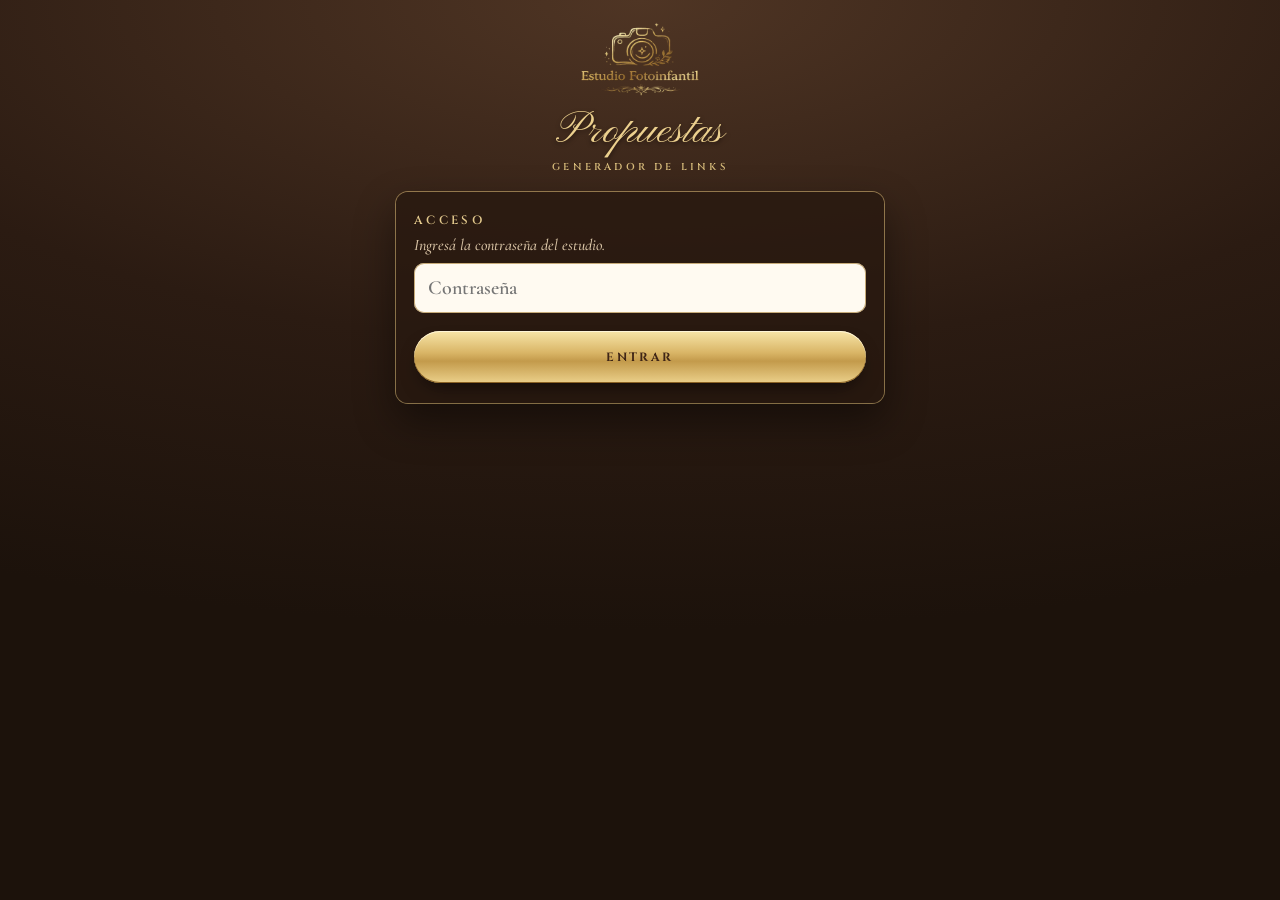
<file: crear.html>
<!doctype html>
<html lang="es">
<head>
<meta charset="utf-8">
<meta name="viewport" content="width=device-width, initial-scale=1, viewport-fit=cover">
<title>Generador de propuestas · Estudio Fotoinfantil</title>
<meta name="robots" content="noindex, nofollow">
<meta name="theme-color" content="#2b1b12">
<link rel="icon" type="image/png" href="crear-assets/favicon.png?v=2835389d">
<link rel="apple-touch-icon" href="crear-assets/apple-touch-icon.png?v=2835389d">
<script src="navidad2/config.js?v=2835389d"></script>
<script src="primer-anito/config.js?v=2835389d"></script>
<script src="maternidad/config.js?v=2835389d"></script>
<script src="mes-a-mes/config.js?v=2835389d"></script>
<script src="cumpleanitos/config.js?v=2835389d"></script>
<style>
@font-face{font-family:"Pinyon";src:url(crear-assets/pinyon-script-latin-400-normal.woff2) format("woff2");font-display:swap}
@font-face{font-family:"Cinzel";font-weight:600;src:url(crear-assets/cinzel-latin-600-normal.woff2) format("woff2");font-display:swap}
@font-face{font-family:"Cinzel";font-weight:700;src:url(crear-assets/cinzel-latin-700-normal.woff2) format("woff2");font-display:swap}
@font-face{font-family:"Cormorant LN";font-weight:500;src:url(crear-assets/cormorant-ln-500-normal.woff2) format("woff2");font-display:swap}
@font-face{font-family:"Cormorant LN";font-weight:600;src:url(crear-assets/cormorant-ln-600-normal.woff2) format("woff2");font-display:swap}
@font-face{font-family:"Cormorant LN";font-weight:700;src:url(crear-assets/cormorant-ln-700-normal.woff2) format("woff2");font-display:swap}
@font-face{font-family:"Cormorant LN";font-weight:500;font-style:italic;src:url(crear-assets/cormorant-ln-500-italic.woff2) format("woff2");font-display:swap}
*{box-sizing:border-box;margin:0;padding:0}
html{-webkit-text-size-adjust:100%}
body{min-height:100vh;background:#2b1b12;color:#f3e6d3;font-family:"Cormorant LN",Georgia,serif;font-size:18px;-webkit-font-smoothing:antialiased}
body::before{content:"";position:fixed;inset:0;z-index:-1;background:radial-gradient(120% 70% at 50% 0%,#4f3524 0%,#2b1b12 55%,#1c120b 100%)}
[hidden]{display:none!important}
.wrap{max-width:520px;margin:0 auto;padding:22px 16px calc(40px + env(safe-area-inset-bottom))}
header{text-align:center;margin-bottom:18px}
header img{width:118px}
h1{font-family:"Pinyon";font-weight:400;font-size:44px;line-height:1.15;color:#ecd08e;margin-top:6px;text-shadow:0 2px 4px rgba(10,0,3,.5)}
.sub{font-family:"Cinzel";font-weight:600;font-size:10px;letter-spacing:.32em;color:#d9bd7c;margin-top:2px}
.card{position:relative;margin-top:16px;padding:20px 18px;border-radius:12px;background:rgba(40,25,16,.78);box-shadow:0 0 0 1px rgba(222,190,120,.55),0 18px 40px rgba(0,0,0,.45)}
h2{font-family:"Cinzel";font-weight:600;font-size:12px;letter-spacing:.28em;color:#e3c98d}
p{line-height:1.4}
.muted{color:#d9c4a6;font-style:italic;font-size:16px}
label,.lab{display:block;margin-top:16px;font-family:"Cinzel";font-weight:600;font-size:11px;letter-spacing:.2em;color:#e3c98d}
label span,.lab span{font-family:"Cormorant LN";font-style:italic;font-weight:500;letter-spacing:0;font-size:15px;color:#cdb594;text-transform:none}
input,textarea{display:block;width:100%;margin-top:7px;padding:13px 14px;border-radius:10px;border:0;outline:0;background:#fffaf1;color:#3a2320;font-family:"Cormorant LN",Georgia,serif;font-weight:600;font-size:20px;box-shadow:inset 0 0 0 1px rgba(176,138,70,.7)}
input[type=date]{min-height:50px;-webkit-appearance:none;appearance:none}
input:focus,textarea:focus{box-shadow:inset 0 0 0 2px #c9a259}
textarea{font-weight:500;font-size:17px;line-height:1.35;resize:vertical}
.chips{display:flex;flex-wrap:wrap;gap:8px;margin-top:8px}
.chip{position:relative}
.chip input{position:absolute;opacity:0;pointer-events:none}
.chip span{display:flex;align-items:center;gap:7px;min-height:42px;padding:0 16px;border-radius:21px;box-shadow:inset 0 0 0 1px rgba(222,190,120,.55);font-family:"Cinzel";font-weight:600;font-size:10.5px;letter-spacing:.16em;color:#e8d3a6;cursor:pointer;user-select:none;-webkit-user-select:none}
.chip span i{width:12px;height:12px;border-radius:6px;display:inline-block}
.chip input:checked+span{background:linear-gradient(180deg,#f7e5a8 0%,#d9b566 42%,#c39a4b 58%,#ebd08a 100%);color:#3f2516;box-shadow:inset 0 1px 0 #fff6d8,inset 0 -1px 0 #8a6224}
.chip input:focus-visible+span{outline:2px solid #ecd08e;outline-offset:2px}
.chips.big .chip span{min-height:48px;font-size:11px;padding:0 18px}
.row2{display:flex;gap:10px}
.row2>div{flex:1;min-width:0}
.btn{display:flex;align-items:center;justify-content:center;gap:10px;width:100%;min-height:52px;margin-top:18px;border:0;border-radius:26px;cursor:pointer;text-decoration:none;
  background:linear-gradient(180deg,#f7e5a8 0%,#d9b566 42%,#c39a4b 58%,#ebd08a 100%);box-shadow:inset 0 1px 0 #fff6d8,inset 0 -1px 0 #8a6224,0 10px 20px -8px rgba(0,0,0,.6);
  font-family:"Cinzel";font-weight:700;font-size:12px;letter-spacing:.2em;color:#3f2516}
.btn svg{width:20px;height:20px}
.btn2{display:flex;align-items:center;justify-content:center;gap:8px;flex:1;min-height:46px;border:0;border-radius:23px;cursor:pointer;background:transparent;text-decoration:none;
  box-shadow:inset 0 0 0 1px rgba(222,190,120,.75);font-family:"Cinzel";font-weight:600;font-size:10.5px;letter-spacing:.18em;color:#f0d796}
.row{display:flex;gap:10px;margin-top:10px}
.err{margin-top:10px;color:#ffb4b4;font-style:italic}
.hint{margin-top:7px;font-size:15px}
.res .k{font-family:"Cinzel";font-weight:600;font-size:10px;letter-spacing:.26em;color:#d9bd7c}
.res .nm{font-family:"Pinyon";font-size:38px;line-height:1.2;color:#ecd08e;margin-top:2px;word-break:break-word}
.res .det{font-style:italic;color:#d9c4a6;font-size:16px;margin-top:2px}
.link{margin-top:8px;padding:11px 12px;border-radius:9px;background:rgba(255,250,241,.08);box-shadow:inset 0 0 0 1px rgba(222,190,120,.35);font-family:ui-monospace,Menlo,Consolas,monospace;font-size:13px;line-height:1.4;color:#f6e8cf;word-break:break-all;user-select:all;-webkit-user-select:all}
.hh{display:flex;align-items:center;justify-content:space-between}
.hh button{border:0;background:none;color:#d9bd7c;font-family:"Cormorant LN";font-style:italic;font-size:16px;cursor:pointer;text-decoration:underline}
ul{list-style:none;margin-top:6px}
li{display:flex;align-items:center;gap:10px;padding:11px 0;border-bottom:1px solid rgba(222,190,120,.2)}
li:last-child{border-bottom:0}
li .who{flex:1;min-width:0}
li .who b{display:block;font-family:"Cormorant LN";font-weight:700;font-size:19px;color:#f6e8cf;white-space:nowrap;overflow:hidden;text-overflow:ellipsis}
li .who small{display:block;font-style:italic;font-size:14px;color:#cdb594;white-space:nowrap;overflow:hidden;text-overflow:ellipsis}
li .tag{display:inline-block;margin-right:6px;padding:1px 7px;border-radius:8px;font-family:"Cinzel";font-style:normal;font-weight:600;font-size:8.5px;letter-spacing:.14em;color:#3f2516;background:#e3c98d;vertical-align:1px}
li .tag.nav{background:#d98b8b}
li .tag.mat{background:#e6c2c9}
li .tag.mm{background:#bcd3e3}
li .tag.cu{background:#c9dfb6}
li a,li button{flex:none;display:flex;align-items:center;justify-content:center;width:42px;height:42px;border-radius:21px;border:0;cursor:pointer;background:transparent;box-shadow:inset 0 0 0 1px rgba(222,190,120,.6);color:#f0d796}
li svg{width:19px;height:19px}
.status{margin-top:12px;font-size:15.5px;line-height:1.5;color:#e2cdb0}
.status b{color:#f3dc9c}
.status h3{font-family:"Cinzel";font-weight:600;font-size:10px;letter-spacing:.24em;color:#d9bd7c;margin-top:12px}
.foot{text-align:center;margin-top:18px}
.foot button{border:0;background:none;color:#cdb594;font-family:"Cormorant LN";font-style:italic;font-size:16px;text-decoration:underline;cursor:pointer}
.toast{position:fixed;left:50%;top:16px;z-index:9;transform:translate(-50%,-170%);opacity:0;visibility:hidden;padding:10px 18px;border-radius:20px;background:#3a2417;color:#f3dc9c;font-weight:600;font-style:italic;box-shadow:0 0 0 1px rgba(222,190,120,.6),0 10px 24px rgba(0,0,0,.45);transition:transform .35s,opacity .35s,visibility .35s}
.toast.on{transform:translate(-50%,0);opacity:1;visibility:visible}
</style>
</head>
<body>
<svg width="0" height="0" style="position:absolute" aria-hidden="true">
  <symbol id="chat" viewBox="0 0 24 24"><path d="M12 3.2c-5 0-9 3.4-9 7.7 0 2.4 1.3 4.6 3.4 6l-.8 3.6 3.9-2.2c.8.2 1.6.3 2.5.3 5 0 9-3.4 9-7.7S17 3.2 12 3.2z" fill="none" stroke="currentColor" stroke-width="1.5" stroke-linejoin="round"/><circle cx="8.4" cy="11" r="1.1" fill="currentColor"/><circle cx="12" cy="11" r="1.1" fill="currentColor"/><circle cx="15.6" cy="11" r="1.1" fill="currentColor"/></symbol>
  <symbol id="copy" viewBox="0 0 24 24"><rect x="8.5" y="8.5" width="11" height="12" rx="2" fill="none" stroke="currentColor" stroke-width="1.5"/><path d="M15.5 8.5V5.5a2 2 0 0 0-2-2h-7a2 2 0 0 0-2 2v9a2 2 0 0 0 2 2h2" fill="none" stroke="currentColor" stroke-width="1.5"/></symbol>
  <symbol id="eye" viewBox="0 0 24 24"><path d="M2.5 12S6 5.5 12 5.5 21.5 12 21.5 12 18 18.5 12 18.5 2.5 12 2.5 12z" fill="none" stroke="currentColor" stroke-width="1.5"/><circle cx="12" cy="12" r="3" fill="none" stroke="currentColor" stroke-width="1.5"/></symbol>
</svg>
<main class="wrap">
  <header>
    <img src="crear-assets/logo_foil_light_s.webp" alt="Estudio Fotoinfantil">
    <h1>Propuestas</h1>
    <div class="sub">GENERADOR DE LINKS</div>
  </header>

  <section class="card" id="lock">
    <h2>ACCESO</h2>
    <p class="muted" style="margin-top:6px">Ingresá la contraseña del estudio.</p>
    <form id="lockf" autocomplete="on">
      <input id="pw" type="password" autocomplete="current-password" placeholder="Contraseña" aria-label="Contraseña">
      <button class="btn" type="submit">ENTRAR</button>
    </form>
    <p class="err" id="err" hidden>Contraseña incorrecta. Probá de nuevo.</p>
  </section>

  <div id="app" hidden>
    <form class="card" id="f" autocomplete="off" novalidate>
      <h2>NUEVA PROPUESTA</h2>
      <div class="lab" id="lbtipo">Sesión</div>
      <div class="chips big" role="radiogroup" aria-labelledby="lbtipo">
        <label class="chip"><input type="radio" name="tipo" value="pa"><span>PRIMER AÑITO</span></label>
        <label class="chip"><input type="radio" name="tipo" value="cu"><span>CUMPLEAÑITOS</span></label>
        <label class="chip"><input type="radio" name="tipo" value="mm"><span>MES A MES</span></label>
        <label class="chip"><input type="radio" name="tipo" value="mat"><span>EMBARAZO</span></label>
        <label class="chip"><input type="radio" name="tipo" value="nav"><span>NAVIDAD 2026</span></label>
      </div>
      <label for="bebe" id="lb1">Nombre del bebé</label>
      <input id="bebe" maxlength="40" placeholder="Ej: Alaia" required autocapitalize="words" enterkeyhint="next">
      <label for="mama" id="lb2">Nombre de la mamá <span>(opcional)</span></label>
      <input id="mama" maxlength="40" placeholder="Ej: Laura" autocapitalize="words" enterkeyhint="next">
      <p class="muted hint" id="h1">Si cargás el nombre de la mamá, la carta empieza con «Querida Laura,».</p>
      <div id="matf" hidden>
        <label for="bebem">Nombre del bebé <span>(opcional)</span></label>
        <input id="bebem" maxlength="40" placeholder="Ej: Olivia" autocapitalize="words" enterkeyhint="next">
      </div>
      <div id="paf">
        <div class="lab" id="lbg">Es… <span id="lbgs">(cambia los colores y las fotos)</span></div>
        <div class="chips" role="radiogroup" aria-labelledby="lbg">
          <label class="chip"><input type="radio" name="g" value="nena"><span><i style="background:#dca0ab"></i>NENA</span></label>
          <label class="chip"><input type="radio" name="g" value="nene"><span><i style="background:#a3c3da"></i>NENE</span></label>
          <label class="chip"><input type="radio" name="g" value="" checked><span><i style="background:#d4b06e"></i><b id="gneu" style="font-weight:inherit">SIN ESPECIFICAR</b></span></label>
        </div>
        <div id="wedad" hidden>
          <div class="lab" id="lbedad">Cumple… <span>(opcional · de 1 a 5 años)</span></div>
          <div class="chips" role="radiogroup" aria-labelledby="lbedad">
            <label class="chip"><input type="radio" name="edad" value="1"><span>1 AÑITO</span></label>
            <label class="chip"><input type="radio" name="edad" value="2"><span>2</span></label>
            <label class="chip"><input type="radio" name="edad" value="3"><span>3</span></label>
            <label class="chip"><input type="radio" name="edad" value="4"><span>4</span></label>
            <label class="chip"><input type="radio" name="edad" value="5"><span>5 AÑOS</span></label>
            <label class="chip"><input type="radio" name="edad" value="" checked><span>SIN DATO</span></label>
          </div>
        </div>
        <div class="row2">
          <div id="wcumple"><label for="cumple" id="lbcumple">Primer cumple <span>(opcional)</span></label><input id="cumple" type="date"></div>
          <div id="wfpp" hidden><label for="fpp">Fecha de parto</label><input id="fpp" type="date"></div>
          <div id="wnac" hidden><label for="nac">Nacimiento <span>(opcional)</span></label><input id="nac" type="date"></div>
          <div><label for="hasta">Valores hasta</label><input id="hasta" type="date"></div>
        </div>
        <div class="chips" id="vchips" aria-label="Vigencia rápida">
          <label class="chip"><input type="radio" name="vig" value="7"><span>7 DÍAS</span></label>
          <label class="chip"><input type="radio" name="vig" value="15"><span>15 DÍAS</span></label>
          <label class="chip"><input type="radio" name="vig" value="30"><span>30 DÍAS</span></label>
          <label class="chip"><input type="radio" name="vig" value="0"><span>SIN FECHA</span></label>
        </div>
        <p class="muted hint" id="h2">Con la fecha del cumple, la propuesta cuenta las semanas que faltan y marca el momento ideal en el calendario. Los valores del link quedan fijos hasta la fecha de vigencia.</p>
      </div>
      <button class="btn" type="submit">CREAR LINK</button>
      <p class="err" id="ferr" hidden></p>
    </form>

    <section class="card res" id="res" hidden>
      <div class="k" id="rk">PROPUESTA PARA</div>
      <div class="nm" id="rnm"></div>
      <div class="det" id="rdet"></div>
      <div class="link" id="link"></div>
      <a class="btn" id="bwa" href="#" target="_blank" rel="noopener"><svg aria-hidden="true"><use href="#chat"/></svg>ENVIAR POR WHATSAPP</a>
      <div class="row">
        <button class="btn2" type="button" id="bcopy"><svg width="17" height="17" aria-hidden="true"><use href="#copy"/></svg>COPIAR LINK</button>
        <a class="btn2" id="bview" href="#" target="_blank" rel="noopener"><svg width="17" height="17" aria-hidden="true"><use href="#eye"/></svg>VER</a>
      </div>
      <label for="msg">Mensaje para WhatsApp <span>(podés editarlo)</span></label>
      <textarea id="msg" rows="5"></textarea>
      <div class="row"><button class="btn2" type="button" id="bcopymsg"><svg width="17" height="17" aria-hidden="true"><use href="#copy"/></svg>COPIAR MENSAJE</button></div>
    </section>

    <section class="card">
      <div class="hh"><h2>ÚLTIMOS LINKS</h2><button type="button" id="clr">Borrar lista</button></div>
      <ul id="hist"></ul>
      <p class="muted" id="empty" style="margin-top:8px">Todavía no creaste links en este dispositivo.</p>
    </section>

    <section class="card">
      <h2>ESTADO</h2>
      <div class="status" id="status"></div>
    </section>
    <div class="foot"><button type="button" id="out">Cerrar sesión en este dispositivo</button></div>
  </div>
</main>
<div class="toast" id="toast" role="status" aria-live="polite"></div>

<script>
(function () {
  'use strict';
  var HASH = 'fa869db9687c308c2af5bbe545c2247c93095af297a9a0c0560c305123a86428';
  var KEY_OK = 'navgen_ok', KEY_H = 'navgen_hist', KEY_T = 'navgen_tipo';
  // antes de abrir el generador: la lista de últimos links se arma al entrar y necesita la dirección base
  var BASE = location.href.split('#')[0].split('?')[0].replace(/[^\/]*$/, '');
  var NAV = window.NAVIDAD || {}, PA = window.PRIMER_ANITO || {}, MAT = window.MATERNIDAD || {}, MM = window.MES_A_MES || {}, CU = window.CUMPLEANITOS || {};
  var TIPOS = { pa: { name: 'Primer añito', path: 'primer-anito/' }, cu: { name: 'Cumpleañitos', path: 'cumpleanitos/' }, mm: { name: 'Mes a mes', path: 'mes-a-mes/' }, mat: { name: 'Embarazo', path: 'maternidad/' }, nav: { name: 'Navidad 2026', path: 'navidad2/' } };
  function $(s) { return document.querySelector(s); }
  function $$(s) { return Array.prototype.slice.call(document.querySelectorAll(s)); }
  function store(k, v) { try { if (v === undefined) return localStorage.getItem(k); if (v === null) localStorage.removeItem(k); else localStorage.setItem(k, v); } catch (e) { return null; } }

  var toastEl = $('#toast'), tt;
  function toast(m) { toastEl.textContent = m; toastEl.classList.add('on'); clearTimeout(tt); tt = setTimeout(function () { toastEl.classList.remove('on'); }, 2000); }

  async function sha(t) {
    var buf = await crypto.subtle.digest('SHA-256', new TextEncoder().encode(t));
    return Array.from(new Uint8Array(buf)).map(function (b) { return b.toString(16).padStart(2, '0'); }).join('');
  }

  /* ---------------------------------------------------------------- fechas (hora de Argentina) */
  function todayAR() {
    try {
      var parts = new Intl.DateTimeFormat('en-US', { timeZone: 'America/Argentina/Buenos_Aires', year: 'numeric', month: '2-digit', day: '2-digit' }).formatToParts(new Date());
      var m = {}; parts.forEach(function (p) { m[p.type] = p.value; });
      return m.year + '-' + m.month + '-' + m.day;
    } catch (e) { return new Date(Date.now() - 3 * 3600 * 1000).toISOString().slice(0, 10); }
  }
  function addDays(s, n) { var p = s.split('-').map(Number), d = new Date(Date.UTC(p[0], p[1] - 1, p[2] + n)); return d.toISOString().slice(0, 10); }
  function validDate(s) {
    if (!/^\d{4}-\d{2}-\d{2}$/.test(String(s || ''))) return '';
    var p = s.split('-').map(Number), d = new Date(Date.UTC(p[0], p[1] - 1, p[2]));
    return d.getUTCFullYear() === p[0] && d.getUTCMonth() === p[1] - 1 && d.getUTCDate() === p[2] ? s : '';
  }
  function fmtDate(iso) { var p = String(iso || '').split('-'); return p.length === 3 ? (+p[2]) + '/' + (+p[1]) : iso; }
  function fmtDateY(iso) { var p = String(iso || '').split('-'); return p.length === 3 ? (+p[2]) + '/' + (+p[1]) + '/' + p[0] : iso; }
  function money(n) { return String(Math.round(n)).replace(/\B(?=(\d{3})+(?!\d))/g, '.'); }

  /* ---------------------------------------------------------------- acceso */
  function unlock() { store('efi_estudio', '1'); $('#lock').hidden = true; $('#app').hidden = false; renderHist(); renderStatus(); setTimeout(function () { $('#bebe').focus(); }, 50); }
  if (store(KEY_OK) === HASH) unlock();
  $('#lockf').addEventListener('submit', async function (e) {
    e.preventDefault();
    var h = '';
    try { h = await sha($('#pw').value.trim().toUpperCase()); } catch (err) { h = ''; }
    if (h === HASH) { store(KEY_OK, HASH); $('#err').hidden = true; unlock(); }
    else { $('#err').hidden = false; $('#pw').select(); }
  });
  $('#out').addEventListener('click', function () { store(KEY_OK, null); location.reload(); });

  /* ---------------------------------------------------------------- formulario */
  function clean(s) {
    s = String(s || '').replace(/[\u0000-\u001f\u007f<>{}\[\]\\"`]/g, '').replace(/\s+/g, ' ').trim();
    if (s.length > 40) { var cut = s.slice(0, 41), sp = cut.lastIndexOf(' '); s = (sp > 15 ? cut.slice(0, sp) : s.slice(0, 40)).trim(); }
    if (s && (s === s.toLowerCase() || s === s.toUpperCase())) {
      s = s.toLowerCase().replace(/(^|[\s\-'’])([^\s\-'’])/g, function (m, a, b) { return a + b.toUpperCase(); });
      s = s.replace(/ (De|Del|La|Las|Los|Y)(?= )/g, function (m, w) { return ' ' + w.toLowerCase(); });
    }
    return s;
  }
  var q0 = new URLSearchParams(location.search);
  var TQ = { navidad: 'nav', 'primer-anito': 'pa', maternidad: 'mat', embarazo: 'mat', 'mes-a-mes': 'mm', mes: 'mm', cumpleanitos: 'cu', cumple: 'cu' };
  var tipo0 = TQ[q0.get('tipo')] || store(KEY_T) || 'pa';
  if (!TIPOS[tipo0]) tipo0 = 'pa';
  $$('input[name=tipo]').forEach(function (r) { r.checked = r.value === tipo0; });
  function tipo() { var r = $('input[name=tipo]:checked'); return r ? r.value : 'pa'; }
  var LBL = {
    pa: { l1: 'Nombre del bebé', p1: 'Ej: Alaia', l2: 'Nombre de la mamá <span>(opcional)</span>', p2: 'Ej: Laura', h1: 'Si cargás el nombre de la mamá, la carta empieza con «Querida Laura,».' },
    cu: { l1: 'Nombre del cumpleañero', p1: 'Ej: Laia', l2: 'Nombre de la mamá <span>(opcional)</span>', p2: 'Ej: Laura', h1: 'Si cargás el nombre de la mamá, la carta empieza con «Querida Laura,».' },
    mm: { l1: 'Nombre del bebé', p1: 'Ej: Francesca', l2: 'Nombre de la mamá <span>(opcional)</span>', p2: 'Ej: Laura', h1: 'Si cargás el nombre de la mamá, la carta empieza con «Querida Laura,».' },
    nav: { l1: 'Nombre del bebé', p1: 'Ej: Alaia', l2: 'Nombre de la mamá <span>(opcional)</span>', p2: 'Ej: Laura', h1: 'Si cargás el nombre de la mamá, la carta empieza con «Querida Laura,».' },
    mat: { l1: 'Nombre de la mamá', p1: 'Ej: Micaela', l2: 'Nombre de la pareja <span>(opcional)</span>', p2: 'Ej: Lucas', h1: 'Con pareja, la propuesta dice «Micaela & Lucas» y la carta empieza con «Queridos Micaela y Lucas,».' }
  };
  function syncTipo() {
    var t = tipo(), L = LBL[t];
    $('#paf').hidden = t === 'nav';
    $('#matf').hidden = t !== 'mat';
    $('#wcumple').hidden = t !== 'pa' && t !== 'cu';
    $('#wedad').hidden = t !== 'cu';
    $('#lbcumple').innerHTML = t === 'cu' ? 'Fecha del cumple <span>(opcional)</span>' : 'Primer cumple <span>(opcional)</span>';
    $('#wfpp').hidden = t !== 'mat';
    $('#wnac').hidden = t !== 'mm';
    $('#lb1').textContent = L.l1; $('#bebe').placeholder = L.p1;
    $('#lb2').innerHTML = L.l2; $('#mama').placeholder = L.p2;
    $('#h1').textContent = L.h1;
    $('#lbgs').textContent = t === 'mat' ? '(cambia los colores)' : '(cambia los colores y las fotos)';
    $('#gneu').textContent = t === 'mat' ? 'SORPRESA' : 'SIN ESPECIFICAR';
    $('#h2').textContent = t === 'mat'
      ? 'Con la fecha probable de parto, la propuesta muestra en qué semana está y marca su momento ideal (semanas 28 a 34). Los valores del link quedan fijos hasta la fecha de vigencia.'
      : (t === 'mm'
        ? 'Con la fecha de nacimiento (o la fecha probable, si todavía no nació), la propuesta arma sus 12 meses y marca su próximo cumplemes. Si ya tiene unos meses, muestra desde qué mes se suma. El precio del link queda fijo hasta la fecha de vigencia.'
        : (t === 'cu'
          ? 'Con los años que cumple, la portada muestra su edad. Con la fecha del cumple, cuenta las semanas que faltan y marca el momento ideal en el calendario. Los valores del link quedan fijos hasta la fecha de vigencia.'
          : 'Con la fecha del cumple, la propuesta cuenta las semanas que faltan y marca el momento ideal en el calendario. Los valores del link quedan fijos hasta la fecha de vigencia.'));
    store(KEY_T, t);
  }
  $$('input[name=tipo]').forEach(function (r) { r.addEventListener('change', syncTipo); });
  syncTipo();

  var VD = +PA.vigenciaDias || 7;
  function setVig(days) {
    $('#hasta').value = days ? addDays(todayAR(), days) : '';
    $$('input[name=vig]').forEach(function (r) { r.checked = +r.value === days; });
  }
  setVig(VD);
  $$('input[name=vig]').forEach(function (r) { r.addEventListener('change', function () { setVig(+r.value); }); });
  $('#hasta').addEventListener('input', function () { $$('input[name=vig]').forEach(function (r) { r.checked = false; }); if (!$('#hasta').value) $('input[name=vig][value="0"]').checked = true; });
  $('#hasta').min = todayAR();

  function linkFor(x) {
    var q = new URLSearchParams();
    q.set('para', x.b);
    if (x.tipo === 'mat') {
      if (x.m) q.set('pareja', x.m);
      if (x.n) q.set('bebe', x.n);
      if (x.g) q.set('g', x.g);
      if (x.f) q.set('fpp', x.f);
      if (x.h) { q.set('hasta', x.h); if (x.l) q.set('l', x.l); }
      return BASE + TIPOS[x.tipo].path + '?' + q.toString();
    }
    if (x.m) q.set('mama', x.m);
    if (x.tipo === 'mm') {
      if (x.g) q.set('g', x.g);
      if (x.d) q.set('nac', x.d);
      if (x.h) { q.set('hasta', x.h); if (x.l) q.set('l', x.l); }
    }
    if (x.tipo === 'cu') {
      if (x.g) q.set('g', x.g);
      if (x.e) q.set('edad', String(x.e));
      if (x.c) q.set('cumple', x.c);
      if (x.h) { q.set('hasta', x.h); if (x.l) q.set('l', x.l); }
    }
    if (x.tipo === 'pa') {
      if (x.g) q.set('g', x.g);
      if (x.c) q.set('cumple', x.c);
      if (x.h) { q.set('hasta', x.h); if (x.l) q.set('l', x.l); }
    }
    return BASE + TIPOS[x.tipo].path + '?' + q.toString();
  }
  function msgFor(x, link) {
    if (x.tipo === 'mat') {
      return '¡Hola ' + x.b + (x.m ? ' y ' + x.m : '') + '! 🤍 Te comparto la propuesta para ' + (x.m ? 'su' : 'tu') + ' sesión de embarazo, que preparamos especialmente para ' + (x.m ? 'ustedes' : 'vos') + ' ✨\n' +
        (x.m ? 'Ahí van a encontrar los packs, ' + (x.f ? 'su momento ideal' : 'las fechas') : 'Ahí vas a encontrar los packs, ' + (x.f ? 'tu momento ideal' : 'las fechas')) + ' y cómo reservar.\n📌 Para la sesión: 2 cambios de ropa, la ecografía impresa y unos zapatitos del bebé.\n\n' + link;
    }
    if (x.tipo === 'mm') {
      return (x.m ? '¡Hola ' + x.m + '! 🤍' : '¡Hola! 🤍') + ' Te comparto la propuesta del plan Mes a mes que preparamos especialmente para ' + x.b + ' ✨\n' +
        'Una sesión por mes hasta su primer añito, con el precio congelado y una carpeta de regalo en cada sesión. Ahí vas a encontrar cómo es el plan, las fechas y cómo reservar.\n\n' + link;
    }
    if (x.tipo === 'cu') {
      var cel = x.e ? (x.e === 1 ? 'el primer añito de ' : 'los ' + x.e + ' añitos de ') : 'el cumple de ';
      return (x.m ? '¡Hola ' + x.m + '! 🎂' : '¡Hola! 🎂') + ' Te comparto la propuesta para ' + cel + x.b + ' que preparamos especialmente para ustedes ✨\n' +
        'Ahí vas a encontrar las temáticas, los packs, las fechas disponibles y cómo reservar.\n\n' + link;
    }
    if (x.tipo === 'nav') {
      return (x.m ? '¡Hola ' + x.m + '! 🎄' : '¡Hola! 🎄') + ' Te comparto la propuesta de Navidad 2026 que preparamos especialmente para ' + x.b + ' ✨\n' +
        'Ahí vas a encontrar las experiencias, las fechas y cómo reservar.\n\n' + link;
    }
    return (x.m ? '¡Hola ' + x.m + '! 👑' : '¡Hola! 👑') + ' Te comparto la propuesta para el primer añito de ' + x.b + ' que preparamos especialmente para ustedes ✨\n' +
      'Ahí vas a encontrar los packs, las fechas disponibles y cómo reservar.\n\n' + link;
  }
  function detFor(x) {
    if (x.tipo === 'nav') return 'Navidad 2026';
    if (x.tipo === 'mat') {
      var e = ['Embarazo'];
      if (x.n) e.push('bebé ' + x.n);
      if (x.g) e.push(x.g === 'nena' ? 'nena' : 'nene');
      if (x.f) e.push('parto ' + fmtDate(x.f));
      e.push(x.h ? 'valores hasta ' + fmtDate(x.h) : 'sin vencimiento');
      return e.join(' · ');
    }
    if (x.tipo === 'mm') {
      var mm = ['Mes a mes'];
      if (x.g) mm.push(x.g === 'nena' ? 'nena' : 'nene');
      if (x.d) mm.push((x.d > todayAR() ? 'nace ' : 'nació ') + fmtDateY(x.d));
      mm.push(x.h ? 'precio hasta ' + fmtDate(x.h) : 'sin vencimiento');
      return mm.join(' · ');
    }
    if (x.tipo === 'cu') {
      var cd = ['Cumpleañitos'];
      if (x.e) cd.push(x.e === 1 ? '1 añito' : x.e + ' añitos');
      if (x.g) cd.push(x.g === 'nena' ? 'nena' : 'nene');
      if (x.c) cd.push('cumple ' + fmtDate(x.c));
      cd.push(x.h ? 'valores hasta ' + fmtDate(x.h) : 'sin vencimiento');
      return cd.join(' · ');
    }
    var d = ['Primer añito'];
    if (x.g) d.push(x.g === 'nena' ? 'nena' : 'nene');
    if (x.c) d.push('cumple ' + fmtDate(x.c));
    d.push(x.h ? 'valores hasta ' + fmtDate(x.h) : 'sin vencimiento');
    return d.join(' · ');
  }
  function waShare(text) { return 'https://wa.me/?text=' + encodeURIComponent(text); }
  function copy(t) {
    if (navigator.clipboard && window.isSecureContext) return navigator.clipboard.writeText(t);
    return new Promise(function (res, rej) {
      var ta = document.createElement('textarea'); ta.value = t; ta.style.position = 'fixed'; ta.style.opacity = '0';
      document.body.appendChild(ta); ta.select();
      try { document.execCommand('copy') ? res() : rej(); } catch (e) { rej(e); }
      document.body.removeChild(ta);
    });
  }

  var cur = null;
  function show(x) {
    var link = linkFor(x);
    cur = { x: x, link: link };
    $('#rk').textContent = 'PROPUESTA ' + TIPOS[x.tipo].name.toUpperCase() + ' PARA';
    $('#rnm').textContent = x.b + (x.m ? (x.tipo === 'mat' ? ' & ' : ' · ') + x.m : '');
    $('#rdet').textContent = detFor(x);
    $('#link').textContent = link;
    $('#bview').href = link;
    $('#msg').value = msgFor(x, link);
    $('#bwa').href = waShare($('#msg').value);
    $('#res').hidden = false;
    $('#res').scrollIntoView({ behavior: 'smooth', block: 'start' });
  }
  $('#msg').addEventListener('input', function () { $('#bwa').href = waShare($('#msg').value); });
  function ferr(t) { $('#ferr').textContent = t; $('#ferr').hidden = !t; }
  $('#f').addEventListener('submit', function (e) {
    e.preventDefault();
    ferr('');
    var t = tipo(), b = clean($('#bebe').value), m = clean($('#mama').value);
    if (!b) { ferr(t === 'mat' ? 'Falta el nombre de la mamá.' : (t === 'cu' ? 'Falta el nombre del cumpleañero.' : 'Falta el nombre del bebé.')); $('#bebe').focus(); return; }
    var x = { tipo: t, b: b, m: m, t: Date.now() };
    if (t === 'mat') {
      var gm = $('input[name=g]:checked');
      x.g = gm ? gm.value : '';
      x.n = clean($('#bebem').value);
      var f = $('#fpp').value.trim(), hm = $('#hasta').value.trim();
      if (f && !validDate(f)) { ferr('La fecha de parto no es válida.'); return; }
      if (f && (f < addDays(todayAR(), -30) || f > addDays(todayAR(), 300))) { ferr('Revisá la fecha de parto: debería ser dentro de los próximos 9 meses.'); return; }
      if (hm && !validDate(hm)) { ferr('La fecha de vigencia no es válida.'); return; }
      if (hm && hm < todayAR()) { ferr('La vigencia no puede ser anterior a hoy.'); return; }
      x.f = f; x.h = hm; x.l = MAT.listaActual || '';
    }
    if (t === 'mm') {
      var gg = $('input[name=g]:checked');
      x.g = gg ? gg.value : '';
      var na = $('#nac').value.trim(), hh = $('#hasta').value.trim();
      if (na && !validDate(na)) { ferr('La fecha de nacimiento no es válida.'); return; }
      if (na && (na < addDays(todayAR(), -380) || na > addDays(todayAR(), 290))) { ferr('Revisá la fecha de nacimiento: el plan es para bebés de hasta un año (o que nacen en los próximos meses).'); return; }
      if (hh && !validDate(hh)) { ferr('La fecha de vigencia no es válida.'); return; }
      if (hh && hh < todayAR()) { ferr('La vigencia no puede ser anterior a hoy.'); return; }
      x.d = na; x.h = hh; x.l = MM.listaActual || '';
    }
    if (t === 'cu') {
      var gc = $('input[name=g]:checked'), ec = $('input[name=edad]:checked');
      x.g = gc ? gc.value : '';
      x.e = ec ? +ec.value : 0;
      var cc = $('#cumple').value.trim(), hc = $('#hasta').value.trim();
      if (cc && !validDate(cc)) { ferr('La fecha del cumple no es válida.'); return; }
      if (hc && !validDate(hc)) { ferr('La fecha de vigencia no es válida.'); return; }
      if (hc && hc < todayAR()) { ferr('La vigencia no puede ser anterior a hoy.'); return; }
      if (cc && (cc < addDays(todayAR(), -120) || cc > addDays(todayAR(), 400))) { ferr('Revisá la fecha del cumple: tiene que ser la de su próximo cumple (no la de nacimiento).'); return; }
      x.c = cc; x.h = hc; x.l = CU.listaActual || '';
    }
    if (t === 'pa') {
      var g = $('input[name=g]:checked');
      x.g = g ? g.value : '';
      var c = $('#cumple').value.trim(), h = $('#hasta').value.trim();
      if (c && !validDate(c)) { ferr('La fecha del cumple no es válida.'); return; }
      if (h && !validDate(h)) { ferr('La fecha de vigencia no es válida.'); return; }
      if (h && h < todayAR()) { ferr('La vigencia no puede ser anterior a hoy.'); return; }
      if (c && (c < addDays(todayAR(), -400) || c > addDays(todayAR(), 400))) { ferr('Revisá la fecha del cumple: debería ser dentro de este año.'); return; }
      x.c = c; x.h = h; x.l = PA.listaActual || '';
    }
    show(x);
    addHist(x);
  });
  $('#bcopy').addEventListener('click', function () { if (cur) copy(cur.link).then(function () { toast('Link copiado'); }, function () { toast('No se pudo copiar'); }); });
  $('#bcopymsg').addEventListener('click', function () { copy($('#msg').value).then(function () { toast('Mensaje copiado'); }, function () { toast('No se pudo copiar'); }); });

  /* ---------------------------------------------------------------- historial (se guarda en este dispositivo) */
  function getHist() {
    var h;
    try { h = JSON.parse(store(KEY_H) || '[]') || []; } catch (e) { h = []; }
    return h.map(function (x) { if (!x.tipo) x.tipo = 'nav'; return x; }).filter(function (x) { return TIPOS[x.tipo] && x.b; });
  }
  function same(a, b) { return a.tipo === b.tipo && a.b === b.b && (a.m || '') === (b.m || '') && (a.g || '') === (b.g || '') && (a.c || '') === (b.c || '') && (a.h || '') === (b.h || '') && (a.n || '') === (b.n || '') && (a.f || '') === (b.f || '') && (a.d || '') === (b.d || '') && (a.e || 0) === (b.e || 0); }
  function addHist(x) {
    var h = getHist().filter(function (y) { return !same(x, y); });
    h.unshift(x);
    store(KEY_H, JSON.stringify(h.slice(0, 60)));
    renderHist();
  }
  function fmt(t) { try { return new Date(t).toLocaleDateString('es-AR', { day: 'numeric', month: 'short', hour: '2-digit', minute: '2-digit' }); } catch (e) { return ''; } }
  function renderHist() {
    var ul = $('#hist'), h = getHist();
    ul.innerHTML = '';
    $('#empty').hidden = h.length > 0;
    h.forEach(function (x) {
      var link = linkFor(x);
      var li = document.createElement('li');
      var who = document.createElement('div'); who.className = 'who';
      var bb = document.createElement('b'); bb.textContent = x.b + (x.m ? (x.tipo === 'mat' ? ' & ' : ' · ') + x.m : '');
      var sm = document.createElement('small');
      var tg = document.createElement('span'); tg.className = 'tag' + (x.tipo === 'nav' ? ' nav' : (x.tipo === 'mat' ? ' mat' : (x.tipo === 'mm' ? ' mm' : (x.tipo === 'cu' ? ' cu' : '')))); tg.textContent = { nav: 'NAVIDAD', mat: 'EMBARAZO', pa: 'AÑITO', mm: 'MES A MES', cu: 'CUMPLE' }[x.tipo];
      sm.appendChild(tg);
      sm.appendChild(document.createTextNode(fmt(x.t) + (x.tipo !== 'nav' && x.h ? ' · hasta ' + fmtDate(x.h) : '') + ((x.tipo === 'pa' || x.tipo === 'cu') && x.c ? ' · cumple ' + fmtDate(x.c) : '') + (x.tipo === 'cu' && x.e ? ' · ' + x.e + (x.e === 1 ? ' añito' : ' añitos') : '') + (x.tipo === 'mat' && x.f ? ' · parto ' + fmtDate(x.f) : '') + (x.tipo === 'mm' && x.d ? ' · nac. ' + fmtDate(x.d) : '')));
      who.appendChild(bb); who.appendChild(sm);
      var wa = document.createElement('a'); wa.href = waShare(msgFor(x, link)); wa.target = '_blank'; wa.rel = 'noopener'; wa.setAttribute('aria-label', 'Enviar por WhatsApp');
      wa.innerHTML = '<svg aria-hidden="true"><use href="#chat"/></svg>';
      var cp = document.createElement('button'); cp.type = 'button'; cp.setAttribute('aria-label', 'Copiar link');
      cp.innerHTML = '<svg aria-hidden="true"><use href="#copy"/></svg>';
      cp.addEventListener('click', function () { copy(link).then(function () { toast('Link copiado'); }); });
      var vw = document.createElement('a'); vw.href = link; vw.target = '_blank'; vw.rel = 'noopener'; vw.setAttribute('aria-label', 'Ver propuesta');
      vw.innerHTML = '<svg aria-hidden="true"><use href="#eye"/></svg>';
      li.appendChild(who); li.appendChild(wa); li.appendChild(cp); li.appendChild(vw);
      li.addEventListener('dblclick', function () { show(x); });
      ul.appendChild(li);
    });
  }
  $('#clr').addEventListener('click', function () { if (confirm('¿Borrar la lista de links de este dispositivo?')) { store(KEY_H, null); renderHist(); } });

  /* ---------------------------------------------------------------- estado */
  function priceNum(v) {
    if (typeof v === 'string') v = Number(v.replace(/[^\d]/g, ''));
    if (typeof v !== 'number' || !isFinite(v) || v <= 0) return NaN;
    return v < 1000 ? Math.round(v * 1000) : Math.round(v);
  }
  function checkCfg(C, keys) {   // devuelve la lista actual normalizada o null si config.js tiene un problema
    var L = C && C.listas && C.listas[C.listaActual];
    if (!L) return null;
    var o = {};
    for (var i = 0; i < keys.length; i++) { var n = priceNum(L[keys[i]]); if (isNaN(n)) return null; o[keys[i]] = n; }
    return o;
  }
  var WARN = '<b style="color:#ffb4b4">⚠ </b>';
  function renderStatus() {
    var hoy = todayAR(), out = '';
    var L = checkCfg(PA, ['esencial', 'recuerdo', 'historia', 'cuadro', 'carpeta', 'calendario']);
    out += '<h3>PRIMER AÑITO</h3>';
    if (L) out += 'Valores actuales (lista <b>' + PA.listaActual + '</b>): Esencial <b>$' + money(L.esencial) + '</b> · Recuerdo <b>$' + money(L.recuerdo) + '</b> · Historia <b>$' + money(L.historia) + '</b>.<br>';
    else out += WARN + '<b>Revisá primer-anito/config.js</b>: no se pudo leer la lista de precios actual. Mientras tanto la propuesta muestra los valores con los que se publicó.<br>';
    out += 'Vigencia sugerida: <b>' + VD + ' días</b>. Los días ocupados se leen del sistema de reservas.';
    var LC = checkCfg(CU, ['esencial', 'recuerdo', 'historia', 'cuadro', 'carpeta', 'calendario']);
    out += '<h3>CUMPLEAÑITOS</h3>';
    if (LC) out += 'Valores actuales (lista <b>' + CU.listaActual + '</b>): Esencial <b>$' + money(LC.esencial) + '</b> · Recuerdo <b>$' + money(LC.recuerdo) + '</b> · Historia <b>$' + money(LC.historia) + '</b>.';
    else out += WARN + '<b>Revisá cumpleanitos/config.js</b>: no se pudo leer la lista de precios actual. Mientras tanto la propuesta muestra los valores con los que se publicó.';
    var LX = checkCfg(MM, ['sesion', 'carpeta', 'cuadro', 'calendario']);
    out += '<h3>MES A MES</h3>';
    if (LX) out += 'Valor por sesión (lista <b>' + MM.listaActual + '</b>): <b>$' + money(LX.sesion) + '</b>, congelado hasta el primer añito · carpeta de regalo (vale $' + money(LX.carpeta) + ').';
    else out += WARN + '<b>Revisá mes-a-mes/config.js</b>: no se pudo leer la lista de precios actual. Mientras tanto la propuesta muestra los valores con los que se publicó.';
    var LM = checkCfg(MAT, ['esencial', 'recuerdo', 'cuadro', 'carpeta']);
    out += '<h3>EMBARAZO</h3>';
    if (LM) out += 'Valores actuales (lista <b>' + MAT.listaActual + '</b>): Esencial <b>$' + money(LM.esencial) + '</b> · Recuerdo (con cuadro) <b>$' + money(LM.recuerdo) + '</b>.';
    else out += WARN + '<b>Revisá maternidad/config.js</b>: no se pudo leer la lista de precios actual. Mientras tanto la propuesta muestra los valores con los que se publicó.';
    var rh = NAV.regaloHasta || '2026-10-31', comp = (NAV.completos || []).slice().sort();
    out += '<h3>NAVIDAD 2026</h3>';
    if (!window.NAVIDAD) out += WARN + '<b>Revisá navidad2/config.js</b>: no se pudo leer.<br>';
    out += (hoy <= rh ? 'Regalo de octubre: <b>activo</b> hasta el ' + fmtDate(rh) + '.' : 'Regalo de octubre: <b>terminado</b> (ya no se muestra).') + '<br>';
    out += (comp.length ? 'Días completos: <b>' + comp.map(fmtDate).join(', ') + '</b>.' : 'Días completos: <b>ninguno</b> por ahora.') + '<br>';
    out += 'Turnos hasta el <b>' + fmtDate(NAV.ultimoDia || '2026-12-23') + '</b>.';
    $('#status').innerHTML = out;
  }
})();
</script>
</body>
</html>
</file>
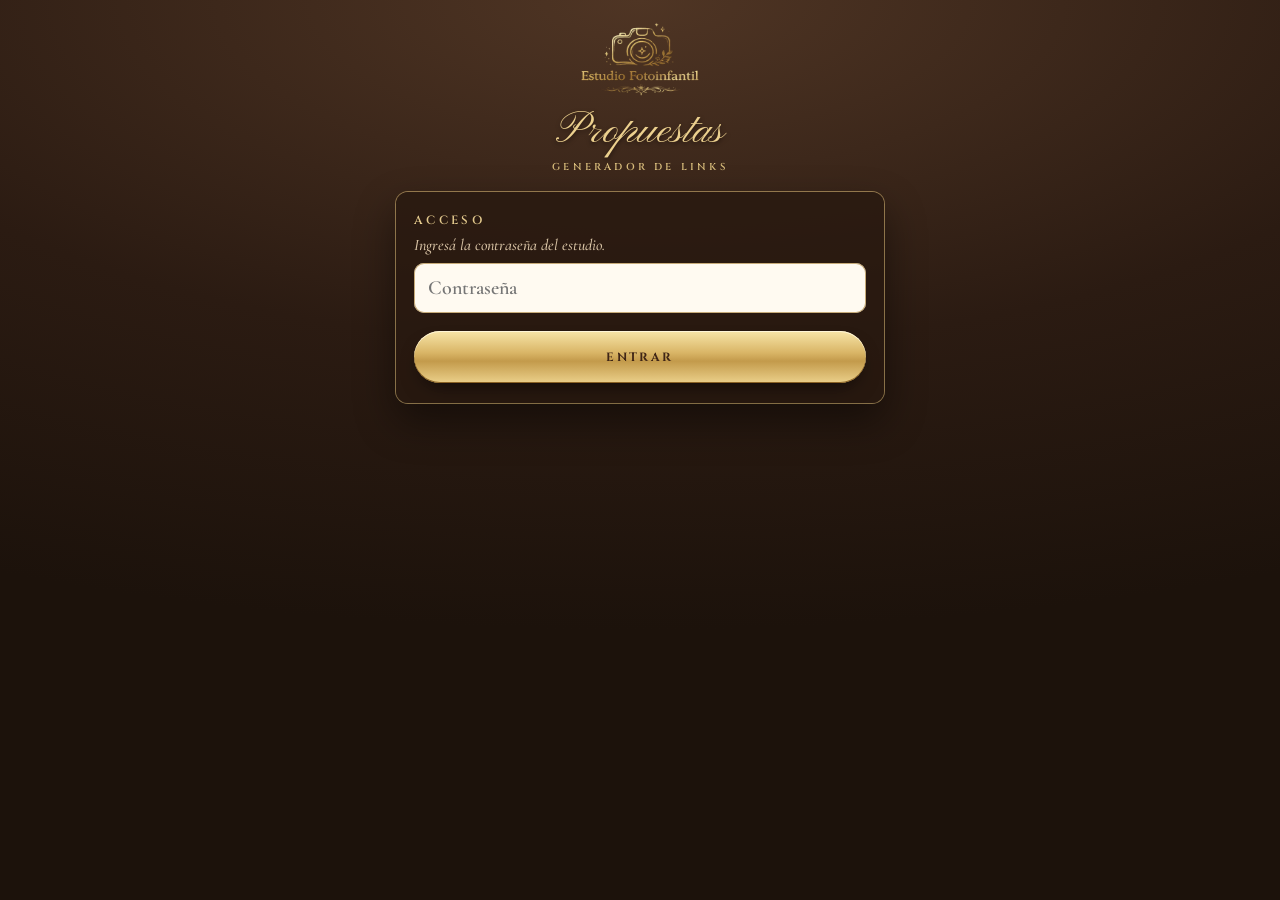
<file: navidad/crear.html>
<!doctype html>
<html lang="es"><head><meta charset="utf-8"><meta name="robots" content="noindex, nofollow">
<meta name="viewport" content="width=device-width, initial-scale=1">
<meta http-equiv="refresh" content="0; url=../crear.html?tipo=navidad">
<title>Generador de propuestas · Estudio Fotoinfantil</title>
<script>location.replace('../crear.html?tipo=navidad');</script>
</head><body style="background:#2b1b12;color:#f3e6d3;font-family:Georgia,serif;text-align:center;padding:40px 16px">
<a href="../crear.html?tipo=navidad" style="color:#ecd08e">Ir al generador de propuestas</a>
</body></html>
</file>
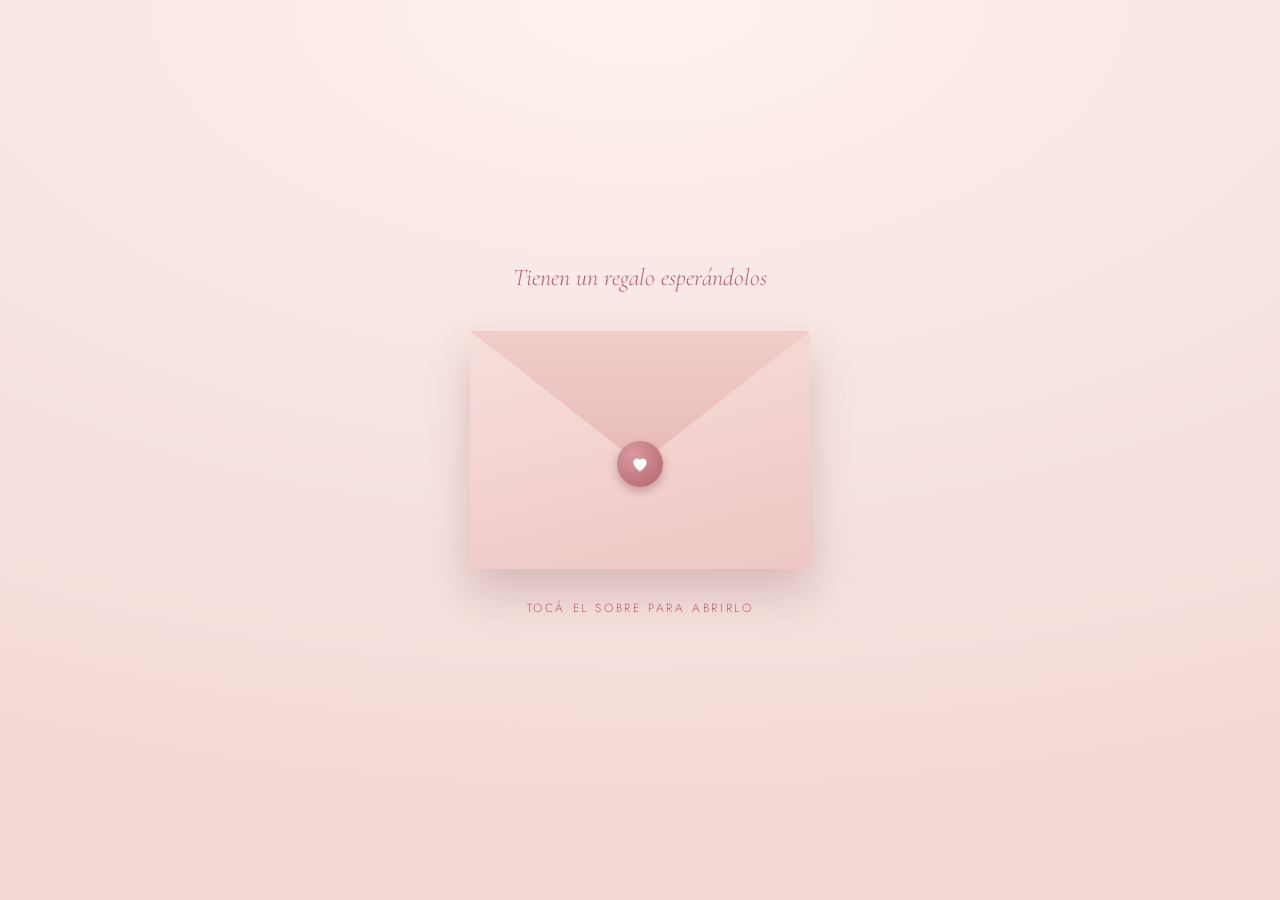
<file: regalo/tomi-y-bren.html>
<!DOCTYPE html>
<html lang="es-AR">
<head>
<meta charset="utf-8">
<meta name="viewport" content="width=device-width,initial-scale=1,viewport-fit=cover">
<title>Un regalo para ustedes</title>
<link rel="preconnect" href="https://fonts.googleapis.com">
<link href="https://fonts.googleapis.com/css2?family=Cormorant+Garamond:ital,wght@0,500;1,500&family=Jost:wght@300;400;500&display=swap" rel="stylesheet">
<style>
:root{--ink:#5a4146;--rose:#c98a8f;--rose2:#b0626a;--gold:#b8955a;--paper:#fffaf5}
*{box-sizing:border-box;margin:0}
html{color-scheme:light}
body{font:300 16px/1.6 'Jost',system-ui,sans-serif;color:var(--ink);min-height:100dvh;overflow-x:hidden;background:radial-gradient(120% 90% at 50% 0%,#fdf1ee,#f3d9d6)}
main{position:relative;z-index:1;min-height:100dvh;display:grid;place-items:center;padding:max(28px,env(safe-area-inset-top)) 20px max(28px,env(safe-area-inset-bottom))}
main>*{grid-area:1/1}
.serif{font-family:'Cormorant Garamond',Georgia,serif}

/* Sobre */
.env{position:relative;width:min(84vw,340px);aspect-ratio:10/7;border:0;background:none;cursor:pointer;perspective:900px;font:inherit;color:inherit;-webkit-tap-highlight-color:transparent;transition:transform .9s ease,opacity .8s ease,visibility 0s .9s}
.env>span{position:absolute}
.back{inset:0;border-radius:6px;background:#e8c2bf;box-shadow:0 22px 44px rgba(120,70,80,.25)}
.paper{left:7%;right:7%;top:7%;bottom:9%;z-index:2;border-radius:4px;background:var(--paper);display:grid;place-items:center;color:var(--rose);transition:transform 1.1s cubic-bezier(.2,.8,.2,1) .55s}
.front{inset:0;z-index:3;border-radius:6px;background:linear-gradient(165deg,#f7dedb,#eec7c4);clip-path:polygon(0 0,50% 56%,100% 0,100% 100%,0 100%)}
.flap{left:0;right:0;top:0;height:56%;z-index:4;transform-origin:top;background:linear-gradient(#f1cdca,#e7bab7);clip-path:polygon(0 0,100% 0,50% 100%);transition:transform .9s ease,z-index 0s .45s}
.seal{left:50%;top:56%;width:46px;height:46px;margin:-23px 0 0 -23px;z-index:5;border-radius:50%;display:grid;place-items:center;background:radial-gradient(circle at 35% 30%,#d99ba0,#b0626a);box-shadow:0 4px 10px rgba(120,50,60,.35);animation:pulse 2.4s ease-in-out infinite;transition:opacity .35s,transform .35s}
.pre,.hint{left:50%;transform:translateX(-50%);white-space:nowrap;text-align:center;transition:opacity .4s}
.pre{bottom:calc(100% + 34px);font-size:1.5rem;font-style:italic;color:var(--rose2)}
.hint{top:calc(100% + 30px);font-size:.74rem;letter-spacing:.22em;text-transform:uppercase;color:var(--rose2);animation:blink 2.6s ease-in-out infinite}
.open .flap{transform:rotateX(180deg);z-index:1}
.open .paper{transform:translateY(-46%)}
.open .seal{animation:none;opacity:0;transform:scale(1.6)}
.open .hint{animation:none;opacity:0}
.open .pre{opacity:0}
.reveal .env{transform:translateY(34px) scale(.92);opacity:0;visibility:hidden;pointer-events:none}
/* Centra el sobre en la pantalla del celular (la tarjeta oculta, más alta, lo empujaba hacia abajo) */
.env{align-self:start;margin-top:calc(50vh - max(28px,env(safe-area-inset-top)) - min(84vw,340px)*.35);margin-top:calc(50dvh - max(28px,env(safe-area-inset-top)) - min(84vw,340px)*.35)}
main:not(.reveal){height:100vh;height:100dvh;overflow:hidden}

/* Tarjeta */
.card{width:min(100%,400px);padding:36px 26px 24px;border-radius:20px;text-align:center;background:var(--paper);box-shadow:0 26px 60px rgba(120,70,80,.22);outline:1px solid rgba(184,149,90,.4);outline-offset:-10px;opacity:0;visibility:hidden;transform:translateY(28px) scale(.94);transition:opacity .9s ease,transform 1s cubic-bezier(.2,.8,.2,1),visibility 0s}
.reveal .card{opacity:1;visibility:visible;transform:none}
.r{opacity:0}
.reveal .r{animation:rise .9s cubic-bezier(.2,.8,.2,1) forwards;animation-delay:calc(var(--i)*.13s + .35s)}
.eyebrow{font-size:.74rem;letter-spacing:.28em;text-transform:uppercase;color:var(--gold)}
h1{font:italic 500 clamp(2rem,9vw,2.7rem)/1.1 'Cormorant Garamond',Georgia,serif;margin:8px 0 10px;color:var(--rose2);font-weight:500}
.orn{display:block;margin:0 auto 14px}
.msg b{font-weight:500}
dl{margin:20px 0 4px;display:grid;gap:12px}
dl div+div{border-top:1px solid rgba(184,149,90,.25);padding-top:12px}
dt{font-size:.7rem;letter-spacing:.26em;text-transform:uppercase;color:var(--rose)}
dd{font:500 1.55rem/1.2 'Cormorant Garamond',Georgia,serif}
.where{margin-top:16px;font-size:.92rem}
.btn{display:block;margin:20px auto 0;padding:14px 22px;border-radius:999px;background:linear-gradient(135deg,#d08f95,#b0626a);color:#fff;text-decoration:none;font-weight:500;letter-spacing:.04em;box-shadow:0 8px 20px rgba(176,98,106,.35)}
.map{display:inline-block;margin-top:14px;color:var(--rose2);font-size:.9rem;text-underline-offset:4px}
footer{margin-top:22px;padding-top:14px;border-top:1px dashed rgba(184,149,90,.5);font-size:.78rem;line-height:1.8}
footer a{color:inherit;text-underline-offset:3px}
footer a{white-space:nowrap} /* que el WhatsApp y el Instagram no se corten en dos renglones */
.nova{opacity:.7}

/* Pétalos */
.petal{position:fixed;top:-5vh;left:var(--x);width:var(--s);height:calc(var(--s)*1.3);background:linear-gradient(135deg,#f6cfd0,#e9a9ae);border-radius:150% 0 150% 0;opacity:.55;pointer-events:none;z-index:0;animation:fall var(--d) linear var(--w) infinite}
@keyframes fall{to{transform:translate3d(var(--dx),108vh,0) rotate(540deg)}}
@keyframes pulse{50%{transform:scale(1.08)}}
@keyframes blink{50%{opacity:.35}}
@keyframes rise{from{opacity:0;transform:translateY(14px)}to{opacity:1;transform:none}}
@media (prefers-reduced-motion:reduce){*{animation-duration:.01ms!important;animation-delay:0s!important;transition-duration:.01ms!important;transition-delay:0s!important}.petal{display:none}}
</style>
</head>
<body>
<main>
  <button class="env" id="open" aria-label="Abrir el sobre">
    <span class="pre serif">Tienen un regalo esperándolos</span>
    <span class="back"></span>
    <span class="paper"><svg width="30" height="30" viewBox="0 0 24 24" fill="currentColor" aria-hidden="true"><path d="M12 21s-8-5.2-8-11a4.5 4.5 0 0 1 8-2.8A4.5 4.5 0 0 1 20 10c0 5.800-8 11-8 11z"/></svg></span>
    <span class="front"></span>
    <span class="flap"></span>
    <span class="seal"><svg width="20" height="20" viewBox="0 0 24 24" fill="#fff" aria-hidden="true"><path d="M12 21s-8-5.2-8-11a4.5 4.5 0 0 1 8-2.8A4.5 4.5 0 0 1 20 10c0 5.800-8 11-8 11z"/></svg></span>
    <span class="hint">Tocá el sobre para abrirlo</span>
  </button>

  <section class="card">
    <p class="eyebrow r" style="--i:0">Un regalo para ustedes</p>
    <h1 class="r" style="--i:1">Para <span data-f="para"></span></h1>
    <svg class="orn r" style="--i:2" width="120" height="14" viewBox="0 0 120 14" aria-hidden="true"><path d="M0 7h46M74 7h46" stroke="#b8955a" stroke-width=".8"/><path d="M60 12s-5.500-3.500-5.500-7.500a3 3 0 0 1 5.500-1.600A3 3 0 0 1 65.500 4.500C65.500 8.500 60 12 60 12z" fill="#c98a8f"/></svg>
    <p class="msg r" style="--i:3"><b data-f="de"></b> les regalan una sesión de fotos de embarazo.<br><span data-f="mensaje"></span></p>
    <dl class="r" style="--i:4">
      <div><dt>Día</dt><dd id="dia"></dd></div>
      <div><dt>Fecha</dt><dd id="fecha"></dd></div>
      <div><dt>Horario</dt><dd id="hora"></dd></div>
    </dl>
    <p class="where r" style="--i:5"><b data-f="estudio"></b><br><span data-f="direccion"></span></p>
    <a class="btn r" style="--i:6" id="wa" target="_blank" rel="noopener">Confirmar por WhatsApp</a>
    <a class="map r" style="--i:6" id="map" target="_blank" rel="noopener">Cómo llegar</a>
    <footer class="r" style="--i:7">
      Instagram <a id="ig" target="_blank" rel="noopener"></a> · WhatsApp <a id="wa2" target="_blank" rel="noopener"></a>
      <p class="nova">Invitación digital por <a id="nova" target="_blank" rel="noopener"></a></p>
    </footer>
  </section>
</main>

<script>
/* ✏️ EDITÁ SOLO ESTE BLOQUE para cada clienta */
const CONFIG = {
  para: "Tomi y Bren",                              // quien recibe el regalo
  de: "Mía, Gonza, Delia y Jorge",                              // quien lo regala
  fecha: "2026-11-26",                     // AAAA-MM-DD (el día de la semana se calcula solo)
  hora: "18:15",                           // formato 24 hs
  estudio: "Estudio Foto Infantil",
  direccion: "Lopez May 2946, Gregorio de Laferrere",
  mapa: "https://maps.app.goo.gl/AnGkXfpr1pr8x3rx8",
  mensaje: "Para que esta etapa tan linda quede guardada para siempre. ¡Los esperamos con mucho cariño!",
  wa: "5491130448139",                     // WhatsApp sin + ni espacios
  waTexto: "+54 9 11 3044-8139",
  ig: "Estudio_fotoinfantil",
  nova: "Novainvite.co"
};

const $ = s => document.querySelector(s);
document.querySelectorAll('[data-f]').forEach(e => e.textContent = CONFIG[e.dataset.f]);

const d = new Date(CONFIG.fecha + 'T12:00:00');
const f = o => new Intl.DateTimeFormat('es-AR', o).format(d);
const dia = f({weekday:'long'});
$('#dia').textContent = dia[0].toUpperCase() + dia.slice(1);
$('#fecha').textContent = f({day:'numeric', month:'long', year:'numeric'});
$('#hora').textContent = CONFIG.hora + ' hs';

const msg = `¡Hola! Somos ${CONFIG.para}. Recibimos el regalo de ${CONFIG.de} 🎁 y queremos confirmar nuestra sesión del ${dia} ${f({day:'numeric', month:'long'})} a las ${CONFIG.hora} hs.`;
$('#wa').href = `https://wa.me/${CONFIG.wa}?text=${encodeURIComponent(msg)}`;
$('#map').href = CONFIG.mapa;
$('#ig').href = 'https://instagram.com/' + CONFIG.ig;       $('#ig').textContent = '@' + CONFIG.ig;
$('#wa2').href = 'https://wa.me/' + CONFIG.wa;              $('#wa2').textContent = CONFIG.waTexto;
$('#nova').href = 'https://instagram.com/' + CONFIG.nova;   $('#nova').textContent = '@' + CONFIG.nova;

for (let i = 0; i < 14; i++) {
  const p = document.createElement('i');
  p.className = 'petal';
  p.style.cssText = `--x:${Math.random()*100}vw;--s:${10+Math.random()*10}px;--d:${14+Math.random()*12}s;--w:-${Math.random()*20}s;--dx:${(Math.random()-.5)*30}vw`;
  document.body.appendChild(p);
}

const stage = $('main'), still = matchMedia('(prefers-reduced-motion:reduce)').matches;
$('#open').addEventListener('click', () => {
  stage.classList.add('open');
  setTimeout(() => stage.classList.add('reveal'), still ? 200 : 1900);
}, {once:true});
</script>
</body>
</html>
</file>
